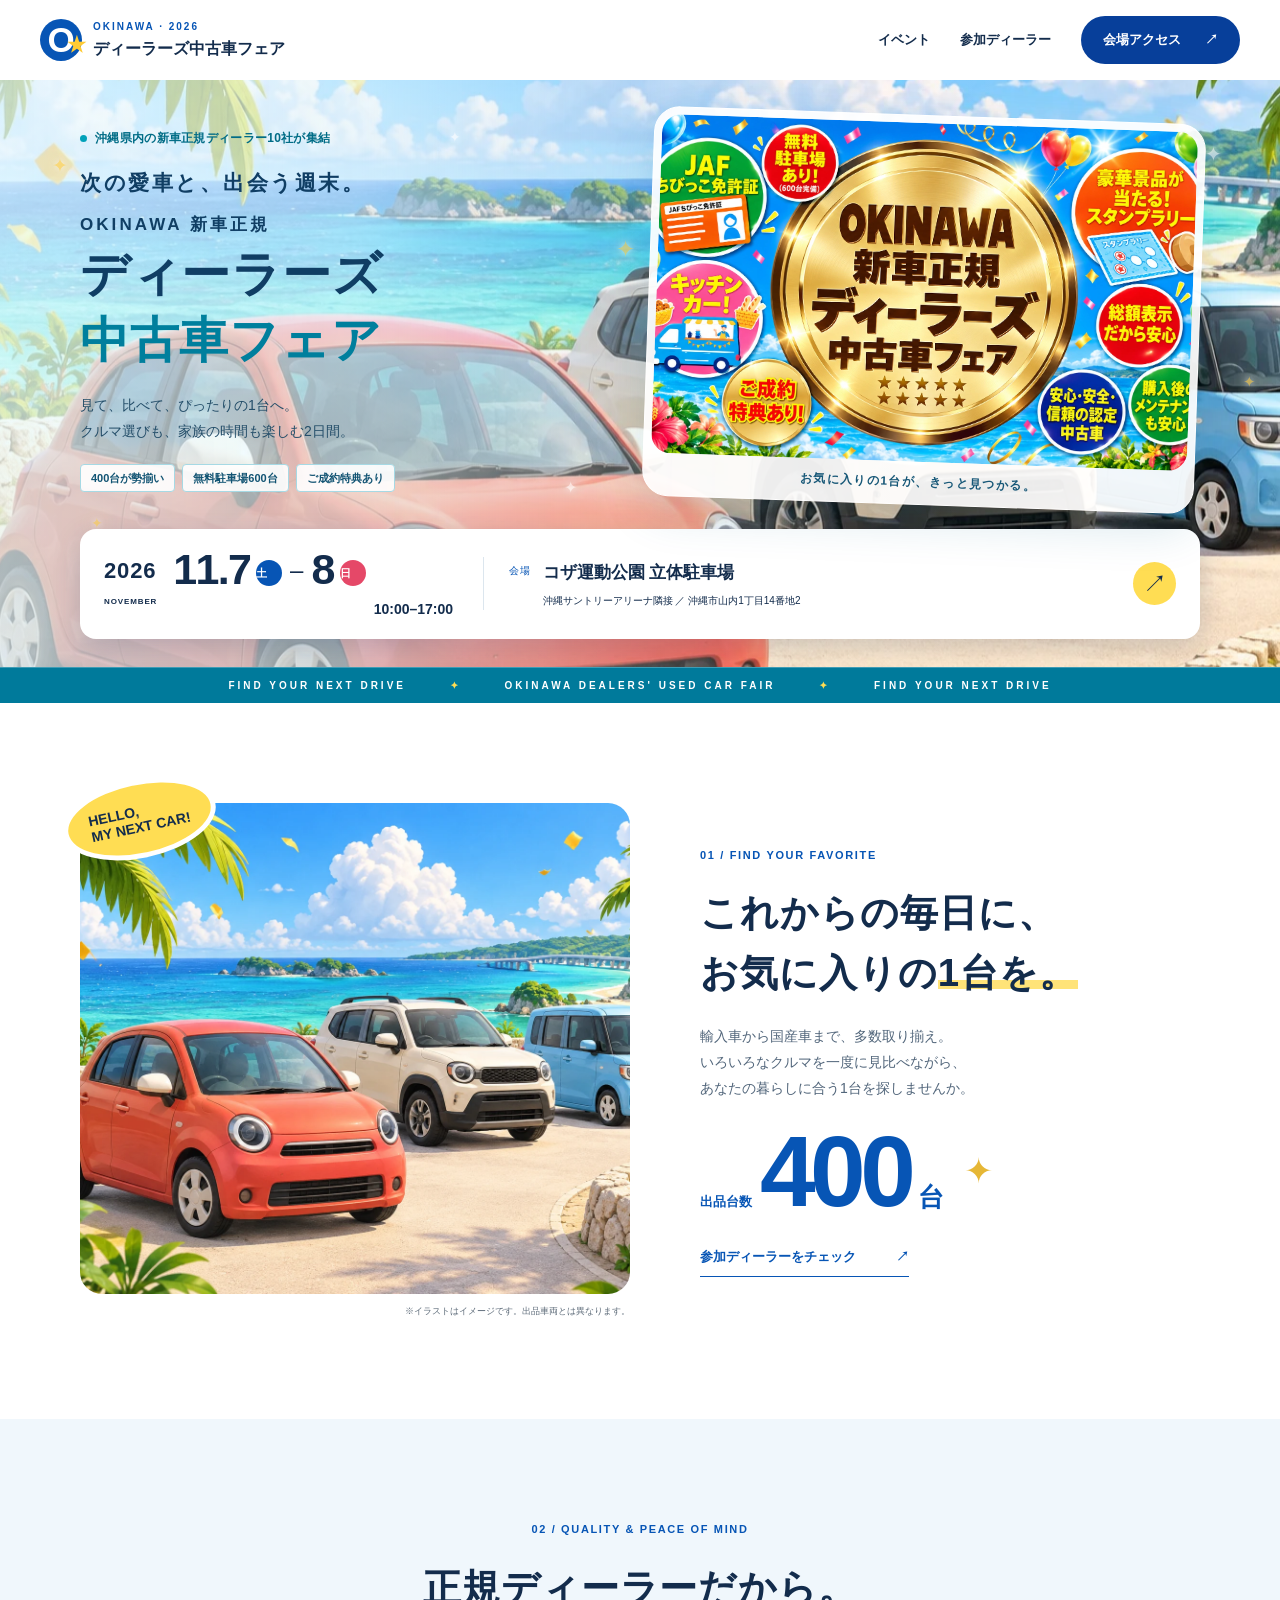
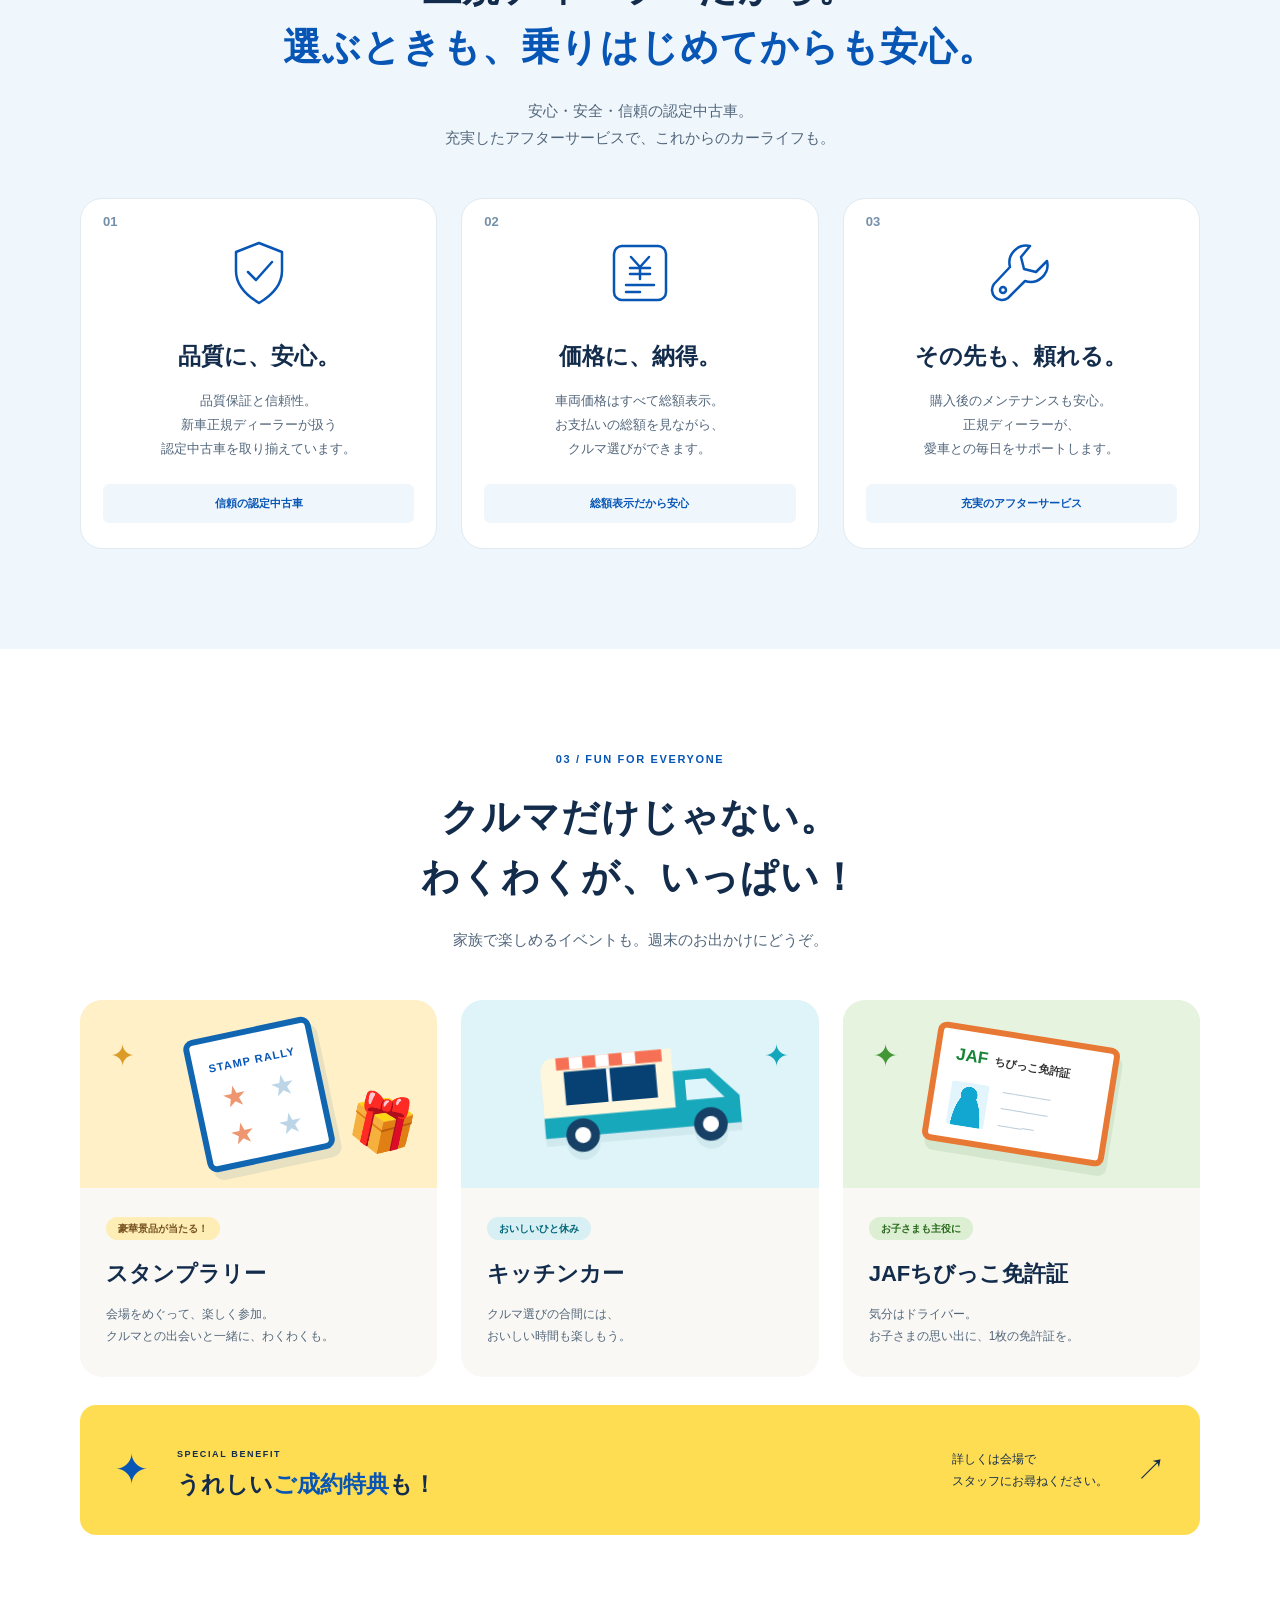
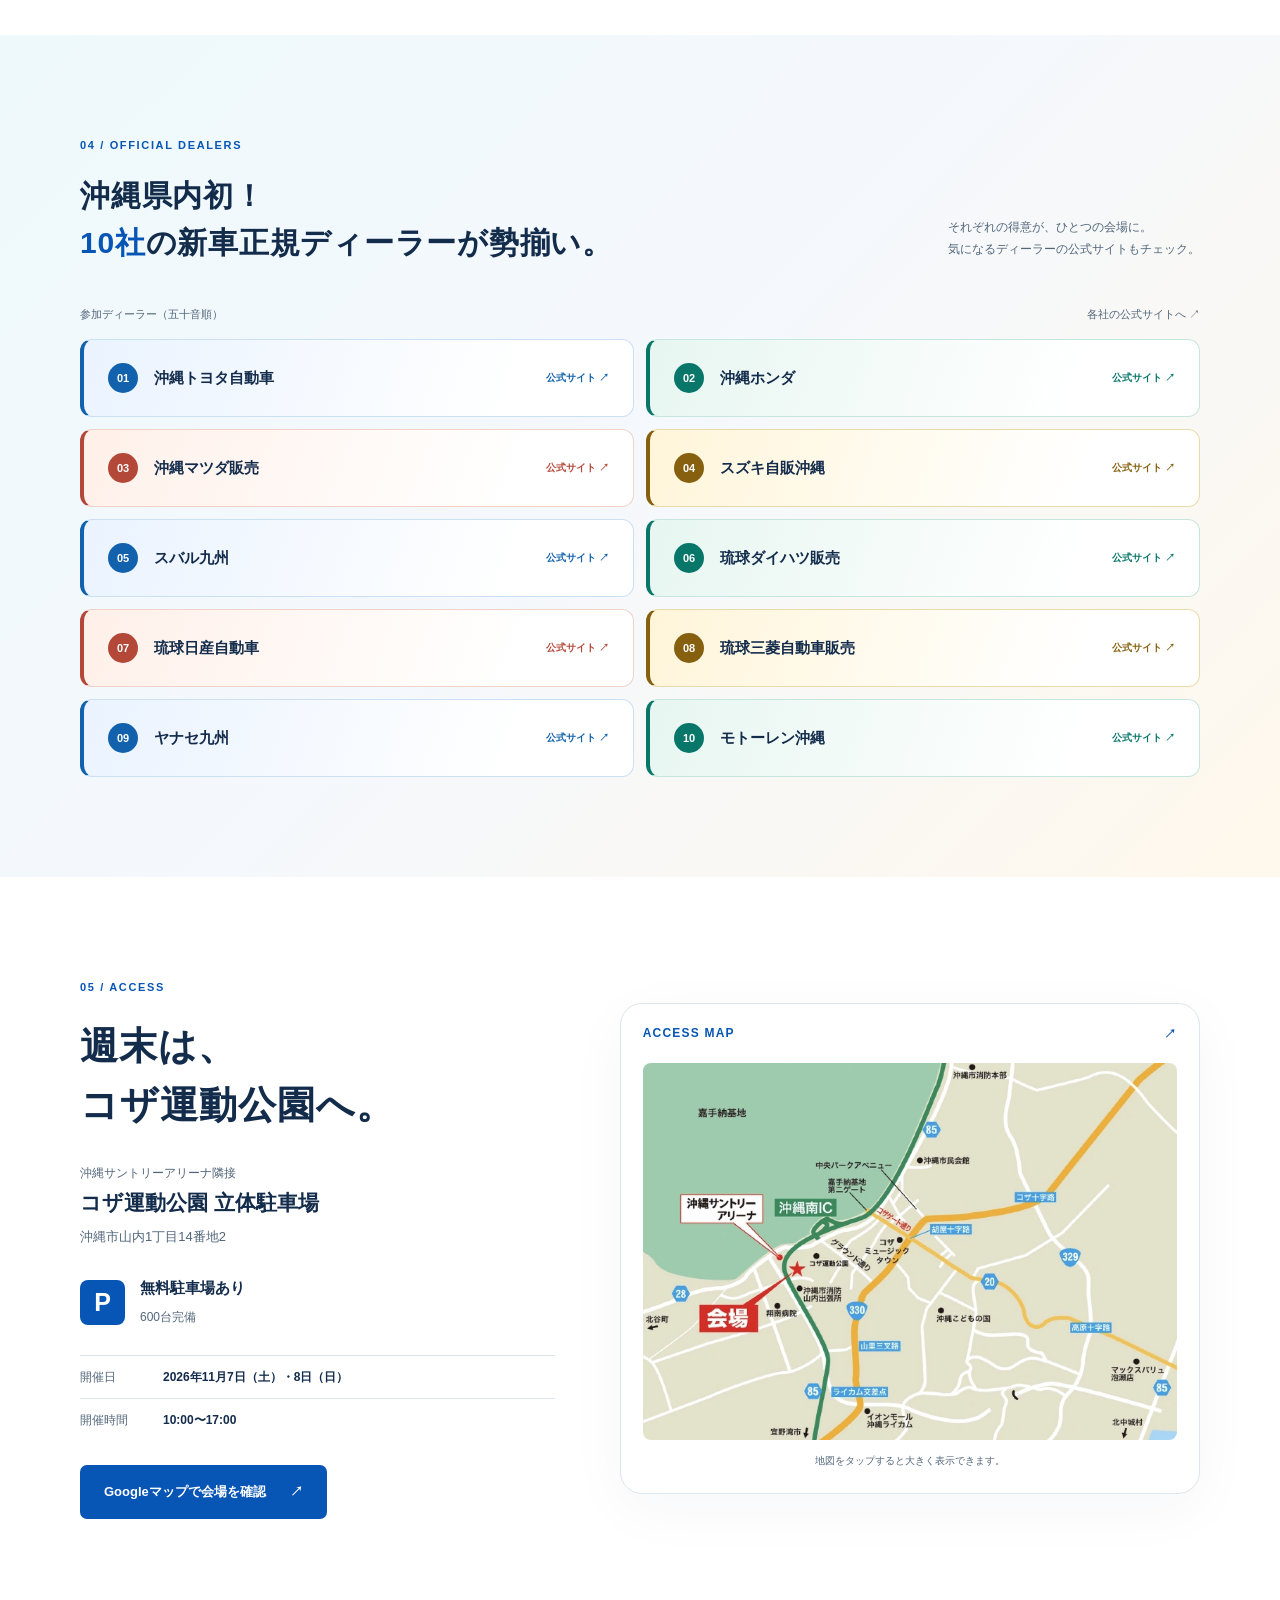
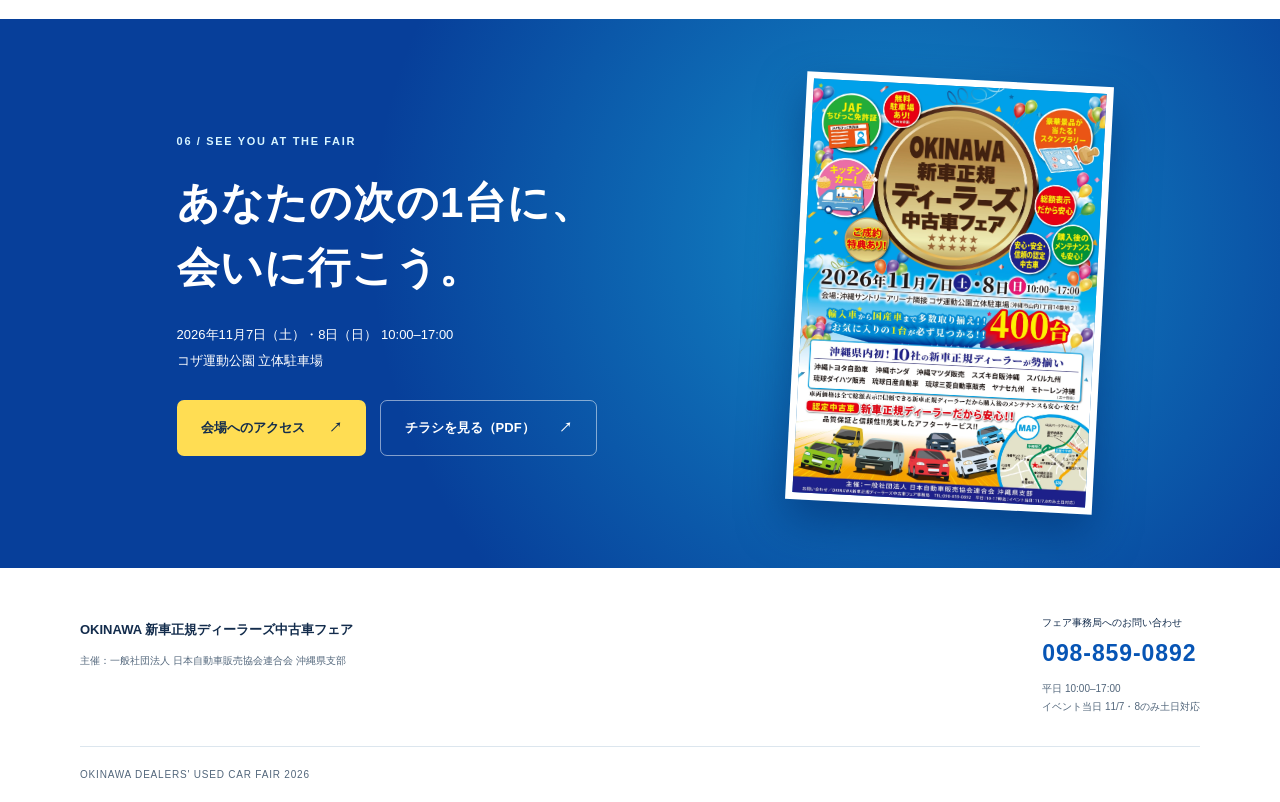
<file: index.html>
<!doctype html>
<html lang="ja">
<head>
  <meta charset="utf-8">
  <meta name="viewport" content="width=device-width, initial-scale=1">
  <title>OKINAWA 新車正規ディーラーズ中古車フェア｜2026年11月7日・8日</title>
  <meta name="description" content="沖縄県内10社の新車正規ディーラーが勢揃い。400台の中古車からお気に入りの1台を。2026年11月7日・8日、コザ運動公園立体駐車場で開催。無料駐車場600台完備。">
  <meta name="theme-color" content="#073f9a">
  <link rel="icon" href="./assets/favicon.svg" type="image/svg+xml">
  <link rel="stylesheet" href="./styles.css?v=mobilemedal12">
  <script src="./script.js?v=20261006-dealers10" defer></script>
  <link rel="stylesheet" href="./sp-preview.css?v=20261006-dealers10">
</head>
<body>
<svg xmlns="http://www.w3.org/2000/svg" width="0" height="0" style="position:absolute" aria-hidden="true"><symbol id="shield" viewBox="0 0 72 72"><path d="M36 6l23 9v19c0 16-13 26-23 32C26 60 13 50 13 34V15z"/><path d="M25 35l8 8 16-18"/></symbol><symbol id="price" viewBox="0 0 72 72"><rect x="10" y="9" width="52" height="54" rx="8"/><path d="M22 48h28M22 55h14M27 20l9 10 9-10M36 30v12M26 31h20M26 37h20"/></symbol><symbol id="tools" viewBox="0 0 72 72"><path d="M45 9a17 17 0 0 0-20 21L9 47a10 10 0 0 0 14 14l17-17A17 17 0 0 0 62 24L51 35l-12-3-3-12z"/><circle cx="18" cy="53" r="3"/></symbol></svg>
  <a class="skip-link" href="#main">本文へ移動</a>
  <header class="header">
    <a class="brand" href="#top" aria-label="OKINAWA ディーラーズ中古車フェア トップ"><span class="brand-mark" aria-hidden="true">O<span>★</span></span><span><small>OKINAWA · 2026</small>ディーラーズ中古車フェア</span></a>
    <nav aria-label="メインナビゲーション"><a href="#fun">イベント</a><a href="#dealers">参加ディーラー</a><a class="nav-access" href="#access">会場アクセス <span aria-hidden="true">↗</span></a></nav>
  </header>
  <main id="main">
    <section class="hero" id="top" aria-labelledby="hero-title">
      <div class="hero-scenery" aria-hidden="true"></div>
      <div class="hero-sparkles" aria-hidden="true"><span style="--x:4%;--y:12%;--size:22px;--delay:-0.00s">✦</span><span style="--x:35%;--y:8%;--size:16px;--delay:-0.31s">✦</span><span style="--x:48%;--y:25%;--size:27px;--delay:-0.62s">✦</span><span style="--x:94%;--y:10%;--size:24px;--delay:-0.93s">✦</span><span style="--x:97%;--y:47%;--size:18px;--delay:-1.24s">✦</span><span style="--x:44%;--y:64%;--size:19px;--delay:-1.55s">✦</span><span style="--x:7%;--y:70%;--size:16px;--delay:-1.86s">✦</span><span style="--x:54%;--y:7%;--size:12px;--delay:-2.17s">✦</span><span style="--x:73%;--y:73%;--size:14px;--delay:-2.48s">✦</span><span style="--x:29%;--y:76%;--size:13px;--delay:-2.79s">✦</span></div>
      <div class="hero-inner container">
        <div class="sp-hero-visual"><img src="./assets/hero-sp.webp" alt="" width="1024" height="1536" fetchpriority="high"><small>※車両・風景はイメージです。</small></div>
        <div class="hero-copy">
          <p class="eyebrow light"><span></span> 沖縄県内の新車正規ディーラー10社が集結</p>
          <p class="hero-kicker">次の愛車と、出会う週末。</p>
          <h1 id="hero-title"><span>OKINAWA 新車正規</span>ディーラーズ<br><em>中古車フェア</em></h1>
          <p class="hero-lead">見て、比べて、ぴったりの1台へ。<br>クルマ選びも、家族の時間も楽しむ2日間。</p>
          <div class="hero-tags"><span>400台が勢揃い</span><span>無料駐車場600台</span><span>ご成約特典あり</span></div>
        </div>
        <div class="hero-art"><picture><source media="(max-width: 760px)" srcset="./assets/hero-medal-upgraded.webp" width="1672" height="941"><img src="./assets/hero-flyer.webp" alt="金色のメダルを囲むバルーン。JAFちびっこ免許証、キッチンカー、スタンプラリーも楽しめる中古車フェア" width="1489" height="943" fetchpriority="high"></picture><span class="art-caption">お気に入りの1台が、きっと見つかる。</span></div>
        <div class="event-bar">
          <div class="event-date"><span class="date-year">2026<br><small>NOVEMBER</small></span><div><time datetime="2026-11-07">11.7<span class="day saturday">土</span></time><span class="date-separator">–</span><time datetime="2026-11-08">8<span class="day sunday">日</span></time><span class="time">10:00–17:00</span></div></div>
          <div class="event-place"><span class="label">会場</span><div><strong>コザ運動公園 立体駐車場</strong><small>沖縄サントリーアリーナ隣接 ／ 沖縄市山内1丁目14番地2</small></div></div>
          <a class="round-arrow" href="#access" aria-label="会場へのアクセスを見る">↗</a>
        </div>
      </div>
      <div class="hero-bottom" aria-hidden="true">FIND YOUR NEXT DRIVE <span>✦</span> OKINAWA DEALERS' USED CAR FAIR <span>✦</span> FIND YOUR NEXT DRIVE</div>
    </section>

    <section class="section selection container" aria-labelledby="selection-title">
      <div class="selection-photo"><img src="./assets/okinawa-drive.webp" alt="沖縄の青い海を背景に並ぶ、赤・白・青の車のイメージイラスト" width="1536" height="1024" loading="lazy"><span class="photo-note">※イラストはイメージです。出品車両とは異なります。</span><div class="photo-sticker">HELLO,<br>MY NEXT CAR!</div></div>
      <div class="selection-copy"><p class="eyebrow">01 / FIND YOUR FAVORITE</p><h2 id="selection-title">これからの毎日に、<br>お気に入りの<span class="underline">1台を。</span></h2><p>輸入車から国産車まで、多数取り揃え。<br>いろいろなクルマを一度に見比べながら、<br class="desktop-only">あなたの暮らしに合う1台を探しませんか。</p><div class="big-number"><span>出品台数</span><strong>400</strong><b>台</b><span class="number-star" aria-hidden="true">✦</span></div><a class="text-link" href="#dealers">参加ディーラーをチェック <span aria-hidden="true">↗</span></a></div>
    </section>

    <section class="section trust" id="quality" aria-labelledby="trust-title"><div class="container">
      <div class="section-heading"><p class="eyebrow">02 / QUALITY & PEACE OF MIND</p><h2 id="trust-title">正規ディーラーだから。<br><span class="blue">選ぶときも、乗りはじめてからも安心。</span></h2><p>安心・安全・信頼の認定中古車。<br>充実したアフターサービスで、これからのカーライフも。</p></div>
      <div class="trust-grid">
        <article class="trust-card"><span class="card-number">01</span><svg class="line-icon" aria-hidden="true"><use href="#shield"/></svg><h3>品質に、安心。</h3><p>品質保証と信頼性。<br>新車正規ディーラーが扱う<br>認定中古車を取り揃えています。</p><span class="card-tag">信頼の認定中古車</span></article>
        <article class="trust-card"><span class="card-number">02</span><svg class="line-icon" aria-hidden="true"><use href="#price"/></svg><h3>価格に、納得。</h3><p>車両価格はすべて総額表示。<br>お支払いの総額を見ながら、<br>クルマ選びができます。</p><span class="card-tag">総額表示だから安心</span></article>
        <article class="trust-card"><span class="card-number">03</span><svg class="line-icon" aria-hidden="true"><use href="#tools"/></svg><h3>その先も、頼れる。</h3><p>購入後のメンテナンスも安心。<br>正規ディーラーが、<br>愛車との毎日をサポートします。</p><span class="card-tag">充実のアフターサービス</span></article>
      </div>
    </div></section>

    <section class="section fun container" id="fun" aria-labelledby="fun-title"><div class="section-heading"><p class="eyebrow">03 / FUN FOR EVERYONE</p><h2 id="fun-title">クルマだけじゃない。<br>わくわくが、いっぱい！</h2><p>家族で楽しめるイベントも。週末のお出かけにどうぞ。</p></div>
      <div class="fun-grid">
        <article class="fun-card stamp"><div class="fun-art" aria-hidden="true"><div class="stamp-sheet"><span>STAMP RALLY</span><div>★<i>★</i>★<i>★</i></div></div><span class="spark">✦</span><span class="gift-box">🎁</span></div><div class="fun-content"><span class="pill">豪華景品が当たる！</span><h3>スタンプラリー</h3><p>会場をめぐって、楽しく参加。<br>クルマとの出会いと一緒に、わくわくも。</p></div></article>
        <article class="fun-card food"><div class="fun-art" aria-hidden="true"><svg class="truck" viewBox="0 0 260 145"><path fill="#fff7dd" d="M30 24h139v77H20V41a17 17 0 0 1 10-17"/><path fill="#18a8bc" d="M169 50h42l31 33v31H20V91h149z"/><path fill="#dff5fc" d="M182 61h23l20 23h-43z"/><path fill="#074174" d="M46 40h104v38H46z"/><path fill="#fff" d="M94 40h4v38h-4z"/><path fill="#f67055" d="M38 24h120v14H38z"/><path fill="#fff" d="M53 24h15v14H53zm30 0h15v14H83zm30 0h15v14h-15z"/><circle cx="62" cy="113" r="19" fill="#164065"/><circle cx="62" cy="113" r="9" fill="#fff"/><circle cx="207" cy="113" r="19" fill="#164065"/><circle cx="207" cy="113" r="9" fill="#fff"/></svg><span class="spark">✦</span></div><div class="fun-content"><span class="pill">おいしいひと休み</span><h3>キッチンカー</h3><p>クルマ選びの合間には、<br>おいしい時間も楽しもう。</p></div></article>
        <article class="fun-card kids"><div class="fun-art" aria-hidden="true"><div class="license"><b>JAF</b><span>ちびっこ免許証</span><div><i></i><span>━━━━<br>━━━━<br>━━━</span></div></div><span class="spark">✦</span></div><div class="fun-content"><span class="pill">お子さまも主役に</span><h3>JAFちびっこ免許証</h3><p>気分はドライバー。<br>お子さまの思い出に、1枚の免許証を。</p></div></article>
      </div>
      <div class="benefit"><span class="benefit-icon" aria-hidden="true">✦</span><div><small>SPECIAL BENEFIT</small><h3>うれしい<span>ご成約特典</span>も！</h3></div><p>詳しくは会場で<br>スタッフにお尋ねください。</p><span aria-hidden="true">↗</span></div>
    </section>

    <section class="section dealers" id="dealers" aria-labelledby="dealers-title"><div class="container"><div class="dealer-heading"><div><p class="eyebrow">04 / OFFICIAL DEALERS</p><h2 id="dealers-title">沖縄県内初！<br><span class="blue">10社</span>の新車正規ディーラーが勢揃い。</h2></div><p>それぞれの得意が、ひとつの会場に。<br>気になるディーラーの公式サイトもチェック。</p></div><p class="small-label">参加ディーラー（五十音順）<span>各社の公式サイトへ ↗</span></p>
      <div class="dealer-grid">
        <a href="https://www.okinawa-toyota.co.jp/" rel="noopener noreferrer"><span class="dealer-no">01</span><strong>沖縄トヨタ自動車</strong><span class="dealer-link">公式サイト ↗</span></a>
        <a href="https://www.okinawa-honda.com/" rel="noopener noreferrer"><span class="dealer-no">02</span><strong>沖縄ホンダ</strong><span class="dealer-link">公式サイト ↗</span></a>
        <a href="https://okinawa-mazda.jp/" rel="noopener noreferrer"><span class="dealer-no">03</span><strong>沖縄マツダ販売</strong><span class="dealer-link">公式サイト ↗</span></a>
        <a href="https://www.suzuki.co.jp/dealer/sj-okinawa/" rel="noopener noreferrer"><span class="dealer-no">04</span><strong>スズキ自販沖縄</strong><span class="dealer-link">公式サイト ↗</span></a>
        <a href="https://kyushu-subaru.jp/okinawa/" rel="noopener noreferrer"><span class="dealer-no">05</span><strong>スバル九州</strong><span class="dealer-link">公式サイト ↗</span></a>
        <a href="https://www.ryukyu-daihatsu.co.jp/" rel="noopener noreferrer"><span class="dealer-no">06</span><strong>琉球ダイハツ販売</strong><span class="dealer-link">公式サイト ↗</span></a>
        <a href="https://ni-ryukyu.nissan-dealer.jp/top.html" rel="noopener noreferrer"><span class="dealer-no">07</span><strong>琉球日産自動車</strong><span class="dealer-link">公式サイト ↗</span></a>
        <a href="https://www.ryukyu-mitsubishi.co.jp/" rel="noopener noreferrer"><span class="dealer-no">08</span><strong>琉球三菱自動車販売</strong><span class="dealer-link">公式サイト ↗</span></a>
        <a href="https://www.yanase.co.jp/mercedes-benz/store/011401/info/" rel="noopener noreferrer"><span class="dealer-no">09</span><strong>ヤナセ九州</strong><span class="dealer-link">公式サイト ↗</span></a>
        <a href="https://okinawa.bmw.jp/ja" rel="noopener noreferrer"><span class="dealer-no">10</span><strong>モトーレン沖縄</strong><span class="dealer-link">公式サイト ↗</span></a>
      </div>
    </div></section>

    <section class="section access container" id="access" aria-labelledby="access-title"><div class="access-copy"><p class="eyebrow">05 / ACCESS</p><h2 id="access-title">週末は、<br>コザ運動公園へ。</h2><p class="access-sub">沖縄サントリーアリーナ隣接</p><h3>コザ運動公園 立体駐車場</h3><p>沖縄市山内1丁目14番地2</p><div class="parking"><span aria-hidden="true">P</span><div><strong>無料駐車場あり</strong><small>600台完備</small></div></div><dl class="access-details"><div><dt>開催日</dt><dd>2026年11月7日（土）・8日（日）</dd></div><div><dt>開催時間</dt><dd>10:00〜17:00</dd></div></dl><a class="button blue-button" href="https://www.google.com/maps/search/?api=1&amp;query=コザ運動公園立体駐車場" rel="noopener noreferrer">Googleマップで会場を確認 <span aria-hidden="true">↗</span></a></div><div class="map-panel"><span class="map-heading">ACCESS MAP <span aria-hidden="true">↗</span></span><p class="pinch-hint">指2本で広げて（ピンチアウトして）ご覧ください。</p><a href="./assets/access-map.webp" rel="noopener" aria-label="アクセス地図を大きく表示"><img src="./assets/access-map.webp" alt="沖縄南ICの南側、沖縄サントリーアリーナ隣接のコザ運動公園が会場。周辺にはコザ十字路、胡屋十字路、国道330号があります。" width="759" height="536" loading="lazy"></a><span class="map-note">地図をタップすると大きく表示できます。</span></div></section>

    <section class="visit" id="visit" aria-labelledby="visit-title"><div class="container visit-inner"><div><p class="eyebrow light">06 / SEE YOU AT THE FAIR</p><h2 id="visit-title">あなたの次の1台に、<br>会いに行こう。</h2><p>2026年11月7日（土）・8日（日） 10:00–17:00<br>コザ運動公園 立体駐車場</p><div class="visit-buttons"><a class="button yellow-button" href="#access">会場へのアクセス <span aria-hidden="true">↗</span></a><a class="button outline-button" href="./assets/flyer.pdf" rel="noopener">チラシを見る（PDF） <span aria-hidden="true">↗</span></a></div></div><a class="flyer-preview" href="./assets/flyer.pdf" rel="noopener" aria-label="イベントのチラシPDFを開く"><img src="./assets/flyer.webp" alt="OKINAWA新車正規ディーラーズ中古車フェアのチラシ" width="1489" height="2106" loading="lazy"></a></div></section>
  </main>
  <footer class="footer container"><div><strong>OKINAWA 新車正規ディーラーズ中古車フェア</strong><p>主催：一般社団法人 日本自動車販売協会連合会 沖縄県支部</p></div><div class="contact"><small>フェア事務局へのお問い合わせ</small><a href="tel:0988590892">098-859-0892</a><p>平日 10:00–17:00<br>イベント当日 11/7・8のみ土日対応</p></div><p class="copyright">OKINAWA DEALERS' USED CAR FAIR 2026</p></footer>
  <div class="mobile-cta"><span>11/7<span class="sat-text">土</span>・8<span class="sun-text">日</span><small>10:00–17:00</small></span><a href="#access">会場アクセス <span aria-hidden="true">↗</span></a></div>
</body>
</html>
</file>
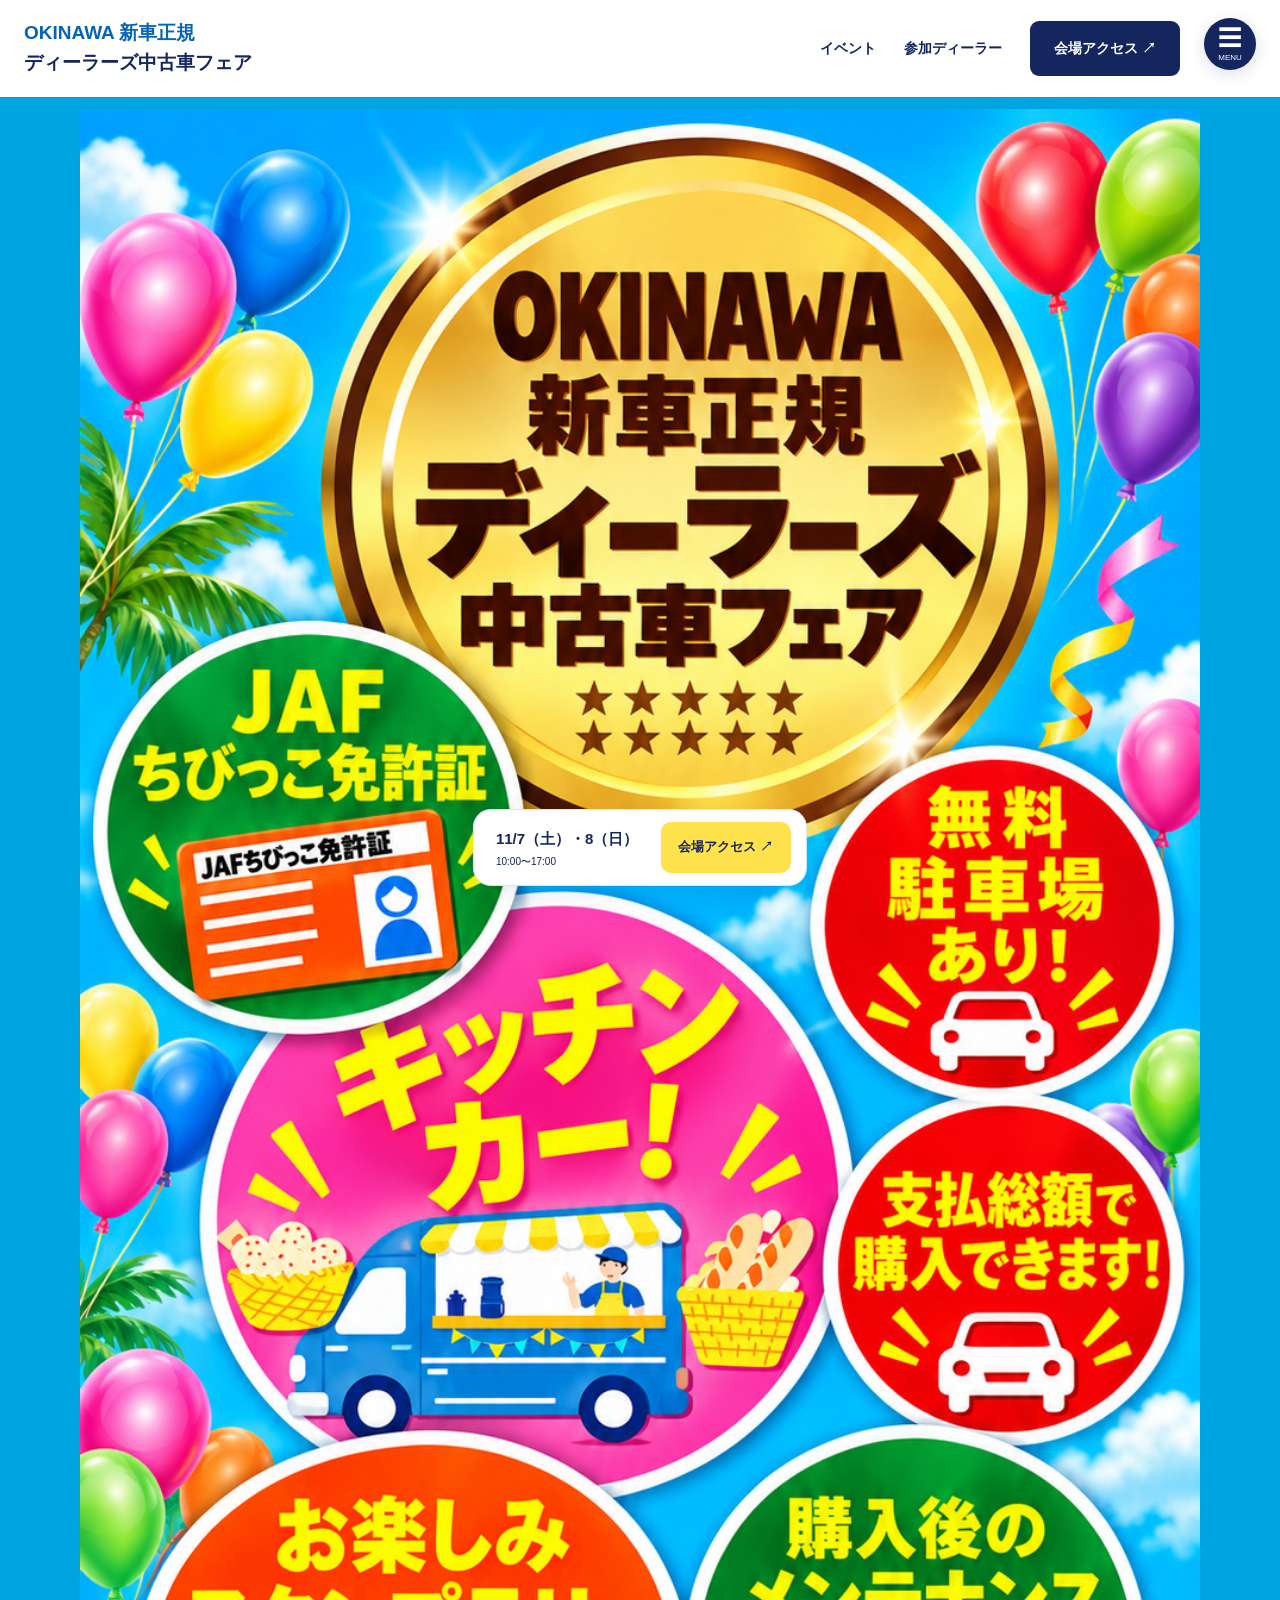
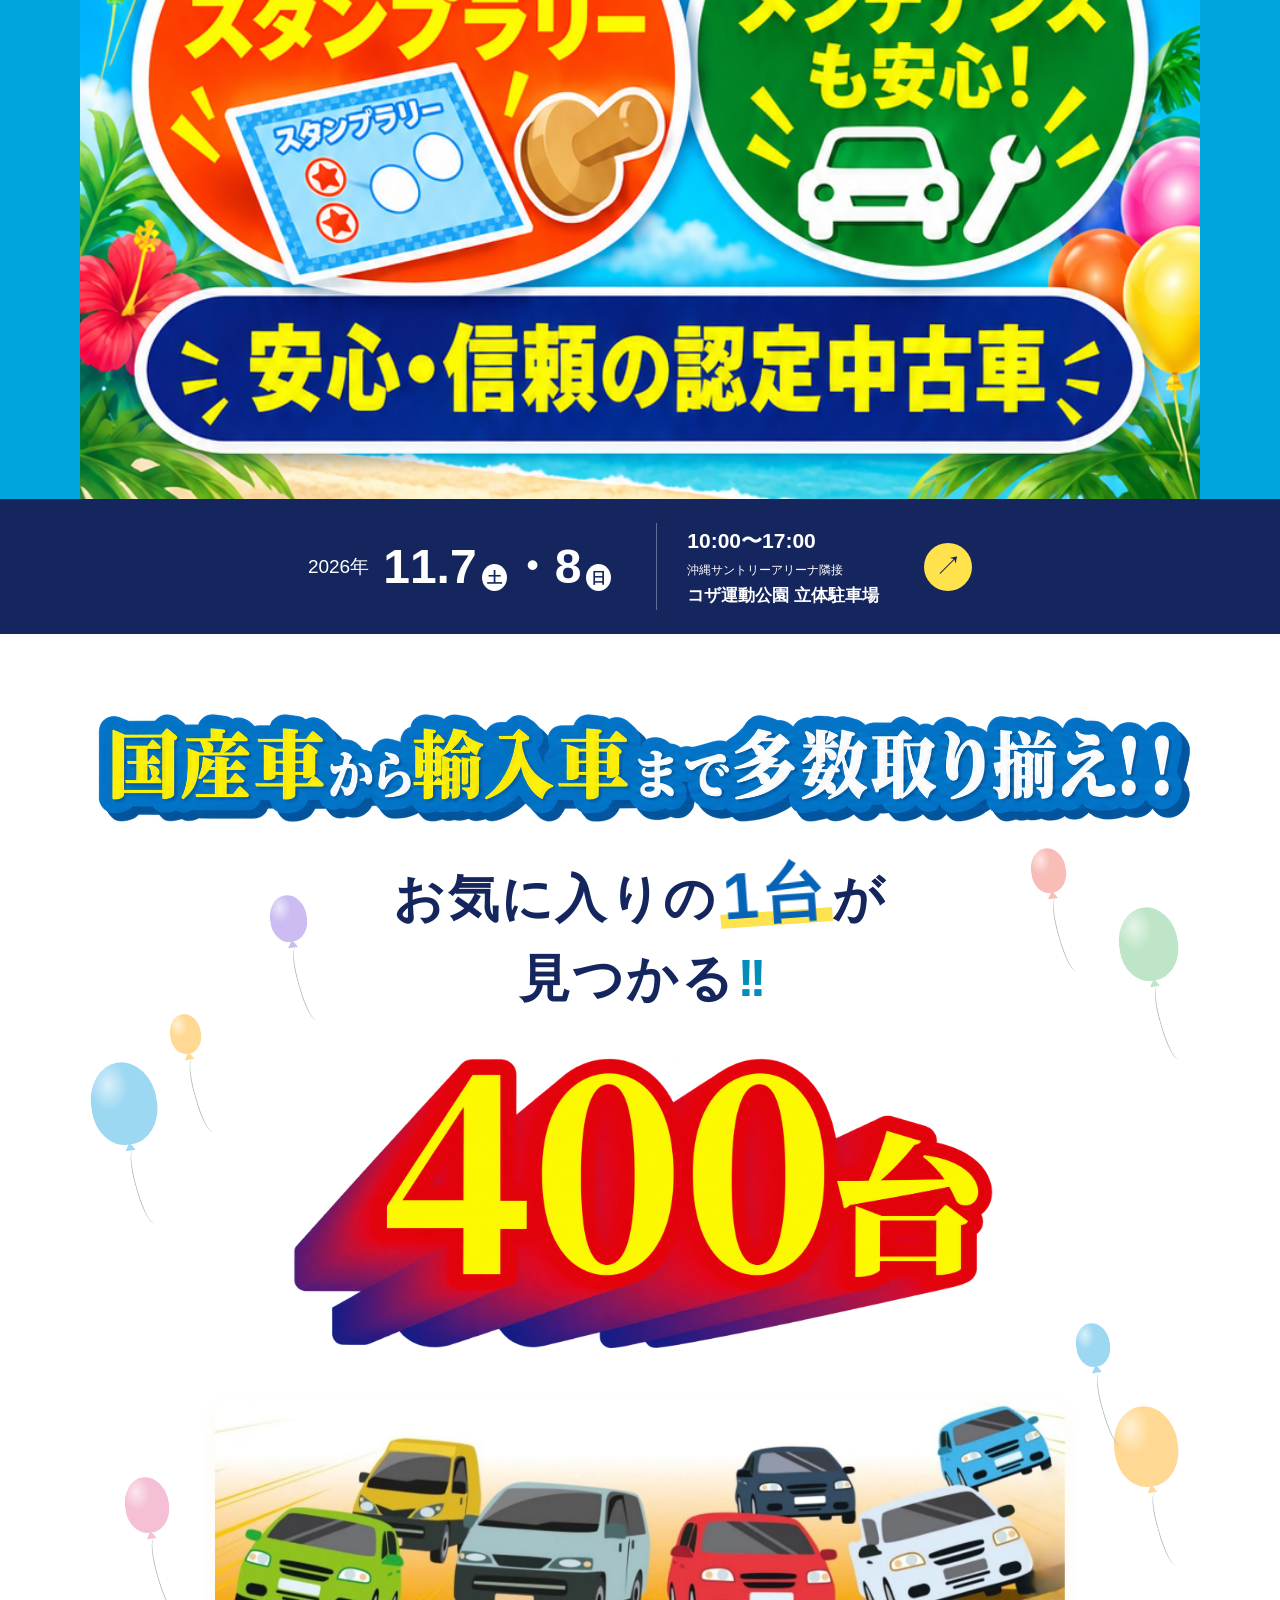
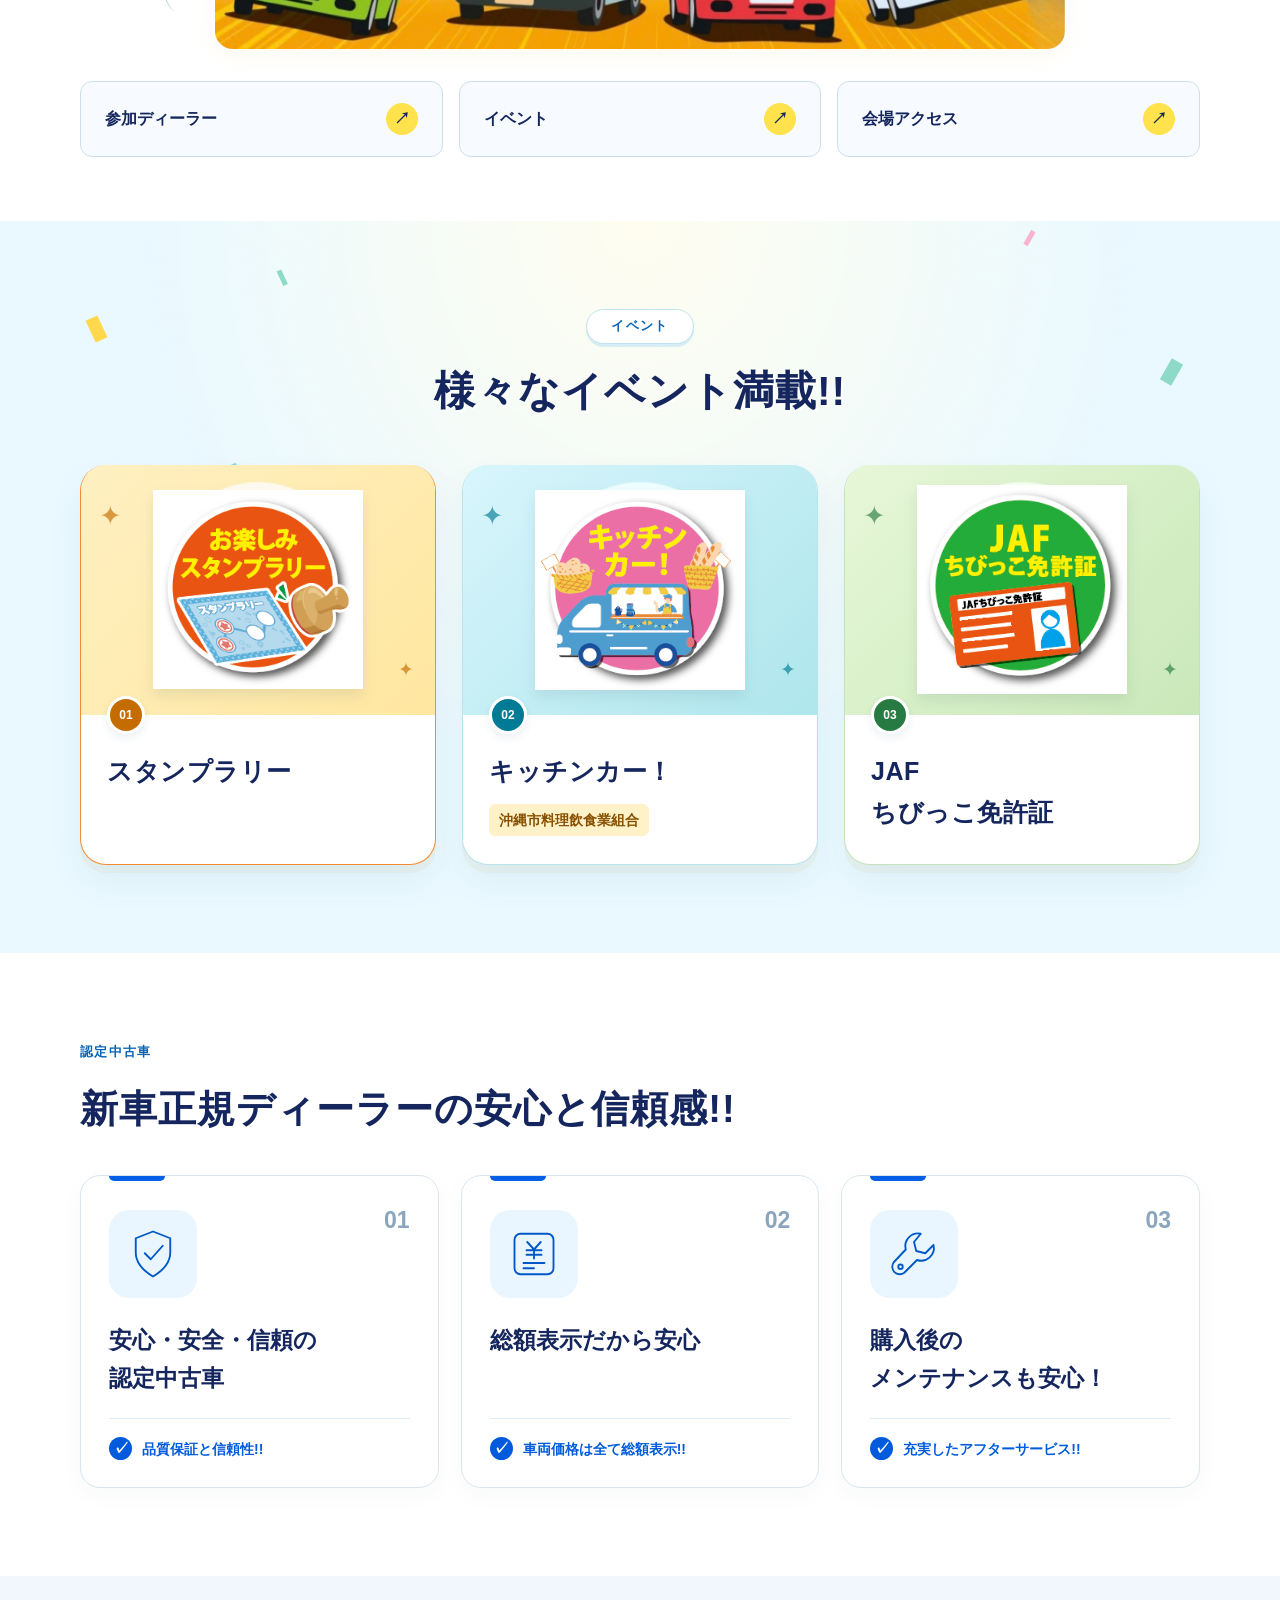
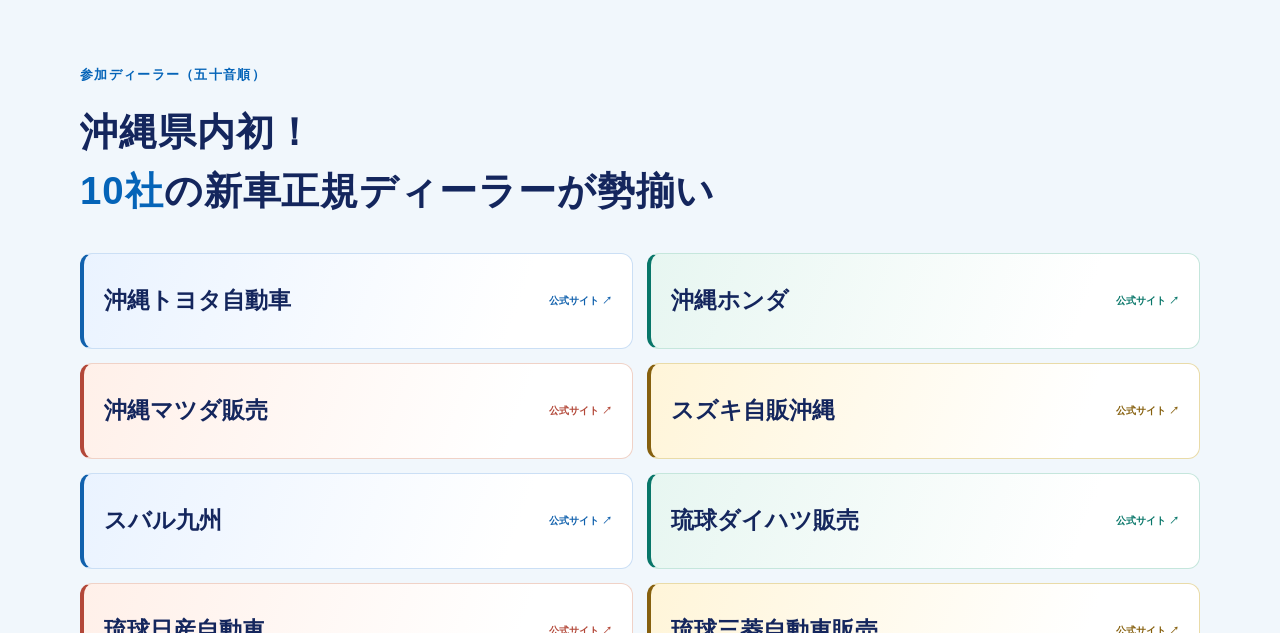
<file: revision-20261009/index.html>
<!doctype html>
<html lang="ja"><head><meta charset="utf-8"><meta name="viewport" content="width=device-width,initial-scale=1"><title>OKINAWA 新車正規ディーラーズ中古車フェア｜2026年11月7日・8日</title><meta name="description" content="沖縄県内初！10社の新車正規ディーラーが勢揃い。2026年11月7日・8日、コザ運動公園立体駐車場。400台、無料駐車場260台完備。"><link rel="icon" href="./assets/favicon.svg"><link rel="stylesheet" href="./flyer-lp.css"><script src="./premium-nav.js" defer></script><script src="./flyer-motion.js?v=14" defer></script><link rel="stylesheet" href="./revision.css?v=14"></head>
<body><svg xmlns="http://www.w3.org/2000/svg" width="0" height="0" style="position:absolute" aria-hidden="true"><symbol id="shield" viewBox="0 0 72 72"><path d="M36 6l23 9v19c0 16-13 26-23 32C26 60 13 50 13 34V15z"/><path d="M25 35l8 8 16-18"/></symbol><symbol id="price" viewBox="0 0 72 72"><rect x="10" y="9" width="52" height="54" rx="8"/><path d="M22 48h28M22 55h14M27 20l9 10 9-10M36 30v12M26 31h20M26 37h20"/></symbol><symbol id="tools" viewBox="0 0 72 72"><path d="M45 9a17 17 0 0 0-20 21L9 47a10 10 0 0 0 14 14l17-17A17 17 0 0 0 62 24L51 35l-12-3-3-12z"/><circle cx="18" cy="53" r="3"/></symbol></svg><a class="skip" href="#main">本文へ移動</a><header><a class="brand" href="#top"><small>OKINAWA 新車正規</small>ディーラーズ中古車フェア</a><nav aria-label="メインナビゲーション"><a href="#fun">イベント</a><a href="#dealers">参加ディーラー</a><a class="pill" href="#access">会場アクセス ↗</a></nav><button class="menu-toggle" aria-haspopup="dialog" aria-expanded="false" aria-controls="fair-menu"><span aria-hidden="true">☰</span><small>MENU</small></button></header>
<dialog id="fair-menu" aria-labelledby="menu-title"><div class="menu-head"><p id="menu-title">OKINAWA<br><strong>ディーラーズ中古車フェア</strong></p><button class="menu-close" aria-label="メニューを閉じる">×</button></div><img src="./assets/hero-flyer.jpg" alt=""><nav aria-label="フェア内メニュー"><a href="#top">トップ <span>↗</span></a><a href="#fun">イベント <span>↗</span></a><a href="#quality">認定中古車 <span>↗</span></a><a href="#dealers">参加ディーラー <span>↗</span></a><a href="#access">会場アクセス <span>↗</span></a><a href="./assets/flyer.pdf">チラシ <span>↗</span></a></nav><a class="button" href="./assets/flyer.pdf">チラシを見る（PDF） ↗</a><p>2026年11月7日（土）・8日（日）<br>10:00〜17:00</p></dialog>
<main id="main"><section class="hero" id="top"><h1 class="sr-only">OKINAWA 新車正規ディーラーズ中古車フェア</h1><picture><source media="(max-width:800px)" srcset="./assets/flyer-hero-sp.png" width="941" height="1672"><img class="hero-image" src="./assets/hero-flyer.jpg" alt="OKINAWA 新車正規ディーラーズ中古車フェア。JAFちびっこ免許証、キッチンカー、お楽しみスタンプラリー、支払総額で購入できます。" width="1489" height="943" fetchpriority="high"></picture><div class="date-band"><p><span>2026年</span><strong>11.7<small>土</small>・8<small>日</small></strong></p><div><b>10:00〜17:00</b><br>沖縄サントリーアリーナ隣接<br><strong>コザ運動公園 立体駐車場</strong></div><a href="#access" aria-label="会場アクセス">↗</a></div></section>
<section class="intro wrap"><div class="intro-balloons" aria-hidden="true"><i class="fair-balloon"></i><i class="fair-balloon"></i><i class="fair-balloon"></i><i class="fair-balloon"></i><i class="fair-balloon"></i><i class="fair-balloon"></i><i class="fair-balloon"></i><i class="fair-balloon"></i></div><p class="kicker stock-heading" data-text-motion="burst"><img src="./assets/stock-heading.png?v=16" width="2172" height="724" alt="国産車から輸入車まで多数取り揃え!!"></p><h2><span class="intro-line">お気に入りの<span class="one-car" data-text-motion="roll">1台</span>が</span><br><span class="intro-line">見つかる<span class="exclaim">!!</span></span></h2><div class="stock stock-art"><span class="stock-crop" data-text-motion="pop" role="img" aria-label="400台"><img src="./assets/400.png" alt="" width="1884" height="835"></span></div><div class="flyer-cars" role="button" tabindex="0" aria-label="車のイラストのアニメーションを再生"><img src="./assets/7cars.jpg" width="1874" height="552" alt="チラシに掲載された色とりどりの車のイラスト"></div><div class="shortcuts"><a href="#dealers">参加ディーラー <span>↗</span></a><a href="#fun">イベント <span>↗</span></a><a href="#access">会場アクセス <span>↗</span></a></div></section>
<section class="events section" id="fun"><div class="wrap"><p class="section-label">イベント</p><h2>様々なイベント満載!!</h2><div class="event-grid"><article><div class="event-art stamp" aria-hidden="true"><img src="./assets/stamp.png" alt=""></div><span class="event-no">01</span><h3>スタンプラリー</h3></article><article><div class="event-art food" aria-hidden="true"><img src="./assets/kitchen.png" alt=""></div><span class="event-no">02</span><h3>キッチンカー！</h3><p>沖縄市料理飲食業組合</p></article><article><div class="event-art jaf" aria-hidden="true"><img src="./assets/jaf.png" alt=""></div><span class="event-no">03</span><h3>JAF<br>ちびっこ免許証</h3></article></div>
		<!--<div class="benefit"><span data-text-motion="bounce">ご成約特典あり！</span></div>--></div></section>
<section class="section wrap" id="quality"><p class="section-label">認定中古車</p><h2>新車正規ディーラーの安心と信頼感!!</h2><div class="trust-grid"><article><span class="trust-number">01</span><svg class="trust-icon" aria-hidden="true"><use href="#shield"/></svg><h3>安心・安全・信頼の<br>認定中古車</h3><p>品質保証と信頼性!!</p></article><article><span class="trust-number">02</span><svg class="trust-icon" aria-hidden="true"><use href="#price"/></svg><h3>総額表示だから安心</h3><p>車両価格は全て総額表示!!</p></article><article><span class="trust-number">03</span><svg class="trust-icon" aria-hidden="true"><use href="#tools"/></svg><h3>購入後の<br>メンテナンスも安心！</h3><p>充実したアフターサービス!!</p></article></div></section>
<section class="section dealers" id="dealers"><div class="wrap"><p class="section-label">参加ディーラー（五十音順）</p><h2><span data-text-motion="type">沖縄県内初！</span><br><em>10社</em>の<span data-text-motion="block">新車正規ディーラー</span>が勢揃い</h2><div class="dealer-grid">
        <a href="https://www.okinawa-toyota.co.jp/" rel="noopener noreferrer"><strong>沖縄トヨタ自動車</strong><span class="dealer-link">公式サイト ↗</span></a>
        <a href="https://www.okinawa-honda.com/" rel="noopener noreferrer"><strong>沖縄ホンダ</strong><span class="dealer-link">公式サイト ↗</span></a>
        <a href="https://okinawa-mazda.jp/" rel="noopener noreferrer"><strong>沖縄マツダ販売</strong><span class="dealer-link">公式サイト ↗</span></a>
        <a href="https://www.suzuki.co.jp/dealer/sj-okinawa/" rel="noopener noreferrer"><strong>スズキ自販沖縄</strong><span class="dealer-link">公式サイト ↗</span></a>
        <a href="https://kyushu-subaru.jp/okinawa/" rel="noopener noreferrer"><strong>スバル九州</strong><span class="dealer-link">公式サイト ↗</span></a>
        <a href="https://www.ryukyu-daihatsu.co.jp/" rel="noopener noreferrer"><strong>琉球ダイハツ販売</strong><span class="dealer-link">公式サイト ↗</span></a>
        <a href="https://ni-ryukyu.nissan-dealer.jp/top.html" rel="noopener noreferrer"><strong>琉球日産自動車</strong><span class="dealer-link">公式サイト ↗</span></a>
        <a href="https://www.ryukyu-mitsubishi.co.jp/" rel="noopener noreferrer"><strong>琉球三菱自動車販売</strong><span class="dealer-link">公式サイト ↗</span></a>
        <a href="https://www.yanase.co.jp/mercedes-benz/store/011401/" rel="noopener noreferrer"><strong>ヤナセ九州</strong><span class="dealer-link">公式サイト ↗</span></a>
        <a href="https://okinawa.bmw.jp/ja" rel="noopener noreferrer"><strong>モトーレン沖縄</strong><span class="dealer-link">公式サイト ↗</span></a>
      </div></div></section>
<section class="section wrap access" id="access"><div><p class="section-label">会場</p><h2>コザ運動公園<br>立体駐車場</h2><p>沖縄サントリーアリーナ隣接<br>沖縄市山内1丁目14番地2</p><div class="parking">無料駐車場あり！<strong><span data-text-motion="pop">260</span><small>台完備</small></strong></div><p>2026年11月7日（土）・8日（日）<br><b>10:00〜17:00</b></p><a class="button" href="https://maps.app.goo.gl/4VG3jn9uLN3oYCYA8">Googleマップで確認 ↗</a></div><figure><a href="./assets/access-map-client.jpg"><img src="./assets/access-map-client.jpg" width="1818" height="1282" loading="lazy" alt="会場案内図。沖縄南ICの南側、沖縄サントリーアリーナ隣接のコザ運動公園。"></a><figcaption>地図をタップすると大きく表示できます。</figcaption></figure></section>
		<!--
<section class="section flyer-section" id="flyer"><div class="wrap flyer-layout"><div><p class="section-label">チラシ</p><h2><span data-text-motion="up">OKINAWA</span><br>新車正規ディーラーズ<br>中古車フェア</h2><p>2026年11月7日（土）・8日（日）<br>10:00〜17:00</p><a class="button" href="">チラシを見る（PDF） ↗</a></div><a href=""><img src="" width="1489" height="2105" loading="lazy" alt="中古車フェアのチラシ全体"></a></div></section>
-->
</main>
<footer class="wrap"><p>主催：一般社団法人 日本自動車販売協会連合会 沖縄県支部</p><p>お問い合わせ／OKINAWA新車正規ディーラーズ中古車フェア事務局</p><a href="tel:0988590892">098-859-0892</a><p>平日 10:00〜17:00<br>イベント当日：11/7・8のみ土日対応</p></footer><aside class="floating" aria-label="開催日時と会場アクセス"><div><b>11/7（土）・8（日）</b><small>10:00〜17:00</small></div><a href="#access">会場アクセス ↗</a></aside></body></html>
</file>
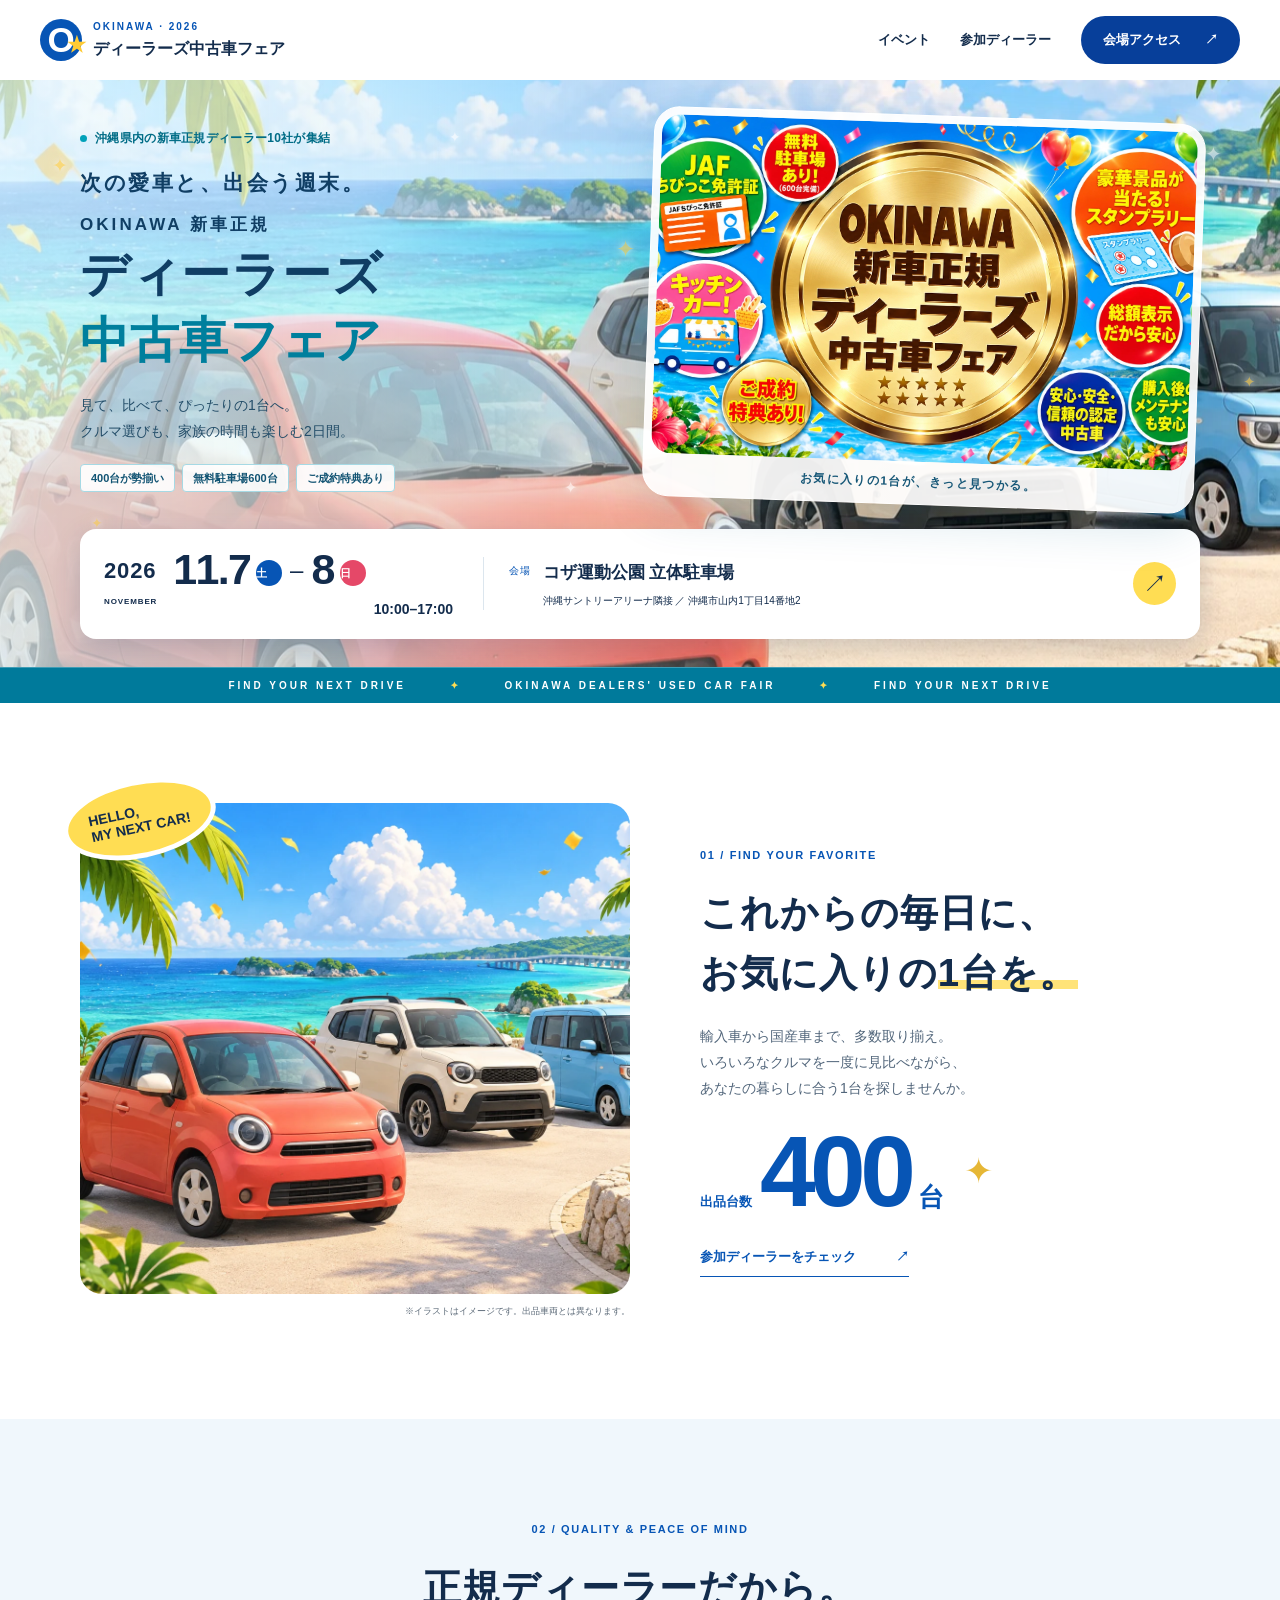
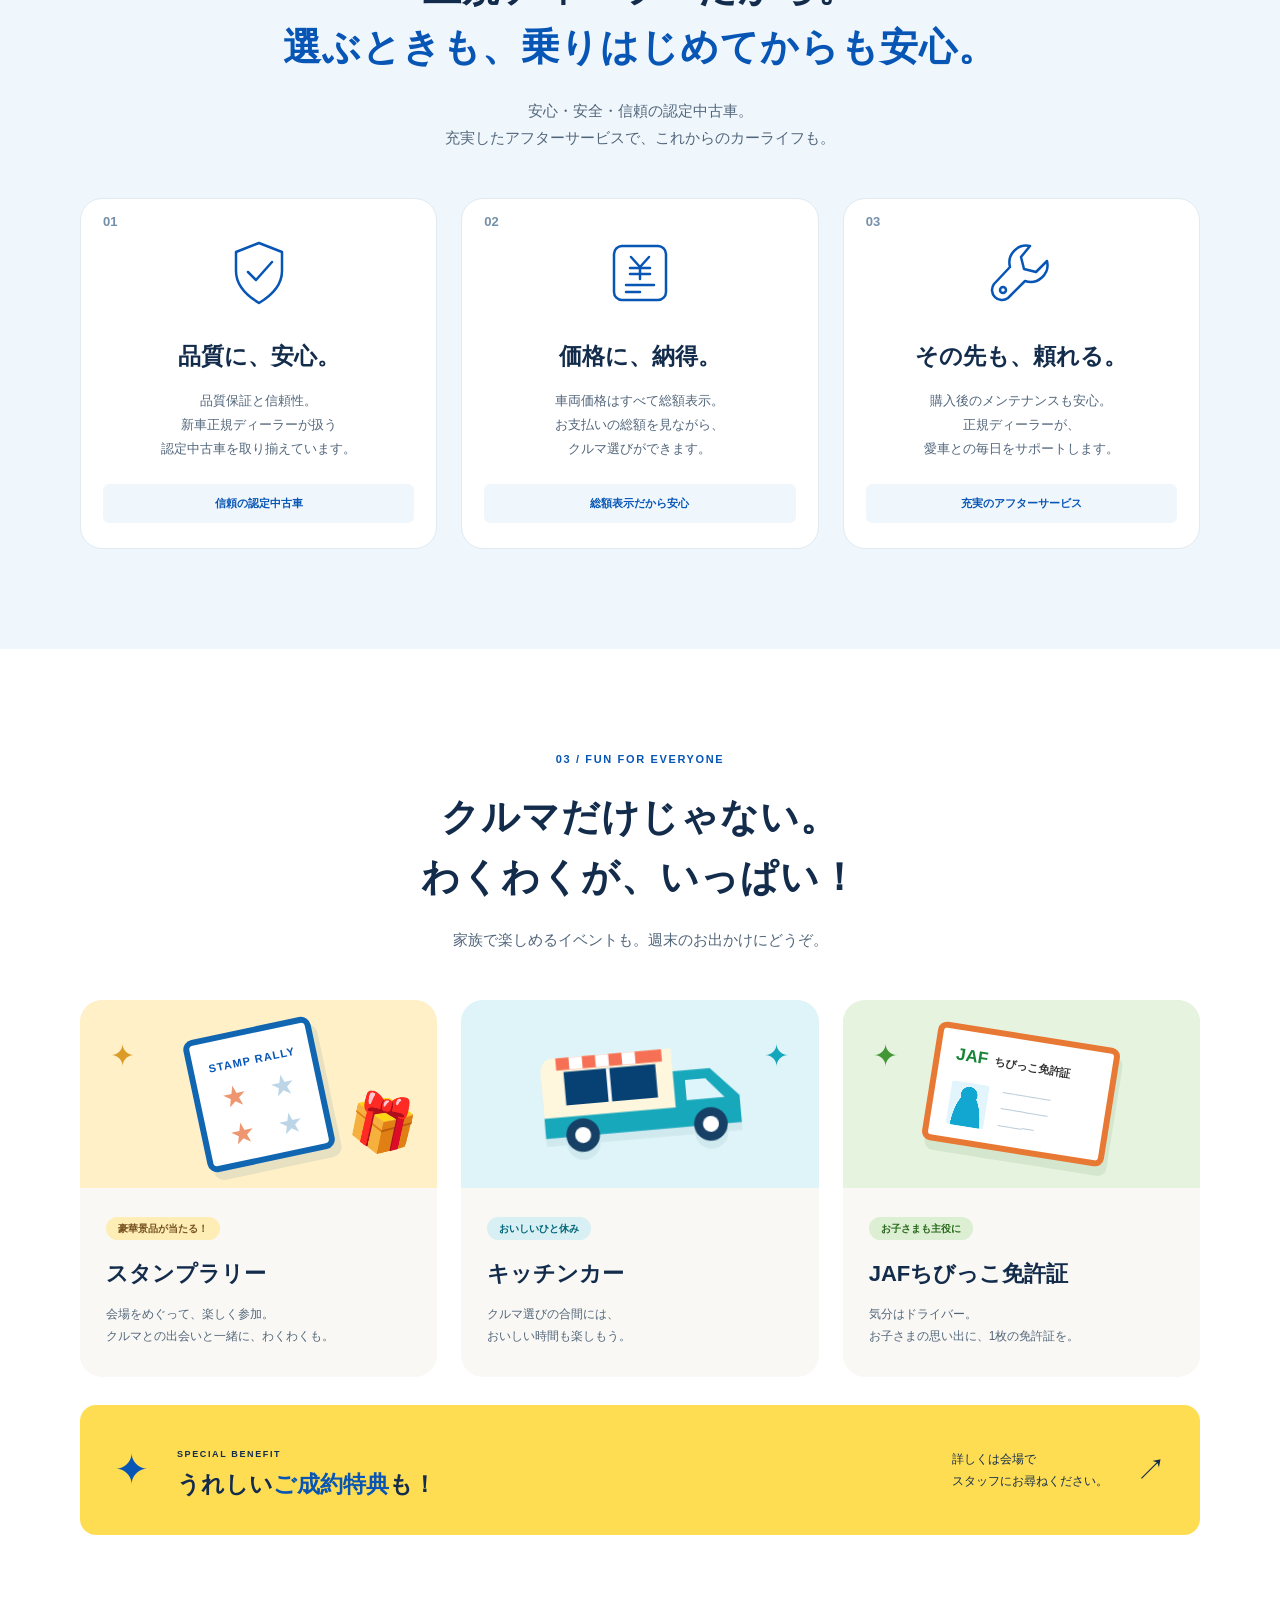
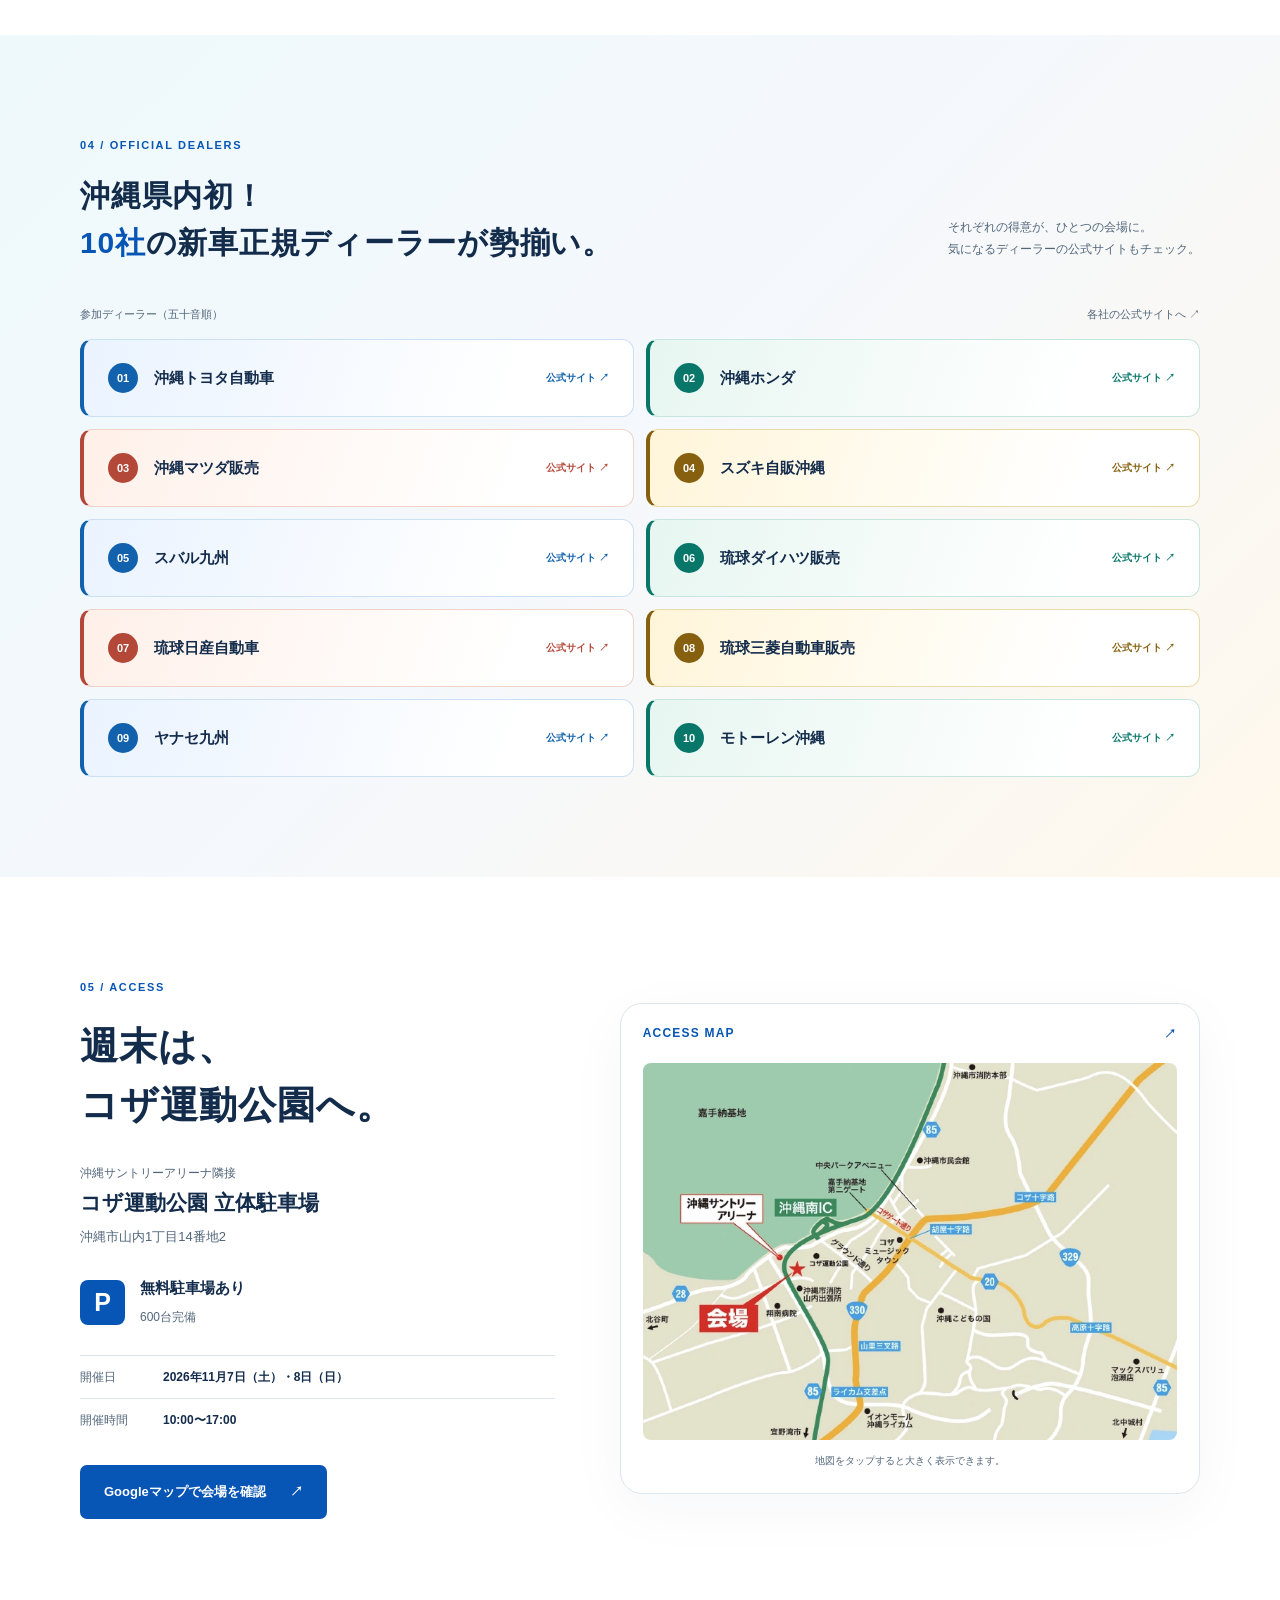
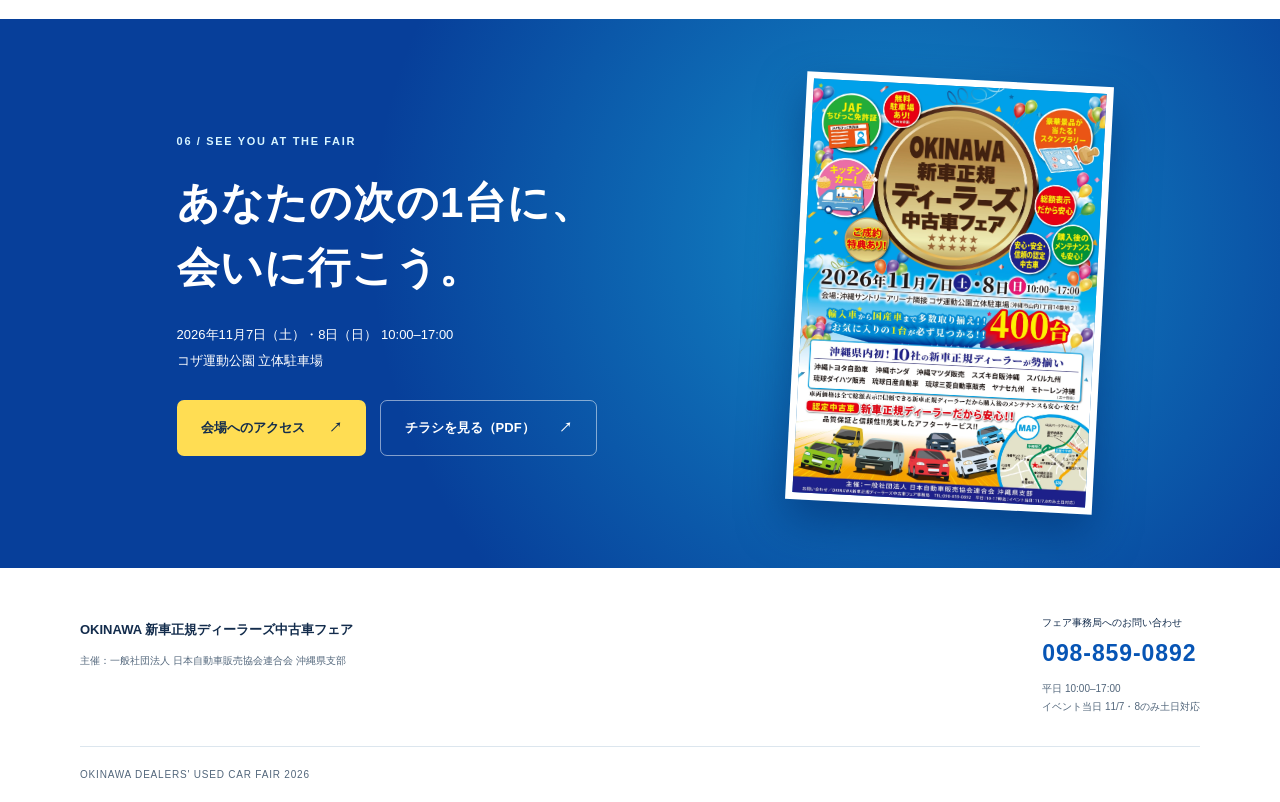
<file: sp-preview.html>
<!doctype html>
<html lang="ja">
<head>
  <meta charset="utf-8">
  <meta name="viewport" content="width=device-width, initial-scale=1">
  <title>OKINAWA 新車正規ディーラーズ中古車フェア｜2026年11月7日・8日</title>
  <meta name="description" content="沖縄県内10社の新車正規ディーラーが勢揃い。400台の中古車からお気に入りの1台を。2026年11月7日・8日、コザ運動公園立体駐車場で開催。無料駐車場600台完備。">
  <meta name="theme-color" content="#073f9a">
  <link rel="icon" href="./assets/favicon.svg" type="image/svg+xml">
  <link rel="stylesheet" href="./styles.css?v=mobilemedal12">
  <script src="./script.js?v=20261006-dealers10" defer></script>
  <meta name="robots" content="noindex, nofollow">
  <link rel="stylesheet" href="./sp-preview.css?v=20261006-dealers10">
</head>
<body>
<svg xmlns="http://www.w3.org/2000/svg" width="0" height="0" style="position:absolute" aria-hidden="true"><symbol id="shield" viewBox="0 0 72 72"><path d="M36 6l23 9v19c0 16-13 26-23 32C26 60 13 50 13 34V15z"/><path d="M25 35l8 8 16-18"/></symbol><symbol id="price" viewBox="0 0 72 72"><rect x="10" y="9" width="52" height="54" rx="8"/><path d="M22 48h28M22 55h14M27 20l9 10 9-10M36 30v12M26 31h20M26 37h20"/></symbol><symbol id="tools" viewBox="0 0 72 72"><path d="M45 9a17 17 0 0 0-20 21L9 47a10 10 0 0 0 14 14l17-17A17 17 0 0 0 62 24L51 35l-12-3-3-12z"/><circle cx="18" cy="53" r="3"/></symbol></svg>
  <a class="skip-link" href="#main">本文へ移動</a>
  <header class="header">
    <a class="brand" href="#top" aria-label="OKINAWA ディーラーズ中古車フェア トップ"><span class="brand-mark" aria-hidden="true">O<span>★</span></span><span><small>OKINAWA · 2026</small>ディーラーズ中古車フェア</span></a>
    <nav aria-label="メインナビゲーション"><a href="#fun">イベント</a><a href="#dealers">参加ディーラー</a><a class="nav-access" href="#access">会場アクセス <span aria-hidden="true">↗</span></a></nav>
  </header>
  <main id="main">
    <section class="hero" id="top" aria-labelledby="hero-title">
      <div class="hero-scenery" aria-hidden="true"></div>
      <div class="hero-sparkles" aria-hidden="true"><span style="--x:4%;--y:12%;--size:22px;--delay:-0.00s">✦</span><span style="--x:35%;--y:8%;--size:16px;--delay:-0.31s">✦</span><span style="--x:48%;--y:25%;--size:27px;--delay:-0.62s">✦</span><span style="--x:94%;--y:10%;--size:24px;--delay:-0.93s">✦</span><span style="--x:97%;--y:47%;--size:18px;--delay:-1.24s">✦</span><span style="--x:44%;--y:64%;--size:19px;--delay:-1.55s">✦</span><span style="--x:7%;--y:70%;--size:16px;--delay:-1.86s">✦</span><span style="--x:54%;--y:7%;--size:12px;--delay:-2.17s">✦</span><span style="--x:73%;--y:73%;--size:14px;--delay:-2.48s">✦</span><span style="--x:29%;--y:76%;--size:13px;--delay:-2.79s">✦</span></div>
      <div class="hero-inner container">
        <div class="sp-hero-visual"><img src="./assets/hero-sp.webp" alt="" width="1024" height="1536" fetchpriority="high"><small>※車両・風景はイメージです。</small></div>
        <div class="hero-copy">
          <p class="eyebrow light"><span></span> 沖縄県内の新車正規ディーラー10社が集結</p>
          <p class="hero-kicker">次の愛車と、出会う週末。</p>
          <h1 id="hero-title"><span>OKINAWA 新車正規</span>ディーラーズ<br><em>中古車フェア</em></h1>
          <p class="hero-lead">見て、比べて、ぴったりの1台へ。<br>クルマ選びも、家族の時間も楽しむ2日間。</p>
          <div class="hero-tags"><span>400台が勢揃い</span><span>無料駐車場600台</span><span>ご成約特典あり</span></div>
        </div>
        <div class="hero-art"><picture><source media="(max-width: 760px)" srcset="./assets/hero-medal-upgraded.webp" width="1672" height="941"><img src="./assets/hero-flyer.webp" alt="金色のメダルを囲むバルーン。JAFちびっこ免許証、キッチンカー、スタンプラリーも楽しめる中古車フェア" width="1489" height="943" fetchpriority="high"></picture><span class="art-caption">お気に入りの1台が、きっと見つかる。</span></div>
        <div class="event-bar">
          <div class="event-date"><span class="date-year">2026<br><small>NOVEMBER</small></span><div><time datetime="2026-11-07">11.7<span class="day saturday">土</span></time><span class="date-separator">–</span><time datetime="2026-11-08">8<span class="day sunday">日</span></time><span class="time">10:00–17:00</span></div></div>
          <div class="event-place"><span class="label">会場</span><div><strong>コザ運動公園 立体駐車場</strong><small>沖縄サントリーアリーナ隣接 ／ 沖縄市山内1丁目14番地2</small></div></div>
          <a class="round-arrow" href="#access" aria-label="会場へのアクセスを見る">↗</a>
        </div>
      </div>
      <div class="hero-bottom" aria-hidden="true">FIND YOUR NEXT DRIVE <span>✦</span> OKINAWA DEALERS' USED CAR FAIR <span>✦</span> FIND YOUR NEXT DRIVE</div>
    </section>

    <section class="section selection container" aria-labelledby="selection-title">
      <div class="selection-photo"><img src="./assets/okinawa-drive.webp" alt="沖縄の青い海を背景に並ぶ、赤・白・青の車のイメージイラスト" width="1536" height="1024" loading="lazy"><span class="photo-note">※イラストはイメージです。出品車両とは異なります。</span><div class="photo-sticker">HELLO,<br>MY NEXT CAR!</div></div>
      <div class="selection-copy"><p class="eyebrow">01 / FIND YOUR FAVORITE</p><h2 id="selection-title">これからの毎日に、<br>お気に入りの<span class="underline">1台を。</span></h2><p>輸入車から国産車まで、多数取り揃え。<br>いろいろなクルマを一度に見比べながら、<br class="desktop-only">あなたの暮らしに合う1台を探しませんか。</p><div class="big-number"><span>出品台数</span><strong>400</strong><b>台</b><span class="number-star" aria-hidden="true">✦</span></div><a class="text-link" href="#dealers">参加ディーラーをチェック <span aria-hidden="true">↗</span></a></div>
    </section>

    <section class="section trust" id="quality" aria-labelledby="trust-title"><div class="container">
      <div class="section-heading"><p class="eyebrow">02 / QUALITY & PEACE OF MIND</p><h2 id="trust-title">正規ディーラーだから。<br><span class="blue">選ぶときも、乗りはじめてからも安心。</span></h2><p>安心・安全・信頼の認定中古車。<br>充実したアフターサービスで、これからのカーライフも。</p></div>
      <div class="trust-grid">
        <article class="trust-card"><span class="card-number">01</span><svg class="line-icon" aria-hidden="true"><use href="#shield"/></svg><h3>品質に、安心。</h3><p>品質保証と信頼性。<br>新車正規ディーラーが扱う<br>認定中古車を取り揃えています。</p><span class="card-tag">信頼の認定中古車</span></article>
        <article class="trust-card"><span class="card-number">02</span><svg class="line-icon" aria-hidden="true"><use href="#price"/></svg><h3>価格に、納得。</h3><p>車両価格はすべて総額表示。<br>お支払いの総額を見ながら、<br>クルマ選びができます。</p><span class="card-tag">総額表示だから安心</span></article>
        <article class="trust-card"><span class="card-number">03</span><svg class="line-icon" aria-hidden="true"><use href="#tools"/></svg><h3>その先も、頼れる。</h3><p>購入後のメンテナンスも安心。<br>正規ディーラーが、<br>愛車との毎日をサポートします。</p><span class="card-tag">充実のアフターサービス</span></article>
      </div>
    </div></section>

    <section class="section fun container" id="fun" aria-labelledby="fun-title"><div class="section-heading"><p class="eyebrow">03 / FUN FOR EVERYONE</p><h2 id="fun-title">クルマだけじゃない。<br>わくわくが、いっぱい！</h2><p>家族で楽しめるイベントも。週末のお出かけにどうぞ。</p></div>
      <div class="fun-grid">
        <article class="fun-card stamp"><div class="fun-art" aria-hidden="true"><div class="stamp-sheet"><span>STAMP RALLY</span><div>★<i>★</i>★<i>★</i></div></div><span class="spark">✦</span><span class="gift-box">🎁</span></div><div class="fun-content"><span class="pill">豪華景品が当たる！</span><h3>スタンプラリー</h3><p>会場をめぐって、楽しく参加。<br>クルマとの出会いと一緒に、わくわくも。</p></div></article>
        <article class="fun-card food"><div class="fun-art" aria-hidden="true"><svg class="truck" viewBox="0 0 260 145"><path fill="#fff7dd" d="M30 24h139v77H20V41a17 17 0 0 1 10-17"/><path fill="#18a8bc" d="M169 50h42l31 33v31H20V91h149z"/><path fill="#dff5fc" d="M182 61h23l20 23h-43z"/><path fill="#074174" d="M46 40h104v38H46z"/><path fill="#fff" d="M94 40h4v38h-4z"/><path fill="#f67055" d="M38 24h120v14H38z"/><path fill="#fff" d="M53 24h15v14H53zm30 0h15v14H83zm30 0h15v14h-15z"/><circle cx="62" cy="113" r="19" fill="#164065"/><circle cx="62" cy="113" r="9" fill="#fff"/><circle cx="207" cy="113" r="19" fill="#164065"/><circle cx="207" cy="113" r="9" fill="#fff"/></svg><span class="spark">✦</span></div><div class="fun-content"><span class="pill">おいしいひと休み</span><h3>キッチンカー</h3><p>クルマ選びの合間には、<br>おいしい時間も楽しもう。</p></div></article>
        <article class="fun-card kids"><div class="fun-art" aria-hidden="true"><div class="license"><b>JAF</b><span>ちびっこ免許証</span><div><i></i><span>━━━━<br>━━━━<br>━━━</span></div></div><span class="spark">✦</span></div><div class="fun-content"><span class="pill">お子さまも主役に</span><h3>JAFちびっこ免許証</h3><p>気分はドライバー。<br>お子さまの思い出に、1枚の免許証を。</p></div></article>
      </div>
      <div class="benefit"><span class="benefit-icon" aria-hidden="true">✦</span><div><small>SPECIAL BENEFIT</small><h3>うれしい<span>ご成約特典</span>も！</h3></div><p>詳しくは会場で<br>スタッフにお尋ねください。</p><span aria-hidden="true">↗</span></div>
    </section>

    <section class="section dealers" id="dealers" aria-labelledby="dealers-title"><div class="container"><div class="dealer-heading"><div><p class="eyebrow">04 / OFFICIAL DEALERS</p><h2 id="dealers-title">沖縄県内初！<br><span class="blue">10社</span>の新車正規ディーラーが勢揃い。</h2></div><p>それぞれの得意が、ひとつの会場に。<br>気になるディーラーの公式サイトもチェック。</p></div><p class="small-label">参加ディーラー（五十音順）<span>各社の公式サイトへ ↗</span></p>
      <div class="dealer-grid">
        <a href="https://www.okinawa-toyota.co.jp/" rel="noopener noreferrer"><span class="dealer-no">01</span><strong>沖縄トヨタ自動車</strong><span class="dealer-link">公式サイト ↗</span></a>
        <a href="https://www.okinawa-honda.com/" rel="noopener noreferrer"><span class="dealer-no">02</span><strong>沖縄ホンダ</strong><span class="dealer-link">公式サイト ↗</span></a>
        <a href="https://okinawa-mazda.jp/" rel="noopener noreferrer"><span class="dealer-no">03</span><strong>沖縄マツダ販売</strong><span class="dealer-link">公式サイト ↗</span></a>
        <a href="https://www.suzuki.co.jp/dealer/sj-okinawa/" rel="noopener noreferrer"><span class="dealer-no">04</span><strong>スズキ自販沖縄</strong><span class="dealer-link">公式サイト ↗</span></a>
        <a href="https://kyushu-subaru.jp/okinawa/" rel="noopener noreferrer"><span class="dealer-no">05</span><strong>スバル九州</strong><span class="dealer-link">公式サイト ↗</span></a>
        <a href="https://www.ryukyu-daihatsu.co.jp/" rel="noopener noreferrer"><span class="dealer-no">06</span><strong>琉球ダイハツ販売</strong><span class="dealer-link">公式サイト ↗</span></a>
        <a href="https://ni-ryukyu.nissan-dealer.jp/top.html" rel="noopener noreferrer"><span class="dealer-no">07</span><strong>琉球日産自動車</strong><span class="dealer-link">公式サイト ↗</span></a>
        <a href="https://www.ryukyu-mitsubishi.co.jp/" rel="noopener noreferrer"><span class="dealer-no">08</span><strong>琉球三菱自動車販売</strong><span class="dealer-link">公式サイト ↗</span></a>
        <a href="https://www.yanase.co.jp/mercedes-benz/store/011401/info/" rel="noopener noreferrer"><span class="dealer-no">09</span><strong>ヤナセ九州</strong><span class="dealer-link">公式サイト ↗</span></a>
        <a href="https://okinawa.bmw.jp/ja" rel="noopener noreferrer"><span class="dealer-no">10</span><strong>モトーレン沖縄</strong><span class="dealer-link">公式サイト ↗</span></a>
      </div>
    </div></section>

    <section class="section access container" id="access" aria-labelledby="access-title"><div class="access-copy"><p class="eyebrow">05 / ACCESS</p><h2 id="access-title">週末は、<br>コザ運動公園へ。</h2><p class="access-sub">沖縄サントリーアリーナ隣接</p><h3>コザ運動公園 立体駐車場</h3><p>沖縄市山内1丁目14番地2</p><div class="parking"><span aria-hidden="true">P</span><div><strong>無料駐車場あり</strong><small>600台完備</small></div></div><dl class="access-details"><div><dt>開催日</dt><dd>2026年11月7日（土）・8日（日）</dd></div><div><dt>開催時間</dt><dd>10:00〜17:00</dd></div></dl><a class="button blue-button" href="https://www.google.com/maps/search/?api=1&amp;query=コザ運動公園立体駐車場" rel="noopener noreferrer">Googleマップで会場を確認 <span aria-hidden="true">↗</span></a></div><div class="map-panel"><span class="map-heading">ACCESS MAP <span aria-hidden="true">↗</span></span><p class="pinch-hint">指2本で広げて（ピンチアウトして）ご覧ください。</p><a href="./assets/access-map.webp" rel="noopener" aria-label="アクセス地図を大きく表示"><img src="./assets/access-map.webp" alt="沖縄南ICの南側、沖縄サントリーアリーナ隣接のコザ運動公園が会場。周辺にはコザ十字路、胡屋十字路、国道330号があります。" width="759" height="536" loading="lazy"></a><span class="map-note">地図をタップすると大きく表示できます。</span></div></section>

    <section class="visit" id="visit" aria-labelledby="visit-title"><div class="container visit-inner"><div><p class="eyebrow light">06 / SEE YOU AT THE FAIR</p><h2 id="visit-title">あなたの次の1台に、<br>会いに行こう。</h2><p>2026年11月7日（土）・8日（日） 10:00–17:00<br>コザ運動公園 立体駐車場</p><div class="visit-buttons"><a class="button yellow-button" href="#access">会場へのアクセス <span aria-hidden="true">↗</span></a><a class="button outline-button" href="./assets/flyer.pdf" rel="noopener">チラシを見る（PDF） <span aria-hidden="true">↗</span></a></div></div><a class="flyer-preview" href="./assets/flyer.pdf" rel="noopener" aria-label="イベントのチラシPDFを開く"><img src="./assets/flyer.webp" alt="OKINAWA新車正規ディーラーズ中古車フェアのチラシ" width="1489" height="2106" loading="lazy"></a></div></section>
  </main>
  <footer class="footer container"><div><strong>OKINAWA 新車正規ディーラーズ中古車フェア</strong><p>主催：一般社団法人 日本自動車販売協会連合会 沖縄県支部</p></div><div class="contact"><small>フェア事務局へのお問い合わせ</small><a href="tel:0988590892">098-859-0892</a><p>平日 10:00–17:00<br>イベント当日 11/7・8のみ土日対応</p></div><p class="copyright">OKINAWA DEALERS' USED CAR FAIR 2026</p></footer>
  <div class="mobile-cta"><span>11/7<span class="sat-text">土</span>・8<span class="sun-text">日</span><small>10:00–17:00</small></span><a href="#access">会場アクセス <span aria-hidden="true">↗</span></a></div>
</body>
</html>
</file>
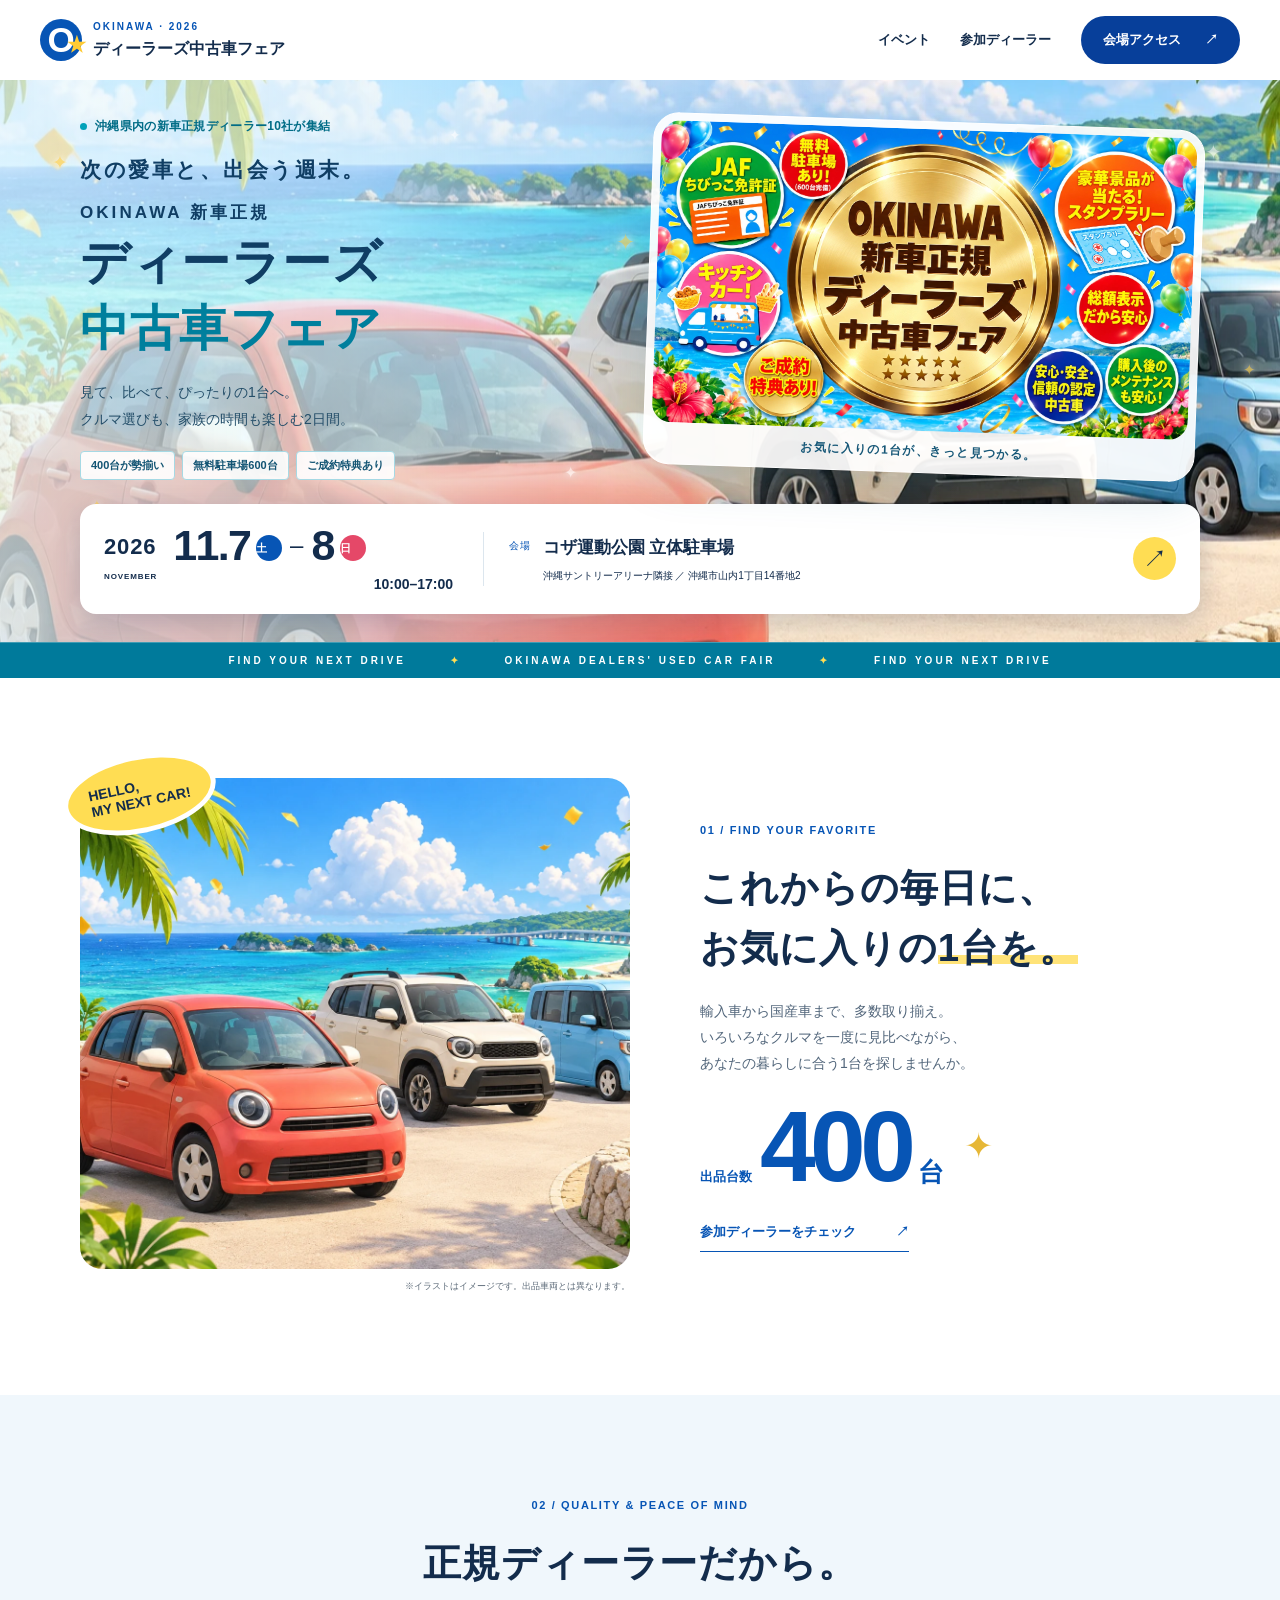
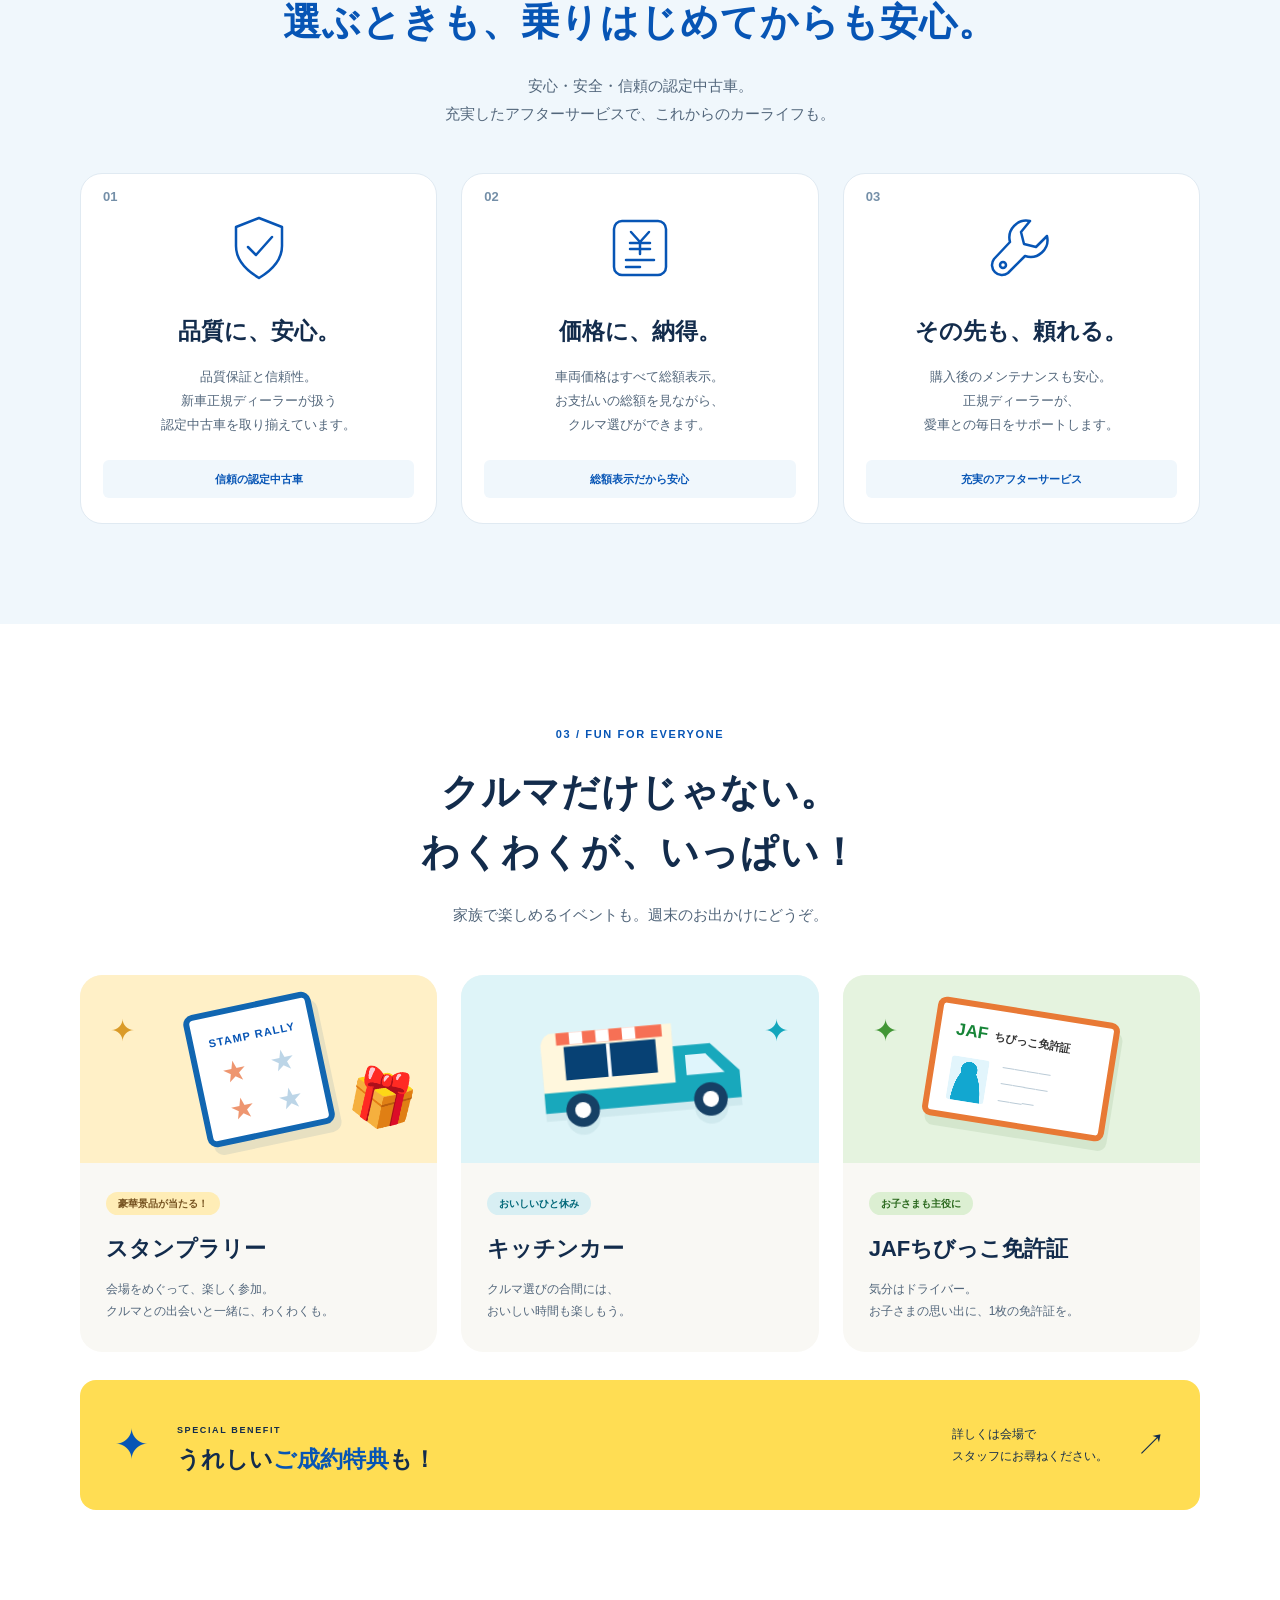
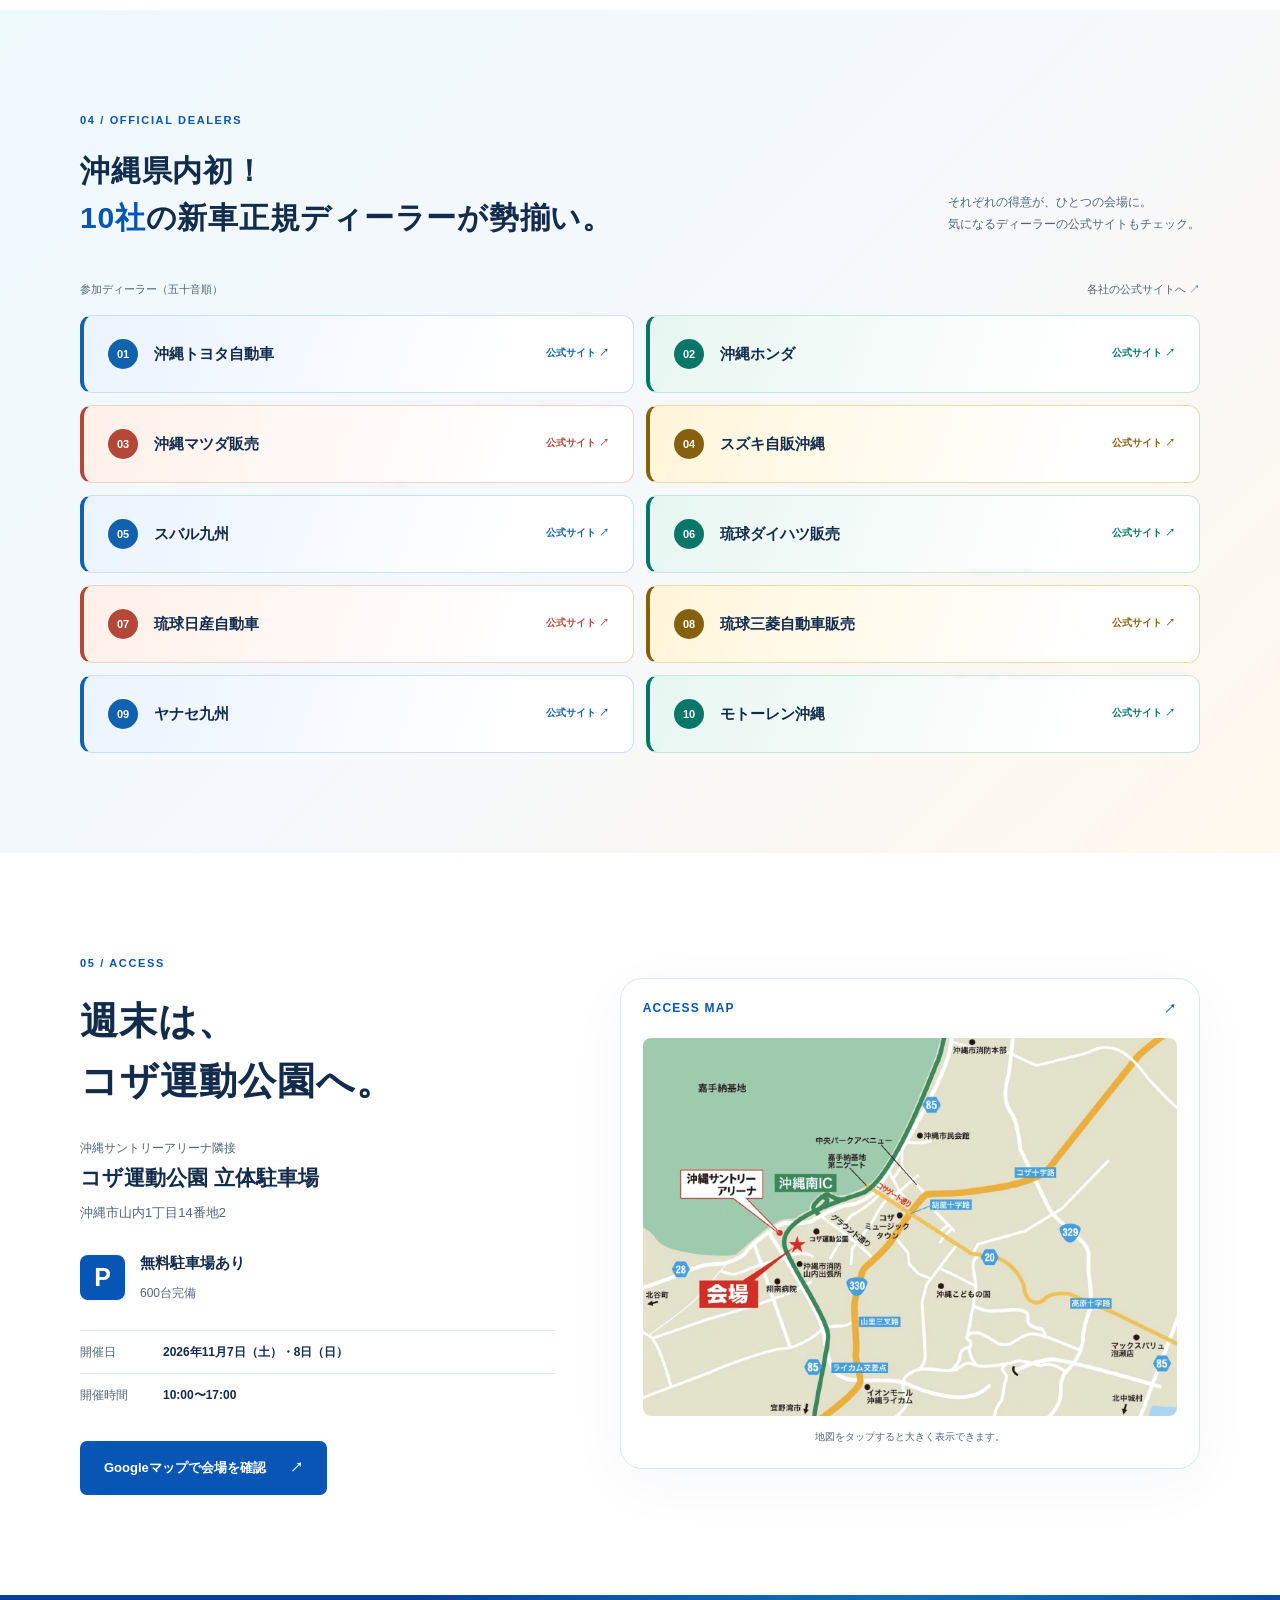
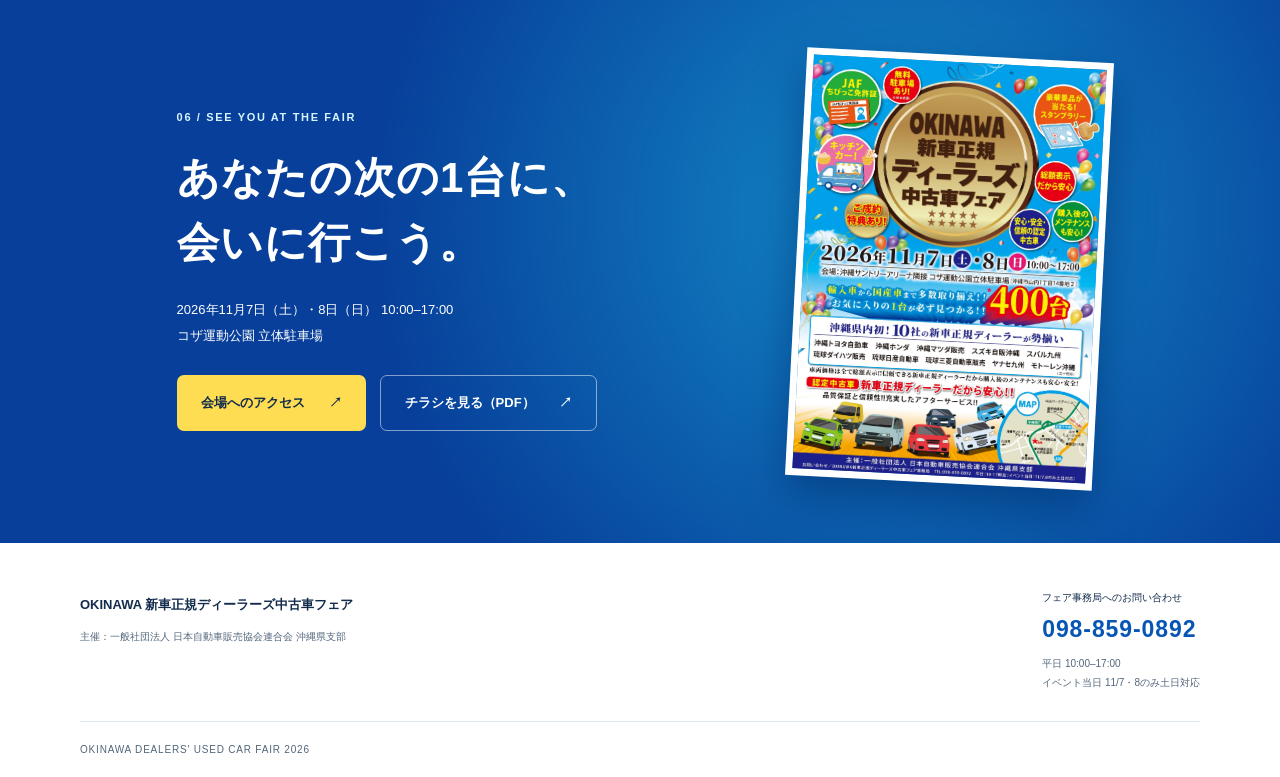
<file: variant-a-upgraded.html>
<!doctype html>
<html lang="ja">
<head>
  <meta charset="utf-8">
  <meta name="viewport" content="width=device-width, initial-scale=1">
  <title>OKINAWA 新車正規ディーラーズ中古車フェア｜2026年11月7日・8日</title>
  <meta name="description" content="沖縄県内10社の新車正規ディーラーが勢揃い。400台の中古車からお気に入りの1台を。2026年11月7日・8日、コザ運動公園立体駐車場で開催。無料駐車場600台完備。">
  <meta name="theme-color" content="#073f9a">
  <link rel="icon" href="./assets/favicon.svg" type="image/svg+xml">
  <link rel="stylesheet" href="./styles.css?v=flyer11">
  <script src="./script.js?v=20261006-dealers10" defer></script>
  <link rel="stylesheet" href="./sp-preview.css?v=20261006-dealers10">
  <link rel="stylesheet" href="./upgraded.css?v=1">
  <meta name="robots" content="noindex, nofollow">
</head>
<body class="medal-upgraded">
<svg xmlns="http://www.w3.org/2000/svg" width="0" height="0" style="position:absolute" aria-hidden="true"><symbol id="shield" viewBox="0 0 72 72"><path d="M36 6l23 9v19c0 16-13 26-23 32C26 60 13 50 13 34V15z"/><path d="M25 35l8 8 16-18"/></symbol><symbol id="price" viewBox="0 0 72 72"><rect x="10" y="9" width="52" height="54" rx="8"/><path d="M22 48h28M22 55h14M27 20l9 10 9-10M36 30v12M26 31h20M26 37h20"/></symbol><symbol id="tools" viewBox="0 0 72 72"><path d="M45 9a17 17 0 0 0-20 21L9 47a10 10 0 0 0 14 14l17-17A17 17 0 0 0 62 24L51 35l-12-3-3-12z"/><circle cx="18" cy="53" r="3"/></symbol></svg>
  <a class="skip-link" href="#main">本文へ移動</a>
  <header class="header">
    <a class="brand" href="#top" aria-label="OKINAWA ディーラーズ中古車フェア トップ"><span class="brand-mark" aria-hidden="true">O<span>★</span></span><span><small>OKINAWA · 2026</small>ディーラーズ中古車フェア</span></a>
    <nav aria-label="メインナビゲーション"><a href="#fun">イベント</a><a href="#dealers">参加ディーラー</a><a class="nav-access" href="#access">会場アクセス <span aria-hidden="true">↗</span></a></nav>
  </header>
  <main id="main">
    <section class="hero" id="top" aria-labelledby="hero-title">
      <div class="hero-scenery" aria-hidden="true"></div>
      <div class="hero-sparkles" aria-hidden="true"><span style="--x:4%;--y:12%;--size:22px;--delay:-0.00s">✦</span><span style="--x:35%;--y:8%;--size:16px;--delay:-0.31s">✦</span><span style="--x:48%;--y:25%;--size:27px;--delay:-0.62s">✦</span><span style="--x:94%;--y:10%;--size:24px;--delay:-0.93s">✦</span><span style="--x:97%;--y:47%;--size:18px;--delay:-1.24s">✦</span><span style="--x:44%;--y:64%;--size:19px;--delay:-1.55s">✦</span><span style="--x:7%;--y:70%;--size:16px;--delay:-1.86s">✦</span><span style="--x:54%;--y:7%;--size:12px;--delay:-2.17s">✦</span><span style="--x:73%;--y:73%;--size:14px;--delay:-2.48s">✦</span><span style="--x:29%;--y:76%;--size:13px;--delay:-2.79s">✦</span></div>
      <div class="hero-inner container">
        <div class="sp-hero-visual"><img src="./assets/hero-sp.webp" alt="" width="1024" height="1536" fetchpriority="high"><small>※車両・風景はイメージです。</small></div>
        <div class="hero-copy">
          <p class="eyebrow light"><span></span> 沖縄県内の新車正規ディーラー10社が集結</p>
          <p class="hero-kicker">次の愛車と、出会う週末。</p>
          <h1 id="hero-title"><span>OKINAWA 新車正規</span>ディーラーズ<br><em>中古車フェア</em></h1>
          <p class="hero-lead">見て、比べて、ぴったりの1台へ。<br>クルマ選びも、家族の時間も楽しむ2日間。</p>
          <div class="hero-tags"><span>400台が勢揃い</span><span>無料駐車場600台</span><span>ご成約特典あり</span></div>
        </div>
        <div class="hero-art"><img src="./assets/hero-medal-upgraded.webp" alt="金色のメダルを囲むバルーン。JAFちびっこ免許証、キッチンカー、スタンプラリーも楽しめる中古車フェア" width="1672" height="941" fetchpriority="high"><span class="art-caption">お気に入りの1台が、きっと見つかる。</span></div>
        <div class="event-bar">
          <div class="event-date"><span class="date-year">2026<br><small>NOVEMBER</small></span><div><time datetime="2026-11-07">11.7<span class="day saturday">土</span></time><span class="date-separator">–</span><time datetime="2026-11-08">8<span class="day sunday">日</span></time><span class="time">10:00–17:00</span></div></div>
          <div class="event-place"><span class="label">会場</span><div><strong>コザ運動公園 立体駐車場</strong><small>沖縄サントリーアリーナ隣接 ／ 沖縄市山内1丁目14番地2</small></div></div>
          <a class="round-arrow" href="#access" aria-label="会場へのアクセスを見る">↗</a>
        </div>
      </div>
      <div class="hero-bottom" aria-hidden="true">FIND YOUR NEXT DRIVE <span>✦</span> OKINAWA DEALERS' USED CAR FAIR <span>✦</span> FIND YOUR NEXT DRIVE</div>
    </section>

    <section class="section selection container" aria-labelledby="selection-title">
      <div class="selection-photo"><img src="./assets/okinawa-drive.webp" alt="沖縄の青い海を背景に並ぶ、赤・白・青の車のイメージイラスト" width="1536" height="1024" loading="lazy"><span class="photo-note">※イラストはイメージです。出品車両とは異なります。</span><div class="photo-sticker">HELLO,<br>MY NEXT CAR!</div></div>
      <div class="selection-copy"><p class="eyebrow">01 / FIND YOUR FAVORITE</p><h2 id="selection-title">これからの毎日に、<br>お気に入りの<span class="underline">1台を。</span></h2><p>輸入車から国産車まで、多数取り揃え。<br>いろいろなクルマを一度に見比べながら、<br class="desktop-only">あなたの暮らしに合う1台を探しませんか。</p><div class="big-number"><span>出品台数</span><strong>400</strong><b>台</b><span class="number-star" aria-hidden="true">✦</span></div><a class="text-link" href="#dealers">参加ディーラーをチェック <span aria-hidden="true">↗</span></a></div>
    </section>

    <section class="section trust" id="quality" aria-labelledby="trust-title"><div class="container">
      <div class="section-heading"><p class="eyebrow">02 / QUALITY & PEACE OF MIND</p><h2 id="trust-title">正規ディーラーだから。<br><span class="blue">選ぶときも、乗りはじめてからも安心。</span></h2><p>安心・安全・信頼の認定中古車。<br>充実したアフターサービスで、これからのカーライフも。</p></div>
      <div class="trust-grid">
        <article class="trust-card"><span class="card-number">01</span><svg class="line-icon" aria-hidden="true"><use href="#shield"/></svg><h3>品質に、安心。</h3><p>品質保証と信頼性。<br>新車正規ディーラーが扱う<br>認定中古車を取り揃えています。</p><span class="card-tag">信頼の認定中古車</span></article>
        <article class="trust-card"><span class="card-number">02</span><svg class="line-icon" aria-hidden="true"><use href="#price"/></svg><h3>価格に、納得。</h3><p>車両価格はすべて総額表示。<br>お支払いの総額を見ながら、<br>クルマ選びができます。</p><span class="card-tag">総額表示だから安心</span></article>
        <article class="trust-card"><span class="card-number">03</span><svg class="line-icon" aria-hidden="true"><use href="#tools"/></svg><h3>その先も、頼れる。</h3><p>購入後のメンテナンスも安心。<br>正規ディーラーが、<br>愛車との毎日をサポートします。</p><span class="card-tag">充実のアフターサービス</span></article>
      </div>
    </div></section>

    <section class="section fun container" id="fun" aria-labelledby="fun-title"><div class="section-heading"><p class="eyebrow">03 / FUN FOR EVERYONE</p><h2 id="fun-title">クルマだけじゃない。<br>わくわくが、いっぱい！</h2><p>家族で楽しめるイベントも。週末のお出かけにどうぞ。</p></div>
      <div class="fun-grid">
        <article class="fun-card stamp"><div class="fun-art" aria-hidden="true"><div class="stamp-sheet"><span>STAMP RALLY</span><div>★<i>★</i>★<i>★</i></div></div><span class="spark">✦</span><span class="gift-box">🎁</span></div><div class="fun-content"><span class="pill">豪華景品が当たる！</span><h3>スタンプラリー</h3><p>会場をめぐって、楽しく参加。<br>クルマとの出会いと一緒に、わくわくも。</p></div></article>
        <article class="fun-card food"><div class="fun-art" aria-hidden="true"><svg class="truck" viewBox="0 0 260 145"><path fill="#fff7dd" d="M30 24h139v77H20V41a17 17 0 0 1 10-17"/><path fill="#18a8bc" d="M169 50h42l31 33v31H20V91h149z"/><path fill="#dff5fc" d="M182 61h23l20 23h-43z"/><path fill="#074174" d="M46 40h104v38H46z"/><path fill="#fff" d="M94 40h4v38h-4z"/><path fill="#f67055" d="M38 24h120v14H38z"/><path fill="#fff" d="M53 24h15v14H53zm30 0h15v14H83zm30 0h15v14h-15z"/><circle cx="62" cy="113" r="19" fill="#164065"/><circle cx="62" cy="113" r="9" fill="#fff"/><circle cx="207" cy="113" r="19" fill="#164065"/><circle cx="207" cy="113" r="9" fill="#fff"/></svg><span class="spark">✦</span></div><div class="fun-content"><span class="pill">おいしいひと休み</span><h3>キッチンカー</h3><p>クルマ選びの合間には、<br>おいしい時間も楽しもう。</p></div></article>
        <article class="fun-card kids"><div class="fun-art" aria-hidden="true"><div class="license"><b>JAF</b><span>ちびっこ免許証</span><div><i></i><span>━━━━<br>━━━━<br>━━━</span></div></div><span class="spark">✦</span></div><div class="fun-content"><span class="pill">お子さまも主役に</span><h3>JAFちびっこ免許証</h3><p>気分はドライバー。<br>お子さまの思い出に、1枚の免許証を。</p></div></article>
      </div>
      <div class="benefit"><span class="benefit-icon" aria-hidden="true">✦</span><div><small>SPECIAL BENEFIT</small><h3>うれしい<span>ご成約特典</span>も！</h3></div><p>詳しくは会場で<br>スタッフにお尋ねください。</p><span aria-hidden="true">↗</span></div>
    </section>

    <section class="section dealers" id="dealers" aria-labelledby="dealers-title"><div class="container"><div class="dealer-heading"><div><p class="eyebrow">04 / OFFICIAL DEALERS</p><h2 id="dealers-title">沖縄県内初！<br><span class="blue">10社</span>の新車正規ディーラーが勢揃い。</h2></div><p>それぞれの得意が、ひとつの会場に。<br>気になるディーラーの公式サイトもチェック。</p></div><p class="small-label">参加ディーラー（五十音順）<span>各社の公式サイトへ ↗</span></p>
      <div class="dealer-grid">
        <a href="https://www.okinawa-toyota.co.jp/" rel="noopener noreferrer"><span class="dealer-no">01</span><strong>沖縄トヨタ自動車</strong><span class="dealer-link">公式サイト ↗</span></a>
        <a href="https://www.okinawa-honda.com/" rel="noopener noreferrer"><span class="dealer-no">02</span><strong>沖縄ホンダ</strong><span class="dealer-link">公式サイト ↗</span></a>
        <a href="https://okinawa-mazda.jp/" rel="noopener noreferrer"><span class="dealer-no">03</span><strong>沖縄マツダ販売</strong><span class="dealer-link">公式サイト ↗</span></a>
        <a href="https://www.suzuki.co.jp/dealer/sj-okinawa/" rel="noopener noreferrer"><span class="dealer-no">04</span><strong>スズキ自販沖縄</strong><span class="dealer-link">公式サイト ↗</span></a>
        <a href="https://kyushu-subaru.jp/okinawa/" rel="noopener noreferrer"><span class="dealer-no">05</span><strong>スバル九州</strong><span class="dealer-link">公式サイト ↗</span></a>
        <a href="https://www.ryukyu-daihatsu.co.jp/" rel="noopener noreferrer"><span class="dealer-no">06</span><strong>琉球ダイハツ販売</strong><span class="dealer-link">公式サイト ↗</span></a>
        <a href="https://ni-ryukyu.nissan-dealer.jp/top.html" rel="noopener noreferrer"><span class="dealer-no">07</span><strong>琉球日産自動車</strong><span class="dealer-link">公式サイト ↗</span></a>
        <a href="https://www.ryukyu-mitsubishi.co.jp/" rel="noopener noreferrer"><span class="dealer-no">08</span><strong>琉球三菱自動車販売</strong><span class="dealer-link">公式サイト ↗</span></a>
        <a href="https://www.yanase.co.jp/mercedes-benz/store/011401/info/" rel="noopener noreferrer"><span class="dealer-no">09</span><strong>ヤナセ九州</strong><span class="dealer-link">公式サイト ↗</span></a>
        <a href="https://okinawa.bmw.jp/ja" rel="noopener noreferrer"><span class="dealer-no">10</span><strong>モトーレン沖縄</strong><span class="dealer-link">公式サイト ↗</span></a>
      </div>
    </div></section>

    <section class="section access container" id="access" aria-labelledby="access-title"><div class="access-copy"><p class="eyebrow">05 / ACCESS</p><h2 id="access-title">週末は、<br>コザ運動公園へ。</h2><p class="access-sub">沖縄サントリーアリーナ隣接</p><h3>コザ運動公園 立体駐車場</h3><p>沖縄市山内1丁目14番地2</p><div class="parking"><span aria-hidden="true">P</span><div><strong>無料駐車場あり</strong><small>600台完備</small></div></div><dl class="access-details"><div><dt>開催日</dt><dd>2026年11月7日（土）・8日（日）</dd></div><div><dt>開催時間</dt><dd>10:00〜17:00</dd></div></dl><a class="button blue-button" href="https://www.google.com/maps/search/?api=1&amp;query=コザ運動公園立体駐車場" rel="noopener noreferrer">Googleマップで会場を確認 <span aria-hidden="true">↗</span></a></div><div class="map-panel"><span class="map-heading">ACCESS MAP <span aria-hidden="true">↗</span></span><p class="pinch-hint">指2本で広げて（ピンチアウトして）ご覧ください。</p><a href="./assets/access-map.webp" rel="noopener" aria-label="アクセス地図を大きく表示"><img src="./assets/access-map.webp" alt="沖縄南ICの南側、沖縄サントリーアリーナ隣接のコザ運動公園が会場。周辺にはコザ十字路、胡屋十字路、国道330号があります。" width="759" height="536" loading="lazy"></a><span class="map-note">地図をタップすると大きく表示できます。</span></div></section>

    <section class="visit" id="visit" aria-labelledby="visit-title"><div class="container visit-inner"><div><p class="eyebrow light">06 / SEE YOU AT THE FAIR</p><h2 id="visit-title">あなたの次の1台に、<br>会いに行こう。</h2><p>2026年11月7日（土）・8日（日） 10:00–17:00<br>コザ運動公園 立体駐車場</p><div class="visit-buttons"><a class="button yellow-button" href="#access">会場へのアクセス <span aria-hidden="true">↗</span></a><a class="button outline-button" href="./assets/flyer.pdf" rel="noopener">チラシを見る（PDF） <span aria-hidden="true">↗</span></a></div></div><a class="flyer-preview" href="./assets/flyer.pdf" rel="noopener" aria-label="イベントのチラシPDFを開く"><img src="./assets/flyer.webp" alt="OKINAWA新車正規ディーラーズ中古車フェアのチラシ" width="1489" height="2106" loading="lazy"></a></div></section>
  </main>
  <footer class="footer container"><div><strong>OKINAWA 新車正規ディーラーズ中古車フェア</strong><p>主催：一般社団法人 日本自動車販売協会連合会 沖縄県支部</p></div><div class="contact"><small>フェア事務局へのお問い合わせ</small><a href="tel:0988590892">098-859-0892</a><p>平日 10:00–17:00<br>イベント当日 11/7・8のみ土日対応</p></div><p class="copyright">OKINAWA DEALERS' USED CAR FAIR 2026</p></footer>
  <div class="mobile-cta"><span>11/7<span class="sat-text">土</span>・8<span class="sun-text">日</span><small>10:00–17:00</small></span><a href="#access">会場アクセス <span aria-hidden="true">↗</span></a></div>
</body>
</html>
</file>
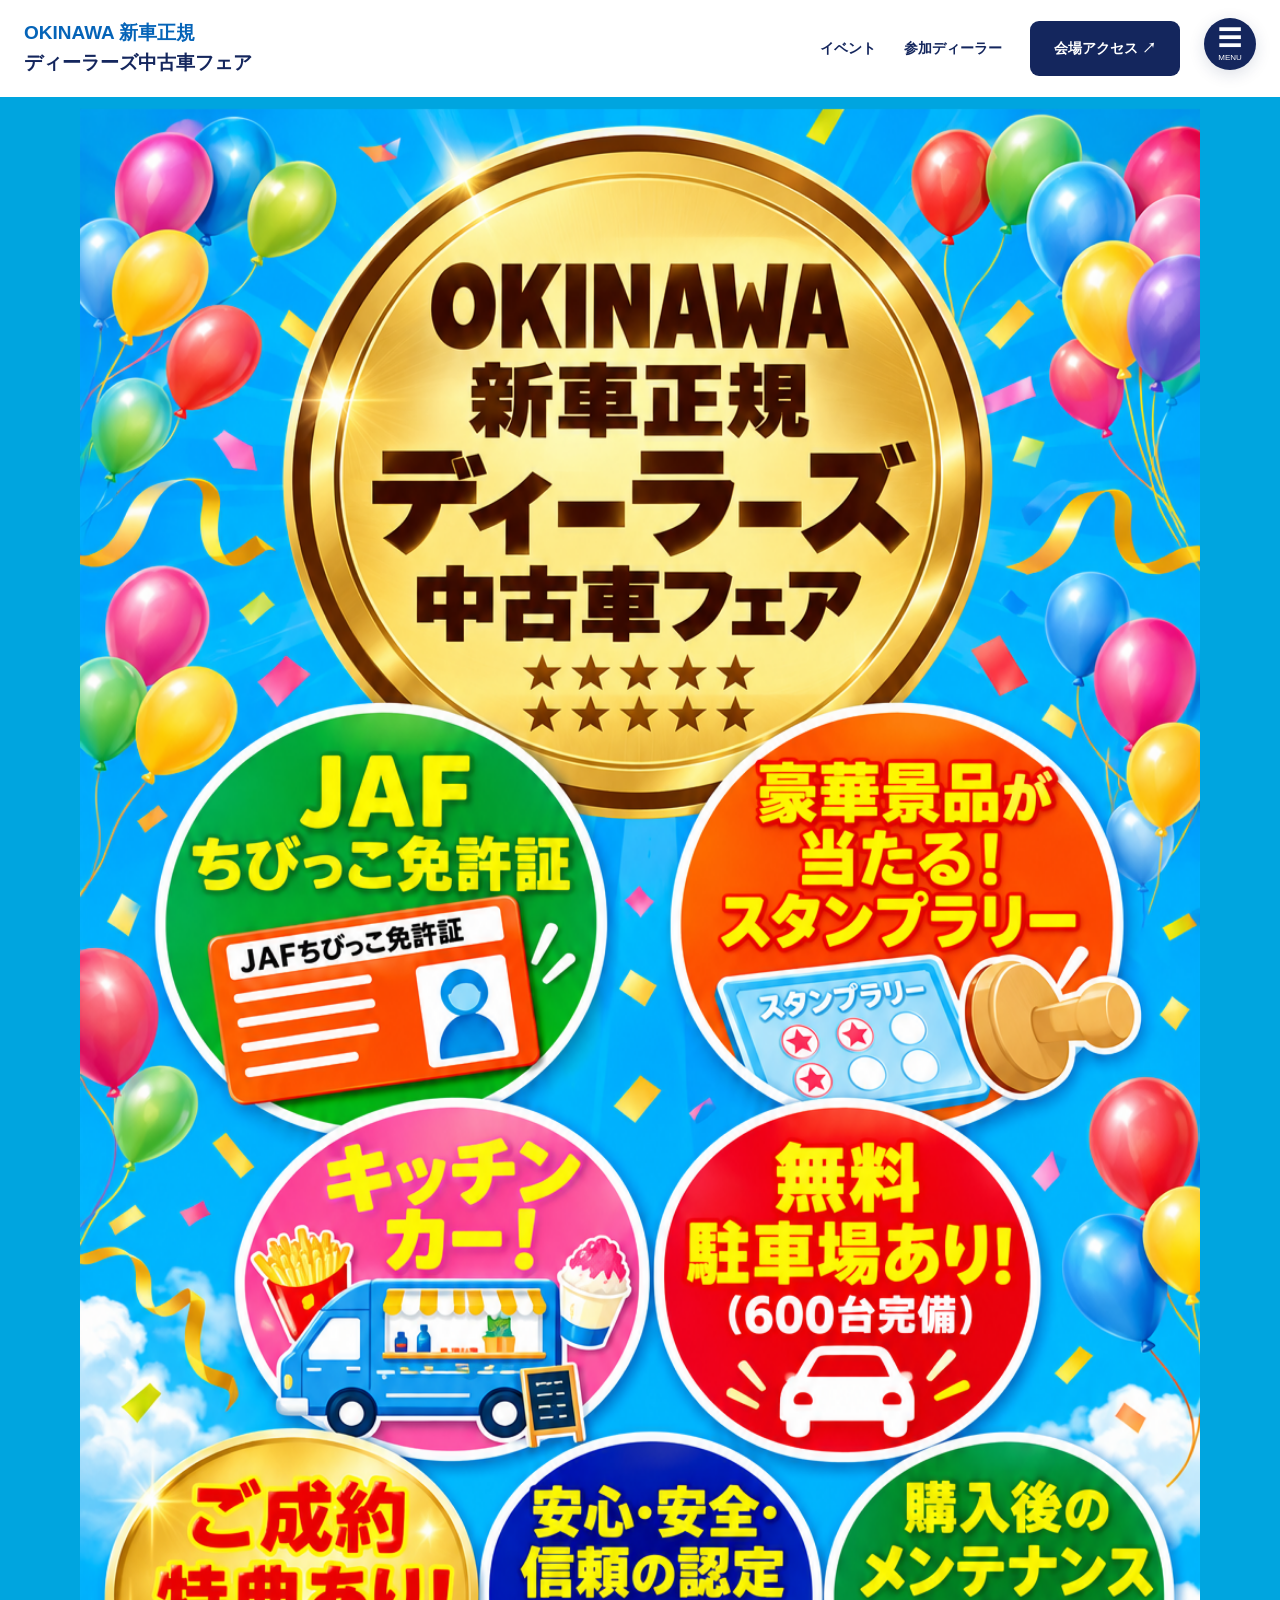
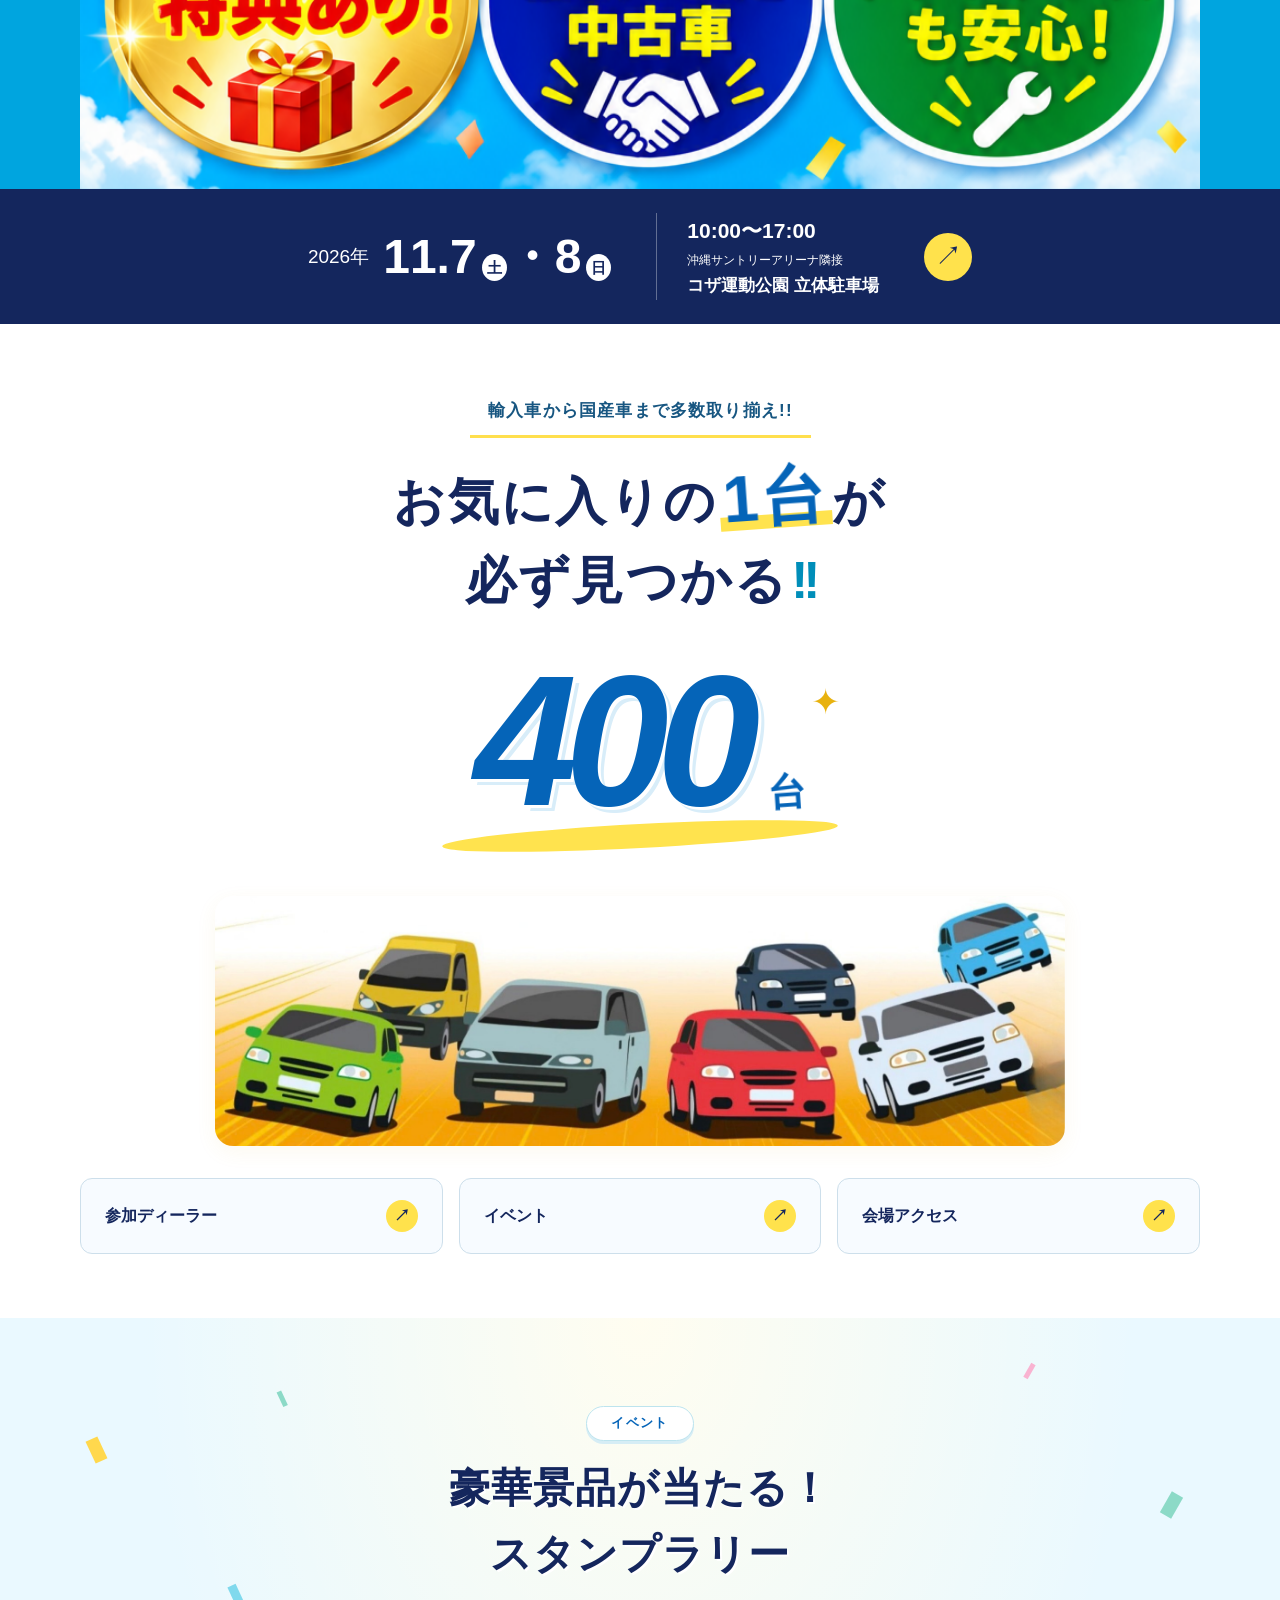
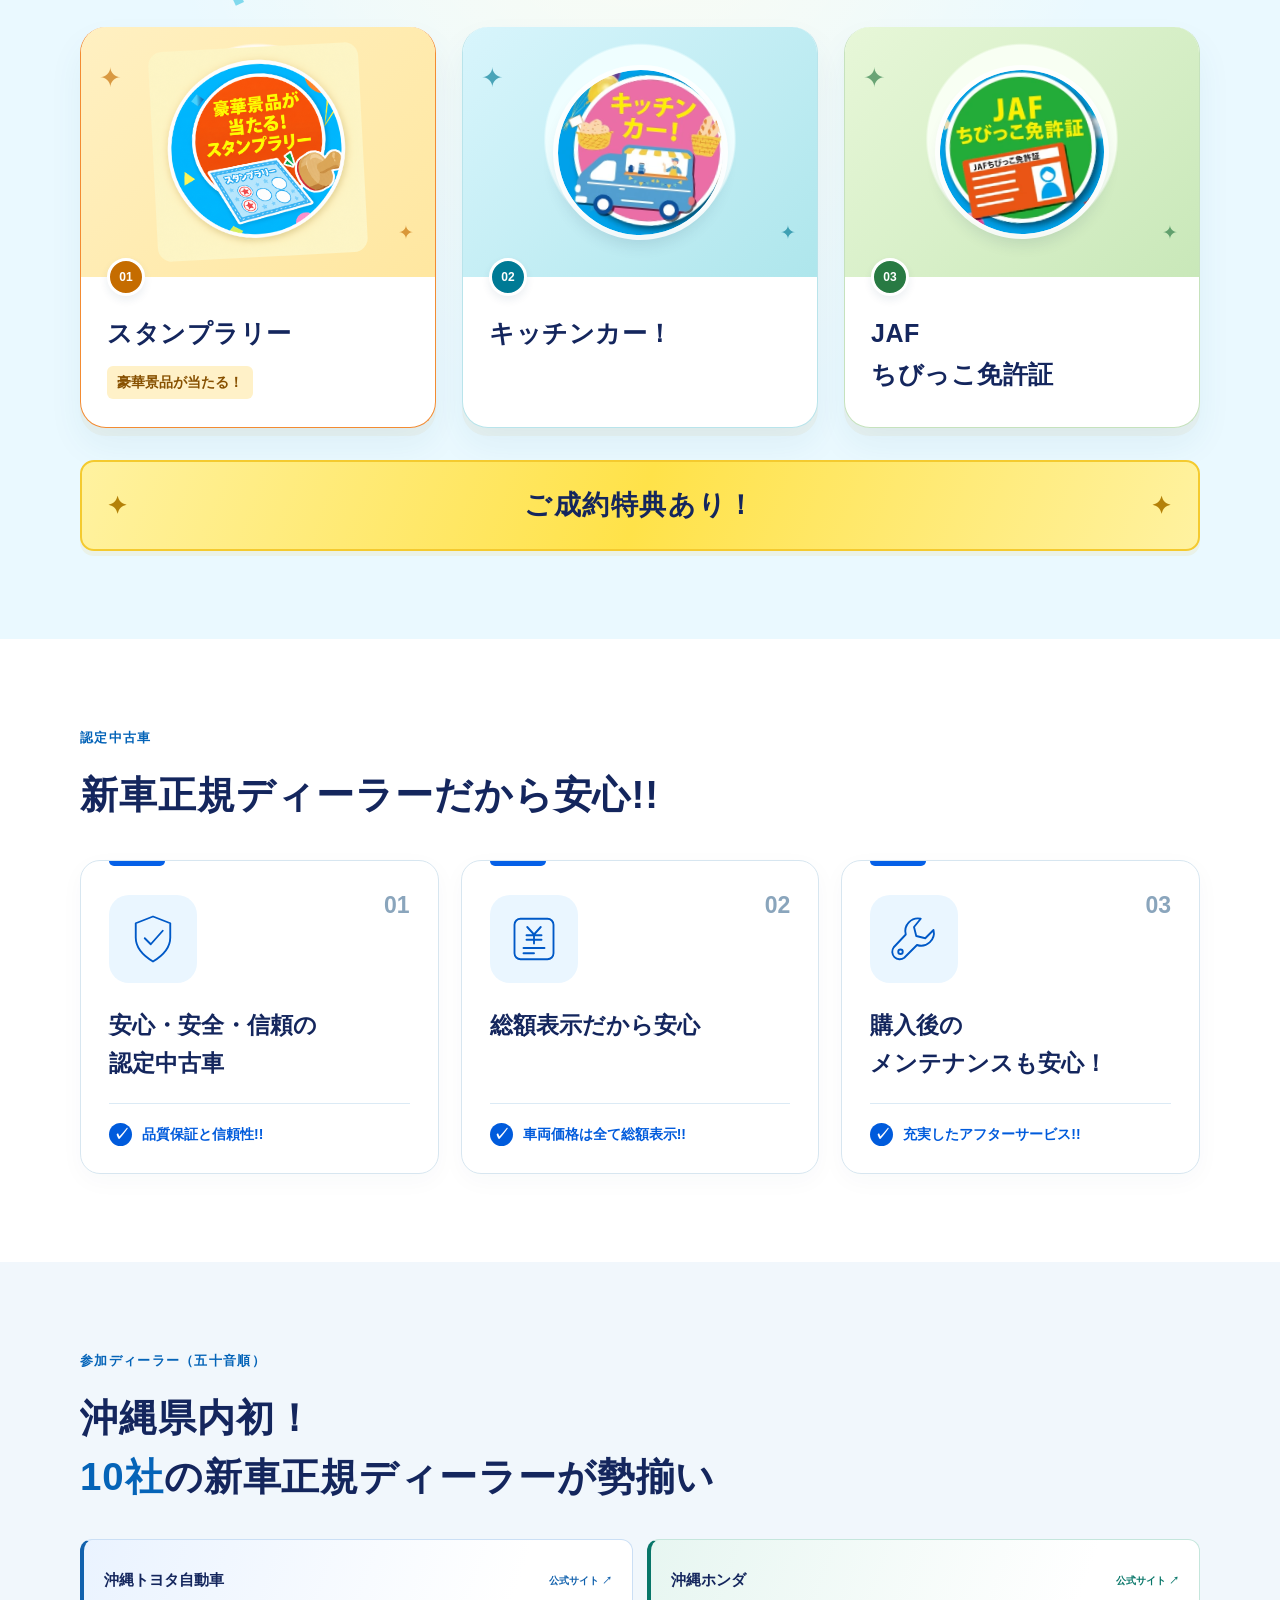
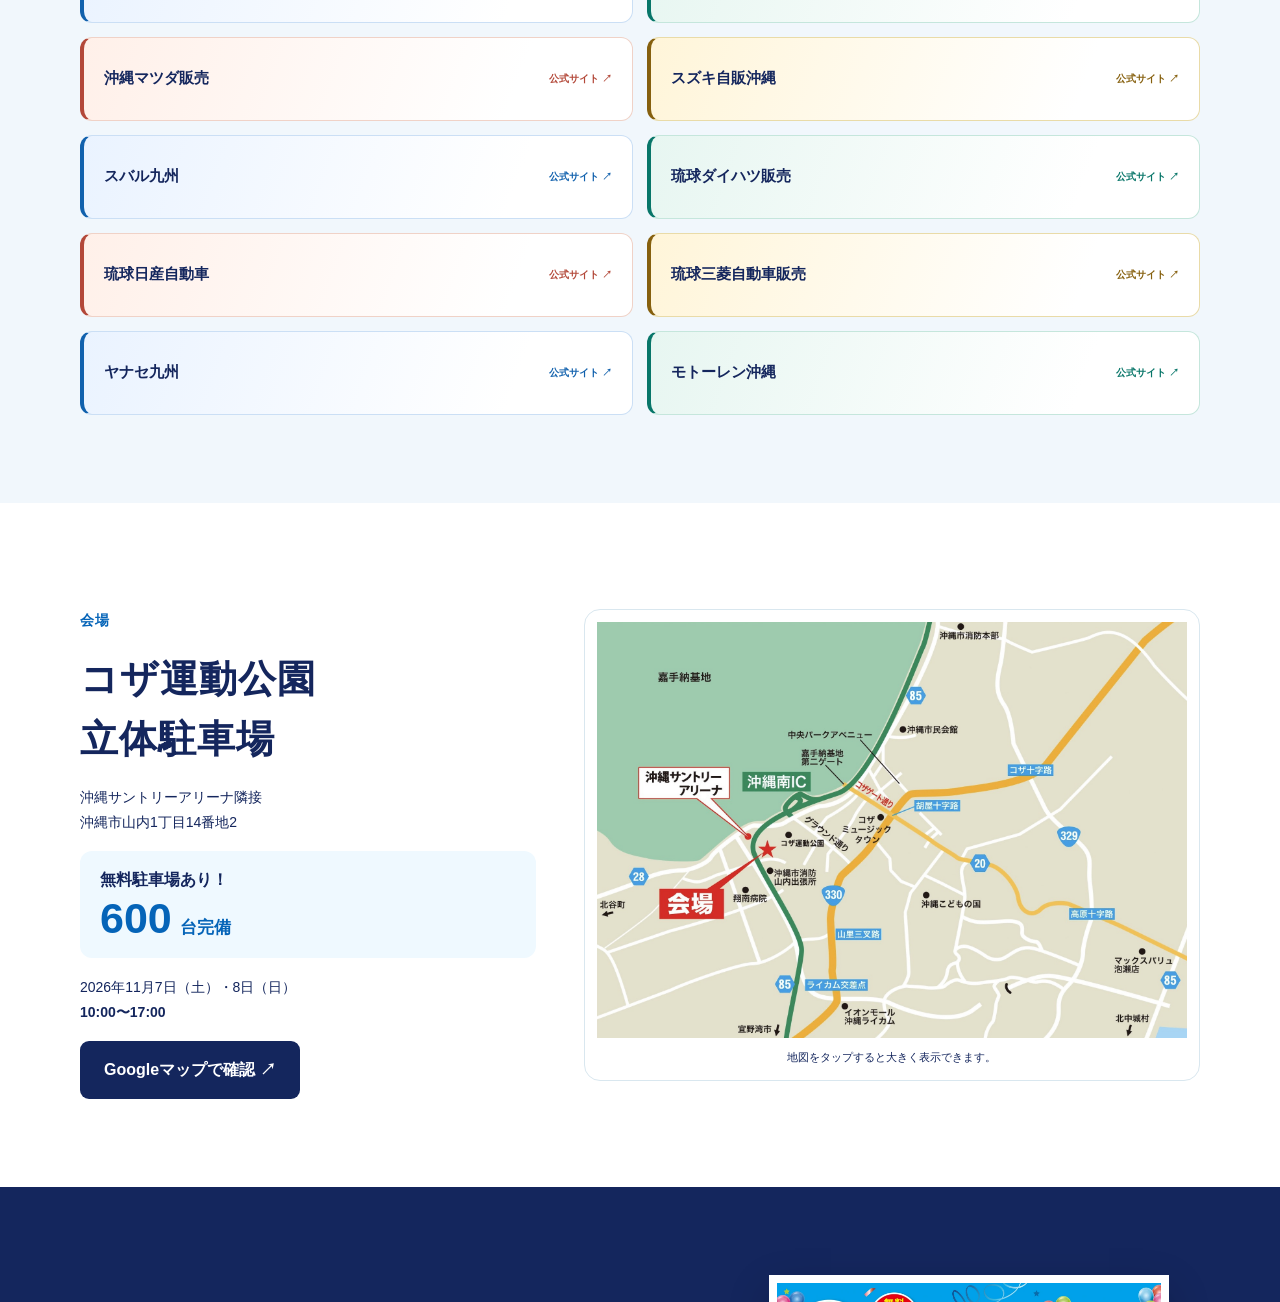
<file: variant-b-upgraded.html>
<!doctype html>
<html lang="ja"><head><meta charset="utf-8"><meta name="viewport" content="width=device-width,initial-scale=1"><title>OKINAWA 新車正規ディーラーズ中古車フェア｜2026年11月7日・8日</title><meta name="description" content="沖縄県内初！10社の新車正規ディーラーが勢揃い。2026年11月7日・8日、コザ運動公園立体駐車場。400台、無料駐車場600台完備。"><meta name="robots" content="noindex,nofollow"><link rel="icon" href="./assets/favicon.svg"><link rel="stylesheet" href="./flyer-lp.css?v=14"><script src="./premium-nav.js?v=3" defer></script><script src="./flyer-motion.js?v=5" defer></script></head>
<body><svg xmlns="http://www.w3.org/2000/svg" width="0" height="0" style="position:absolute" aria-hidden="true"><symbol id="shield" viewBox="0 0 72 72"><path d="M36 6l23 9v19c0 16-13 26-23 32C26 60 13 50 13 34V15z"/><path d="M25 35l8 8 16-18"/></symbol><symbol id="price" viewBox="0 0 72 72"><rect x="10" y="9" width="52" height="54" rx="8"/><path d="M22 48h28M22 55h14M27 20l9 10 9-10M36 30v12M26 31h20M26 37h20"/></symbol><symbol id="tools" viewBox="0 0 72 72"><path d="M45 9a17 17 0 0 0-20 21L9 47a10 10 0 0 0 14 14l17-17A17 17 0 0 0 62 24L51 35l-12-3-3-12z"/><circle cx="18" cy="53" r="3"/></symbol></svg><a class="skip" href="#main">本文へ移動</a><header><a class="brand" href="#top"><small>OKINAWA 新車正規</small>ディーラーズ中古車フェア</a><nav aria-label="メインナビゲーション"><a href="#fun">イベント</a><a href="#dealers">参加ディーラー</a><a class="pill" href="#access">会場アクセス ↗</a></nav><button class="menu-toggle" aria-haspopup="dialog" aria-expanded="false" aria-controls="fair-menu"><span aria-hidden="true">☰</span><small>MENU</small></button></header>
<dialog id="fair-menu" aria-labelledby="menu-title"><div class="menu-head"><p id="menu-title">OKINAWA<br><strong>ディーラーズ中古車フェア</strong></p><button class="menu-close" aria-label="メニューを閉じる">×</button></div><img src="./assets/hero-flyer.webp" alt=""><nav aria-label="フェア内メニュー"><a href="#top">トップ <span>↗</span></a><a href="#fun">イベント <span>↗</span></a><a href="#quality">認定中古車 <span>↗</span></a><a href="#dealers">参加ディーラー <span>↗</span></a><a href="#access">会場アクセス <span>↗</span></a><a href="#flyer">チラシ <span>↗</span></a></nav><a class="button" href="./assets/flyer.pdf">チラシを見る（PDF） ↗</a><p>2026年11月7日（土）・8日（日）<br>10:00〜17:00</p></dialog>
<main id="main"><section class="hero" id="top"><h1 class="sr-only">OKINAWA 新車正規ディーラーズ中古車フェア</h1><picture><source media="(max-width:800px)" srcset="./assets/flyer-hero-sp.png" width="1024" height="1536"><img class="hero-image" src="./assets/hero-flyer.webp" alt="OKINAWA 新車正規ディーラーズ中古車フェア。JAFちびっこ免許証、キッチンカー、スタンプラリー、ご成約特典あり。" width="1489" height="943" fetchpriority="high"></picture><div class="date-band"><p><span>2026年</span><strong>11.7<small>土</small>・8<small>日</small></strong></p><div><b>10:00〜17:00</b><br>沖縄サントリーアリーナ隣接<br><strong>コザ運動公園 立体駐車場</strong></div><a href="#access" aria-label="会場アクセス">↗</a></div></section>
<section class="intro wrap"><p class="kicker" data-text-motion="burst">輸入車から国産車まで多数取り揃え!!</p><h2><span class="intro-line">お気に入りの<span class="one-car" data-text-motion="roll">1台</span>が</span><br><span class="intro-line">必ず見つかる<span class="exclaim">!!</span></span></h2><div class="stock"><strong data-text-motion="pop">400</strong><b>台</b></div><div class="flyer-cars" role="button" tabindex="0" aria-label="車のイラストのアニメーションを再生"><img src="./assets/7cars.jpg" width="1874" height="552" alt="チラシに掲載された色とりどりの車のイラスト"></div><div class="shortcuts"><a href="#dealers">参加ディーラー <span>↗</span></a><a href="#fun">イベント <span>↗</span></a><a href="#access">会場アクセス <span>↗</span></a></div></section>
<section class="events section" id="fun"><div class="wrap"><p class="section-label">イベント</p><h2>豪華景品が当たる！<br><span data-text-motion="skate">スタンプラリー</span></h2><div class="event-grid"><article><div class="event-art stamp" aria-hidden="true"><div></div></div><span class="event-no">01</span><h3>スタンプラリー</h3><p>豪華景品が当たる！</p></article><article><div class="event-art food" aria-hidden="true"><div></div></div><span class="event-no">02</span><h3>キッチンカー！</h3></article><article><div class="event-art jaf" aria-hidden="true"><div></div></div><span class="event-no">03</span><h3>JAF<br>ちびっこ免許証</h3></article></div><div class="benefit"><span data-text-motion="bounce">ご成約特典あり！</span></div></div></section>
<section class="section wrap" id="quality"><p class="section-label">認定中古車</p><h2>新車正規ディーラーだから安心!!</h2><div class="trust-grid"><article><span class="trust-number">01</span><svg class="trust-icon" aria-hidden="true"><use href="#shield"/></svg><h3>安心・安全・信頼の<br>認定中古車</h3><p>品質保証と信頼性!!</p></article><article><span class="trust-number">02</span><svg class="trust-icon" aria-hidden="true"><use href="#price"/></svg><h3>総額表示だから安心</h3><p>車両価格は全て総額表示!!</p></article><article><span class="trust-number">03</span><svg class="trust-icon" aria-hidden="true"><use href="#tools"/></svg><h3>購入後の<br>メンテナンスも安心！</h3><p>充実したアフターサービス!!</p></article></div></section>
<section class="section dealers" id="dealers"><div class="wrap"><p class="section-label">参加ディーラー（五十音順）</p><h2><span data-text-motion="type">沖縄県内初！</span><br><em>10社</em>の<span data-text-motion="block">新車正規ディーラー</span>が勢揃い</h2><div class="dealer-grid">
        <a href="https://www.okinawa-toyota.co.jp/" rel="noopener noreferrer"><strong>沖縄トヨタ自動車</strong><span class="dealer-link">公式サイト ↗</span></a>
        <a href="https://www.okinawa-honda.com/" rel="noopener noreferrer"><strong>沖縄ホンダ</strong><span class="dealer-link">公式サイト ↗</span></a>
        <a href="https://okinawa-mazda.jp/" rel="noopener noreferrer"><strong>沖縄マツダ販売</strong><span class="dealer-link">公式サイト ↗</span></a>
        <a href="https://www.suzuki.co.jp/dealer/sj-okinawa/" rel="noopener noreferrer"><strong>スズキ自販沖縄</strong><span class="dealer-link">公式サイト ↗</span></a>
        <a href="https://kyushu-subaru.jp/okinawa/" rel="noopener noreferrer"><strong>スバル九州</strong><span class="dealer-link">公式サイト ↗</span></a>
        <a href="https://www.ryukyu-daihatsu.co.jp/" rel="noopener noreferrer"><strong>琉球ダイハツ販売</strong><span class="dealer-link">公式サイト ↗</span></a>
        <a href="https://ni-ryukyu.nissan-dealer.jp/top.html" rel="noopener noreferrer"><strong>琉球日産自動車</strong><span class="dealer-link">公式サイト ↗</span></a>
        <a href="https://www.ryukyu-mitsubishi.co.jp/" rel="noopener noreferrer"><strong>琉球三菱自動車販売</strong><span class="dealer-link">公式サイト ↗</span></a>
        <a href="https://www.yanase.co.jp/mercedes-benz/store/011401/info/" rel="noopener noreferrer"><strong>ヤナセ九州</strong><span class="dealer-link">公式サイト ↗</span></a>
        <a href="https://okinawa.bmw.jp/ja" rel="noopener noreferrer"><strong>モトーレン沖縄</strong><span class="dealer-link">公式サイト ↗</span></a>
      </div></div></section>
<section class="section wrap access" id="access"><div><p class="section-label">会場</p><h2>コザ運動公園<br>立体駐車場</h2><p>沖縄サントリーアリーナ隣接<br>沖縄市山内1丁目14番地2</p><div class="parking">無料駐車場あり！<strong><span data-text-motion="pop">600</span><small>台完備</small></strong></div><p>2026年11月7日（土）・8日（日）<br><b>10:00〜17:00</b></p><a class="button" href="https://www.google.com/maps/search/?api=1&amp;query=コザ運動公園立体駐車場">Googleマップで確認 ↗</a></div><figure><a href="./assets/access-map-client.jpg"><img src="./assets/access-map-client.jpg" width="1818" height="1282" loading="lazy" alt="会場案内図。沖縄南ICの南側、沖縄サントリーアリーナ隣接のコザ運動公園。"></a><figcaption>地図をタップすると大きく表示できます。</figcaption></figure></section>
<section class="section flyer-section" id="flyer"><div class="wrap flyer-layout"><div><p class="section-label">チラシ</p><h2><span data-text-motion="up">OKINAWA</span><br>新車正規ディーラーズ<br>中古車フェア</h2><p>2026年11月7日（土）・8日（日）<br>10:00〜17:00</p><a class="button" href="./assets/flyer.pdf">チラシを見る（PDF） ↗</a></div><a href="./assets/flyer.pdf"><img src="./assets/flyer.webp" width="1489" height="2105" loading="lazy" alt="中古車フェアのチラシ全体"></a></div></section></main>
<footer class="wrap"><p>主催：一般社団法人 日本自動車販売協会連合会 沖縄県支部</p><p>お問い合わせ／OKINAWA新車正規ディーラーズ中古車フェア事務局</p><a href="tel:0988590892">098-859-0892</a><p>平日 10:00〜17:00<br>イベント当日：11/7・8のみ土日対応</p></footer><aside class="floating" aria-label="開催日時と会場アクセス"><div><b>11/7（土）・8（日）</b><small>10:00〜17:00</small></div><a href="#access">会場アクセス ↗</a></aside></body></html>
</file>
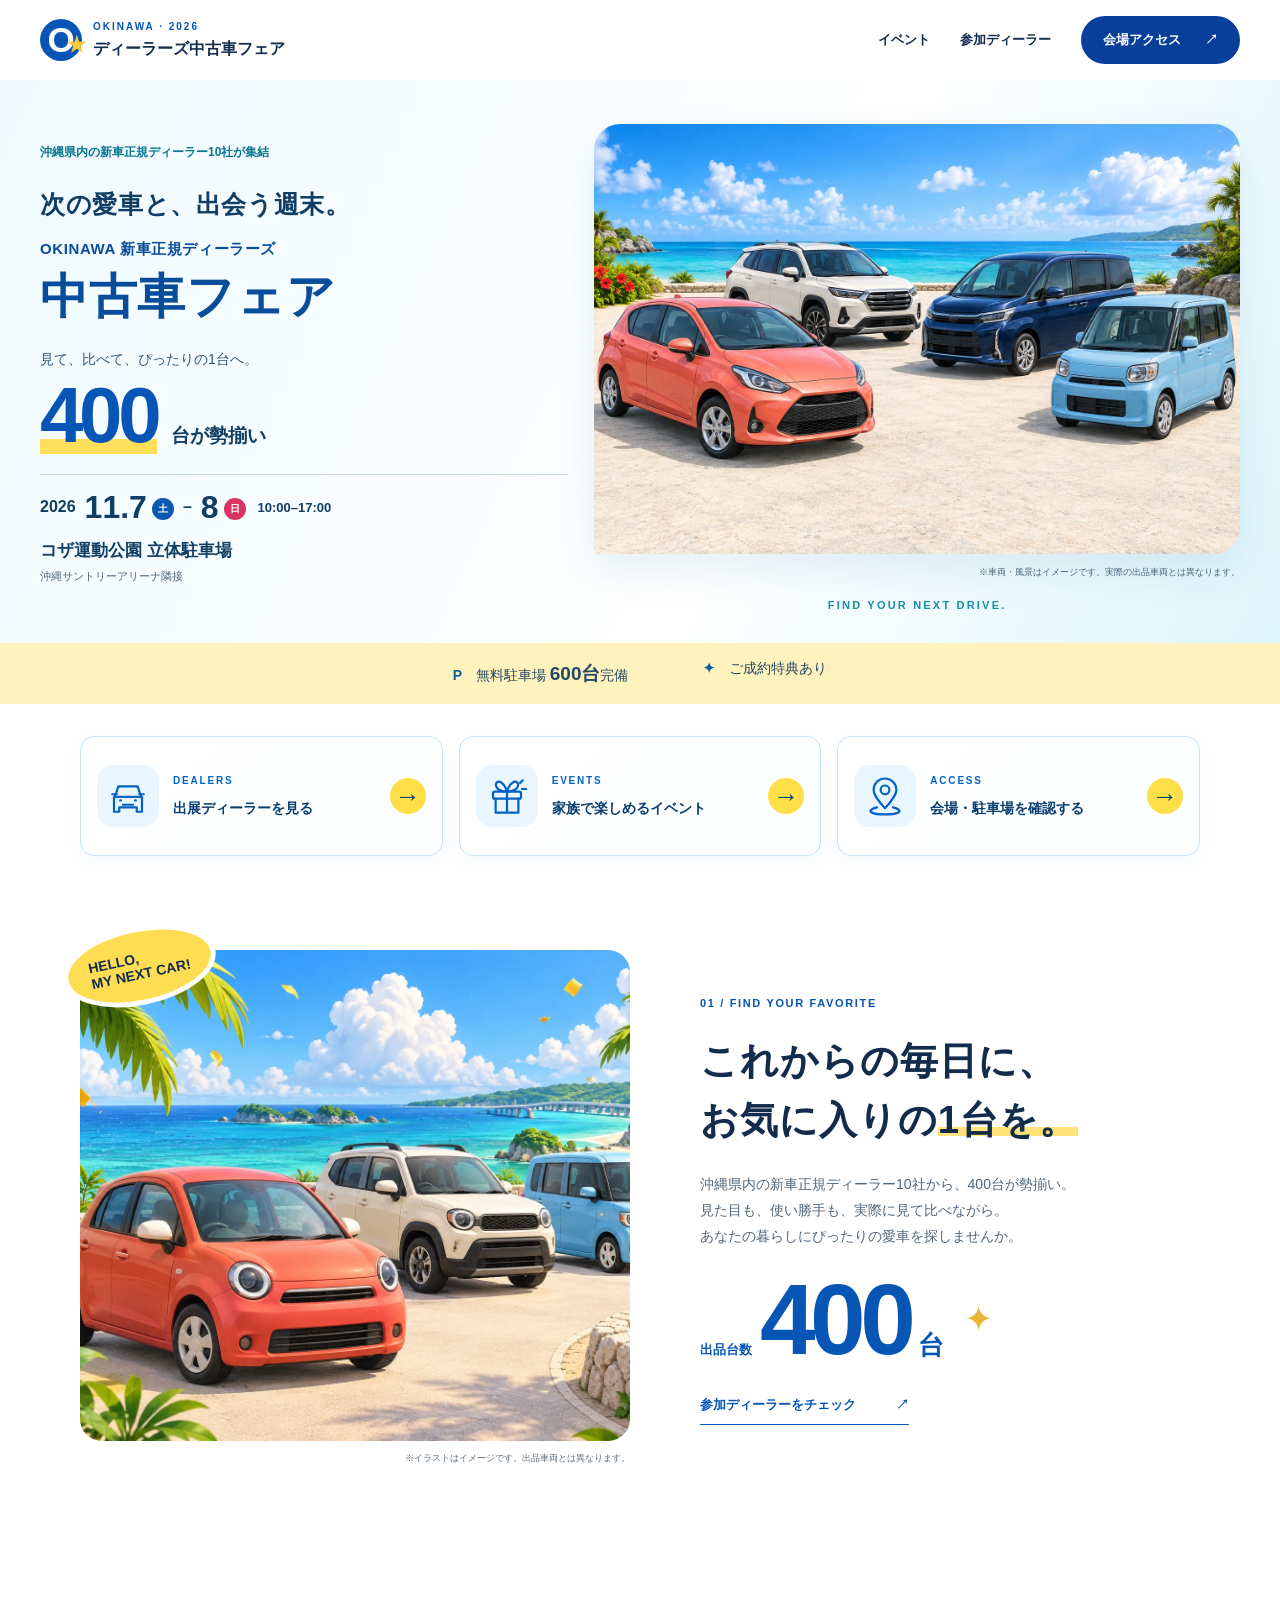
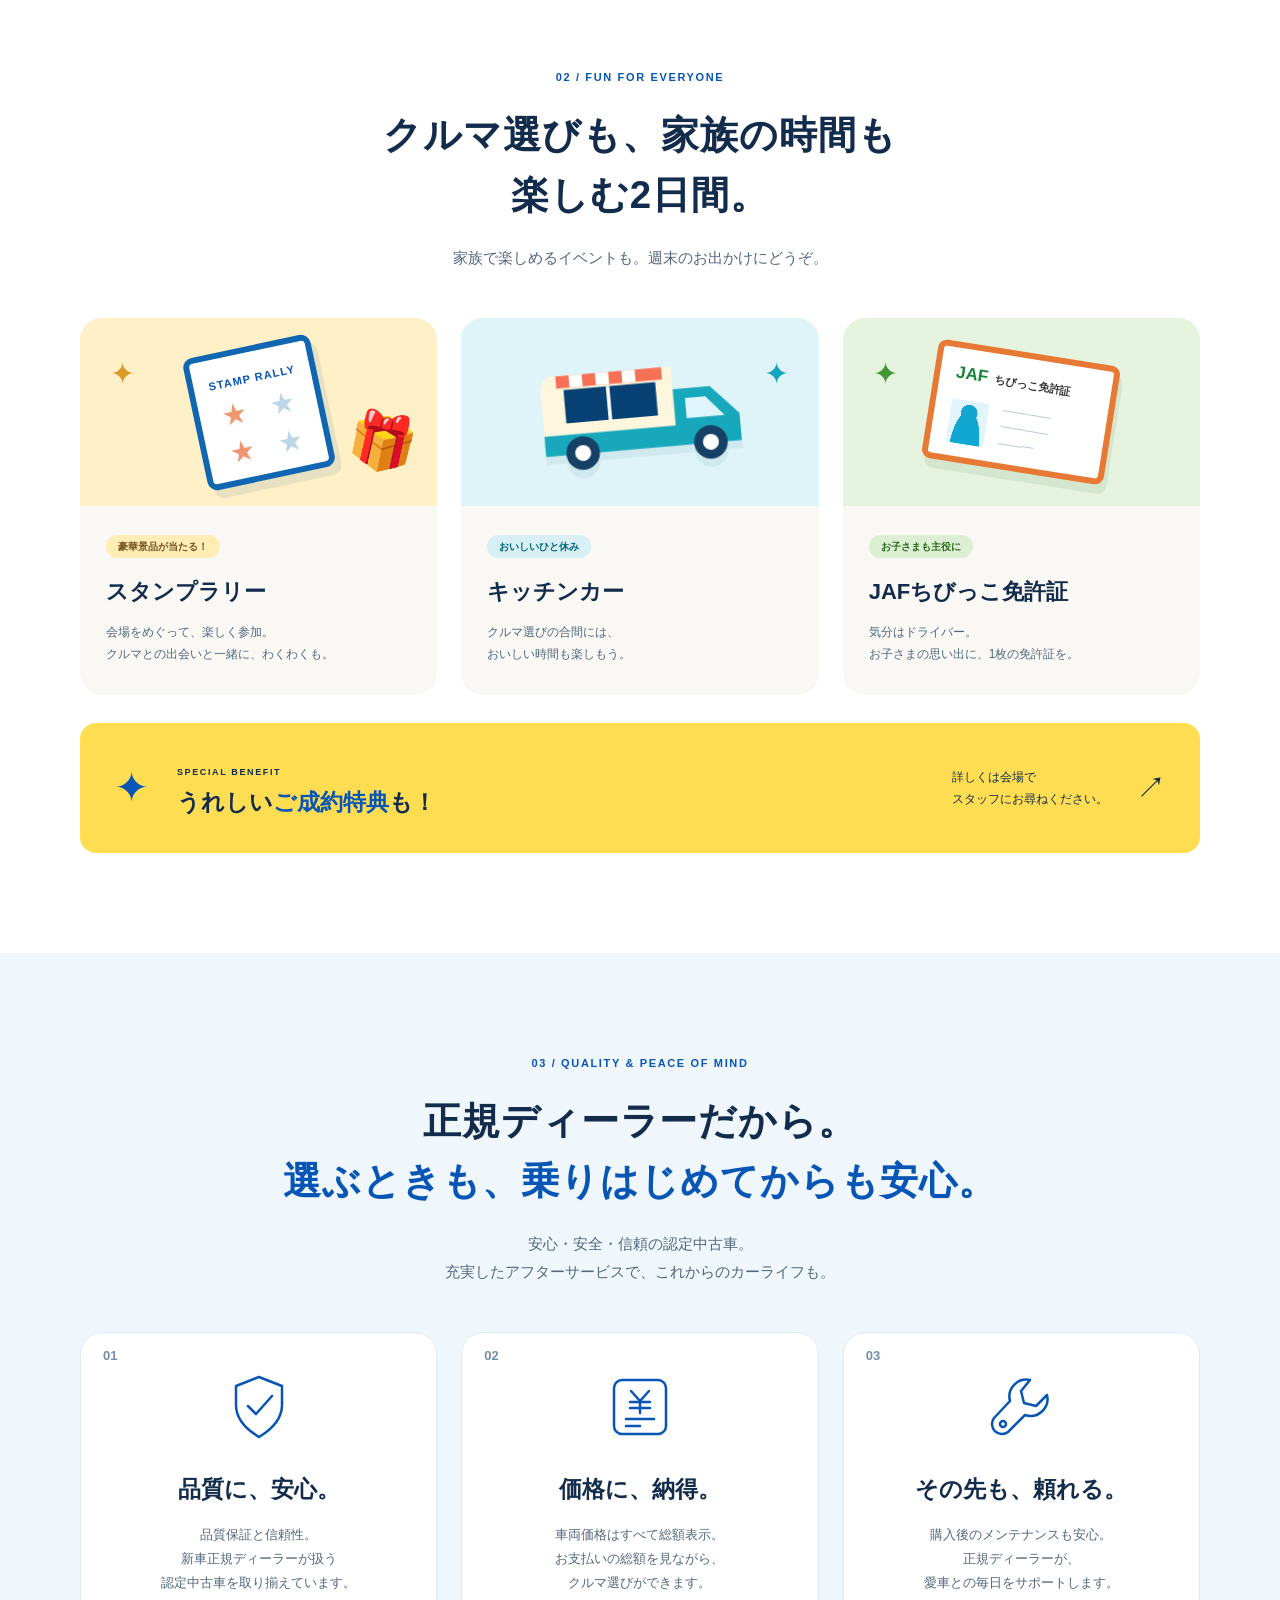
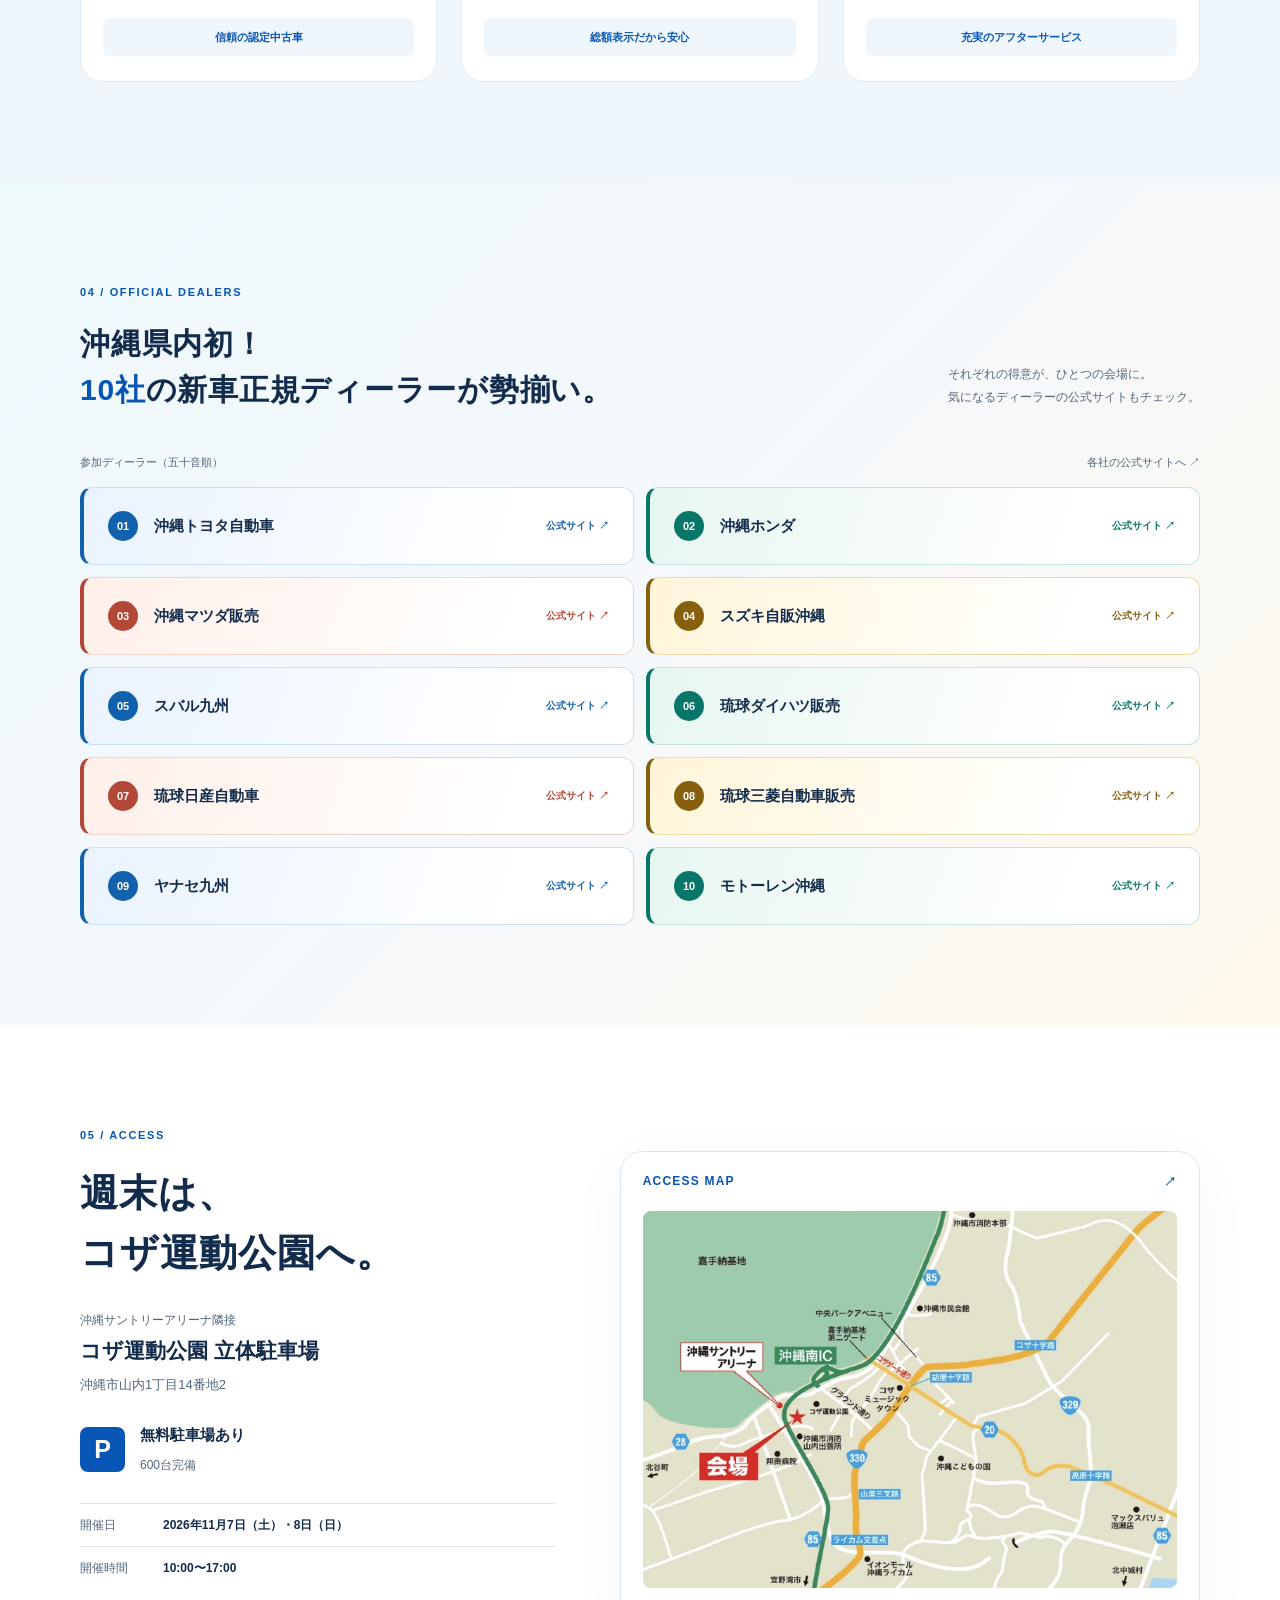
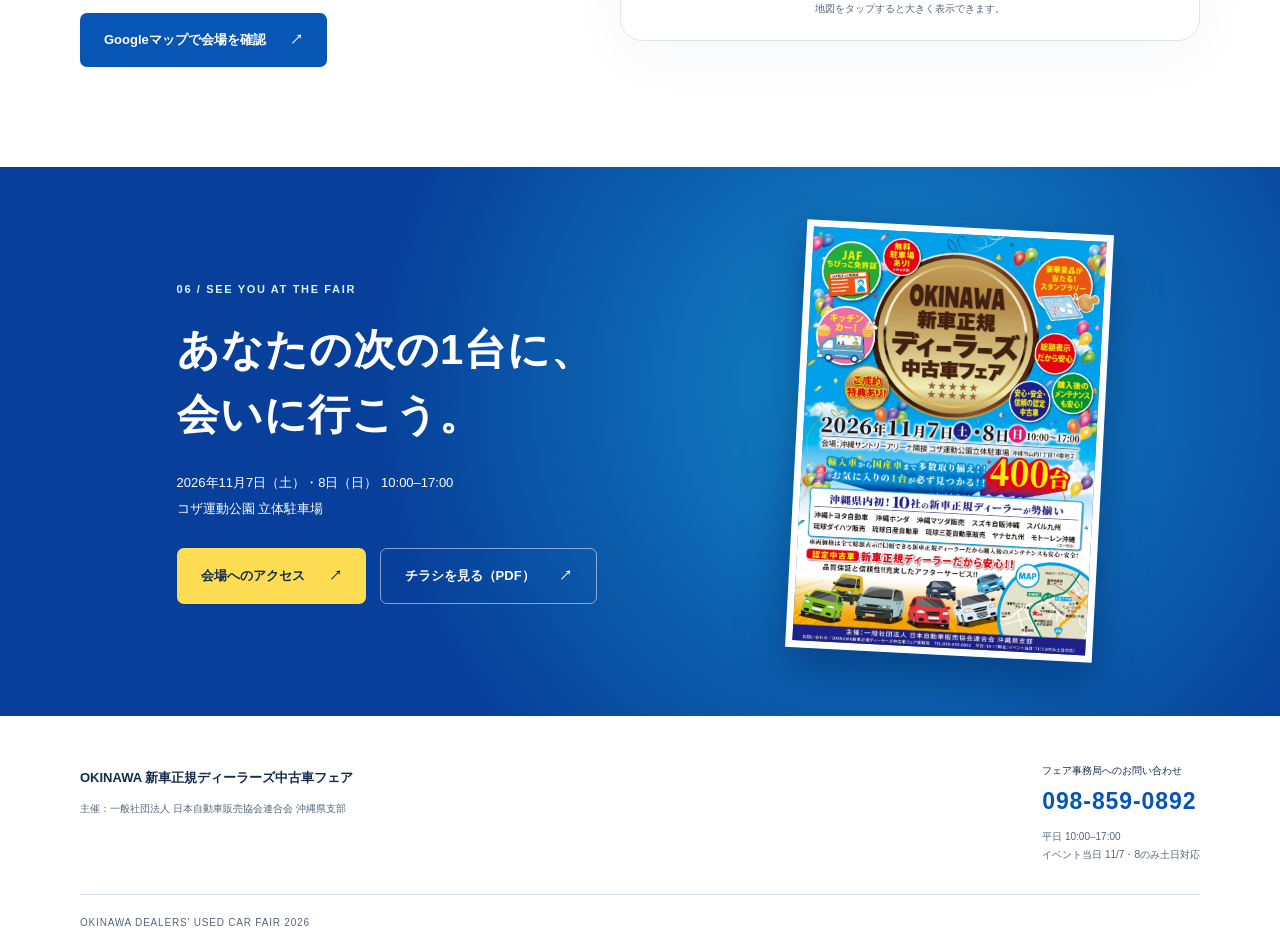
<file: variant-b.html>
<!doctype html>
<html lang="ja">
<head>
  <meta charset="utf-8">
  <meta name="viewport" content="width=device-width, initial-scale=1">
  <title>OKINAWA 新車正規ディーラーズ中古車フェア｜2026年11月7日・8日</title>
  <meta name="description" content="沖縄県内10社の新車正規ディーラーが勢揃い。400台の中古車からお気に入りの1台を。2026年11月7日・8日、コザ運動公園立体駐車場で開催。無料駐車場600台完備。">
  <meta name="theme-color" content="#073f9a">
  <link rel="icon" href="./assets/favicon.svg" type="image/svg+xml">
  <link rel="stylesheet" href="./styles.css?v=mobilemedal12">
  <script src="./script.js?v=20261006-dealers10" defer></script>
  <link rel="stylesheet" href="./sp-preview.css?v=20261006-dealers10">
  <link rel="stylesheet" href="./variant-b.css?v=responsive16">
  <meta name="robots" content="noindex, nofollow">
</head>
<body>
<svg xmlns="http://www.w3.org/2000/svg" width="0" height="0" style="position:absolute" aria-hidden="true"><symbol id="shield" viewBox="0 0 72 72"><path d="M36 6l23 9v19c0 16-13 26-23 32C26 60 13 50 13 34V15z"/><path d="M25 35l8 8 16-18"/></symbol><symbol id="price" viewBox="0 0 72 72"><rect x="10" y="9" width="52" height="54" rx="8"/><path d="M22 48h28M22 55h14M27 20l9 10 9-10M36 30v12M26 31h20M26 37h20"/></symbol><symbol id="tools" viewBox="0 0 72 72"><path d="M45 9a17 17 0 0 0-20 21L9 47a10 10 0 0 0 14 14l17-17A17 17 0 0 0 62 24L51 35l-12-3-3-12z"/><circle cx="18" cy="53" r="3"/></symbol></svg>
  <a class="skip-link" href="#main">本文へ移動</a>
  <header class="header">
    <a class="brand" href="#top" aria-label="OKINAWA ディーラーズ中古車フェア トップ"><span class="brand-mark" aria-hidden="true">O<span>★</span></span><span><small>OKINAWA · 2026</small>ディーラーズ中古車フェア</span></a>
    <nav aria-label="メインナビゲーション"><a href="#fun">イベント</a><a href="#dealers">参加ディーラー</a><a class="nav-access" href="#access">会場アクセス <span aria-hidden="true">↗</span></a></nav>
  </header>
  <main id="main">
    <section class="hero" id="top" aria-labelledby="hero-title">
      <div class="hero-scenery" aria-hidden="true"></div>
      <div class="hero-sparkles" aria-hidden="true"><span style="--x:4%;--y:12%;--size:22px;--delay:-0.00s">✦</span><span style="--x:35%;--y:8%;--size:16px;--delay:-0.31s">✦</span><span style="--x:48%;--y:25%;--size:27px;--delay:-0.62s">✦</span><span style="--x:94%;--y:10%;--size:24px;--delay:-0.93s">✦</span><span style="--x:97%;--y:47%;--size:18px;--delay:-1.24s">✦</span><span style="--x:44%;--y:64%;--size:19px;--delay:-1.55s">✦</span><span style="--x:7%;--y:70%;--size:16px;--delay:-1.86s">✦</span><span style="--x:54%;--y:7%;--size:12px;--delay:-2.17s">✦</span><span style="--x:73%;--y:73%;--size:14px;--delay:-2.48s">✦</span><span style="--x:29%;--y:76%;--size:13px;--delay:-2.79s">✦</span></div>
      <div class="hero-inner container"><div class="variant-copy">
  <p class="b-eyebrow">沖縄県内の新車正規ディーラー10社が集結</p>
  <p class="b-kicker">次の愛車と、出会う週末。</p>
  <h1><span>OKINAWA 新車正規ディーラーズ</span>中古車フェア</h1>
  <p class="b-lead">見て、比べて、ぴったりの1台へ。</p>
  <p class="b-count"><strong>400</strong><span>台が勢揃い</span></p>
  <div class="b-schedule"><p><span>2026</span> <time datetime="2026-11-07">11.7<small>土</small></time><b>–</b><time datetime="2026-11-08">8<small class="b-sun">日</small></time><em>10:00–17:00</em></p><strong>コザ運動公園 立体駐車場</strong><small>沖縄サントリーアリーナ隣接</small></div>
</div>
<figure class="variant-visual"><img src="./assets/cars-lineup-b.webp" width="1536" height="1024" alt="赤いコンパクトカー、白いSUV、紺のミニバン、水色の軽自動車が並ぶイメージ" fetchpriority="high"><figcaption>※車両・風景はイメージです。実際の出品車両とは異なります。</figcaption><span aria-hidden="true">FIND YOUR NEXT DRIVE.</span></figure>
        <div class="sp-hero-visual"><img src="./assets/hero-sp.webp" alt="" width="1024" height="1536" fetchpriority="high"><small>※車両・風景はイメージです。</small></div>
        <div class="hero-copy">
          <p class="eyebrow light"><span></span> 沖縄県内の新車正規ディーラー10社が集結</p>
          <p class="hero-kicker">次の愛車と、出会う週末。</p>
          <h1 id="hero-title"><span>OKINAWA 新車正規</span>ディーラーズ<br><em>中古車フェア</em></h1>
          <p class="hero-lead">見て、比べて、ぴったりの1台へ。<br>クルマ選びも、家族の時間も楽しむ2日間。</p>
          <div class="hero-tags"><span>400台が勢揃い</span><span>無料駐車場600台</span><span>ご成約特典あり</span></div>
        </div>
        <div class="hero-art"><picture><source media="(max-width: 760px)" srcset="./assets/hero-medal-upgraded.webp" width="1672" height="941"><img src="./assets/hero-flyer.webp" alt="金色のメダルを囲むバルーン。JAFちびっこ免許証、キッチンカー、スタンプラリーも楽しめる中古車フェア" width="1489" height="943" fetchpriority="high"></picture><span class="art-caption">お気に入りの1台が、きっと見つかる。</span></div>
        <div class="event-bar">
          <div class="event-date"><span class="date-year">2026<br><small>NOVEMBER</small></span><div><time datetime="2026-11-07">11.7<span class="day saturday">土</span></time><span class="date-separator">–</span><time datetime="2026-11-08">8<span class="day sunday">日</span></time><span class="time">10:00–17:00</span></div></div>
          <div class="event-place"><span class="label">会場</span><div><strong>コザ運動公園 立体駐車場</strong><small>沖縄サントリーアリーナ隣接 ／ 沖縄市山内1丁目14番地2</small></div></div>
          <a class="round-arrow" href="#access" aria-label="会場へのアクセスを見る">↗</a>
        </div>
      </div>
      <div class="hero-bottom" aria-hidden="true">FIND YOUR NEXT DRIVE <span>✦</span> OKINAWA DEALERS' USED CAR FAIR <span>✦</span> FIND YOUR NEXT DRIVE</div>
    </section>

<div class="b-info"><div class="container"><span><b>P</b> 無料駐車場 <strong>600台</strong>完備</span><span><b>✦</b> ご成約特典あり</span></div></div>
<nav class="b-shortcuts container" aria-label="フェアのご案内"><a href="#dealers"><span class="shortcut-icon" aria-hidden="true"><svg viewBox="0 0 48 48" fill="none" stroke="currentColor" stroke-width="2.5" stroke-linecap="round" stroke-linejoin="round"><path d="M9 25l4-12h22l4 12M8 25h32v17h-6v-5H14v5H8z"/><path d="M15 29h1m16 0h1M18 34h12M6 22h5m26 0h5"/></svg></span><span class="shortcut-copy"><small>DEALERS</small><strong>出展ディーラーを見る</strong></span><span class="shortcut-arrow" aria-hidden="true">→</span></a><a href="#fun"><span class="shortcut-icon" aria-hidden="true"><svg viewBox="0 0 48 48" fill="none" stroke="currentColor" stroke-width="2.5" stroke-linecap="round" stroke-linejoin="round"><rect x="8" y="19" width="32" height="8" rx="2"/><path d="M11 27v16h26V27M24 19v24M24 19C6 19 10 3 18 9c4 3 6 10 6 10zm0 0c18 0 14-16 6-10-4 3-6 10-6 10zM39 9l3-3M41 16h5"/></svg></span><span class="shortcut-copy"><small>EVENTS</small><strong>家族で楽しめるイベント</strong></span><span class="shortcut-arrow" aria-hidden="true">→</span></a><a href="#access"><span class="shortcut-icon" aria-hidden="true"><svg viewBox="0 0 48 48" fill="none" stroke="currentColor" stroke-width="2.5" stroke-linecap="round" stroke-linejoin="round"><path d="M24 38S11 24 11 17a13 13 0 0 1 26 0c0 7-13 21-13 21z"/><circle cx="24" cy="17" r="5"/><path d="M15 37c-13 3-9 8 9 8s22-5 9-8"/></svg></span><span class="shortcut-copy"><small>ACCESS</small><strong>会場・駐車場を確認する</strong></span><span class="shortcut-arrow" aria-hidden="true">→</span></a></nav>
    <section class="section selection container" aria-labelledby="selection-title">
      <div class="selection-photo"><picture><source media="(max-width: 760px)" srcset="./assets/cars-lineup-b.webp"><img src="./assets/okinawa-drive.webp" alt="暮らしに合わせて選べる、さまざまなタイプの車のイメージイラスト" width="1536" height="1024" loading="lazy"></picture><span class="photo-note">※イラストはイメージです。出品車両とは異なります。</span><div class="photo-sticker">HELLO,<br>MY NEXT CAR!</div></div>
      <div class="selection-copy"><p class="eyebrow">01 / FIND YOUR FAVORITE</p><h2 id="selection-title">これからの毎日に、<br>お気に入りの<span class="underline">1台を。</span></h2><p>沖縄県内の新車正規ディーラー10社から、400台が勢揃い。<br>見た目も、使い勝手も、実際に見て比べながら。<br>あなたの暮らしにぴったりの愛車を探しませんか。</p><div class="big-number"><span>出品台数</span><strong>400</strong><b>台</b><span class="number-star" aria-hidden="true">✦</span></div><a class="text-link" href="#dealers">参加ディーラーをチェック <span aria-hidden="true">↗</span></a></div>
    </section>

    <section class="section fun container" id="fun" aria-labelledby="fun-title"><div class="section-heading"><p class="eyebrow">02 / FUN FOR EVERYONE</p><h2 id="fun-title">クルマ選びも、家族の時間も<br>楽しむ2日間。</h2><p>家族で楽しめるイベントも。週末のお出かけにどうぞ。</p></div>
      <div class="fun-grid">
        <article class="fun-card stamp"><div class="fun-art" aria-hidden="true"><div class="stamp-sheet"><span>STAMP RALLY</span><div>★<i>★</i>★<i>★</i></div></div><span class="spark">✦</span><span class="gift-box">🎁</span></div><div class="fun-content"><span class="pill">豪華景品が当たる！</span><h3>スタンプラリー</h3><p>会場をめぐって、楽しく参加。<br>クルマとの出会いと一緒に、わくわくも。</p></div></article>
        <article class="fun-card food"><div class="fun-art" aria-hidden="true"><svg class="truck" viewBox="0 0 260 145"><path fill="#fff7dd" d="M30 24h139v77H20V41a17 17 0 0 1 10-17"/><path fill="#18a8bc" d="M169 50h42l31 33v31H20V91h149z"/><path fill="#dff5fc" d="M182 61h23l20 23h-43z"/><path fill="#074174" d="M46 40h104v38H46z"/><path fill="#fff" d="M94 40h4v38h-4z"/><path fill="#f67055" d="M38 24h120v14H38z"/><path fill="#fff" d="M53 24h15v14H53zm30 0h15v14H83zm30 0h15v14h-15z"/><circle cx="62" cy="113" r="19" fill="#164065"/><circle cx="62" cy="113" r="9" fill="#fff"/><circle cx="207" cy="113" r="19" fill="#164065"/><circle cx="207" cy="113" r="9" fill="#fff"/></svg><span class="spark">✦</span></div><div class="fun-content"><span class="pill">おいしいひと休み</span><h3>キッチンカー</h3><p>クルマ選びの合間には、<br>おいしい時間も楽しもう。</p></div></article>
        <article class="fun-card kids"><div class="fun-art" aria-hidden="true"><div class="license"><b>JAF</b><span>ちびっこ免許証</span><div><i></i><span>━━━━<br>━━━━<br>━━━</span></div></div><span class="spark">✦</span></div><div class="fun-content"><span class="pill">お子さまも主役に</span><h3>JAFちびっこ免許証</h3><p>気分はドライバー。<br>お子さまの思い出に、1枚の免許証を。</p></div></article>
      </div>
      <div class="benefit"><span class="benefit-icon" aria-hidden="true">✦</span><div><small>SPECIAL BENEFIT</small><h3>うれしい<span>ご成約特典</span>も！</h3></div><p>詳しくは会場で<br>スタッフにお尋ねください。</p><span aria-hidden="true">↗</span></div>
    </section>

    <section class="section trust" id="quality" aria-labelledby="trust-title"><div class="container">
      <div class="section-heading"><p class="eyebrow">03 / QUALITY & PEACE OF MIND</p><h2 id="trust-title">正規ディーラーだから。<br><span class="blue">選ぶときも、乗りはじめてからも安心。</span></h2><p>安心・安全・信頼の認定中古車。<br>充実したアフターサービスで、これからのカーライフも。</p></div>
      <div class="trust-grid">
        <article class="trust-card"><span class="card-number">01</span><svg class="line-icon" aria-hidden="true"><use href="#shield"/></svg><h3>品質に、安心。</h3><p>品質保証と信頼性。<br>新車正規ディーラーが扱う<br>認定中古車を取り揃えています。</p><span class="card-tag">信頼の認定中古車</span></article>
        <article class="trust-card"><span class="card-number">02</span><svg class="line-icon" aria-hidden="true"><use href="#price"/></svg><h3>価格に、納得。</h3><p>車両価格はすべて総額表示。<br>お支払いの総額を見ながら、<br>クルマ選びができます。</p><span class="card-tag">総額表示だから安心</span></article>
        <article class="trust-card"><span class="card-number">03</span><svg class="line-icon" aria-hidden="true"><use href="#tools"/></svg><h3>その先も、頼れる。</h3><p>購入後のメンテナンスも安心。<br>正規ディーラーが、<br>愛車との毎日をサポートします。</p><span class="card-tag">充実のアフターサービス</span></article>
      </div>
    </div></section>

    <section class="section dealers" id="dealers" aria-labelledby="dealers-title"><div class="container"><div class="dealer-heading"><div><p class="eyebrow">04 / OFFICIAL DEALERS</p><h2 id="dealers-title">沖縄県内初！<br><span class="blue">10社</span>の新車正規ディーラーが勢揃い。</h2></div><p>それぞれの得意が、ひとつの会場に。<br>気になるディーラーの公式サイトもチェック。</p></div><p class="small-label">参加ディーラー（五十音順）<span>各社の公式サイトへ ↗</span></p>
      <div class="dealer-grid">
        <a href="https://www.okinawa-toyota.co.jp/" rel="noopener noreferrer"><span class="dealer-no">01</span><strong>沖縄トヨタ自動車</strong><span class="dealer-link">公式サイト ↗</span></a>
        <a href="https://www.okinawa-honda.com/" rel="noopener noreferrer"><span class="dealer-no">02</span><strong>沖縄ホンダ</strong><span class="dealer-link">公式サイト ↗</span></a>
        <a href="https://okinawa-mazda.jp/" rel="noopener noreferrer"><span class="dealer-no">03</span><strong>沖縄マツダ販売</strong><span class="dealer-link">公式サイト ↗</span></a>
        <a href="https://www.suzuki.co.jp/dealer/sj-okinawa/" rel="noopener noreferrer"><span class="dealer-no">04</span><strong>スズキ自販沖縄</strong><span class="dealer-link">公式サイト ↗</span></a>
        <a href="https://kyushu-subaru.jp/okinawa/" rel="noopener noreferrer"><span class="dealer-no">05</span><strong>スバル九州</strong><span class="dealer-link">公式サイト ↗</span></a>
        <a href="https://www.ryukyu-daihatsu.co.jp/" rel="noopener noreferrer"><span class="dealer-no">06</span><strong>琉球ダイハツ販売</strong><span class="dealer-link">公式サイト ↗</span></a>
        <a href="https://ni-ryukyu.nissan-dealer.jp/top.html" rel="noopener noreferrer"><span class="dealer-no">07</span><strong>琉球日産自動車</strong><span class="dealer-link">公式サイト ↗</span></a>
        <a href="https://www.ryukyu-mitsubishi.co.jp/" rel="noopener noreferrer"><span class="dealer-no">08</span><strong>琉球三菱自動車販売</strong><span class="dealer-link">公式サイト ↗</span></a>
        <a href="https://www.yanase.co.jp/mercedes-benz/store/011401/info/" rel="noopener noreferrer"><span class="dealer-no">09</span><strong>ヤナセ九州</strong><span class="dealer-link">公式サイト ↗</span></a>
        <a href="https://okinawa.bmw.jp/ja" rel="noopener noreferrer"><span class="dealer-no">10</span><strong>モトーレン沖縄</strong><span class="dealer-link">公式サイト ↗</span></a>
      </div>
    </div></section>

    <section class="section access container" id="access" aria-labelledby="access-title"><div class="access-copy"><p class="eyebrow">05 / ACCESS</p><h2 id="access-title">週末は、<br>コザ運動公園へ。</h2><p class="access-sub">沖縄サントリーアリーナ隣接</p><h3>コザ運動公園 立体駐車場</h3><p>沖縄市山内1丁目14番地2</p><div class="parking"><span aria-hidden="true">P</span><div><strong>無料駐車場あり</strong><small>600台完備</small></div></div><dl class="access-details"><div><dt>開催日</dt><dd>2026年11月7日（土）・8日（日）</dd></div><div><dt>開催時間</dt><dd>10:00〜17:00</dd></div></dl><a class="button blue-button" href="https://www.google.com/maps/search/?api=1&amp;query=コザ運動公園立体駐車場" rel="noopener noreferrer">Googleマップで会場を確認 <span aria-hidden="true">↗</span></a></div><div class="map-panel"><span class="map-heading">ACCESS MAP <span aria-hidden="true">↗</span></span><p class="pinch-hint">指2本で広げて（ピンチアウトして）ご覧ください。</p><a href="./assets/access-map.webp" rel="noopener" aria-label="アクセス地図を大きく表示"><img src="./assets/access-map.webp" alt="沖縄南ICの南側、沖縄サントリーアリーナ隣接のコザ運動公園が会場。周辺にはコザ十字路、胡屋十字路、国道330号があります。" width="759" height="536" loading="lazy"></a><span class="map-note">地図をタップすると大きく表示できます。</span></div></section>

    <section class="visit" id="visit" aria-labelledby="visit-title"><div class="container visit-inner"><div><p class="eyebrow light">06 / SEE YOU AT THE FAIR</p><h2 id="visit-title">あなたの次の1台に、<br>会いに行こう。</h2><p>2026年11月7日（土）・8日（日） 10:00–17:00<br>コザ運動公園 立体駐車場</p><div class="visit-buttons"><a class="button yellow-button" href="#access">会場へのアクセス <span aria-hidden="true">↗</span></a><a class="button outline-button" href="./assets/flyer.pdf" rel="noopener">チラシを見る（PDF） <span aria-hidden="true">↗</span></a></div></div><a class="flyer-preview" href="./assets/flyer.pdf" rel="noopener" aria-label="イベントのチラシPDFを開く"><img src="./assets/flyer.webp" alt="OKINAWA新車正規ディーラーズ中古車フェアのチラシ" width="1489" height="2106" loading="lazy"></a></div></section>
  </main>
  <footer class="footer container"><div><strong>OKINAWA 新車正規ディーラーズ中古車フェア</strong><p>主催：一般社団法人 日本自動車販売協会連合会 沖縄県支部</p></div><div class="contact"><small>フェア事務局へのお問い合わせ</small><a href="tel:0988590892">098-859-0892</a><p>平日 10:00–17:00<br>イベント当日 11/7・8のみ土日対応</p></div><p class="copyright">OKINAWA DEALERS' USED CAR FAIR 2026</p></footer>
  <div class="mobile-cta"><span>11/7<span class="sat-text">土</span>・8<span class="sun-text">日</span><small>10:00–17:00</small></span><a href="#access">会場アクセス <span aria-hidden="true">↗</span></a></div>
</body>
</html>
</file>
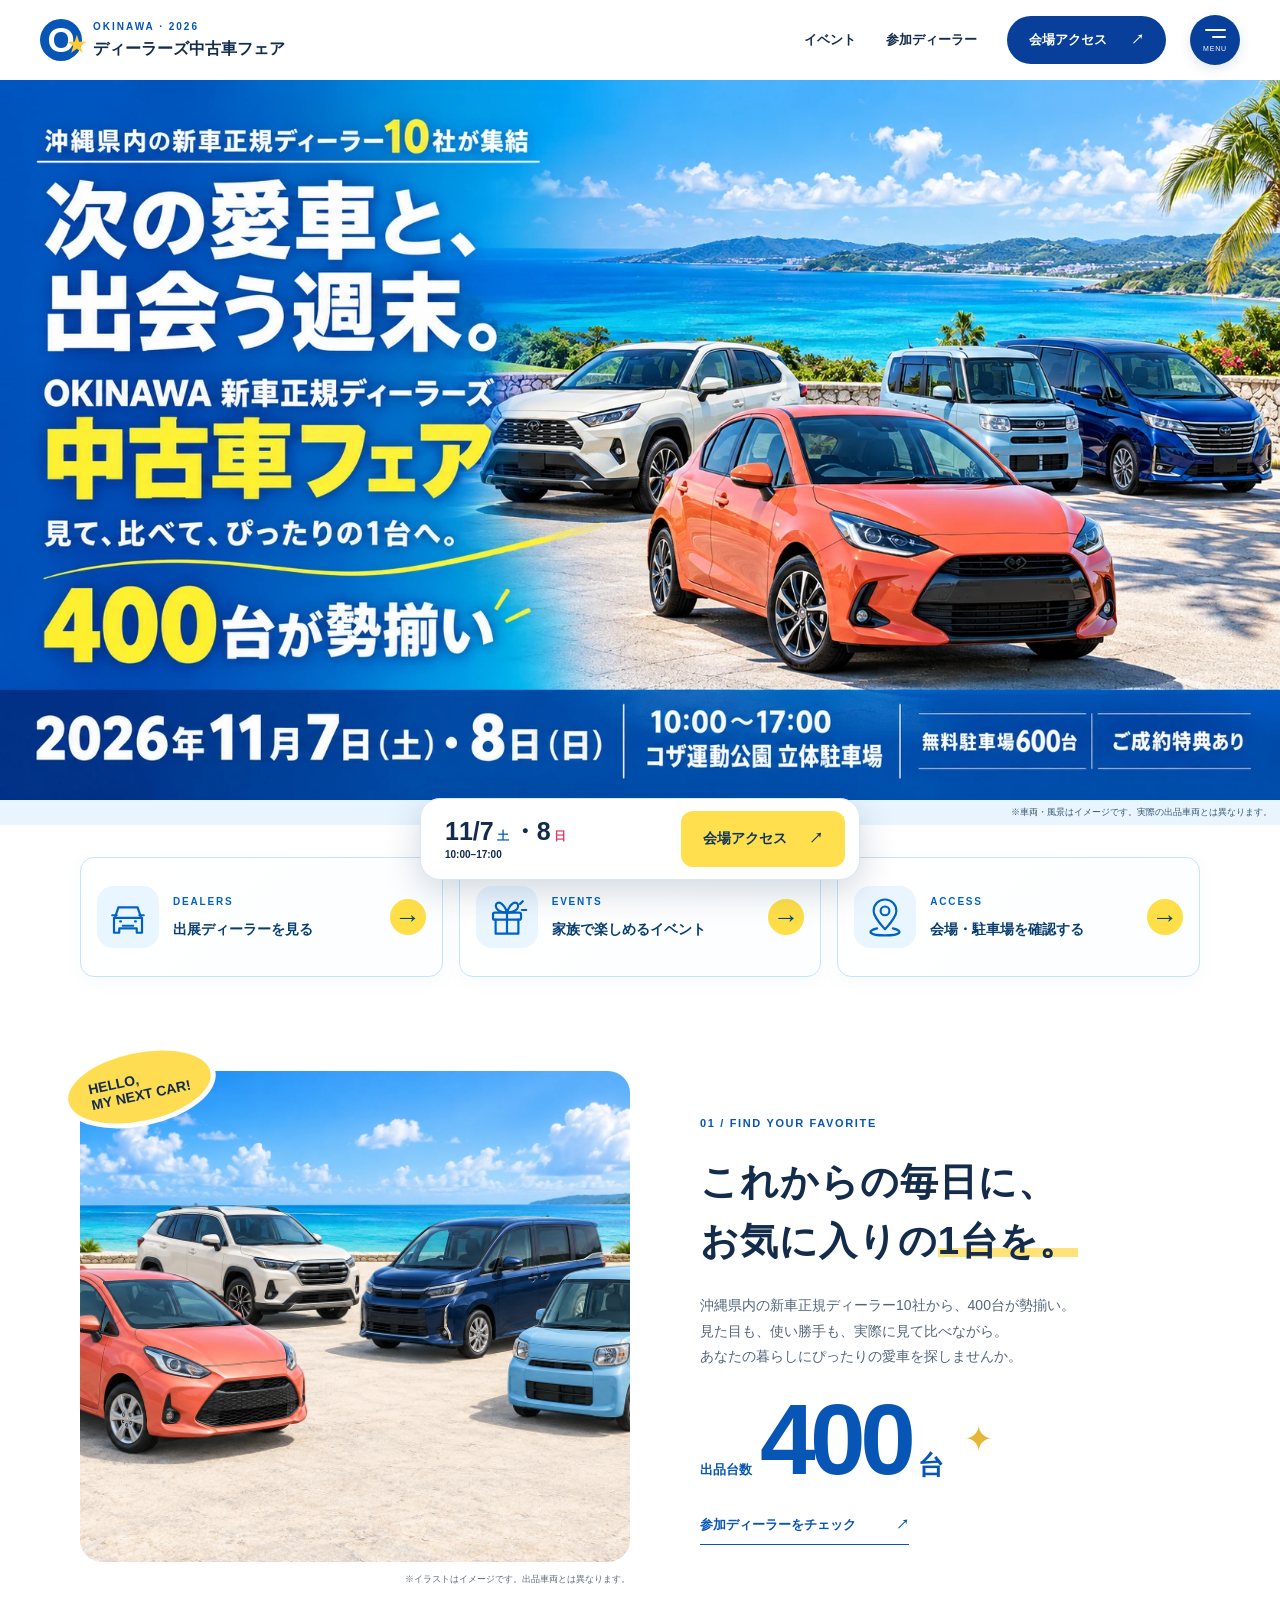
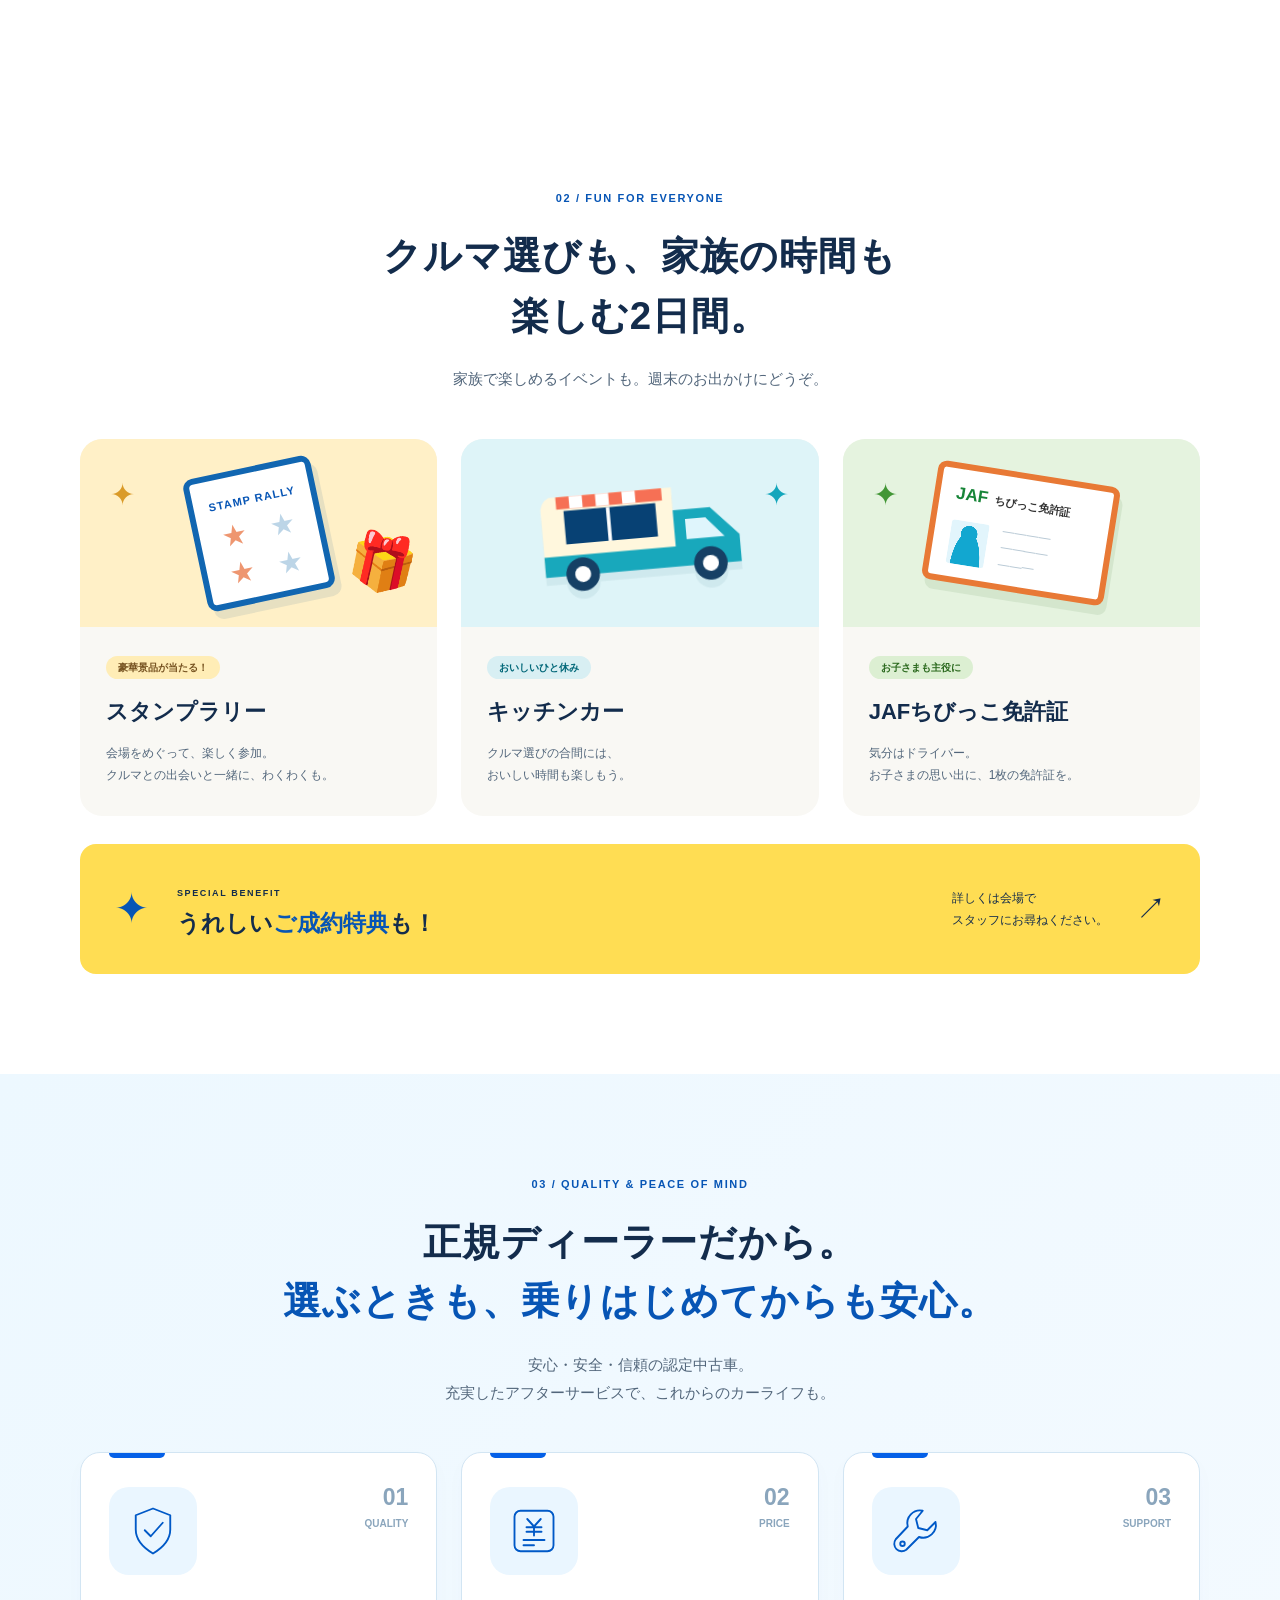
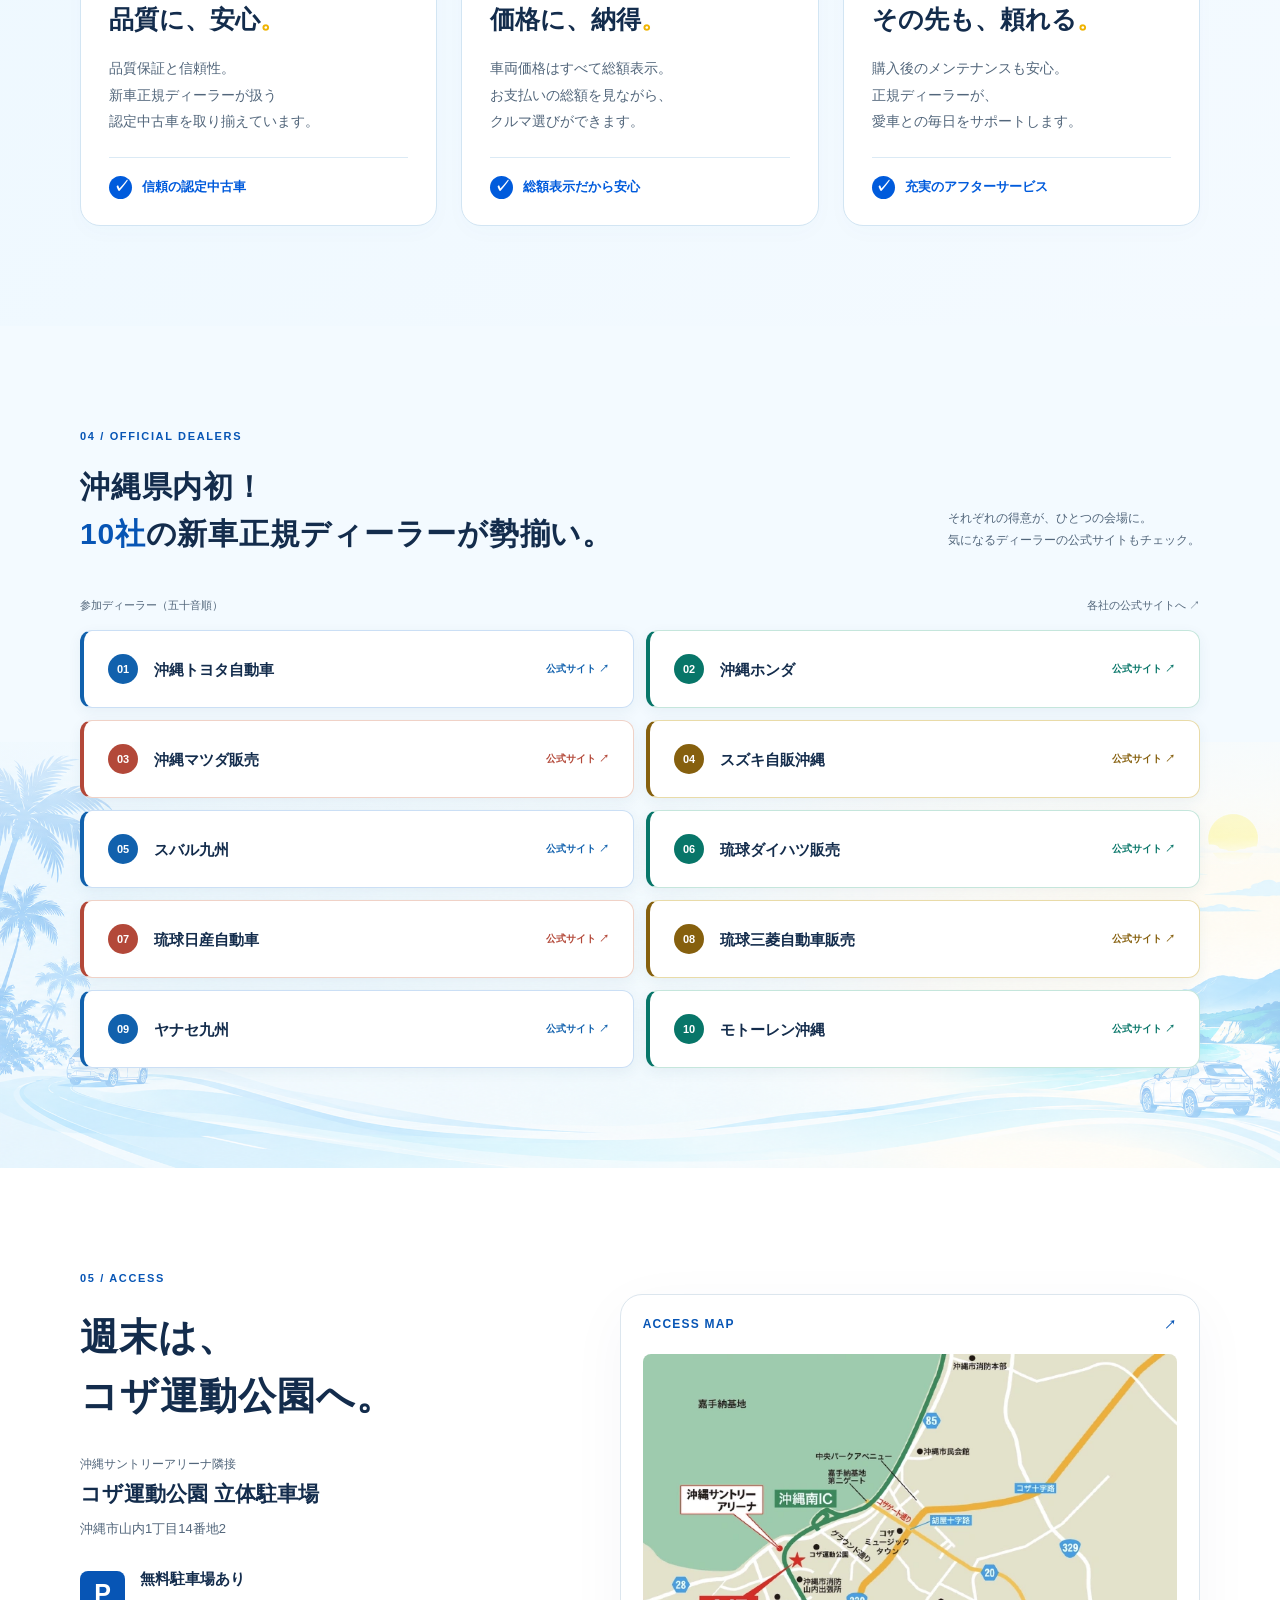
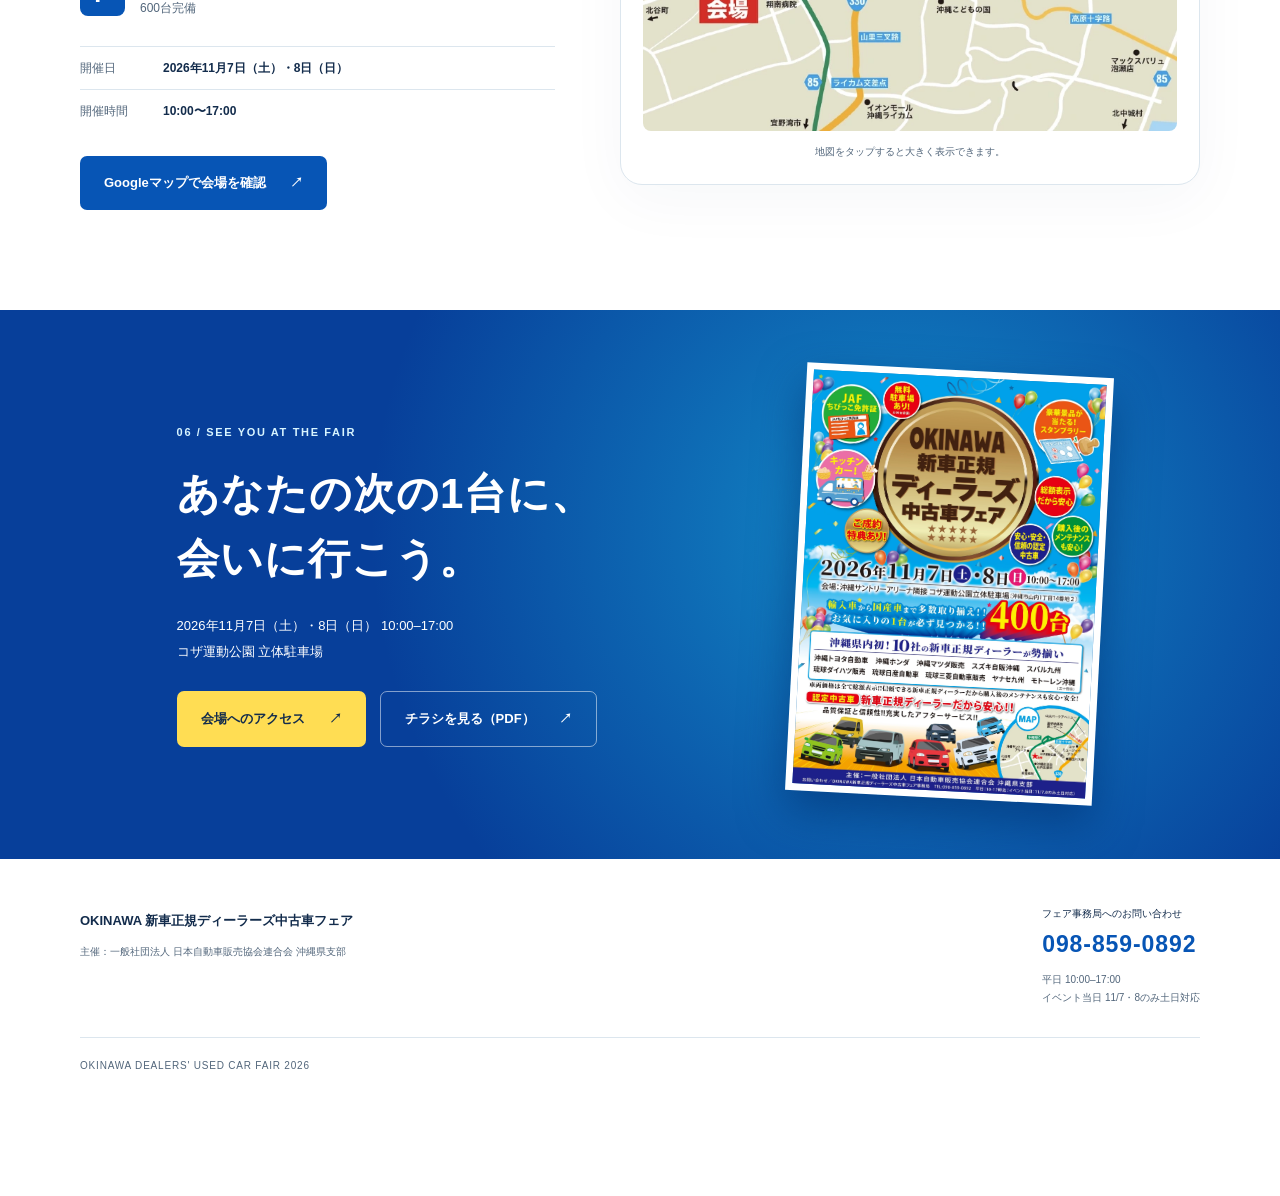
<file: archive-before-flyer/variant-b-upgraded.html>
<!doctype html>
<html lang="ja">
<head>
  <meta charset="utf-8">
  <meta name="viewport" content="width=device-width, initial-scale=1">
  <title>OKINAWA 新車正規ディーラーズ中古車フェア｜2026年11月7日・8日</title>
  <meta name="description" content="沖縄県内10社の新車正規ディーラーが勢揃い。400台の中古車からお気に入りの1台を。2026年11月7日・8日、コザ運動公園立体駐車場で開催。無料駐車場600台完備。">
  <meta name="theme-color" content="#073f9a">
  <link rel="icon" href="./assets/favicon.svg" type="image/svg+xml">
  <link rel="stylesheet" href="./styles.css?v=mobilemedal12">
  <script src="./script.js?v=20261006-dealers10" defer></script>
  <link rel="stylesheet" href="./sp-preview.css?v=20261006-dealers10">
  <link rel="stylesheet" href="./variant-b.css?v=responsive16">
  <meta name="robots" content="noindex, nofollow">
  <link rel="stylesheet" href="./upgraded.css?v=dealer-seaside20">
  <link rel="stylesheet" href="./premium-nav.css?v=3">
  <script src="./premium-nav.js?v=3" defer></script>
</head>
<body class="seaside-upgraded">
<svg xmlns="http://www.w3.org/2000/svg" width="0" height="0" style="position:absolute" aria-hidden="true"><symbol id="shield" viewBox="0 0 72 72"><path d="M36 6l23 9v19c0 16-13 26-23 32C26 60 13 50 13 34V15z"/><path d="M25 35l8 8 16-18"/></symbol><symbol id="price" viewBox="0 0 72 72"><rect x="10" y="9" width="52" height="54" rx="8"/><path d="M22 48h28M22 55h14M27 20l9 10 9-10M36 30v12M26 31h20M26 37h20"/></symbol><symbol id="tools" viewBox="0 0 72 72"><path d="M45 9a17 17 0 0 0-20 21L9 47a10 10 0 0 0 14 14l17-17A17 17 0 0 0 62 24L51 35l-12-3-3-12z"/><circle cx="18" cy="53" r="3"/></symbol></svg>
  <a class="skip-link" href="#main">本文へ移動</a>
  <header class="header">
    <a class="brand" href="#top" aria-label="OKINAWA ディーラーズ中古車フェア トップ"><span class="brand-mark" aria-hidden="true">O<span>★</span></span><span><small>OKINAWA · 2026</small>ディーラーズ中古車フェア</span></a>
    <nav aria-label="メインナビゲーション"><a href="#fun">イベント</a><a href="#dealers">参加ディーラー</a><a class="nav-access" href="#access">会場アクセス <span aria-hidden="true">↗</span></a></nav>
    <button class="menu-toggle" type="button" aria-haspopup="dialog" aria-controls="fair-menu" aria-expanded="false"><span class="menu-lines" aria-hidden="true"><i></i><i></i></span><small>MENU</small></button>
  </header>
  <dialog id="fair-menu" aria-labelledby="menu-title"><div class="menu-top"><p id="menu-title">FAIR GUIDE <small>フェアのご案内</small></p><button class="menu-close" type="button" aria-label="メニューを閉じる">×</button></div><div class="menu-intro"><span>OKINAWA / 2026</span><h2>次の愛車と、<br>出会う週末<span>。</span></h2><p>見て、比べて、ぴったりの1台へ。</p><b aria-hidden="true">400<small>CARS</small></b></div><nav aria-label="フェア内メニュー"><a href="#top"><small>01</small>トップ<span>↗</span></a><a href="#selection"><small>02</small>お気に入りの1台を<span>↗</span></a><a href="#fun"><small>03</small>家族で楽しむイベント<span>↗</span></a><a href="#quality"><small>04</small>正規ディーラーの安心<span>↗</span></a><a href="#dealers"><small>05</small>参加ディーラー<span>↗</span></a><a href="#access"><small>06</small>会場・駐車場<span>↗</span></a></nav><a class="menu-flyer" href="./assets/flyer.pdf">チラシを見る（PDF） ↗</a><p class="menu-date">2026.11.7 SAT — 11.8 SUN<br><small>10:00–17:00 ／ 無料駐車場600台</small></p></dialog>
  <main id="main">
    <section class="hero" id="top" aria-labelledby="hero-title">
      <div class="hero-scenery" aria-hidden="true"></div>
      <div class="hero-sparkles" aria-hidden="true"><span style="--x:4%;--y:12%;--size:22px;--delay:-0.00s">✦</span><span style="--x:35%;--y:8%;--size:16px;--delay:-0.31s">✦</span><span style="--x:48%;--y:25%;--size:27px;--delay:-0.62s">✦</span><span style="--x:94%;--y:10%;--size:24px;--delay:-0.93s">✦</span><span style="--x:97%;--y:47%;--size:18px;--delay:-1.24s">✦</span><span style="--x:44%;--y:64%;--size:19px;--delay:-1.55s">✦</span><span style="--x:7%;--y:70%;--size:16px;--delay:-1.86s">✦</span><span style="--x:54%;--y:7%;--size:12px;--delay:-2.17s">✦</span><span style="--x:73%;--y:73%;--size:14px;--delay:-2.48s">✦</span><span style="--x:29%;--y:76%;--size:13px;--delay:-2.79s">✦</span></div>
      <div class="seaside-banner"><img src="./assets/hero-seaside-upgraded.webp" width="1672" height="941" alt="沖縄県内の新車正規ディーラー10社が集結。次の愛車と、出会う週末。OKINAWA 新車正規ディーラーズ中古車フェア。400台が勢揃い。2026年11月7日土曜・8日日曜、10時から17時、コザ運動公園立体駐車場。無料駐車場600台、ご成約特典あり。" fetchpriority="high"><small>※車両・風景はイメージです。実際の出品車両とは異なります。</small></div>
<div class="hero-inner container"><div class="variant-copy">
  <p class="b-eyebrow">沖縄県内の新車正規ディーラー10社が集結</p>
  <p class="b-kicker">次の愛車と、出会う週末。</p>
  <h1><span>OKINAWA 新車正規ディーラーズ</span>中古車フェア</h1>
  <p class="b-lead">見て、比べて、ぴったりの1台へ。</p>
  <p class="b-count"><strong>400</strong><span>台が勢揃い</span></p>
  <div class="b-schedule"><p><span>2026</span> <time datetime="2026-11-07">11.7<small>土</small></time><b>–</b><time datetime="2026-11-08">8<small class="b-sun">日</small></time><em>10:00–17:00</em></p><strong>コザ運動公園 立体駐車場</strong><small>沖縄サントリーアリーナ隣接</small></div>
</div>
<figure class="variant-visual"><img src="./assets/cars-lineup-b.webp" width="1536" height="1024" alt="赤いコンパクトカー、白いSUV、紺のミニバン、水色の軽自動車が並ぶイメージ" fetchpriority="high"><figcaption>※車両・風景はイメージです。実際の出品車両とは異なります。</figcaption><span aria-hidden="true">FIND YOUR NEXT DRIVE.</span></figure>
        <div class="sp-hero-visual"><img src="./assets/hero-sp.webp" alt="" width="1024" height="1536" fetchpriority="high"><small>※車両・風景はイメージです。</small></div>
        <div class="hero-copy">
          <p class="eyebrow light"><span></span> 沖縄県内の新車正規ディーラー10社が集結</p>
          <p class="hero-kicker">次の愛車と、出会う週末。</p>
          <h1 id="hero-title"><span>OKINAWA 新車正規</span>ディーラーズ<br><em>中古車フェア</em></h1>
          <p class="hero-lead">見て、比べて、ぴったりの1台へ。<br>クルマ選びも、家族の時間も楽しむ2日間。</p>
          <div class="hero-tags"><span>400台が勢揃い</span><span>無料駐車場600台</span><span>ご成約特典あり</span></div>
        </div>
        <div class="hero-art"><picture><source media="(max-width: 760px)" srcset="./assets/hero-medal-upgraded.webp" width="1672" height="941"><img src="./assets/hero-flyer.webp" alt="金色のメダルを囲むバルーン。JAFちびっこ免許証、キッチンカー、スタンプラリーも楽しめる中古車フェア" width="1489" height="943" fetchpriority="high"></picture><span class="art-caption">お気に入りの1台が、きっと見つかる。</span></div>
        <div class="event-bar">
          <div class="event-date"><span class="date-year">2026<br><small>NOVEMBER</small></span><div><time datetime="2026-11-07">11.7<span class="day saturday">土</span></time><span class="date-separator">–</span><time datetime="2026-11-08">8<span class="day sunday">日</span></time><span class="time">10:00–17:00</span></div></div>
          <div class="event-place"><span class="label">会場</span><div><strong>コザ運動公園 立体駐車場</strong><small>沖縄サントリーアリーナ隣接 ／ 沖縄市山内1丁目14番地2</small></div></div>
          <a class="round-arrow" href="#access" aria-label="会場へのアクセスを見る">↗</a>
        </div>
      </div>
      <div class="hero-bottom" aria-hidden="true">FIND YOUR NEXT DRIVE <span>✦</span> OKINAWA DEALERS' USED CAR FAIR <span>✦</span> FIND YOUR NEXT DRIVE</div>
    </section>

<div class="b-info"><div class="container"><span><b>P</b> 無料駐車場 <strong>600台</strong>完備</span><span><b>✦</b> ご成約特典あり</span></div></div>
<nav class="b-shortcuts container" aria-label="フェアのご案内"><a href="#dealers"><span class="shortcut-icon" aria-hidden="true"><svg viewBox="0 0 48 48" fill="none" stroke="currentColor" stroke-width="2.5" stroke-linecap="round" stroke-linejoin="round"><path d="M9 25l4-12h22l4 12M8 25h32v17h-6v-5H14v5H8z"/><path d="M15 29h1m16 0h1M18 34h12M6 22h5m26 0h5"/></svg></span><span class="shortcut-copy"><small>DEALERS</small><strong>出展ディーラーを見る</strong></span><span class="shortcut-arrow" aria-hidden="true">→</span></a><a href="#fun"><span class="shortcut-icon" aria-hidden="true"><svg viewBox="0 0 48 48" fill="none" stroke="currentColor" stroke-width="2.5" stroke-linecap="round" stroke-linejoin="round"><rect x="8" y="19" width="32" height="8" rx="2"/><path d="M11 27v16h26V27M24 19v24M24 19C6 19 10 3 18 9c4 3 6 10 6 10zm0 0c18 0 14-16 6-10-4 3-6 10-6 10zM39 9l3-3M41 16h5"/></svg></span><span class="shortcut-copy"><small>EVENTS</small><strong>家族で楽しめるイベント</strong></span><span class="shortcut-arrow" aria-hidden="true">→</span></a><a href="#access"><span class="shortcut-icon" aria-hidden="true"><svg viewBox="0 0 48 48" fill="none" stroke="currentColor" stroke-width="2.5" stroke-linecap="round" stroke-linejoin="round"><path d="M24 38S11 24 11 17a13 13 0 0 1 26 0c0 7-13 21-13 21z"/><circle cx="24" cy="17" r="5"/><path d="M15 37c-13 3-9 8 9 8s22-5 9-8"/></svg></span><span class="shortcut-copy"><small>ACCESS</small><strong>会場・駐車場を確認する</strong></span><span class="shortcut-arrow" aria-hidden="true">→</span></a></nav>
    <section class="section selection container" id="selection" aria-labelledby="selection-title">
      <div class="selection-photo"><picture><source media="(max-width: 760px)" srcset="./assets/cars-lineup-b.webp"><img src="./assets/okinawa-drive.webp" alt="暮らしに合わせて選べる、さまざまなタイプの車のイメージイラスト" width="1536" height="1024" loading="lazy"></picture><span class="photo-note">※イラストはイメージです。出品車両とは異なります。</span><div class="photo-sticker">HELLO,<br>MY NEXT CAR!</div></div>
      <div class="selection-copy"><p class="eyebrow">01 / FIND YOUR FAVORITE</p><h2 id="selection-title">これからの毎日に、<br>お気に入りの<span class="underline">1台を。</span></h2><p>沖縄県内の新車正規ディーラー10社から、400台が勢揃い。<br>見た目も、使い勝手も、実際に見て比べながら。<br>あなたの暮らしにぴったりの愛車を探しませんか。</p><div class="big-number"><span>出品台数</span><strong>400</strong><b>台</b><span class="number-star" aria-hidden="true">✦</span></div><a class="text-link" href="#dealers">参加ディーラーをチェック <span aria-hidden="true">↗</span></a></div>
    </section>

    <section class="section fun container" id="fun" aria-labelledby="fun-title"><div class="section-heading"><p class="eyebrow">02 / FUN FOR EVERYONE</p><h2 id="fun-title">クルマ選びも、家族の時間も<br>楽しむ2日間。</h2><p>家族で楽しめるイベントも。週末のお出かけにどうぞ。</p></div>
      <div class="fun-grid">
        <article class="fun-card stamp"><div class="fun-art" aria-hidden="true"><div class="stamp-sheet"><span>STAMP RALLY</span><div>★<i>★</i>★<i>★</i></div></div><span class="spark">✦</span><span class="gift-box">🎁</span></div><div class="fun-content"><span class="pill">豪華景品が当たる！</span><h3>スタンプラリー</h3><p>会場をめぐって、楽しく参加。<br>クルマとの出会いと一緒に、わくわくも。</p></div></article>
        <article class="fun-card food"><div class="fun-art" aria-hidden="true"><svg class="truck" viewBox="0 0 260 145"><path fill="#fff7dd" d="M30 24h139v77H20V41a17 17 0 0 1 10-17"/><path fill="#18a8bc" d="M169 50h42l31 33v31H20V91h149z"/><path fill="#dff5fc" d="M182 61h23l20 23h-43z"/><path fill="#074174" d="M46 40h104v38H46z"/><path fill="#fff" d="M94 40h4v38h-4z"/><path fill="#f67055" d="M38 24h120v14H38z"/><path fill="#fff" d="M53 24h15v14H53zm30 0h15v14H83zm30 0h15v14h-15z"/><circle cx="62" cy="113" r="19" fill="#164065"/><circle cx="62" cy="113" r="9" fill="#fff"/><circle cx="207" cy="113" r="19" fill="#164065"/><circle cx="207" cy="113" r="9" fill="#fff"/></svg><span class="spark">✦</span></div><div class="fun-content"><span class="pill">おいしいひと休み</span><h3>キッチンカー</h3><p>クルマ選びの合間には、<br>おいしい時間も楽しもう。</p></div></article>
        <article class="fun-card kids"><div class="fun-art" aria-hidden="true"><div class="license"><b>JAF</b><span>ちびっこ免許証</span><div><i></i><span>━━━━<br>━━━━<br>━━━</span></div></div><span class="spark">✦</span></div><div class="fun-content"><span class="pill">お子さまも主役に</span><h3>JAFちびっこ免許証</h3><p>気分はドライバー。<br>お子さまの思い出に、1枚の免許証を。</p></div></article>
      </div>
      <div class="benefit"><span class="benefit-icon" aria-hidden="true">✦</span><div><small>SPECIAL BENEFIT</small><h3>うれしい<span>ご成約特典</span>も！</h3></div><p>詳しくは会場で<br>スタッフにお尋ねください。</p><span aria-hidden="true">↗</span></div>
    </section>

    <section class="section trust" id="quality" aria-labelledby="trust-title"><div class="container">
      <div class="section-heading"><p class="eyebrow">03 / QUALITY & PEACE OF MIND</p><h2 id="trust-title">正規ディーラーだから。<br><span class="blue">選ぶときも、乗りはじめてからも安心。</span></h2><p>安心・安全・信頼の認定中古車。<br>充実したアフターサービスで、これからのカーライフも。</p></div>
      <div class="trust-grid">
        <article class="trust-card"><span class="card-number">01</span><svg class="line-icon" aria-hidden="true"><use href="#shield"/></svg><h3>品質に、安心<span class="accent-stop">。</span></h3><p>品質保証と信頼性。<br>新車正規ディーラーが扱う<br>認定中古車を取り揃えています。</p><span class="card-tag">信頼の認定中古車</span></article>
        <article class="trust-card"><span class="card-number">02</span><svg class="line-icon" aria-hidden="true"><use href="#price"/></svg><h3>価格に、納得<span class="accent-stop">。</span></h3><p>車両価格はすべて総額表示。<br>お支払いの総額を見ながら、<br>クルマ選びができます。</p><span class="card-tag">総額表示だから安心</span></article>
        <article class="trust-card"><span class="card-number">03</span><svg class="line-icon" aria-hidden="true"><use href="#tools"/></svg><h3>その先も、頼れる<span class="accent-stop">。</span></h3><p>購入後のメンテナンスも安心。<br>正規ディーラーが、<br>愛車との毎日をサポートします。</p><span class="card-tag">充実のアフターサービス</span></article>
      </div>
    </div></section>

    <section class="section dealers" id="dealers" aria-labelledby="dealers-title"><div class="container"><div class="dealer-heading"><div><p class="eyebrow">04 / OFFICIAL DEALERS</p><h2 id="dealers-title">沖縄県内初！<br><span class="blue">10社</span>の新車正規ディーラーが勢揃い。</h2></div><p>それぞれの得意が、ひとつの会場に。<br>気になるディーラーの公式サイトもチェック。</p></div><p class="small-label">参加ディーラー（五十音順）<span>各社の公式サイトへ ↗</span></p>
      <div class="dealer-grid">
        <a href="https://www.okinawa-toyota.co.jp/" rel="noopener noreferrer"><span class="dealer-no">01</span><strong>沖縄トヨタ自動車</strong><span class="dealer-link">公式サイト ↗</span></a>
        <a href="https://www.okinawa-honda.com/" rel="noopener noreferrer"><span class="dealer-no">02</span><strong>沖縄ホンダ</strong><span class="dealer-link">公式サイト ↗</span></a>
        <a href="https://okinawa-mazda.jp/" rel="noopener noreferrer"><span class="dealer-no">03</span><strong>沖縄マツダ販売</strong><span class="dealer-link">公式サイト ↗</span></a>
        <a href="https://www.suzuki.co.jp/dealer/sj-okinawa/" rel="noopener noreferrer"><span class="dealer-no">04</span><strong>スズキ自販沖縄</strong><span class="dealer-link">公式サイト ↗</span></a>
        <a href="https://kyushu-subaru.jp/okinawa/" rel="noopener noreferrer"><span class="dealer-no">05</span><strong>スバル九州</strong><span class="dealer-link">公式サイト ↗</span></a>
        <a href="https://www.ryukyu-daihatsu.co.jp/" rel="noopener noreferrer"><span class="dealer-no">06</span><strong>琉球ダイハツ販売</strong><span class="dealer-link">公式サイト ↗</span></a>
        <a href="https://ni-ryukyu.nissan-dealer.jp/top.html" rel="noopener noreferrer"><span class="dealer-no">07</span><strong>琉球日産自動車</strong><span class="dealer-link">公式サイト ↗</span></a>
        <a href="https://www.ryukyu-mitsubishi.co.jp/" rel="noopener noreferrer"><span class="dealer-no">08</span><strong>琉球三菱自動車販売</strong><span class="dealer-link">公式サイト ↗</span></a>
        <a href="https://www.yanase.co.jp/mercedes-benz/store/011401/info/" rel="noopener noreferrer"><span class="dealer-no">09</span><strong>ヤナセ九州</strong><span class="dealer-link">公式サイト ↗</span></a>
        <a href="https://okinawa.bmw.jp/ja" rel="noopener noreferrer"><span class="dealer-no">10</span><strong>モトーレン沖縄</strong><span class="dealer-link">公式サイト ↗</span></a>
      </div>
    </div></section>

    <section class="section access container" id="access" aria-labelledby="access-title"><div class="access-copy"><p class="eyebrow">05 / ACCESS</p><h2 id="access-title">週末は、<br>コザ運動公園へ。</h2><p class="access-sub">沖縄サントリーアリーナ隣接</p><h3>コザ運動公園 立体駐車場</h3><p>沖縄市山内1丁目14番地2</p><div class="parking"><span aria-hidden="true">P</span><div><strong>無料駐車場あり</strong><small>600台完備</small></div></div><dl class="access-details"><div><dt>開催日</dt><dd>2026年11月7日（土）・8日（日）</dd></div><div><dt>開催時間</dt><dd>10:00〜17:00</dd></div></dl><a class="button blue-button" href="https://www.google.com/maps/search/?api=1&amp;query=コザ運動公園立体駐車場" rel="noopener noreferrer">Googleマップで会場を確認 <span aria-hidden="true">↗</span></a></div><div class="map-panel"><span class="map-heading">ACCESS MAP <span aria-hidden="true">↗</span></span><p class="pinch-hint">指2本で広げて（ピンチアウトして）ご覧ください。</p><a href="./assets/access-map.webp" rel="noopener" aria-label="アクセス地図を大きく表示"><img src="./assets/access-map.webp" alt="沖縄南ICの南側、沖縄サントリーアリーナ隣接のコザ運動公園が会場。周辺にはコザ十字路、胡屋十字路、国道330号があります。" width="759" height="536" loading="lazy"></a><span class="map-note">地図をタップすると大きく表示できます。</span></div></section>

    <section class="visit" id="visit" aria-labelledby="visit-title"><div class="container visit-inner"><div><p class="eyebrow light">06 / SEE YOU AT THE FAIR</p><h2 id="visit-title">あなたの次の1台に、<br>会いに行こう。</h2><p>2026年11月7日（土）・8日（日） 10:00–17:00<br>コザ運動公園 立体駐車場</p><div class="visit-buttons"><a class="button yellow-button" href="#access">会場へのアクセス <span aria-hidden="true">↗</span></a><a class="button outline-button" href="./assets/flyer.pdf" rel="noopener">チラシを見る（PDF） <span aria-hidden="true">↗</span></a></div></div><a class="flyer-preview" href="./assets/flyer.pdf" rel="noopener" aria-label="イベントのチラシPDFを開く"><img src="./assets/flyer.webp" alt="OKINAWA新車正規ディーラーズ中古車フェアのチラシ" width="1489" height="2106" loading="lazy"></a></div></section>
  </main>
  <footer class="footer container"><div><strong>OKINAWA 新車正規ディーラーズ中古車フェア</strong><p>主催：一般社団法人 日本自動車販売協会連合会 沖縄県支部</p></div><div class="contact"><small>フェア事務局へのお問い合わせ</small><a href="tel:0988590892">098-859-0892</a><p>平日 10:00–17:00<br>イベント当日 11/7・8のみ土日対応</p></div><p class="copyright">OKINAWA DEALERS' USED CAR FAIR 2026</p></footer>
  <div class="mobile-cta"><span>11/7<span class="sat-text">土</span>・8<span class="sun-text">日</span><small>10:00–17:00</small></span><a href="#access">会場アクセス <span aria-hidden="true">↗</span></a></div>
</body>
</html>
</file>
<file: styles.css>
@charset "UTF-8";
:root{--navy:#132c4c;--blue:#0755b5;--deep:#073f9a;--cyan:#00a7de;--yellow:#ffdd53;--pale:#f0f7fc;--muted:#52667b;--line:#dce6ee;--radius:22px}
*{box-sizing:border-box}html{scroll-behavior:smooth;scroll-padding-top:90px}body{margin:0;color:var(--navy);background:#fff;font-family:"Noto Sans JP","Yu Gothic",YuGothic,"Hiragino Kaku Gothic ProN",Meiryo,sans-serif;font-feature-settings:"palt";line-height:1.85;-webkit-text-size-adjust:100%}a{color:inherit;text-decoration:none}button,a{-webkit-tap-highlight-color:transparent}img{display:block;max-width:100%;height:auto}h1,h2,h3,p{margin:0}h2{font-size:clamp(27px,3vw,40px);line-height:1.55;letter-spacing:.025em;font-weight:900}h3{line-height:1.55}a:focus-visible{outline:3px solid #e57a00;outline-offset:6px}a{transition:background .2s,color .2s,transform .2s,box-shadow .2s}.container{width:min(1120px,calc(100% - 80px));margin-inline:auto}.section{padding-block:100px}.blue{color:var(--blue)}.eyebrow{font-size:11px;font-weight:800;letter-spacing:.15em;color:var(--blue);margin-bottom:18px}.eyebrow.light{color:#d8f5ff}.section-heading{text-align:center;margin-bottom:46px}.section-heading p:last-child{margin-top:20px;color:var(--muted);font-size:15px}.skip-link{position:fixed;top:-90px;left:16px;z-index:30;background:#fff;padding:10px}.skip-link:focus{top:10px}
.header{height:80px;display:flex;align-items:center;justify-content:space-between;padding-inline:40px;max-width:1600px;margin:auto;background:#fff}.brand{display:flex;align-items:center;gap:11px;font-weight:900;font-size:16px;line-height:1.4}.brand small{display:block;color:var(--blue);font-size:10px;letter-spacing:.2em;margin-bottom:4px}.brand-mark{width:42px;height:42px;border-radius:50%;background:var(--blue);color:#fff;font:900 35px/42px Arial;text-align:center;position:relative}.brand-mark span{position:absolute;right:-4px;bottom:-5px;font-size:19px;color:#ffcb34}.header nav{display:flex;align-items:center;gap:30px;font-size:13px;font-weight:700}.header nav>a:hover{color:var(--blue)}.header .nav-access{padding:12px 22px;border-radius:30px;background:var(--deep);color:white}.nav-access span{margin-left:20px}.header .nav-access:hover{background:#062c72;color:white}
.hero{background:radial-gradient(ellipse at 90% 0%,#14b9e8 0%,transparent 56%),linear-gradient(115deg,#043689,#0474c7);color:#fff;position:relative;overflow:hidden}.hero:before{content:"";position:absolute;width:850px;height:850px;border:1px solid #ffffff1f;border-radius:50%;left:-500px;top:-200px;pointer-events:none}.hero-inner{padding-block:35px 28px;display:grid;grid-template-columns:1fr 1.05fr;gap:24px 42px;align-items:center;position:relative}.hero-copy .eyebrow{letter-spacing:.025em;font-size:12px;margin-bottom:14px;display:flex;align-items:center;gap:8px}.hero-copy .eyebrow>span{height:7px;width:7px;background:var(--yellow);border-radius:50%}.hero-kicker{font-size:21px;font-weight:700;letter-spacing:.12em;margin-bottom:12px}.hero h1{font-size:clamp(34px,3.8vw,52px);line-height:1.35;letter-spacing:.015em;font-weight:900}.hero h1>span{display:block;font-size:17px;letter-spacing:.18em;margin-bottom:5px}.hero h1 em{font-style:normal;color:var(--yellow)}.hero-lead{font-size:14px;line-height:1.9;margin-top:18px;color:#e4f5ff}.hero-tags{display:flex;gap:7px;margin-top:19px;flex-wrap:wrap}.hero-tags span{border:1px solid #ffffff59;border-radius:4px;padding:3px 10px;font-size:11px;font-weight:700}.hero-art{position:relative;padding:7px;background:#ffffff20;border:1px solid #ffffff4a;border-radius:26px;transform:rotate(2deg);box-shadow:0 20px 50px #00255945}.hero-art img{width:100%;border-radius:19px;aspect-ratio:1.58;object-fit:cover}.art-caption{display:block;font-size:12px;text-align:center;letter-spacing:.12em;padding-block:9px 3px;color:#fff;font-weight:700}.event-bar{grid-column:1/-1;display:flex;align-items:center;gap:25px;background:#fff;color:var(--navy);padding:19px 24px;border-radius:16px;box-shadow:0 8px 28px #00255c30}.event-date{display:flex;align-items:center;gap:16px;flex-shrink:0}.date-year{font:bold 22px/1.15 Arial;letter-spacing:.04em}.date-year small{font-size:8px}.event-date>div{display:flex;align-items:center;gap:8px;flex-wrap:wrap}.event-date time{font:800 43px/1 Arial;letter-spacing:-.04em;white-space:nowrap}.day{font:700 11px/26px sans-serif;display:inline-block;color:white;width:26px;height:26px;border-radius:50%;vertical-align:middle;margin-left:6px}.saturday{background:var(--blue)}.sunday{background:#e54868}.date-separator{font-size:24px}.time{font:bold 14px/1.4 Arial;display:block;width:100%;text-align:right;padding-right:5px}.event-place{display:flex;gap:12px;border-left:1px solid var(--line);padding-left:25px;flex:1}.label{font-size:10px;letter-spacing:.08em;color:var(--blue);padding-top:5px;flex-shrink:0}.event-place strong{display:block;font-size:17px}.event-place small{display:block;font-size:10px;margin-top:4px}.round-arrow{display:grid;place-items:center;width:43px;height:43px;background:var(--yellow);border-radius:50%;font-size:24px;flex-shrink:0}.round-arrow:hover{transform:translate(2px,-2px)}.hero-bottom{white-space:nowrap;text-align:center;border-top:1px solid #ffffff30;padding:10px;font:700 10px/1.5 Arial;letter-spacing:.3em;color:#def4ff}.hero-bottom span{color:var(--yellow);padding:0 38px}
.selection{display:grid;grid-template-columns:1.1fr 1fr;align-items:center;gap:70px}.selection-photo{position:relative}.selection-photo img{border-radius:var(--radius);aspect-ratio:1.12;object-fit:cover}.photo-note{display:block;text-align:right;font-size:9px;color:#5d6b79;margin-top:9px}.photo-sticker{position:absolute;left:-18px;top:-23px;background:var(--yellow);color:var(--navy);padding:18px 22px;border-radius:50%;font:900 14px/1.15 Arial;transform:rotate(-12deg);border:5px solid white}.selection-copy>p:not(.eyebrow){font-size:14px;color:var(--muted);margin-top:22px}.underline{background:linear-gradient(transparent 68%,#ffe378 68%,#ffe378 88%,transparent 88%)}.big-number{display:flex;align-items:baseline;gap:8px;margin-block:12px;color:var(--blue)}.big-number>span:first-child{font-size:13px;font-weight:bold}.big-number strong{font:900 100px/1.15 Arial;letter-spacing:-.055em}.big-number b{font-size:26px}.number-star{color:#e6b736;font-size:35px;align-self:center;margin-left:12px}.text-link{display:inline-flex;gap:40px;border-bottom:1px solid var(--blue);padding-bottom:7px;font-size:13px;font-weight:700;color:var(--blue)}.text-link:hover{gap:48px}
.trust{background:var(--pale)}.trust-grid{display:grid;grid-template-columns:repeat(3,1fr);gap:24px}.trust-card{position:relative;text-align:center;background:#fff;padding:38px 22px 25px;border-radius:var(--radius);border:1px solid #e0eaf2}.card-number{position:absolute;left:22px;top:15px;font:bold 13px Arial;color:#748fa8}.line-icon{width:72px;height:72px;fill:none;stroke:var(--blue);stroke-width:2.5;stroke-linecap:round;stroke-linejoin:round;margin-bottom:20px}.trust-card h3{font-size:23px;margin-bottom:15px}.trust-card p{font-size:13px;color:var(--muted)}.card-tag{display:block;margin-top:23px;padding:9px 4px;background:var(--pale);color:var(--blue);border-radius:6px;font-size:11px;font-weight:700}
.fun-grid{display:grid;grid-template-columns:repeat(3,1fr);gap:24px}.fun-card{border-radius:var(--radius);overflow:hidden;background:#f9f8f4}.fun-art{height:188px;position:relative;display:flex;align-items:center;justify-content:center;overflow:hidden}.stamp .fun-art{background:#fff0c7}.food .fun-art{background:#def4f8}.kids .fun-art{background:#e5f3df}.fun-content{padding:24px 26px 30px}.pill{font-size:10px;font-weight:700;color:#765220;background:#ffedb6;border-radius:30px;padding:6px 12px}.food .pill{color:#006778;background:#d8eff3}.kids .pill{color:#2a681d;background:#dcefd2}.fun-content h3{font-size:22px;margin-top:15px;margin-bottom:12px}.fun-content p{font-size:12px;color:var(--muted)}.stamp-sheet{background:#fff;border:6px solid #1166b1;border-radius:10px;padding:10px 15px;transform:rotate(-12deg);box-shadow:5px 9px 0 #16518e1a;color:#0755b5}.stamp-sheet>span{font:bold 11px Arial;letter-spacing:.1em}.stamp-sheet>div{display:grid;grid-template-columns:1fr 1fr;gap:3px 10px;font-size:25px;line-height:1.4;text-align:center;color:#ee9670}.stamp-sheet i{font-style:normal;color:#bcd5e7}.gift-box{font-size:55px;position:absolute;right:20px;bottom:12px;transform:rotate(12deg)}.spark{position:absolute;left:30px;top:28px;color:#da9b29;font-size:30px}.truck{width:230px;transform:rotate(-5deg);filter:drop-shadow(0 8px 0 #11517712)}.food .spark{left:auto;right:30px;color:#13a6bc}.license{background:#fff;border:6px solid #e87935;padding:10px 16px;border-radius:9px;transform:rotate(9deg);width:184px;box-shadow:4px 9px 0 #3d73301a}.license>b{font:bold 17px Arial;color:#178538}.license>span{font-size:11px;color:#333;font-weight:700;margin-left:7px}.license>div{display:flex;gap:14px;margin-top:8px;align-items:center}.license>div>i{width:38px;height:44px;background:radial-gradient(circle at 50% 28%,#12a7d0 0 22%,transparent 23%),radial-gradient(ellipse at 50% 110%,#12a7d0 0 55%,transparent 56%),#e2f5fc;border-radius:3px}.license>div>span{color:#b8c9d5;font-size:12px;line-height:1.4}.kids .spark{color:#429636}.benefit{display:flex;align-items:center;gap:28px;background:var(--yellow);padding:26px 34px;margin-top:28px;border-radius:16px}.benefit-icon{font-size:42px;color:var(--blue)}.benefit small{font:bold 9px Arial;letter-spacing:.18em}.benefit h3{font-size:23px}.benefit h3 span{color:var(--blue)}.benefit p{font-size:12px;margin-left:auto}.benefit>span:last-child{font-size:30px}
.dealers{background:#f5f7fa}.dealer-heading{display:flex;gap:40px;align-items:end;justify-content:space-between;margin-bottom:38px}.dealer-heading h2{font-size:30px}.dealer-heading>p{font-size:12px;color:var(--muted);flex-shrink:0;padding-bottom:6px}.small-label{display:flex;justify-content:space-between;font-size:11px;color:var(--muted);margin-bottom:15px}.dealer-grid{display:grid;grid-template-columns:1fr 1fr;gap:12px}.dealer-grid>a{display:flex;align-items:center;gap:16px;background:#fff;border:1px solid #e0e7ee;padding:20px 24px;border-radius:8px;min-height:78px}.dealer-grid>a:hover{border-color:var(--blue);transform:translateY(-2px);box-shadow:0 6px 18px #10334c0d}.dealer-no{font:bold 11px Arial;color:#6985a0}.dealer-grid strong{font-size:15px}.dealer-link{font-size:10px;color:var(--blue);margin-left:auto;white-space:nowrap}
.access{display:grid;grid-template-columns:.9fr 1.1fr;gap:65px;align-items:center}.access-sub{font-size:12px;margin-top:27px;color:var(--muted)}.access h3{font-size:21px;margin-top:3px}.access-copy>p:not(.eyebrow):not(.access-sub){font-size:13px;margin-top:6px;color:var(--muted)}.parking{display:flex;align-items:center;gap:15px;margin-top:24px}.parking>span{font:700 25px/45px Arial;background:var(--blue);color:#fff;width:45px;text-align:center;border-radius:8px}.parking strong{display:block;font-size:15px}.parking small{font-size:12px;color:var(--muted)}.access-details{margin-block:24px}.access-details>div{display:flex;border-top:1px solid var(--line);padding-block:10px;font-size:12px;gap:18px}.access-details dt{color:var(--muted);width:65px;flex-shrink:0}.access-details dd{margin:0;font-weight:700}.button{display:inline-flex;align-items:center;justify-content:space-between;gap:24px;padding:15px 24px;border-radius:7px;font-size:13px;font-weight:700;min-height:54px}.button:hover{transform:translateY(-3px);box-shadow:0 6px 18px #002e6226}.blue-button{background:var(--blue);color:white}.map-panel{border:1px solid var(--line);border-radius:var(--radius);padding:22px;background:#fff;box-shadow:0 15px 60px #103d710a}.map-heading{display:flex;justify-content:space-between;font:bold 12px Arial;letter-spacing:.1em;margin-bottom:20px;color:var(--blue)}.map-panel img{width:100%;border-radius:8px}.pinch-hint{display:none;font-size:11px;color:var(--muted);margin-bottom:14px}.map-note{display:block;font-size:10px;color:var(--muted);margin-top:12px;text-align:center}
.visit{background:radial-gradient(circle at 70% 40%,#138ac7,transparent 55%),#073f9a;color:#fff;overflow:hidden}.visit-inner{display:flex;justify-content:space-between;align-items:center;padding-block:64px;gap:50px}.visit h2{font-size:42px}.visit p:not(.eyebrow){font-size:13px;line-height:2;margin-top:22px}.visit-buttons{display:flex;gap:14px;margin-top:26px;flex-wrap:wrap}.yellow-button{background:var(--yellow);color:var(--navy)}.outline-button{border:1px solid #ffffff80;color:#fff}.flyer-preview{width:185px;flex-shrink:0;transform:rotate(8deg);box-shadow:0 20px 45px #012e7299;border:6px solid white}.flyer-preview:hover{transform:rotate(3deg) scale(1.025)}.footer{padding-block:46px 22px;display:flex;flex-wrap:wrap;justify-content:space-between;gap:20px}.footer strong{font-size:13px}.footer p{font-size:10px;color:var(--muted);margin-top:9px}.contact small{display:block;font-size:10px}.contact>a{display:block;font:bold 23px/1.5 Arial;letter-spacing:.04em;color:var(--blue);margin-top:4px}.footer .copyright{width:100%;border-top:1px solid var(--line);padding-top:22px;font:10px Arial;letter-spacing:.08em}.mobile-cta{display:none}
@media(min-width:1000px) and (max-height:800px){.hero-inner{padding-top:26px;padding-bottom:22px;row-gap:22px}.hero-art{max-width:490px;justify-self:end}.hero h1{font-size:45px}.hero-lead{margin-top:12px}.hero-kicker{font-size:19px}.hero-tags{margin-top:13px}}
@media(max-width:1100px){.header{padding-inline:28px}.header nav{gap:20px}.hero-inner{gap:25px}.event-bar{gap:18px;padding:18px}.event-place{padding-left:18px}.event-place strong{font-size:14px}.event-date time{font-size:38px}.event-place small{font-size:9px}.selection{gap:40px}.access{gap:35px}.dealer-heading{display:block}.dealer-heading>p{margin-top:18px}.dealer-grid>a{padding:18px}.dealer-grid strong{font-size:13px}}
@media(max-width:760px){html{scroll-padding-top:20px}.container{width:calc(100% - 40px)}.section{padding-block:64px}.header{height:67px;padding-inline:20px}.brand{font-size:12px;gap:9px}.brand small{font-size:8px}.brand-mark{width:33px;height:33px;font-size:28px;line-height:33px}.brand-mark span{font-size:16px}.header nav>a:not(.nav-access){display:none}.header .nav-access{padding:8px 12px;font-size:10px}.nav-access span{margin-left:4px}.hero-inner{grid-template-columns:1fr;gap:23px;padding-block:27px 24px}.hero-copy{text-align:center}.hero-copy .eyebrow{font-size:10px;justify-content:center;margin-bottom:12px}.hero-kicker{font-size:16px;letter-spacing:.09em;margin-bottom:10px}.hero h1{font-size:38px;line-height:1.32}.hero h1>span{font-size:13px;letter-spacing:.12em}.hero-lead{font-size:12px;margin-top:12px}.hero-tags{justify-content:center;margin-top:16px;gap:6px}.hero-tags span{font-size:9px;padding:3px 7px}.hero-art{width:min(100%,450px);justify-self:center;transform:rotate(1.5deg);border-radius:18px;padding:5px}.hero-art img{border-radius:13px}.art-caption{font-size:10px;padding-block:6px 2px}.event-bar{display:grid;grid-template-columns:1fr 36px;padding:18px;gap:14px 8px;border-radius:13px}.event-date{grid-column:1/-1;justify-content:center;gap:13px}.event-date time{font-size:43px}.date-year{font-size:19px}.date-year small{font-size:7px}.time{font-size:12px}.event-place{border-left:0;border-top:1px solid var(--line);padding:13px 0 0;gap:8px}.event-place strong{font-size:13px}.event-place small{font-size:9px;line-height:1.65}.label{font-size:9px}.round-arrow{width:34px;height:34px;font-size:20px;align-self:center;margin-top:13px}.hero-bottom{font-size:8px;letter-spacing:.15em;text-align:left}.hero-bottom span{padding-inline:18px}.selection{grid-template-columns:1fr;gap:35px}.selection-photo{order:2;margin-top:15px}.selection-photo img{aspect-ratio:1.4}.selection-copy{order:1}.selection-copy>p:not(.eyebrow){font-size:13px;margin-top:16px}.eyebrow{font-size:9px;margin-bottom:13px}.selection h2{font-size:30px}.big-number strong{font-size:83px}.big-number{margin-block:8px}.big-number b{font-size:23px}.big-number>span:first-child{font-size:12px}.text-link{font-size:12px}.photo-sticker{left:-8px;top:-18px;padding:14px 17px;font-size:12px}.section-heading{margin-bottom:30px}.section-heading h2{font-size:26px}.section-heading p:last-child{font-size:12px;margin-top:16px}.trust-grid{grid-template-columns:1fr;gap:14px}.trust-card{padding:25px 20px 20px;display:grid;grid-template-columns:70px 1fr;text-align:left;gap:0 20px;align-items:center}.card-number{left:12px;top:10px;font-size:10px}.line-icon{grid-column:1;grid-row:1/3;width:62px;height:62px;margin:0}.trust-card h3{grid-column:2;font-size:20px;margin-bottom:8px}.trust-card p{grid-column:2;font-size:12px}.card-tag{grid-column:1/-1;text-align:center;margin-top:15px;padding:7px;font-size:10px}.fun-grid{grid-template-columns:1fr;gap:18px}.fun-card{display:grid;grid-template-columns:125px 1fr;align-items:stretch;border-radius:16px}.fun-art{height:auto;min-height:178px}.fun-content{padding:23px 15px}.fun-content h3{font-size:17px;margin-block:12px 8px}.fun-content p{font-size:11px}.pill{font-size:9px;padding:5px 8px}.stamp-sheet{transform:rotate(-12deg) scale(.7)}.gift-box{font-size:35px;right:0;bottom:12px}.spark{font-size:22px;left:10px;top:12px}.truck{width:145px;max-width:none;flex-shrink:0;transform:rotate(-6deg)}.license{transform:rotate(9deg) scale(.66);flex-shrink:0}.food .spark{right:10px}.benefit{gap:13px;padding:20px;flex-wrap:wrap;margin-top:20px}.benefit-icon{font-size:30px}.benefit h3{font-size:19px}.benefit small{font-size:8px}.benefit p{margin-left:43px;font-size:11px}.benefit>span:last-child{margin-left:auto}.dealer-heading h2{font-size:25px}.dealer-heading>p{font-size:12px}.small-label{font-size:9px;gap:10px}.dealer-grid{grid-template-columns:1fr;gap:9px}.dealer-grid>a{padding:17px;min-height:65px;gap:12px}.dealer-grid strong{font-size:14px}.dealer-link{font-size:10px}.access{grid-template-columns:1fr;gap:32px}.access h2{font-size:31px}.access h3{font-size:21px}.access-sub{margin-top:20px}.access-details>div{font-size:11px}.map-panel{padding:17px;border-radius:16px}.pinch-hint{display:block}.map-note{font-size:9px}.map-heading{margin-bottom:15px}.access .button{width:100%;font-size:12px}.visit-inner{padding-block:50px;gap:30px;align-items:start}.visit h2{font-size:29px}.visit p:not(.eyebrow){font-size:11px}.visit-buttons{gap:10px}.visit-buttons .button{font-size:11px;padding:13px 17px;min-height:48px}.flyer-preview{display:none}.footer{padding-block:32px 105px;gap:22px}.footer strong{font-size:11px}.footer p{font-size:9px}.contact>a{font-size:24px}.mobile-cta{display:flex;position:fixed;z-index:10;bottom:0;left:0;right:0;background:#fff;padding:10px 20px calc(10px + env(safe-area-inset-bottom));box-shadow:0 -4px 20px #18365c1a;align-items:center;justify-content:space-between;gap:10px;border-top:1px solid var(--line)}.mobile-cta>span{font:bold 21px/1 Arial;white-space:nowrap}.mobile-cta small{display:block;font-size:9px;margin-top:5px;letter-spacing:.07em}.sat-text,.sun-text{font-size:10px;margin-inline:3px}.sat-text{color:var(--blue)}.sun-text{color:#d12b50}.mobile-cta>a{padding:10px 18px;background:var(--blue);color:#fff;border-radius:7px;font-size:12px;font-weight:700;display:flex;align-items:center;gap:20px;min-height:44px}.desktop-only{display:none}}
@media(max-width:760px){.hero-copy{order:0}.hero .event-bar{order:1}.hero-art{order:2}}
@media(max-width:360px){.container{width:calc(100% - 32px)}.header{padding-inline:16px}.brand{font-size:10px}.hero h1{font-size:33px}.hero-copy .eyebrow{font-size:9px}.hero-tags span{font-size:8px}.event-date time{font-size:37px}.event-date{gap:10px}.event-bar{padding:15px}.fun-card{grid-template-columns:103px 1fr}.fun-content{padding:20px 12px}.fun-content h3{font-size:15px}.fun-content p{font-size:10px}.dealer-grid strong{font-size:12px}.dealer-grid>a{gap:9px}.dealer-link{font-size:9px}.section-heading h2{font-size:23px}.small-label{font-size:8px}.mobile-cta{padding-inline:16px}.mobile-cta>a{gap:10px;padding-inline:14px}}
@media(prefers-reduced-motion:reduce){html{scroll-behavior:auto}a{transition:none}}
@media print{.header nav,.mobile-cta,.hero-bottom{display:none}.section{padding-block:28px}.hero,.visit{print-color-adjust:exact;-webkit-print-color-adjust:exact}.container{width:100%}.header{padding:0}.footer{padding-bottom:20px}a{break-inside:avoid}}

/* A lightweight cinematic background, using the project's original illustration. */
.hero{isolation:isolate}
.hero-scenery{position:absolute;inset:-5%;z-index:-2;background:url('./assets/okinawa-drive.webp') center 57%/cover no-repeat;transform:scale(1.04);pointer-events:none}
.hero:after{content:"";position:absolute;inset:0;z-index:-1;background:linear-gradient(90deg,rgba(3,31,76,.82),rgba(3,50,100,.57) 48%,rgba(0,90,146,.38));pointer-events:none}
.hero:before{display:none}
.hero.motion-enabled .hero-scenery{animation:scenic-drift 5s ease-out both}
@keyframes scenic-drift{from{transform:scale(1.04) translate3d(-1%,0,0)}to{transform:scale(1.15) translate3d(1%,1%,0)}}
.hero-copy{text-shadow:0 2px 14px rgba(0,20,55,.24)}
.hero-tags span{background:rgba(3,36,77,.48)}
.hero-bottom{position:relative;background:rgba(2,38,89,.55)}
@media(max-width:760px){.hero-scenery{background-position:42% center}.hero:after{background:linear-gradient(180deg,rgba(3,31,76,.79),rgba(3,50,100,.64) 55%,rgba(0,72,130,.5))}}
@media(prefers-reduced-motion:reduce){.hero.motion-enabled .hero-scenery{animation:none}}
@media print{.hero-scenery{display:none}}

/* Clear coastal colors, with a light reading area instead of a dark tint. */
.hero{color:#103e64;background:#dff7ff}
.hero:after{background:linear-gradient(90deg,rgba(235,250,255,.72) 0%,rgba(232,249,255,.62) 28%,rgba(230,249,255,.32) 46%,rgba(230,249,255,.04) 65%,transparent 78%)}
.hero-copy{text-shadow:none}
.hero-copy .eyebrow.light{color:#006c86}
.hero-copy .eyebrow>span{background:#00a1b9}
.hero h1 em{color:#007f9d}
.hero-lead{color:#244e69}
.hero-tags span{background:rgba(255,255,255,.9);border-color:#a6d9e4;color:#125473}
.hero-art{background:rgba(255,255,255,.92);border-color:#fff;box-shadow:0 18px 45px #006b8e24}
.art-caption{color:#165777}
.hero-bottom{background:#007a9b;color:#fff;border-top-color:#ffffff40}
@media(max-width:760px){.hero:after{background:linear-gradient(180deg,rgba(235,250,255,.76),rgba(232,249,255,.66) 42%,rgba(230,249,255,.12) 70%,transparent)}}

/* Decorative PC-only glints; finish within five seconds, without controls. */
.hero-sparkles{display:none;position:absolute;inset:0;pointer-events:none;overflow:hidden}
@media(min-width:761px){
  .hero-sparkles{display:block}
  .hero-sparkles span{position:absolute;left:var(--x);top:var(--y);font-size:var(--size);line-height:1;color:#ffd45a;text-shadow:0 0 8px #fff,0 0 18px #ffe297;opacity:.65;animation:hero-glint 4.8s ease-in-out var(--delay) 1 both}
  .hero-sparkles span:nth-child(even){color:white;text-shadow:0 0 7px white,0 0 16px #b1f3ff}
}
@keyframes hero-glint{0%,42%,82%{opacity:.2;transform:scale(.55) rotate(-12deg)}20%,64%{opacity:1;transform:scale(1.22) rotate(14deg)}100%{opacity:.65;transform:scale(.85) rotate(0)}}
@media(prefers-reduced-motion:reduce){.hero-sparkles span{animation:none}}
@media print{.hero-sparkles{display:none}}

/* A coordinated fair palette for the participating dealer cards. */
.dealers{background:linear-gradient(135deg,#eef9fc 0%,#f5f8fc 50%,#fff8ec 100%)}
.dealer-grid>a{--dealer-accent:#1161ad;--dealer-tint:#eaf3ff;--dealer-border:#cbdff5;background:linear-gradient(110deg,var(--dealer-tint),#fff 78%);border-color:var(--dealer-border);border-left:4px solid var(--dealer-accent);border-radius:12px}
.dealer-grid>a:nth-child(4n+2){--dealer-accent:#087669;--dealer-tint:#e7f6f1;--dealer-border:#c5e6dc}
.dealer-grid>a:nth-child(4n+3){--dealer-accent:#b34839;--dealer-tint:#fff0e9;--dealer-border:#f0d2c7}
.dealer-grid>a:nth-child(4n){--dealer-accent:#86600e;--dealer-tint:#fff5d9;--dealer-border:#e9dba8}
.dealer-no{display:grid;place-items:center;flex:0 0 30px;width:30px;height:30px;border-radius:50%;background:var(--dealer-accent);color:#fff;font-weight:700}
.dealer-link{color:var(--dealer-accent);font-weight:700}
.dealer-grid>a:hover{border-color:var(--dealer-accent);box-shadow:0 6px 18px #10334c12}
.dealer-grid>a:focus-visible{outline-color:var(--dealer-accent)}
@media(max-width:360px){.dealer-no{flex-basis:25px;width:25px;height:25px;font-size:10px}.dealer-grid>a{padding-inline:12px}}

/* Bring the full flyer closer to the closing message and give it more space. */
@media(min-width:761px){
 .visit-inner{justify-content:center;gap:clamp(48px,7vw,100px);padding-block:60px}
 .visit-inner>div{flex:0 1 530px;min-width:0}
 .flyer-preview{width:clamp(250px,24vw,310px);transform:rotate(3deg);border-width:7px}
 .flyer-preview:hover{transform:rotate(0deg) scale(1.025)}
}
@media(min-width:761px) and (max-width:1000px){.visit-inner{gap:36px}.visit h2{font-size:34px}.flyer-preview{width:250px}}

@media(max-width:760px){.hero-art picture{display:block}.hero-art picture img{aspect-ratio:1672/941;object-fit:contain}}
</file>
<file: sp-preview.css>
/* Mobile hero: supplied SP visual, event information, then flyer artwork. */
.sp-hero-visual { display: none; }
@media (max-width: 760px) {
  .hero { background: #eaf7ff; }
  .hero::after, .hero-scenery { display: none; }
  .hero-inner.container { width: 100%; padding-top: 0; gap: 0; }
  .hero-copy {
    position: absolute; width: 1px; height: 1px; padding: 0; margin: -1px;
    overflow: hidden; clip-path: inset(50%); white-space: nowrap;
  }
  .sp-hero-visual { display: block; order: 0; width: 100%; }
  .sp-hero-visual img { width: 100%; height: auto; }
  .sp-hero-visual small { display: block; padding: 5px 16px; font-size: 9px; text-align: right; color: #36596c; }
  .hero .hero-art { display: block; order: 2; width: calc(100% - 40px); margin: 24px auto 4px; transform: none; }
  .hero .event-bar { width: calc(100% - 32px); margin: 10px auto 0; }
}
</file>
<file: revision-20261009/flyer-lp.css>
:root{--navy:#14265d;--blue:#0564b8;--sky:#00a5df;--yellow:#ffe24c}*{box-sizing:border-box}html{scroll-behavior:smooth;scroll-padding-top:20px}body{margin:0;font-family:'Noto Sans JP','Yu Gothic',Meiryo,sans-serif;color:var(--navy);line-height:1.75;background:#fff}a{color:inherit;text-decoration:none}button{font:inherit;cursor:pointer}img{max-width:100%;height:auto;display:block}h1,h2,h3,p,figure{margin:0}h2{font-size:clamp(25px,3vw,40px);line-height:1.55;letter-spacing:.025em}h3{line-height:1.65}p+p{margin-top:12px}a:focus-visible,button:focus-visible{outline:3px solid #e7a500;outline-offset:5px}.wrap{width:min(1120px,calc(100% - 48px));margin:auto}.section{padding-block:88px}.section-label{color:var(--blue);font-size:13px;font-weight:800;letter-spacing:.1em;margin-bottom:15px}header{display:flex;align-items:center;gap:28px;padding:18px max(24px,calc((100% - 1320px)/2));background:white}.brand{font-size:19px;font-weight:900;line-height:1.6}.brand small{display:block;font-size:11px;letter-spacing:.13em;color:var(--blue)}header nav{margin-left:auto;display:flex;gap:28px;align-items:center;font-size:14px;font-weight:bold}.pill,.button{display:inline-block;padding:15px 24px;border-radius:9px;background:var(--navy);color:white;font-weight:bold}.menu-toggle{border:0;background:var(--navy);color:white;display:flex;flex-direction:column;align-items:center;justify-content:center;border-radius:50%;width:52px;height:52px;flex-shrink:0;line-height:1.1}.menu-toggle span{font-size:24px}.menu-toggle small{font-size:8px;margin-top:3px}.hero{background:var(--sky);padding-top:12px}.hero-image{width:min(1120px,100%);margin:auto}.date-band{background:var(--navy);color:white;display:flex;align-items:center;justify-content:center;gap:45px;padding:24px}.date-band>p{display:flex;align-items:center;gap:14px}.date-band p>span{font-size:19px}.date-band p>strong{font-size:48px;line-height:1.2;white-space:nowrap}.date-band small{font-size:15px;background:white;color:var(--navy);border-radius:50%;padding:5px;margin-left:5px}.date-band>div{font-size:12px;border-left:1px solid #ffffff55;padding-left:30px}.date-band div>b{font-size:21px}.date-band div>strong{font-size:17px}.date-band>a{display:grid;place-items:center;background:var(--yellow);color:var(--navy);width:48px;height:48px;border-radius:50%;font-size:27px}.intro{text-align:center;padding-block:64px}.kicker{font-weight:bold;font-size:18px;margin-bottom:10px}.intro h2 span{color:var(--blue)}.stock{color:var(--blue);line-height:1.2;margin:16px 0 30px}.stock strong{font:900 clamp(86px,11vw,140px)/1 Arial}.stock b{font-size:30px}.shortcuts{display:grid;grid-template-columns:repeat(3,1fr);gap:16px}.shortcuts a{display:flex;justify-content:space-between;align-items:center;padding:21px 24px;border:1px solid #cddfeb;border-radius:12px;font-weight:bold;background:#f7fbff}.shortcuts span{display:grid;place-items:center;border-radius:50%;width:32px;height:32px;background:var(--yellow)}.events{background:#eaf9ff;text-align:center}.event-grid,.trust-grid{display:grid;grid-template-columns:repeat(3,1fr);gap:22px;margin-top:36px}.event-grid article{background:white;border-radius:24px;padding:28px 20px;border-top:5px solid #ec83b4;box-shadow:0 7px 22px #08537a08}.event-grid article:first-child{border-color:#f38b32}.event-grid article:last-child{border-color:#35ad69}.event-no{font:bold 13px Arial;color:#718c9f;display:block;margin-bottom:15px}.event-grid h3{font-size:25px}.event-grid p{font-size:14px;margin-top:8px}.benefit{margin-top:25px;background:var(--yellow);padding:18px;border-radius:12px;font-size:23px;font-weight:900}.trust-grid article{padding:28px;border:1px solid #d7e6f0;border-radius:20px;background:#f7fbfe}.trust-grid span{color:#5990b8;font:bold 14px Arial}.trust-grid h3{font-size:22px;margin:18px 0 14px}.trust-grid p{font-size:14px;color:#476480}.dealers{background:#f1f7fc}.dealers em{font-style:normal;color:var(--blue)}.dealer-grid{display:grid;grid-template-columns:1fr 1fr;gap:14px;margin-top:32px}.dealer-grid :is(a,.dealer-card){display:flex;align-items:center;gap:14px;padding:22px 20px;border:1px solid #d7e6f0;border-left:4px solid var(--blue);border-radius:10px;background:white}.dealer-no{font:bold 11px Arial;color:var(--blue)}.dealer-grid strong{font-size:15px}.dealer-link{font-size:10px;margin-left:auto;white-space:nowrap;color:var(--blue)}.access{display:grid;grid-template-columns:.85fr 1.15fr;align-items:center;gap:48px}.access p{font-size:14px;margin:17px 0}.parking{background:#eff9ff;padding:15px 20px;border-radius:12px;font-weight:bold}.parking strong{display:block;font:bold 43px Arial;color:var(--blue)}.parking small{font-size:17px;margin-left:8px}.access figure{border:1px solid #d9e7ef;border-radius:16px;overflow:hidden;padding:12px}.access figcaption{font-size:11px;padding-top:10px;text-align:center}.flyer-section{background:var(--navy);color:white}.flyer-layout{display:grid;grid-template-columns:1fr .8fr;gap:80px;align-items:center}.flyer-layout>a{max-width:400px;justify-self:center}.flyer-layout img{border:8px solid white;box-shadow:0 15px 40px #0003}.flyer-section .section-label{color:#9fdaff}.flyer-section p{margin-block:20px}.flyer-section .button{background:var(--yellow);color:var(--navy)}footer{padding-block:45px 140px;font-size:12px}footer>a{display:inline-block;font:bold 30px Arial;margin:16px 0}.floating{position:fixed;bottom:calc(14px + env(safe-area-inset-bottom));left:50%;transform:translateX(-50%);z-index:5;display:flex;align-items:center;gap:22px;background:white;padding:12px 15px 12px 22px;border:1px solid #d8e7f1;border-radius:18px;box-shadow:0 8px 30px #08274930;max-width:calc(100% - 24px);white-space:nowrap}.floating b{font-size:15px}.floating small{display:block;font-size:10px}.floating>a{background:var(--yellow);padding:14px 18px;border-radius:10px;font-size:13px;font-weight:bold}.sr-only{position:absolute;width:1px;height:1px;overflow:hidden;clip-path:inset(50%)}.skip{position:absolute;top:-100px;background:#fff;padding:12px;z-index:20}.skip:focus{top:0}.sp{display:none}#fair-menu{inset:0 0 0 auto;margin:0;border:0;width:min(440px,100%);max-width:100%;height:100dvh;max-height:100dvh;padding:25px;background:#f1f9ff;color:var(--navy);overscroll-behavior:contain}#fair-menu::backdrop{background:#11285990;backdrop-filter:blur(4px)}.menu-head{display:flex;align-items:center;justify-content:space-between;margin-bottom:20px}.menu-head p{font-size:12px}.menu-head strong{font-size:15px}.menu-close{border:0;background:var(--navy);color:#fff;border-radius:50%;width:45px;height:45px;font-size:28px}#fair-menu>img{border-radius:12px}#fair-menu nav{margin:15px 0 24px}#fair-menu nav a{display:flex;justify-content:space-between;padding:16px 0;border-bottom:1px solid #cbdfea;font-weight:bold}#fair-menu>p{font-size:12px;margin-top:22px}.menu-is-open{overflow:hidden}@media(prefers-reduced-motion:no-preference){#fair-menu[open]{animation:arrive .3s ease-out}@keyframes arrive{from{opacity:0;transform:translateX(25px)}to{opacity:1;transform:translateX(0)}}}a:hover{filter:brightness(.96)}
@media(max-width:800px){header{padding:14px 20px;gap:14px}header nav{display:none}.menu-toggle{margin-left:auto}.brand{font-size:15px}.brand small{font-size:10px}.date-band{gap:20px;flex-wrap:wrap}.date-band>p{width:100%;justify-content:center}.date-band>div{border:0;padding:0}.date-band p>strong{font-size:42px}.wrap{width:calc(100% - 36px)}.section{padding-block:56px}.intro{padding-block:45px}.kicker{font-size:13px}.sp{display:block}.shortcuts{gap:8px}.shortcuts a{padding:14px 8px;font-size:11px;flex-direction:column;gap:10px}.event-grid,.trust-grid{grid-template-columns:1fr;gap:14px;margin-top:25px}.event-grid article{padding:20px}.event-grid h3{font-size:23px}.event-no{margin-bottom:8px}.dealer-grid{grid-template-columns:1fr;gap:10px}.dealer-grid :is(a,.dealer-card){padding:18px 14px}.dealer-grid strong{font-size:14px}.dealer-link{font-size:9px}.access{grid-template-columns:1fr;gap:25px}.flyer-layout{grid-template-columns:1fr;gap:30px}.flyer-layout>a{width:min(100%,360px)}.floating{gap:14px;padding:10px 12px}.floating b{font-size:12px}.floating>a{padding:13px 12px;font-size:12px}.trust-grid h3{font-size:23px}.hero{padding-top:0}}
@media(prefers-reduced-motion:reduce){html{scroll-behavior:auto}}
.date-band p>span{white-space:nowrap;flex-shrink:0}
@media(max-width:360px){.date-band{padding:20px 15px}.date-band>p{gap:10px}.date-band p>span{font-size:16px}.date-band p>strong{font-size:36px}}
/* Event illustrations displayed directly from the supplied flyer. */
.event-grid article{padding:0 0 26px;overflow:hidden;text-align:left}.event-art{height:235px;display:grid;place-items:center;background:#fff0c4;margin-bottom:24px}.event-art.food{background:#dcf4f8}.event-art.jaf{background:#e4f3dc}.event-art>div{width:194px;height:194px;border-radius:50%;background-image:url('./assets/hero-flyer.jpg');background-repeat:no-repeat;background-size:744.5px 471.5px;box-shadow:0 8px 18px #17345b12}.event-art.stamp>div{background-position:-536px -31px}.event-art.food>div{background-position:0 -190px}.event-art.jaf>div{background-position:-10px -30px}.event-grid article>.event-no,.event-grid article>h3,.event-grid article>p{margin-left:26px;margin-right:20px}.event-grid article>h3{font-size:23px}.event-grid article>p{margin-top:8px}.event-grid article>.event-no{margin-bottom:8px}
@media(max-width:800px){.event-grid article{padding:0 0 24px}.event-art{height:220px}.event-grid article>h3{font-size:23px}}
.event-art.food>div{width:165px;height:165px;background-position:-4px -193px}.event-art.jaf>div{width:164px;height:164px;background-position:-20px -30px}
/* Preserve flyer copy while restoring the illustrated assurance cards. */
.trust-grid article{position:relative;background:#fff;padding:34px 28px 26px;display:flex;flex-direction:column;align-items:flex-start;border-radius:20px;overflow:hidden;box-shadow:0 7px 24px #16466b08}.trust-grid article:before{content:"";position:absolute;top:0;left:28px;width:56px;height:5px;background:#0560e7;border-radius:0 0 5px 5px}.trust-grid .trust-number{position:absolute;right:28px;top:31px;font:bold 23px Arial;color:#8aa5bc}.trust-icon{width:88px;height:88px;padding:17px;border-radius:20px;background:#eaf6ff;fill:none;stroke:#0059c7;stroke-width:2.5;stroke-linecap:round;stroke-linejoin:round;margin-bottom:24px}.trust-grid h3{font-size:23px;margin:0 0 20px;line-height:1.65}.trust-grid article>p{display:flex;align-items:center;gap:10px;margin-top:auto;padding-top:18px;border-top:1px solid #dbeaf5;width:100%;color:#005bdc;font-size:14px;font-weight:bold}.trust-grid article>p:before{content:"✓";display:grid;place-items:center;width:23px;height:23px;flex:0 0 23px;border-radius:50%;background:#005bdc;color:#fff;font:bold 16px Arial}
.dealer-grid :is(a,.dealer-card){--accent:#1161ad;--tint:#eaf3ff;--border:#cbdff5;background:linear-gradient(110deg,var(--tint),#fff 78%);border-color:var(--border);border-left-color:var(--accent);border-radius:12px;min-height:84px}.dealer-grid :is(a,.dealer-card):nth-child(4n+2){--accent:#087669;--tint:#e7f6f1;--border:#c5e6dc}.dealer-grid :is(a,.dealer-card):nth-child(4n+3){--accent:#b34839;--tint:#fff0e9;--border:#f0d2c7}.dealer-grid :is(a,.dealer-card):nth-child(4n){--accent:#86600e;--tint:#fff5d9;--border:#e9dba8}.dealer-no{display:grid;place-items:center;width:30px;height:30px;flex:0 0 30px;border-radius:50%;background:var(--accent);color:#fff}.dealer-link{color:var(--accent);font-weight:bold}
@media(max-width:800px){.trust-grid article{padding:28px 25px 24px}.trust-icon{width:76px;height:76px;padding:15px}.trust-grid h3{font-size:23px}.dealer-grid :is(a,.dealer-card){min-height:70px}}
@media(max-width:360px){.dealer-grid :is(a,.dealer-card){gap:10px;padding-inline:10px}.dealer-grid strong{font-size:12px}.dealer-no{width:25px;height:25px;flex-basis:25px}.trust-grid article>p{font-size:12px}}
/* Flyer copy, with a more expressive display hierarchy. */
.intro{padding-top:72px}.intro .kicker{display:inline-block;position:relative;color:#175681;font-weight:800;font-size:clamp(12px,1.5vw,17px);letter-spacing:.07em;padding:0 18px 9px;border-bottom:3px solid #ffdf4d;margin-bottom:24px}.intro h2{font-family:'Arial Black','Yu Gothic',Meiryo,sans-serif;font-weight:900;font-size:clamp(29px,4vw,52px);line-height:1.55;letter-spacing:.045em}.intro h2 .intro-line{color:var(--navy)}.intro h2 .one-car{display:inline-block;font-size:1.25em;color:#0564b8;line-height:1.1;background:linear-gradient(transparent 75%,#ffe34e 75%,#ffe34e 95%,transparent 95%);padding:0 .06em;margin:0 .025em;transform:rotate(-4deg)}.intro h2 .exclaim{color:#008eb9;letter-spacing:-.1em;margin-left:.05em}.intro .stock{display:flex;align-items:baseline;justify-content:center;gap:12px;position:relative;width:fit-content;margin:22px auto 42px;padding:0 32px 16px;isolation:isolate}.intro .stock:after{content:"";position:absolute;bottom:6px;left:0;right:0;height:24px;background:#ffe34e;border-radius:50%;transform:rotate(-3deg);z-index:-1}.intro .stock:before{content:"✦";position:absolute;right:-2px;top:18%;color:#e8b20f;font-size:35px}.intro .stock strong{font-family:'Arial Black',Arial,sans-serif;font-size:clamp(110px,15vw,186px);font-weight:900;letter-spacing:-.065em;font-style:italic;color:#0564b8;text-shadow:3px 3px 0 #fff,6px 6px 0 #d8edf9;line-height:1.05;padding-right:8px}.intro .stock b{font-size:clamp(25px,3vw,38px);font-weight:900;transform:rotate(-4deg)}
@media(max-width:800px){.intro{padding-top:44px}.intro .kicker{padding-inline:4px;letter-spacing:.015em;margin-bottom:20px}.intro h2{font-size:clamp(25px,7.4vw,42px);letter-spacing:.015em}.intro .stock{margin:18px auto 34px;padding-inline:22px}.intro .stock:before{font-size:25px;right:-4px}.intro .stock strong{font-size:clamp(108px,30vw,150px)}}
/* A festive treatment using the existing flyer artwork and unchanged copy. */
.events{position:relative;overflow:hidden;background:radial-gradient(ellipse at 50% 0,#fffdf0 0,transparent 55%),#eaf9ff}.events .wrap{position:relative;z-index:1}.events:before,.events:after{content:"";position:absolute;width:13px;height:24px;background:#ffd84d;transform:rotate(-25deg);top:13%;left:7%;box-shadow:65px 190px 0 -2px #80d9ed,-30px 430px 0 -3px #f9b3d1,190px 32px 0 -4px #8cdac7}.events:after{left:auto;right:8%;top:19%;transform:rotate(30deg);background:#8cdac7;box-shadow:-70px 210px 0 -2px #ffd84d,24px 400px 0 -3px #88d7ee,-190px -45px 0 -4px #f9b3d1}.events .section-label{display:inline-block;background:#fff;border:1px solid #bde4ee;padding:5px 24px;border-radius:30px;box-shadow:0 3px 0 #d6edf5}.events h2{font-weight:900;font-size:clamp(28px,3.2vw,43px);line-height:1.6;text-shadow:2px 2px 0 white}.event-grid{gap:26px;margin-top:40px}.event-grid article{position:relative;--event-color:#c56c00;border:1px solid #f0d5a3;border-top:0;border-radius:26px;box-shadow:0 8px 0 #c49b3b12,0 18px 35px #1d658610;padding-bottom:28px;transition:transform .2s,box-shadow .2s}.event-grid article:nth-child(2){--event-color:#007a95;border-color:#b9e4eb}.event-grid article:nth-child(3){--event-color:#287a43;border-color:#c6e2bd}.event-art{height:250px;margin-bottom:30px;position:relative;background:radial-gradient(circle at 50% 45%,#fffaf0 0 42%,transparent 43%),linear-gradient(135deg,#fff0c2,#ffe7a0)}.event-art.food{background:radial-gradient(circle at 50% 45%,#effeff 0 42%,transparent 43%),linear-gradient(135deg,#d8f5fc,#aee6ec)}.event-art.jaf{background:radial-gradient(circle at 50% 45%,#f8fff3 0 42%,transparent 43%),linear-gradient(135deg,#e7f7d8,#c9e8b9)}.event-art:before,.event-art:after{content:"✦";position:absolute;color:var(--event-color);font-size:27px;left:18px;top:28px;opacity:.65}.event-art:after{left:auto;top:auto;right:21px;bottom:28px;font-size:19px}.event-art>div{outline:5px solid #ffffffd9;box-shadow:0 10px 15px #14375420;transform:rotate(-5deg)}.event-art.food>div{transform:rotate(5deg)}.event-art.jaf>div{transform:rotate(-4deg)}.event-grid article>.event-no{position:relative;display:grid;place-items:center;width:38px;height:38px;border:3px solid white;border-radius:50%;background:var(--event-color);color:white;font:bold 12px Arial;margin-top:-49px;margin-bottom:17px;z-index:2;box-shadow:0 4px 9px #193e5c15}.event-grid article>h3{font-size:25px;letter-spacing:.02em}.event-grid article>p{display:inline-block;border-radius:6px;background:#fff1c8;padding:4px 10px;margin-top:12px;font-weight:bold;color:#875000}.benefit{position:relative;margin-top:32px;border:2px solid #f4ca2f;background:linear-gradient(110deg,#fff2a0,#ffe249 50%,#fff2a0);border-radius:14px;padding:20px 35px;box-shadow:0 5px 0 #e5bc241a;font-size:27px;letter-spacing:.06em}.benefit:before,.benefit:after{content:"✦";position:absolute;left:25px;top:50%;transform:translateY(-50%);color:#b48108;font-size:24px}.benefit:after{left:auto;right:25px}
@media(hover:hover){.event-grid article:hover{transform:translateY(-4px);box-shadow:0 15px 30px #1d65861a}}
@media(max-width:800px){.event-grid{gap:24px}.event-art{height:225px}.event-grid article{padding-bottom:25px}.event-grid article>h3{font-size:24px}.benefit{font-size:21px;padding:18px 30px}.benefit:before{left:10px;font-size:17px}.benefit:after{right:10px;font-size:17px}.events:before{left:2%}.events:after{right:2%}}
@media(prefers-reduced-motion:reduce){.event-grid article{transition:none}}
/* Brief, one-time entrances; all content is visible without JavaScript. */
@media(prefers-reduced-motion:no-preference){
.motion-reveal{transition:opacity .65s ease var(--reveal-delay,0ms),translate .65s cubic-bezier(.2,.7,.3,1) var(--reveal-delay,0ms)}
.motion-wait{opacity:0;translate:0 22px}
.hero-image{animation:hero-appear .85s ease-out both}
@keyframes hero-appear{from{opacity:.65;filter:brightness(1.08)}to{opacity:1;filter:brightness(1)}}
.stock.motion-seen strong{display:inline-block;animation:stock-arrive .65s ease-out both}
@keyframes stock-arrive{from{opacity:.4;transform:translateY(12px) scale(.95)}to{opacity:1;transform:translateY(0) scale(1)}}
.event-art>div{transition:transform .35s ease,box-shadow .35s ease}
.access figure img,.flyer-layout>a img{transition:transform .4s ease}
.dealer-grid :is(a,.dealer-card),.shortcuts a{transition:transform .2s ease,box-shadow .2s ease}
@media(hover:hover){.event-grid article:hover .event-art>div{transform:rotate(0) scale(1.04);box-shadow:0 13px 22px #14375425}.dealer-grid :is(a,.dealer-card):hover,.shortcuts a:hover{transform:translateY(-3px);box-shadow:0 8px 18px #16466b12}.access figure a{display:block;overflow:hidden}.access figure a:hover img{transform:scale(1.025)}.flyer-layout>a:hover img{transform:translateY(-4px) rotate(-1deg)}}
}
@media(prefers-reduced-motion:reduce){.motion-wait{opacity:1;translate:none}.motion-reveal,.event-art>div,.dealer-grid :is(a,.dealer-card),.shortcuts a{transition:none}.hero-image,.stock strong{animation:none}}
/* Original flyer car illustration, presented as a cropped decorative strip. */
.flyer-cars{width:min(850px,100%);aspect-ratio:3.4;margin:0 auto 32px;background-image:url('./assets/7cars.jpg');background-size:140% auto;background-position:left 94%;background-repeat:no-repeat;border-radius:18px;box-shadow:0 6px 20px #ddb73b15}
@media(max-width:800px){.flyer-cars{border-radius:10px;margin-bottom:24px;aspect-ratio:3.4}}
[data-text-motion]{display:inline-block}
@media(prefers-reduced-motion:no-preference){
.stock.motion-seen strong{animation:none}
[data-text-motion].text-play{animation-delay:.18s;animation-fill-mode:both;animation-iteration-count:1}
[data-text-motion="pop"].text-play,.stock.motion-seen strong[data-text-motion="pop"].text-play{animation:letter-pop .8s cubic-bezier(.2,.7,.3,1) .18s both}
[data-text-motion="burst"].text-play{animation-name:letter-burst;animation-duration:.85s;animation-timing-function:ease-out}
[data-text-motion="skate"].text-play{animation-name:letter-skate;animation-duration:.9s;animation-timing-function:ease-out}
[data-text-motion="bounce"].text-play{animation-name:letter-bounce;animation-duration:1s;animation-timing-function:ease-out}
[data-text-motion="type"].text-play{animation-name:letter-type;animation-duration:1.2s;animation-timing-function:steps(6,end)}
[data-text-motion="up"].text-play{animation-name:letter-up;animation-duration:.8s;animation-timing-function:ease-out}
@keyframes letter-pop{0%{opacity:0;transform:scale(.72)}55%{opacity:1;transform:scale(1.09)}78%{transform:scale(.97)}100%{transform:scale(1)}}
@keyframes letter-burst{0%{opacity:0;transform:scale(.75)}50%{opacity:1;transform:scale(1.06)}75%{transform:scale(.99)}100%{transform:scale(1)}}
@keyframes letter-skate{0%{opacity:0;transform:translateX(-35px) skewX(-10deg)}65%{opacity:1;transform:translateX(6px) skewX(3deg)}100%{transform:translateX(0) skewX(0)}}
@keyframes letter-bounce{0%{transform:translateY(0)}25%{transform:translateY(-14px)}45%{transform:translateY(0)}65%{transform:translateY(-7px)}80%{transform:translateY(0)}90%{transform:translateY(-2px)}100%{transform:translateY(0)}}
@keyframes letter-type{from{clip-path:inset(0 100% 0 0)}to{clip-path:inset(0 0 0 0)}}
@keyframes letter-up{from{opacity:0;transform:translateY(24px)}to{opacity:1;transform:translateY(0)}}
}
@media(prefers-reduced-motion:reduce){[data-text-motion]{animation:none!important;clip-path:none!important}}
[data-text-motion="block"]{position:relative}
@media(prefers-reduced-motion:no-preference){
[data-text-motion="block"].text-play:after{content:"";position:absolute;inset:0;background:#ffe24c;transform-origin:left;animation:letter-block .95s ease-in-out .18s both;pointer-events:none}
[data-text-motion="roll"].text-play{animation-name:letter-roll;animation-duration:.85s;animation-timing-function:ease-out}
@keyframes letter-block{0%{transform:scaleX(0)}40%{transform:scaleX(1);transform-origin:left}41%{transform-origin:right}100%{transform:scaleX(0);transform-origin:right}}
@keyframes letter-roll{0%{opacity:0;transform:translateY(12px) rotate(-28deg)}65%{opacity:1;transform:translateY(0) rotate(5deg)}100%{transform:translateY(0) rotate(-4deg)}}
}
@media(prefers-reduced-motion:reduce){[data-text-motion="block"]:after{display:none}}
@media(max-width:360px){.dealers h2{font-size:23px}}
.flyer-cars{background-image:none;overflow:hidden;position:relative}.flyer-cars>img{position:absolute;inset:0 auto 0 0;width:140%;max-width:none;height:100%;object-fit:cover;object-position:left 94%}
/* Supplied replacement banner: show every edge without cropping. */
.flyer-cars{aspect-ratio:auto}.flyer-cars>img{position:static;width:100%;max-width:100%;height:auto;object-fit:contain}
.flyer-cars{cursor:pointer;isolation:isolate}.flyer-cars:focus-visible{outline:3px solid #0564b8;outline-offset:6px}
@media(prefers-reduced-motion:no-preference){
.flyer-cars.cars-playing>img{animation:cars-arrival 1.25s cubic-bezier(.2,.7,.3,1) both;transform-origin:50% 80%}
.flyer-cars.cars-playing:after{content:"";position:absolute;inset:-25% -60%;background:linear-gradient(110deg,transparent 40%,#fff9 49%,transparent 57%);pointer-events:none;animation:cars-shine 1.4s ease-in-out .25s both}
@keyframes cars-arrival{0%{transform:perspective(900px) translateY(12px) scale(.94) rotateX(3deg);filter:brightness(.96)}55%{transform:perspective(900px) translateY(-3px) scale(1);filter:brightness(1.03)}76%{transform:translateY(2px) scale(.997)}100%{transform:translateY(0) scale(1);filter:brightness(1)}}
@keyframes cars-shine{0%{translate:-65% 0;opacity:0}15%{opacity:.65}80%{opacity:.65}100%{translate:65% 0;opacity:0}}
}
@media(prefers-reduced-motion:reduce){.flyer-cars.cars-playing>img{animation:none}.flyer-cars:after{display:none}}
.event-art.stamp>div{background-image:url('./assets/stamp.png');background-size:contain;background-position:center;border-radius:14px;outline:0;box-shadow:none;width:210px;height:210px;transform:rotate(-3deg)}

/* Only the menu control follows scrolling; the access banner stays in flow. */
.menu-toggle{position:fixed;right:24px;top:18px;z-index:20;box-shadow:0 4px 16px #14265d25}header{padding-right:100px}.floating{position:static;transform:none;translate:none;width:fit-content;max-width:calc(100% - 24px);margin:0 auto 32px;box-shadow:0 5px 20px #08274912}footer{padding-bottom:35px}
@media(max-width:800px){.menu-toggle{right:16px;top:13px}header{padding-right:80px}}
@media(max-width:800px){
.floating{position:fixed;left:50%;bottom:calc(14px + env(safe-area-inset-bottom));transform:translateX(-50%);margin:0;z-index:15;box-shadow:0 8px 30px #08274930}
.floating.mobile-bar-managed{opacity:0;visibility:hidden;translate:0 18px;pointer-events:none;transition:opacity .3s ease,translate .3s ease,visibility .3s}
.floating.mobile-bar-managed.mobile-bar-ready{opacity:1;visibility:visible;translate:0 0;pointer-events:auto}
footer{padding-bottom:140px}
}
@media(prefers-reduced-motion:reduce){.floating.mobile-bar-managed{transition:none;translate:none}}

/* Both brand lines keep their colors and share the same text size. */
.brand small{font-size:inherit;letter-spacing:normal;font-weight:inherit}
.dealer-grid :is(a,.dealer-card){display:grid;grid-template-columns:minmax(0,1fr) auto;align-items:center;gap:12px}
.dealer-grid strong{min-width:0}.dealer-grid .dealer-card{cursor:default}
@media(max-width:360px){.brand{font-size:13px}}
</file>
<file: revision-20261009/revision.css>
/* October 9: preserve client edits, update only requested presentation. */
.intro .stock strong,.intro .stock b{color:#ffe329;-webkit-text-stroke:2px #df171b;paint-order:stroke fill;text-shadow:3px 3px 0 #df171b,5px 5px 0 #ffcf7a;font-style:normal}
.intro .stock strong{-webkit-text-stroke:5px #df171b}.intro .stock:after{background:#fff0b6}
.event-art>img{width:210px;height:210px;object-fit:contain;filter:drop-shadow(0 7px 7px #153b5918);transition:transform .3s ease}
.dealer-grid strong{font-size:22px;font-weight:900;line-height:1.5}.dealer-grid :is(a,.dealer-card){min-height:96px;gap:16px}
@media(max-width:800px){.dealer-grid strong{font-size:19px}.dealer-grid :is(a,.dealer-card){padding:19px 16px;min-height:83px;grid-template-columns:minmax(0,1fr) auto}.dealer-link{font-size:10px}.intro .stock strong{-webkit-text-stroke:3px #df171b}.event-art>img{width:195px;height:195px}}
@media(max-width:360px){.dealer-grid strong{font-size:17px}.dealer-grid :is(a,.dealer-card){gap:8px;padding-inline:12px}.dealer-link{font-size:9px}}
@media(hover:hover) and (prefers-reduced-motion:no-preference){.event-grid article:hover .event-art>img{transform:rotate(-3deg) scale(1.04)}}
@media(prefers-reduced-motion:reduce){.event-art>img{transition:none}}
/* Flyer-like tall serif numerals and a red-to-purple extruded shadow. */
.intro .stock{gap:8px;padding:8px 24px 20px}.intro .stock:after,.intro .stock:before{display:none}
.intro .stock strong{font-family:'Times New Roman','Yu Mincho',serif;font-size:clamp(120px,16vw,200px);font-weight:700;font-style:normal;letter-spacing:-.055em;color:#fff000;-webkit-text-stroke:7px #ed001b;paint-order:stroke fill;text-shadow:-3px 4px 0 #ed001b,-7px 7px 0 #e60021,-12px 11px 0 #dd002c,-18px 15px 0 #cd003a,-24px 19px 0 #bb0647,-30px 23px 0 #a31057,-36px 27px 0 #851967;line-height:1;padding-right:2px}
.intro .stock b{font-family:'Yu Mincho','MS PMincho',serif;font-weight:900;font-size:clamp(42px,6vw,74px);color:#fff000;-webkit-text-stroke:5px #ed001b;paint-order:stroke fill;transform:none;text-shadow:-4px 5px 0 #e60021,-10px 10px 0 #cd003a,-17px 15px 0 #bb0647,-24px 20px 0 #a31057,-31px 25px 0 #851967}
@media(max-width:800px){.intro .stock{padding-left:34px;padding-right:8px;gap:5px}.intro .stock strong{font-size:clamp(116px,33vw,160px);-webkit-text-stroke:5px #ed001b;text-shadow:-3px 4px 0 #ed001b,-7px 7px 0 #dd002c,-12px 11px 0 #cd003a,-17px 15px 0 #bb0647,-22px 19px 0 #a31057,-26px 22px 0 #851967}.intro .stock b{font-size:46px;-webkit-text-stroke:4px #ed001b;text-shadow:-3px 4px 0 #ed001b,-8px 8px 0 #cd003a,-14px 12px 0 #bb0647,-20px 17px 0 #a31057,-26px 22px 0 #851967}}

.intro .stock strong,.intro .stock b{text-shadow:-1px 1px 0 rgb(234,1,29),-2px 2px 0 rgb(231,1,31),-3px 2px 0 rgb(228,2,33),-4px 3px 0 rgb(225,3,35),-5px 4px 0 rgb(223,3,38),-6px 4px 0 rgb(220,4,40),-7px 5px 0 rgb(217,5,42),-8px 6px 0 rgb(214,6,44),-9px 7px 0 rgb(211,6,46),-10px 8px 0 rgb(208,7,48),-11px 8px 0 rgb(205,8,50),-12px 9px 0 rgb(202,8,52),-13px 10px 0 rgb(199,9,54),-14px 10px 0 rgb(197,10,57),-15px 11px 0 rgb(194,10,59),-16px 12px 0 rgb(191,11,61),-17px 13px 0 rgb(188,12,63),-18px 14px 0 rgb(185,12,65),-19px 14px 0 rgb(182,13,67),-20px 15px 0 rgb(179,14,69),-21px 16px 0 rgb(176,15,71),-22px 16px 0 rgb(173,15,73),-23px 17px 0 rgb(171,16,76),-24px 18px 0 rgb(168,17,78),-25px 19px 0 rgb(165,17,80),-26px 20px 0 rgb(162,18,82),-27px 20px 0 rgb(159,19,84),-28px 21px 0 rgb(156,19,86),-29px 22px 0 rgb(153,20,88),-30px 22px 0 rgb(150,21,90),-31px 23px 0 rgb(147,22,92),-32px 24px 0 rgb(145,22,95),-33px 25px 0 rgb(142,23,97),-34px 26px 0 rgb(139,24,99),-35px 26px 0 rgb(136,24,101),-36px 27px 0 rgb(133,25,103)}.intro .stock strong{-webkit-text-stroke:10px #ed001b}.intro .stock b{-webkit-text-stroke:7px #ed001b}
@media(max-width:800px){.intro .stock strong{-webkit-text-stroke:6px #ed001b}.intro .stock b{-webkit-text-stroke:5px #ed001b}}
/* Stronger red outline, retaining the yellow letter faces. */
.intro .stock strong{-webkit-text-stroke:16px #ed001b}.intro .stock b{-webkit-text-stroke:11px #ed001b}
@media(max-width:800px){.intro .stock strong{-webkit-text-stroke:10px #ed001b}.intro .stock b{-webkit-text-stroke:8px #ed001b}}
/* Use the supplied flyer lettering directly, without altering its pixels. */
.intro .stock.stock-art{display:block;width:min(480px,90%);padding:0;margin:24px auto 38px}.stock-crop{display:block;position:relative;width:100%;aspect-ratio:1884/835;overflow:hidden}.stock-crop>img{display:block;width:100%;height:auto}


.intro .stock-heading{display:block;position:relative;width:100%;aspect-ratio:2172/250;margin:0 auto 24px;padding:0;border:0;overflow:hidden;background:none}.intro .stock-heading:before,.intro .stock-heading:after{display:none}.stock-heading img{position:absolute;width:100%;max-width:none;height:auto;left:0;top:-92%}
@media(min-width:801px){.intro .stock.stock-art{width:min(720px,90%)}}

/* A single light sweep, clipped to the transparent stock artwork. */
@media(prefers-reduced-motion:no-preference){
 .stock-crop::after{content:"";position:absolute;inset:0;pointer-events:none;opacity:0;background:linear-gradient(110deg,transparent 40%,rgba(255,255,255,.15) 44%,rgba(255,255,255,.8) 50%,rgba(255,255,255,.15) 56%,transparent 60%) -100% 0/300% 100% no-repeat;-webkit-mask:url('./assets/400.png') center/100% 100% no-repeat;mask:url('./assets/400.png') center/100% 100% no-repeat}
 .stock-crop.text-play::after{animation:stock-shine 1.1s ease-in-out 1.05s both}
 @keyframes stock-shine{0%{opacity:0;background-position:100% 0}10%{opacity:1}90%{opacity:1}100%{opacity:0;background-position:0% 0}}
}

/* Soft decorative balloons stay at the edges of this section. */
.intro{position:relative;isolation:isolate}
.intro-balloons{position:absolute;inset:0 -20px;overflow:hidden;z-index:-1;pointer-events:none}
.fair-balloon{--balloon:#77c9ee;position:absolute;left:1%;top:34%;width:55px;height:68px;border-radius:49% 51% 47% 47%;background:radial-gradient(ellipse at 30% 25%,#fff9 0%,transparent 30%),var(--balloon);opacity:.35;transform:rotate(-8deg)}
.fair-balloon:before{content:"";position:absolute;left:calc(50% - 5px);bottom:-6px;border-left:5px solid transparent;border-right:5px solid transparent;border-bottom:8px solid var(--balloon)}
.fair-balloon:after{content:"";position:absolute;left:50%;top:calc(100% + 6px);width:14px;height:75px;border-left:1px solid #8ba7b5;border-radius:50%;transform:rotate(-8deg)}
.fair-balloon:nth-child(2){--balloon:#ffcb6b;left:auto;right:1%;top:58%;width:48px;height:61px;animation-delay:-3s}
.fair-balloon:nth-child(3){--balloon:#f2a8c7;left:4%;top:77%;width:40px;height:51px;animation-delay:-5s}
.fair-balloon:nth-child(4){--balloon:#a5dcb2;left:auto;right:3%;top:19%;width:42px;height:54px;animation-delay:-1s}
@media(prefers-reduced-motion:no-preference){.fair-balloon{animation:fair-balloon-float 7s ease-in-out infinite alternate}@keyframes fair-balloon-float{from{translate:0 20px;rotate:-5deg}to{translate:8px -35px;rotate:6deg}}}
@media(max-width:800px){.intro-balloons{inset:0 -12px}.fair-balloon{width:26px;height:34px;opacity:.22;left:0;top:33%}.fair-balloon:nth-child(2){width:25px;height:32px;right:0;top:59%}.fair-balloon:nth-child(n+3){display:none}.fair-balloon:after{height:40px}}

/* Keep balloons visible above the section background and behind content. */
.intro>.intro-balloons{z-index:0;inset:0;}
.intro>:not(.intro-balloons){position:relative;z-index:1}
.intro .fair-balloon{opacity:.72;width:72px;height:90px;left:2%;}
.intro .fair-balloon:nth-child(2){left:auto;right:2%;width:65px;height:82px}
.intro .fair-balloon:nth-child(3){left:3%;width:54px;height:68px}
.intro .fair-balloon:nth-child(4){left:auto;right:3%;width:58px;height:73px}
@media(max-width:800px){.intro .fair-balloon{width:32px;height:41px;left:0;opacity:.55}.intro .fair-balloon:nth-child(2){width:30px;height:39px;right:0}}

.intro .fair-balloon:nth-child(5){--balloon:#b9a3ee;left:8%;top:18%;width:42px;height:54px;animation-delay:-2s}
.intro .fair-balloon:nth-child(6){--balloon:#f6a49c;left:auto;right:8%;top:39%;width:44px;height:56px;animation-delay:-4s}
.intro .fair-balloon:nth-child(7){--balloon:#ffcb6b;left:6%;top:57%;width:40px;height:51px;animation-delay:-6s}
.intro .fair-balloon:nth-child(8){--balloon:#77c9ee;left:auto;right:4%;top:79%;width:44px;height:56px;animation-delay:-1.5s}
@media(max-width:800px){
 .intro .fair-balloon:nth-child(-n+4){display:block;width:26px;height:34px;opacity:.65}
 .intro .fair-balloon:nth-child(1){left:0;right:auto;top:25%}
 .intro .fair-balloon:nth-child(2){left:auto;right:0;top:27%}
 .intro .fair-balloon:nth-child(3){left:0;right:auto;top:49%}
 .intro .fair-balloon:nth-child(4){left:auto;right:0;top:49%}
 .intro .fair-balloon:nth-child(n+5){display:none}
}


/* Match the trust-card heading size for every dealer name. */
.dealer-grid strong{font-size:23px;font-weight:700;line-height:1.65;white-space:nowrap;flex-shrink:0}
@media(max-width:1000px){.dealer-grid :is(a,.dealer-card){flex-wrap:wrap;gap:4px 12px}.dealer-grid .dealer-link{flex-basis:100%;text-align:right;margin-left:0}}

/* Asymmetric clusters instead of two vertical rows. */
@media(min-width:801px){
 .intro .fair-balloon:nth-child(1){left:1%;top:36%;width:66px;height:83px}
 .intro .fair-balloon:nth-child(2){right:2%;top:65%;width:64px;height:81px}
 .intro .fair-balloon:nth-child(3){left:4%;top:71%;width:44px;height:56px}
 .intro .fair-balloon:nth-child(4){right:2%;top:23%;width:59px;height:74px}
 .intro .fair-balloon:nth-child(5){left:17%;top:22%;width:37px;height:47px}
 .intro .fair-balloon:nth-child(6){right:12%;top:18%;width:35px;height:45px}
 .intro .fair-balloon:nth-child(7){left:8%;top:32%;width:31px;height:40px}
 .intro .fair-balloon:nth-child(8){right:8%;top:58%;width:34px;height:44px}
}
@media(max-width:800px){
 .intro .fair-balloon:nth-child(1){left:1%;top:26%;width:29px;height:37px}
 .intro .fair-balloon:nth-child(2){right:4%;top:52%;width:24px;height:31px}
 .intro .fair-balloon:nth-child(3){left:7%;top:50%;width:21px;height:28px}
 .intro .fair-balloon:nth-child(4){right:0;top:30%;width:25px;height:33px}
}

.floating{position:fixed;left:50%;bottom:calc(14px + env(safe-area-inset-bottom));transform:translateX(-50%);margin:0;z-index:15}footer{padding-bottom:145px}
</file>
<file: upgraded.css>
/* Separate asset-upgrade previews: preserve the original comparison pages. */
.medal-upgraded .hero-art img{aspect-ratio:1672/941;object-fit:contain}
.seaside-banner{display:none}
.seaside-upgraded .trust{background:linear-gradient(135deg,#edf8ff,#f4faff)}
.seaside-upgraded .trust-card{display:flex;flex-direction:column;align-items:flex-start;text-align:left;padding:34px 28px 26px;border:1px solid #d2e5f3;border-radius:20px;box-shadow:0 7px 22px #19639005;overflow:hidden}
.seaside-upgraded .trust-card:before{content:"";position:absolute;top:0;left:28px;width:56px;height:5px;border-radius:0 0 5px 5px;background:#0560e7}
.seaside-upgraded .card-number{left:auto;right:28px;top:31px;color:#8aa5bc;text-align:right;font:700 23px/1.2 Arial}
.seaside-upgraded .card-number:after{display:block;font:700 10px/1.6 Arial;margin-top:4px}
.seaside-upgraded .trust-card:nth-child(1) .card-number:after{content:"QUALITY"}
.seaside-upgraded .trust-card:nth-child(2) .card-number:after{content:"PRICE"}
.seaside-upgraded .trust-card:nth-child(3) .card-number:after{content:"SUPPORT"}
.seaside-upgraded .trust-card .line-icon{width:88px;height:88px;padding:17px;border-radius:20px;background:#eaf6ff;stroke:#0059c7;margin:0 0 26px;flex-shrink:0}
.seaside-upgraded .trust-card h3{font-size:25px;letter-spacing:0;margin:0 0 16px;line-height:1.5}
.seaside-upgraded .trust-card h3 .accent-stop{color:#efb300}
.seaside-upgraded .trust-card p{font-size:14px;line-height:1.9;margin-bottom:22px}
.seaside-upgraded .card-tag{display:flex;align-items:center;gap:10px;align-self:stretch;margin-top:auto;border-top:1px solid #dbeaf5;border-radius:0;padding:18px 0 0;background:transparent;color:#005bdc;font-size:13px;line-height:1.6;text-align:left}
.seaside-upgraded .card-tag:before{content:"✓";display:grid;place-items:center;width:23px;height:23px;flex:0 0 23px;border-radius:50%;background:#005bdc;color:white;font:bold 16px/1 sans-serif}
@media(min-width:761px) and (max-width:1050px){.seaside-upgraded .trust-grid{gap:14px}.seaside-upgraded .trust-card{padding-inline:18px}.seaside-upgraded .trust-card h3{font-size:20px}.seaside-upgraded .trust-card p{font-size:12px}.seaside-upgraded .card-tag{font-size:11px}.seaside-upgraded .card-number{right:18px}}
@media(max-width:760px){.seaside-upgraded .trust-card{padding:28px 25px 24px}.seaside-upgraded .trust-card .line-icon{width:76px;height:76px;padding:15px;margin-bottom:22px}.seaside-upgraded .trust-card h3{font-size:24px}.seaside-upgraded .trust-card p{font-size:14px}.seaside-upgraded .card-number{top:28px;right:25px}.seaside-upgraded .card-tag{font-size:13px}}
.seaside-upgraded .selection-photo img{aspect-ratio:1.12;object-fit:cover}
@media(max-width:760px){.seaside-upgraded .selection-photo img{aspect-ratio:3/2;object-fit:contain}}
@media(max-width:760px){
 .seaside-upgraded .hero .hero-art{width:100%;max-width:none;margin:24px 0 4px;padding:0;border:0;border-radius:0;box-shadow:none}
 .seaside-upgraded .hero .hero-art img{width:100%;border-radius:0;aspect-ratio:1672/941;object-fit:contain}
 .seaside-upgraded .hero .art-caption{padding:10px 12px;background:#fff}
}
@media(min-width:761px){
 .seaside-upgraded .hero{background:#e8f5ff}
 .seaside-upgraded .hero-inner,.seaside-upgraded .b-info{display:none}
 .seaside-banner{display:block;width:100%;margin:0 auto}
 .seaside-banner img{width:100%;height:auto}
 .seaside-banner>small{display:block;text-align:right;font-size:9px;color:#345773;padding:4px 8px}
}
/* Calm blue backdrop keeps the dealer names prominent. */
.seaside-upgraded .dealers{background-color:#f3faff;background-image:linear-gradient(#f3faff 0%,#f3faff 42%,#f3faff00 65%),url('./assets/dealer-seaside.png');background-position:center,center bottom;background-size:100% 100%,100% auto;background-repeat:no-repeat}
.seaside-upgraded .dealer-grid>a{background:#fff;box-shadow:0 4px 14px #254c7310}

@media(max-width:760px){.seaside-upgraded .dealers{background-image:linear-gradient(#f3faff 0%,#f3faff 64%,#f3faff00 82%),url('./assets/dealer-seaside.png');background-size:100% 100%,auto 430px;background-position:center,right bottom}}
</file>
<file: flyer-lp.css>
:root{--navy:#14265d;--blue:#0564b8;--sky:#00a5df;--yellow:#ffe24c}*{box-sizing:border-box}html{scroll-behavior:smooth;scroll-padding-top:20px}body{margin:0;font-family:'Noto Sans JP','Yu Gothic',Meiryo,sans-serif;color:var(--navy);line-height:1.75;background:#fff}a{color:inherit;text-decoration:none}button{font:inherit;cursor:pointer}img{max-width:100%;height:auto;display:block}h1,h2,h3,p,figure{margin:0}h2{font-size:clamp(25px,3vw,40px);line-height:1.55;letter-spacing:.025em}h3{line-height:1.65}p+p{margin-top:12px}a:focus-visible,button:focus-visible{outline:3px solid #e7a500;outline-offset:5px}.wrap{width:min(1120px,calc(100% - 48px));margin:auto}.section{padding-block:88px}.section-label{color:var(--blue);font-size:13px;font-weight:800;letter-spacing:.1em;margin-bottom:15px}header{display:flex;align-items:center;gap:28px;padding:18px max(24px,calc((100% - 1320px)/2));background:white}.brand{font-size:19px;font-weight:900;line-height:1.6}.brand small{display:block;font-size:11px;letter-spacing:.13em;color:var(--blue)}header nav{margin-left:auto;display:flex;gap:28px;align-items:center;font-size:14px;font-weight:bold}.pill,.button{display:inline-block;padding:15px 24px;border-radius:9px;background:var(--navy);color:white;font-weight:bold}.menu-toggle{border:0;background:var(--navy);color:white;display:flex;flex-direction:column;align-items:center;justify-content:center;border-radius:50%;width:52px;height:52px;flex-shrink:0;line-height:1.1}.menu-toggle span{font-size:24px}.menu-toggle small{font-size:8px;margin-top:3px}.hero{background:var(--sky);padding-top:12px}.hero-image{width:min(1120px,100%);margin:auto}.date-band{background:var(--navy);color:white;display:flex;align-items:center;justify-content:center;gap:45px;padding:24px}.date-band>p{display:flex;align-items:center;gap:14px}.date-band p>span{font-size:19px}.date-band p>strong{font-size:48px;line-height:1.2;white-space:nowrap}.date-band small{font-size:15px;background:white;color:var(--navy);border-radius:50%;padding:5px;margin-left:5px}.date-band>div{font-size:12px;border-left:1px solid #ffffff55;padding-left:30px}.date-band div>b{font-size:21px}.date-band div>strong{font-size:17px}.date-band>a{display:grid;place-items:center;background:var(--yellow);color:var(--navy);width:48px;height:48px;border-radius:50%;font-size:27px}.intro{text-align:center;padding-block:64px}.kicker{font-weight:bold;font-size:18px;margin-bottom:10px}.intro h2 span{color:var(--blue)}.stock{color:var(--blue);line-height:1.2;margin:16px 0 30px}.stock strong{font:900 clamp(86px,11vw,140px)/1 Arial}.stock b{font-size:30px}.shortcuts{display:grid;grid-template-columns:repeat(3,1fr);gap:16px}.shortcuts a{display:flex;justify-content:space-between;align-items:center;padding:21px 24px;border:1px solid #cddfeb;border-radius:12px;font-weight:bold;background:#f7fbff}.shortcuts span{display:grid;place-items:center;border-radius:50%;width:32px;height:32px;background:var(--yellow)}.events{background:#eaf9ff;text-align:center}.event-grid,.trust-grid{display:grid;grid-template-columns:repeat(3,1fr);gap:22px;margin-top:36px}.event-grid article{background:white;border-radius:24px;padding:28px 20px;border-top:5px solid #ec83b4;box-shadow:0 7px 22px #08537a08}.event-grid article:first-child{border-color:#f38b32}.event-grid article:last-child{border-color:#35ad69}.event-no{font:bold 13px Arial;color:#718c9f;display:block;margin-bottom:15px}.event-grid h3{font-size:25px}.event-grid p{font-size:14px;margin-top:8px}.benefit{margin-top:25px;background:var(--yellow);padding:18px;border-radius:12px;font-size:23px;font-weight:900}.trust-grid article{padding:28px;border:1px solid #d7e6f0;border-radius:20px;background:#f7fbfe}.trust-grid span{color:#5990b8;font:bold 14px Arial}.trust-grid h3{font-size:22px;margin:18px 0 14px}.trust-grid p{font-size:14px;color:#476480}.dealers{background:#f1f7fc}.dealers em{font-style:normal;color:var(--blue)}.dealer-grid{display:grid;grid-template-columns:1fr 1fr;gap:14px;margin-top:32px}.dealer-grid :is(a,.dealer-card){display:flex;align-items:center;gap:14px;padding:22px 20px;border:1px solid #d7e6f0;border-left:4px solid var(--blue);border-radius:10px;background:white}.dealer-no{font:bold 11px Arial;color:var(--blue)}.dealer-grid strong{font-size:15px}.dealer-link{font-size:10px;margin-left:auto;white-space:nowrap;color:var(--blue)}.access{display:grid;grid-template-columns:.85fr 1.15fr;align-items:center;gap:48px}.access p{font-size:14px;margin:17px 0}.parking{background:#eff9ff;padding:15px 20px;border-radius:12px;font-weight:bold}.parking strong{display:block;font:bold 43px Arial;color:var(--blue)}.parking small{font-size:17px;margin-left:8px}.access figure{border:1px solid #d9e7ef;border-radius:16px;overflow:hidden;padding:12px}.access figcaption{font-size:11px;padding-top:10px;text-align:center}.flyer-section{background:var(--navy);color:white}.flyer-layout{display:grid;grid-template-columns:1fr .8fr;gap:80px;align-items:center}.flyer-layout>a{max-width:400px;justify-self:center}.flyer-layout img{border:8px solid white;box-shadow:0 15px 40px #0003}.flyer-section .section-label{color:#9fdaff}.flyer-section p{margin-block:20px}.flyer-section .button{background:var(--yellow);color:var(--navy)}footer{padding-block:45px 140px;font-size:12px}footer>a{display:inline-block;font:bold 30px Arial;margin:16px 0}.floating{position:fixed;bottom:calc(14px + env(safe-area-inset-bottom));left:50%;transform:translateX(-50%);z-index:5;display:flex;align-items:center;gap:22px;background:white;padding:12px 15px 12px 22px;border:1px solid #d8e7f1;border-radius:18px;box-shadow:0 8px 30px #08274930;max-width:calc(100% - 24px);white-space:nowrap}.floating b{font-size:15px}.floating small{display:block;font-size:10px}.floating>a{background:var(--yellow);padding:14px 18px;border-radius:10px;font-size:13px;font-weight:bold}.sr-only{position:absolute;width:1px;height:1px;overflow:hidden;clip-path:inset(50%)}.skip{position:absolute;top:-100px;background:#fff;padding:12px;z-index:20}.skip:focus{top:0}.sp{display:none}#fair-menu{inset:0 0 0 auto;margin:0;border:0;width:min(440px,100%);max-width:100%;height:100dvh;max-height:100dvh;padding:25px;background:#f1f9ff;color:var(--navy);overscroll-behavior:contain}#fair-menu::backdrop{background:#11285990;backdrop-filter:blur(4px)}.menu-head{display:flex;align-items:center;justify-content:space-between;margin-bottom:20px}.menu-head p{font-size:12px}.menu-head strong{font-size:15px}.menu-close{border:0;background:var(--navy);color:#fff;border-radius:50%;width:45px;height:45px;font-size:28px}#fair-menu>img{border-radius:12px}#fair-menu nav{margin:15px 0 24px}#fair-menu nav a{display:flex;justify-content:space-between;padding:16px 0;border-bottom:1px solid #cbdfea;font-weight:bold}#fair-menu>p{font-size:12px;margin-top:22px}.menu-is-open{overflow:hidden}@media(prefers-reduced-motion:no-preference){#fair-menu[open]{animation:arrive .3s ease-out}@keyframes arrive{from{opacity:0;transform:translateX(25px)}to{opacity:1;transform:translateX(0)}}}a:hover{filter:brightness(.96)}
@media(max-width:800px){header{padding:14px 20px;gap:14px}header nav{display:none}.menu-toggle{margin-left:auto}.brand{font-size:15px}.brand small{font-size:10px}.date-band{gap:20px;flex-wrap:wrap}.date-band>p{width:100%;justify-content:center}.date-band>div{border:0;padding:0}.date-band p>strong{font-size:42px}.wrap{width:calc(100% - 36px)}.section{padding-block:56px}.intro{padding-block:45px}.kicker{font-size:13px}.sp{display:block}.shortcuts{gap:8px}.shortcuts a{padding:14px 8px;font-size:11px;flex-direction:column;gap:10px}.event-grid,.trust-grid{grid-template-columns:1fr;gap:14px;margin-top:25px}.event-grid article{padding:20px}.event-grid h3{font-size:23px}.event-no{margin-bottom:8px}.dealer-grid{grid-template-columns:1fr;gap:10px}.dealer-grid :is(a,.dealer-card){padding:18px 14px}.dealer-grid strong{font-size:14px}.dealer-link{font-size:9px}.access{grid-template-columns:1fr;gap:25px}.flyer-layout{grid-template-columns:1fr;gap:30px}.flyer-layout>a{width:min(100%,360px)}.floating{gap:14px;padding:10px 12px}.floating b{font-size:12px}.floating>a{padding:13px 12px;font-size:12px}.trust-grid h3{font-size:23px}.hero{padding-top:0}}
@media(prefers-reduced-motion:reduce){html{scroll-behavior:auto}}
.date-band p>span{white-space:nowrap;flex-shrink:0}
@media(max-width:360px){.date-band{padding:20px 15px}.date-band>p{gap:10px}.date-band p>span{font-size:16px}.date-band p>strong{font-size:36px}}
/* Event illustrations displayed directly from the supplied flyer. */
.event-grid article{padding:0 0 26px;overflow:hidden;text-align:left}.event-art{height:235px;display:grid;place-items:center;background:#fff0c4;margin-bottom:24px}.event-art.food{background:#dcf4f8}.event-art.jaf{background:#e4f3dc}.event-art>div{width:194px;height:194px;border-radius:50%;background-image:url('./assets/hero-flyer.webp');background-repeat:no-repeat;background-size:744.5px 471.5px;box-shadow:0 8px 18px #17345b12}.event-art.stamp>div{background-position:-536px -31px}.event-art.food>div{background-position:0 -190px}.event-art.jaf>div{background-position:-10px -30px}.event-grid article>.event-no,.event-grid article>h3,.event-grid article>p{margin-left:26px;margin-right:20px}.event-grid article>h3{font-size:23px}.event-grid article>p{margin-top:8px}.event-grid article>.event-no{margin-bottom:8px}
@media(max-width:800px){.event-grid article{padding:0 0 24px}.event-art{height:220px}.event-grid article>h3{font-size:23px}}
.event-art.food>div{width:165px;height:165px;background-position:-4px -193px}.event-art.jaf>div{width:164px;height:164px;background-position:-20px -30px}
/* Preserve flyer copy while restoring the illustrated assurance cards. */
.trust-grid article{position:relative;background:#fff;padding:34px 28px 26px;display:flex;flex-direction:column;align-items:flex-start;border-radius:20px;overflow:hidden;box-shadow:0 7px 24px #16466b08}.trust-grid article:before{content:"";position:absolute;top:0;left:28px;width:56px;height:5px;background:#0560e7;border-radius:0 0 5px 5px}.trust-grid .trust-number{position:absolute;right:28px;top:31px;font:bold 23px Arial;color:#8aa5bc}.trust-icon{width:88px;height:88px;padding:17px;border-radius:20px;background:#eaf6ff;fill:none;stroke:#0059c7;stroke-width:2.5;stroke-linecap:round;stroke-linejoin:round;margin-bottom:24px}.trust-grid h3{font-size:23px;margin:0 0 20px;line-height:1.65}.trust-grid article>p{display:flex;align-items:center;gap:10px;margin-top:auto;padding-top:18px;border-top:1px solid #dbeaf5;width:100%;color:#005bdc;font-size:14px;font-weight:bold}.trust-grid article>p:before{content:"✓";display:grid;place-items:center;width:23px;height:23px;flex:0 0 23px;border-radius:50%;background:#005bdc;color:#fff;font:bold 16px Arial}
.dealer-grid :is(a,.dealer-card){--accent:#1161ad;--tint:#eaf3ff;--border:#cbdff5;background:linear-gradient(110deg,var(--tint),#fff 78%);border-color:var(--border);border-left-color:var(--accent);border-radius:12px;min-height:84px}.dealer-grid :is(a,.dealer-card):nth-child(4n+2){--accent:#087669;--tint:#e7f6f1;--border:#c5e6dc}.dealer-grid :is(a,.dealer-card):nth-child(4n+3){--accent:#b34839;--tint:#fff0e9;--border:#f0d2c7}.dealer-grid :is(a,.dealer-card):nth-child(4n){--accent:#86600e;--tint:#fff5d9;--border:#e9dba8}.dealer-no{display:grid;place-items:center;width:30px;height:30px;flex:0 0 30px;border-radius:50%;background:var(--accent);color:#fff}.dealer-link{color:var(--accent);font-weight:bold}
@media(max-width:800px){.trust-grid article{padding:28px 25px 24px}.trust-icon{width:76px;height:76px;padding:15px}.trust-grid h3{font-size:23px}.dealer-grid :is(a,.dealer-card){min-height:70px}}
@media(max-width:360px){.dealer-grid :is(a,.dealer-card){gap:10px;padding-inline:10px}.dealer-grid strong{font-size:12px}.dealer-no{width:25px;height:25px;flex-basis:25px}.trust-grid article>p{font-size:12px}}
/* Flyer copy, with a more expressive display hierarchy. */
.intro{padding-top:72px}.intro .kicker{display:inline-block;position:relative;color:#175681;font-weight:800;font-size:clamp(12px,1.5vw,17px);letter-spacing:.07em;padding:0 18px 9px;border-bottom:3px solid #ffdf4d;margin-bottom:24px}.intro h2{font-family:'Arial Black','Yu Gothic',Meiryo,sans-serif;font-weight:900;font-size:clamp(29px,4vw,52px);line-height:1.55;letter-spacing:.045em}.intro h2 .intro-line{color:var(--navy)}.intro h2 .one-car{display:inline-block;font-size:1.25em;color:#0564b8;line-height:1.1;background:linear-gradient(transparent 75%,#ffe34e 75%,#ffe34e 95%,transparent 95%);padding:0 .06em;margin:0 .025em;transform:rotate(-4deg)}.intro h2 .exclaim{color:#008eb9;letter-spacing:-.1em;margin-left:.05em}.intro .stock{display:flex;align-items:baseline;justify-content:center;gap:12px;position:relative;width:fit-content;margin:22px auto 42px;padding:0 32px 16px;isolation:isolate}.intro .stock:after{content:"";position:absolute;bottom:6px;left:0;right:0;height:24px;background:#ffe34e;border-radius:50%;transform:rotate(-3deg);z-index:-1}.intro .stock:before{content:"✦";position:absolute;right:-2px;top:18%;color:#e8b20f;font-size:35px}.intro .stock strong{font-family:'Arial Black',Arial,sans-serif;font-size:clamp(110px,15vw,186px);font-weight:900;letter-spacing:-.065em;font-style:italic;color:#0564b8;text-shadow:3px 3px 0 #fff,6px 6px 0 #d8edf9;line-height:1.05;padding-right:8px}.intro .stock b{font-size:clamp(25px,3vw,38px);font-weight:900;transform:rotate(-4deg)}
@media(max-width:800px){.intro{padding-top:44px}.intro .kicker{padding-inline:4px;letter-spacing:.015em;margin-bottom:20px}.intro h2{font-size:clamp(25px,7.4vw,42px);letter-spacing:.015em}.intro .stock{margin:18px auto 34px;padding-inline:22px}.intro .stock:before{font-size:25px;right:-4px}.intro .stock strong{font-size:clamp(108px,30vw,150px)}}
/* A festive treatment using the existing flyer artwork and unchanged copy. */
.events{position:relative;overflow:hidden;background:radial-gradient(ellipse at 50% 0,#fffdf0 0,transparent 55%),#eaf9ff}.events .wrap{position:relative;z-index:1}.events:before,.events:after{content:"";position:absolute;width:13px;height:24px;background:#ffd84d;transform:rotate(-25deg);top:13%;left:7%;box-shadow:65px 190px 0 -2px #80d9ed,-30px 430px 0 -3px #f9b3d1,190px 32px 0 -4px #8cdac7}.events:after{left:auto;right:8%;top:19%;transform:rotate(30deg);background:#8cdac7;box-shadow:-70px 210px 0 -2px #ffd84d,24px 400px 0 -3px #88d7ee,-190px -45px 0 -4px #f9b3d1}.events .section-label{display:inline-block;background:#fff;border:1px solid #bde4ee;padding:5px 24px;border-radius:30px;box-shadow:0 3px 0 #d6edf5}.events h2{font-weight:900;font-size:clamp(28px,3.2vw,43px);line-height:1.6;text-shadow:2px 2px 0 white}.event-grid{gap:26px;margin-top:40px}.event-grid article{position:relative;--event-color:#c56c00;border:1px solid #f0d5a3;border-top:0;border-radius:26px;box-shadow:0 8px 0 #c49b3b12,0 18px 35px #1d658610;padding-bottom:28px;transition:transform .2s,box-shadow .2s}.event-grid article:nth-child(2){--event-color:#007a95;border-color:#b9e4eb}.event-grid article:nth-child(3){--event-color:#287a43;border-color:#c6e2bd}.event-art{height:250px;margin-bottom:30px;position:relative;background:radial-gradient(circle at 50% 45%,#fffaf0 0 42%,transparent 43%),linear-gradient(135deg,#fff0c2,#ffe7a0)}.event-art.food{background:radial-gradient(circle at 50% 45%,#effeff 0 42%,transparent 43%),linear-gradient(135deg,#d8f5fc,#aee6ec)}.event-art.jaf{background:radial-gradient(circle at 50% 45%,#f8fff3 0 42%,transparent 43%),linear-gradient(135deg,#e7f7d8,#c9e8b9)}.event-art:before,.event-art:after{content:"✦";position:absolute;color:var(--event-color);font-size:27px;left:18px;top:28px;opacity:.65}.event-art:after{left:auto;top:auto;right:21px;bottom:28px;font-size:19px}.event-art>div{outline:5px solid #ffffffd9;box-shadow:0 10px 15px #14375420;transform:rotate(-5deg)}.event-art.food>div{transform:rotate(5deg)}.event-art.jaf>div{transform:rotate(-4deg)}.event-grid article>.event-no{position:relative;display:grid;place-items:center;width:38px;height:38px;border:3px solid white;border-radius:50%;background:var(--event-color);color:white;font:bold 12px Arial;margin-top:-49px;margin-bottom:17px;z-index:2;box-shadow:0 4px 9px #193e5c15}.event-grid article>h3{font-size:25px;letter-spacing:.02em}.event-grid article>p{display:inline-block;border-radius:6px;background:#fff1c8;padding:4px 10px;margin-top:12px;font-weight:bold;color:#875000}.benefit{position:relative;margin-top:32px;border:2px solid #f4ca2f;background:linear-gradient(110deg,#fff2a0,#ffe249 50%,#fff2a0);border-radius:14px;padding:20px 35px;box-shadow:0 5px 0 #e5bc241a;font-size:27px;letter-spacing:.06em}.benefit:before,.benefit:after{content:"✦";position:absolute;left:25px;top:50%;transform:translateY(-50%);color:#b48108;font-size:24px}.benefit:after{left:auto;right:25px}
@media(hover:hover){.event-grid article:hover{transform:translateY(-4px);box-shadow:0 15px 30px #1d65861a}}
@media(max-width:800px){.event-grid{gap:24px}.event-art{height:225px}.event-grid article{padding-bottom:25px}.event-grid article>h3{font-size:24px}.benefit{font-size:21px;padding:18px 30px}.benefit:before{left:10px;font-size:17px}.benefit:after{right:10px;font-size:17px}.events:before{left:2%}.events:after{right:2%}}
@media(prefers-reduced-motion:reduce){.event-grid article{transition:none}}
/* Brief, one-time entrances; all content is visible without JavaScript. */
@media(prefers-reduced-motion:no-preference){
.motion-reveal{transition:opacity .65s ease var(--reveal-delay,0ms),translate .65s cubic-bezier(.2,.7,.3,1) var(--reveal-delay,0ms)}
.motion-wait{opacity:0;translate:0 22px}
.hero-image{animation:hero-appear .85s ease-out both}
@keyframes hero-appear{from{opacity:.65;filter:brightness(1.08)}to{opacity:1;filter:brightness(1)}}
.stock.motion-seen strong{display:inline-block;animation:stock-arrive .65s ease-out both}
@keyframes stock-arrive{from{opacity:.4;transform:translateY(12px) scale(.95)}to{opacity:1;transform:translateY(0) scale(1)}}
.event-art>div{transition:transform .35s ease,box-shadow .35s ease}
.access figure img,.flyer-layout>a img{transition:transform .4s ease}
.dealer-grid :is(a,.dealer-card),.shortcuts a{transition:transform .2s ease,box-shadow .2s ease}
@media(hover:hover){.event-grid article:hover .event-art>div{transform:rotate(0) scale(1.04);box-shadow:0 13px 22px #14375425}.dealer-grid :is(a,.dealer-card):hover,.shortcuts a:hover{transform:translateY(-3px);box-shadow:0 8px 18px #16466b12}.access figure a{display:block;overflow:hidden}.access figure a:hover img{transform:scale(1.025)}.flyer-layout>a:hover img{transform:translateY(-4px) rotate(-1deg)}}
}
@media(prefers-reduced-motion:reduce){.motion-wait{opacity:1;translate:none}.motion-reveal,.event-art>div,.dealer-grid :is(a,.dealer-card),.shortcuts a{transition:none}.hero-image,.stock strong{animation:none}}
/* Original flyer car illustration, presented as a cropped decorative strip. */
.flyer-cars{width:min(850px,100%);aspect-ratio:3.4;margin:0 auto 32px;background-image:url('./assets/flyer.webp');background-size:140% auto;background-position:left 94%;background-repeat:no-repeat;border-radius:18px;box-shadow:0 6px 20px #ddb73b15}
@media(max-width:800px){.flyer-cars{border-radius:10px;margin-bottom:24px;aspect-ratio:3.4}}
[data-text-motion]{display:inline-block}
@media(prefers-reduced-motion:no-preference){
.stock.motion-seen strong{animation:none}
[data-text-motion].text-play{animation-delay:.18s;animation-fill-mode:both;animation-iteration-count:1}
[data-text-motion="pop"].text-play,.stock.motion-seen strong[data-text-motion="pop"].text-play{animation:letter-pop .8s cubic-bezier(.2,.7,.3,1) .18s both}
[data-text-motion="burst"].text-play{animation-name:letter-burst;animation-duration:.85s;animation-timing-function:ease-out}
[data-text-motion="skate"].text-play{animation-name:letter-skate;animation-duration:.9s;animation-timing-function:ease-out}
[data-text-motion="bounce"].text-play{animation-name:letter-bounce;animation-duration:1s;animation-timing-function:ease-out}
[data-text-motion="type"].text-play{animation-name:letter-type;animation-duration:1.2s;animation-timing-function:steps(6,end)}
[data-text-motion="up"].text-play{animation-name:letter-up;animation-duration:.8s;animation-timing-function:ease-out}
@keyframes letter-pop{0%{opacity:0;transform:scale(.72)}55%{opacity:1;transform:scale(1.09)}78%{transform:scale(.97)}100%{transform:scale(1)}}
@keyframes letter-burst{0%{opacity:0;transform:scale(.75)}50%{opacity:1;transform:scale(1.06)}75%{transform:scale(.99)}100%{transform:scale(1)}}
@keyframes letter-skate{0%{opacity:0;transform:translateX(-35px) skewX(-10deg)}65%{opacity:1;transform:translateX(6px) skewX(3deg)}100%{transform:translateX(0) skewX(0)}}
@keyframes letter-bounce{0%{transform:translateY(0)}25%{transform:translateY(-14px)}45%{transform:translateY(0)}65%{transform:translateY(-7px)}80%{transform:translateY(0)}90%{transform:translateY(-2px)}100%{transform:translateY(0)}}
@keyframes letter-type{from{clip-path:inset(0 100% 0 0)}to{clip-path:inset(0 0 0 0)}}
@keyframes letter-up{from{opacity:0;transform:translateY(24px)}to{opacity:1;transform:translateY(0)}}
}
@media(prefers-reduced-motion:reduce){[data-text-motion]{animation:none!important;clip-path:none!important}}
[data-text-motion="block"]{position:relative}
@media(prefers-reduced-motion:no-preference){
[data-text-motion="block"].text-play:after{content:"";position:absolute;inset:0;background:#ffe24c;transform-origin:left;animation:letter-block .95s ease-in-out .18s both;pointer-events:none}
[data-text-motion="roll"].text-play{animation-name:letter-roll;animation-duration:.85s;animation-timing-function:ease-out}
@keyframes letter-block{0%{transform:scaleX(0)}40%{transform:scaleX(1);transform-origin:left}41%{transform-origin:right}100%{transform:scaleX(0);transform-origin:right}}
@keyframes letter-roll{0%{opacity:0;transform:translateY(12px) rotate(-28deg)}65%{opacity:1;transform:translateY(0) rotate(5deg)}100%{transform:translateY(0) rotate(-4deg)}}
}
@media(prefers-reduced-motion:reduce){[data-text-motion="block"]:after{display:none}}
@media(max-width:360px){.dealers h2{font-size:23px}}
.flyer-cars{background-image:none;overflow:hidden;position:relative}.flyer-cars>img{position:absolute;inset:0 auto 0 0;width:140%;max-width:none;height:100%;object-fit:cover;object-position:left 94%}
/* Supplied replacement banner: show every edge without cropping. */
.flyer-cars{aspect-ratio:auto}.flyer-cars>img{position:static;width:100%;max-width:100%;height:auto;object-fit:contain}
.flyer-cars{cursor:pointer;isolation:isolate}.flyer-cars:focus-visible{outline:3px solid #0564b8;outline-offset:6px}
@media(prefers-reduced-motion:no-preference){
.flyer-cars.cars-playing>img{animation:cars-arrival 1.25s cubic-bezier(.2,.7,.3,1) both;transform-origin:50% 80%}
.flyer-cars.cars-playing:after{content:"";position:absolute;inset:-25% -60%;background:linear-gradient(110deg,transparent 40%,#fff9 49%,transparent 57%);pointer-events:none;animation:cars-shine 1.4s ease-in-out .25s both}
@keyframes cars-arrival{0%{transform:perspective(900px) translateY(12px) scale(.94) rotateX(3deg);filter:brightness(.96)}55%{transform:perspective(900px) translateY(-3px) scale(1);filter:brightness(1.03)}76%{transform:translateY(2px) scale(.997)}100%{transform:translateY(0) scale(1);filter:brightness(1)}}
@keyframes cars-shine{0%{translate:-65% 0;opacity:0}15%{opacity:.65}80%{opacity:.65}100%{translate:65% 0;opacity:0}}
}
@media(prefers-reduced-motion:reduce){.flyer-cars.cars-playing>img{animation:none}.flyer-cars:after{display:none}}
.event-art.stamp>div{background-image:url('./assets/event-stamp-rally.png');background-size:contain;background-position:center;border-radius:14px;outline:0;box-shadow:none;width:210px;height:210px;transform:rotate(-3deg)}

/* Only the menu control follows scrolling; the access banner stays in flow. */
.menu-toggle{position:fixed;right:24px;top:18px;z-index:20;box-shadow:0 4px 16px #14265d25}header{padding-right:100px}.floating{position:static;transform:none;translate:none;width:fit-content;max-width:calc(100% - 24px);margin:0 auto 32px;box-shadow:0 5px 20px #08274912}footer{padding-bottom:35px}
@media(max-width:800px){.menu-toggle{right:16px;top:13px}header{padding-right:80px}}
@media(max-width:800px){
.floating{position:fixed;left:50%;bottom:calc(14px + env(safe-area-inset-bottom));transform:translateX(-50%);margin:0;z-index:15;box-shadow:0 8px 30px #08274930}
.floating.mobile-bar-managed{opacity:0;visibility:hidden;translate:0 18px;pointer-events:none;transition:opacity .3s ease,translate .3s ease,visibility .3s}
.floating.mobile-bar-managed.mobile-bar-ready{opacity:1;visibility:visible;translate:0 0;pointer-events:auto}
footer{padding-bottom:140px}
}
@media(prefers-reduced-motion:reduce){.floating.mobile-bar-managed{transition:none;translate:none}}

/* Both brand lines keep their colors and share the same text size. */
.brand small{font-size:inherit;letter-spacing:normal;font-weight:inherit}
.dealer-grid :is(a,.dealer-card){display:grid;grid-template-columns:minmax(0,1fr) auto;align-items:center;gap:12px}
.dealer-grid strong{min-width:0}.dealer-grid .dealer-card{cursor:default}
@media(max-width:360px){.brand{font-size:13px}}
</file>
<file: variant-b.css>
.variant-copy,.variant-visual{display:none}
.selection-photo picture{display:block}
.selection-photo img{aspect-ratio:1.12;object-fit:cover}
@media(max-width:760px){.selection-photo img{aspect-ratio:3/2;object-fit:contain}}
.b-info{background:#fff2bd;color:#254964;font-size:14px}
.b-info>.container{display:flex;justify-content:center;gap:75px;padding:13px 0}
.b-info b{display:inline-block;margin-right:10px;color:#086399}.b-info strong{font-size:19px}
.b-shortcuts{display:grid;grid-template-columns:repeat(3,1fr);gap:18px;padding-block:24px}
.b-shortcuts a{position:relative;padding:14px 22px;border:1px solid #cde2ec;border-radius:9px;font-size:14px;font-weight:700;background:#fff;color:#123f65}
.b-shortcuts small{display:block;color:#0084a3;font:700 9px/1.6 Arial;letter-spacing:.14em;margin-bottom:4px}
.b-shortcuts a>span{position:absolute;right:18px;top:25px}.b-shortcuts a:hover{background:#eef9fc;border-color:#007eac;transform:translateY(-2px)}
@media(min-width:761px){
 .hero{background:linear-gradient(115deg,#effaff,#fff 60%,#ddf6fc);color:#103e64}
 .hero:after,.hero-scenery,.hero-sparkles,.hero-copy,.hero .hero-art,.hero .event-bar,.hero-bottom{display:none}
 .hero-inner.container{width:min(1240px,calc(100% - 80px));grid-template-columns:45fr 55fr;gap:26px;padding-block:36px 32px}
 .variant-copy{display:block}
 .b-eyebrow{color:#06778f;font-size:12px;font-weight:800;margin-bottom:18px}
 .b-kicker{font-size:25px;font-weight:800;letter-spacing:.025em;margin-bottom:12px}
 .variant-copy h1{font-size:clamp(36px,3.75vw,54px);font-weight:900;line-height:1.35;letter-spacing:.015em;color:#084d9b}
 .variant-copy h1>span{font-size:15px;letter-spacing:.04em;margin-bottom:6px}
 .b-lead{font-size:14px;margin-top:17px;color:#345773}
 .b-count{display:flex;gap:14px;align-items:baseline;margin-block:0 15px}
 .b-count strong{font:900 78px/1.1 Arial;letter-spacing:-.055em;color:#0755b5;background:linear-gradient(transparent 77%,#ffdf59 77%,#ffdf59 94%,transparent 94%)}
 .b-count>span{font-size:19px;font-weight:800}
 .b-schedule{border-top:1px solid #c4dce9;padding-top:14px}
 .b-schedule p{display:flex;align-items:center;gap:9px;white-space:nowrap;line-height:1.4}
 .b-schedule p>span{font:bold 16px Arial}.b-schedule time{font:800 32px Arial}
 .b-schedule time small{display:inline-block;font:700 10px/22px sans-serif;background:#0b59b0;border-radius:50%;color:#fff;text-align:center;width:22px;height:22px;margin-left:5px;vertical-align:middle}
 .b-schedule time .b-sun{background:#d63661}.b-schedule em{font:bold 13px Arial;font-style:normal;margin-left:3px}
 .b-schedule>strong{display:block;font-size:17px;margin-top:9px}.b-schedule>small{display:block;font-size:11px;color:#52667b}
 .variant-visual{display:block;position:relative;margin:0;min-width:0;padding-top:8px}
 .variant-visual img{width:100%;height:auto;border-radius:26px 26px 26px 5px;box-shadow:0 16px 40px #08658c1a}
 .variant-visual figcaption{font-size:9px;text-align:right;color:#496579;margin-top:10px}
 .variant-visual>span{display:block;font:800 11px Arial;letter-spacing:.2em;color:#168da9;margin-top:18px;text-align:center}
 .selection{padding-top:62px}
}
@media(min-width:761px) and (max-width:1000px){
 .hero-inner.container{width:calc(100% - 48px);gap:20px}.b-kicker{font-size:20px}.b-eyebrow{font-size:10px}.variant-copy h1{font-size:35px}.variant-copy h1>span{font-size:11px}.b-count strong{font-size:65px}.b-schedule p{flex-wrap:wrap;gap:6px}.b-schedule time{font-size:27px}.b-shortcuts a{font-size:11px;padding-inline:14px}.b-shortcuts a>span{right:10px}
}
@media(max-width:760px){
 .b-info{font-size:11px}.b-info>.container{gap:18px;padding-block:12px;flex-wrap:wrap}.b-info strong{font-size:15px}.b-info b{margin-right:4px}
 .b-shortcuts{grid-template-columns:1fr;gap:8px;padding-block:20px}.b-shortcuts a{font-size:13px;padding:12px 17px}.b-shortcuts small{font-size:8px}.b-shortcuts a>span{top:23px}.selection{padding-top:36px}
}

/* Icon-led navigation cards matched to the supplied reference. */
.b-shortcuts{gap:16px;padding-block:32px}
.b-shortcuts a{display:flex;align-items:center;gap:14px;padding:22px 16px;min-height:120px;border:1px solid #c6e3fa;border-radius:14px;box-shadow:0 5px 18px #09699a0b;background:linear-gradient(135deg,#fff,#fcfeff)}
.b-shortcuts a>span{position:static}
.shortcut-icon{display:grid;place-items:center;flex:0 0 62px;width:62px;height:62px;border-radius:16px;background:#eaf6ff;color:#0063c3}
.shortcut-icon svg{width:42px;height:42px}
.shortcut-copy{min-width:0;flex:1}
.b-shortcuts small{font-size:10px;letter-spacing:.18em;margin-bottom:8px;color:#0063c3}
.shortcut-copy strong{display:block;font-size:14px;line-height:1.6;color:#083d70}
.shortcut-arrow{display:grid;place-items:center;flex:0 0 36px;width:36px;height:36px;border-radius:50%;background:#ffdf48;color:#004674;font:500 26px/1 sans-serif}
.b-shortcuts a:hover{background:white;border-color:#78bdf1;box-shadow:0 9px 25px #09699a17}
.b-shortcuts a:focus-visible{outline:3px solid #0063c3;outline-offset:4px}
@media(min-width:761px) and (max-width:1050px){.b-shortcuts{gap:10px}.b-shortcuts a{gap:8px;padding:17px 11px}.shortcut-icon{flex-basis:42px;width:42px;height:48px;border-radius:12px}.shortcut-icon svg{width:32px;height:32px}.shortcut-copy strong{font-size:12px}.shortcut-arrow{flex-basis:28px;width:28px;height:28px;font-size:22px}}
@media(max-width:760px){.b-shortcuts{gap:12px;padding-block:24px}.b-shortcuts a{min-height:100px;padding:17px 15px;gap:14px}.shortcut-icon{flex-basis:55px;width:55px;height:55px;border-radius:14px}.shortcut-icon svg{width:38px;height:38px}.shortcut-copy strong{font-size:13px}.b-shortcuts small{font-size:9px;margin-bottom:5px}.shortcut-arrow{flex-basis:32px;width:32px;height:32px;font-size:24px}}
@media(max-width:360px){.b-shortcuts a{gap:10px;padding-inline:12px}.shortcut-icon{flex-basis:44px;width:44px;height:48px}.shortcut-copy strong{font-size:12px}.shortcut-arrow{flex-basis:28px;width:28px;height:28px}}
</file>
<file: archive-before-flyer/styles.css>
@charset "UTF-8";
:root{--navy:#132c4c;--blue:#0755b5;--deep:#073f9a;--cyan:#00a7de;--yellow:#ffdd53;--pale:#f0f7fc;--muted:#52667b;--line:#dce6ee;--radius:22px}
*{box-sizing:border-box}html{scroll-behavior:smooth;scroll-padding-top:90px}body{margin:0;color:var(--navy);background:#fff;font-family:"Noto Sans JP","Yu Gothic",YuGothic,"Hiragino Kaku Gothic ProN",Meiryo,sans-serif;font-feature-settings:"palt";line-height:1.85;-webkit-text-size-adjust:100%}a{color:inherit;text-decoration:none}button,a{-webkit-tap-highlight-color:transparent}img{display:block;max-width:100%;height:auto}h1,h2,h3,p{margin:0}h2{font-size:clamp(27px,3vw,40px);line-height:1.55;letter-spacing:.025em;font-weight:900}h3{line-height:1.55}a:focus-visible{outline:3px solid #e57a00;outline-offset:6px}a{transition:background .2s,color .2s,transform .2s,box-shadow .2s}.container{width:min(1120px,calc(100% - 80px));margin-inline:auto}.section{padding-block:100px}.blue{color:var(--blue)}.eyebrow{font-size:11px;font-weight:800;letter-spacing:.15em;color:var(--blue);margin-bottom:18px}.eyebrow.light{color:#d8f5ff}.section-heading{text-align:center;margin-bottom:46px}.section-heading p:last-child{margin-top:20px;color:var(--muted);font-size:15px}.skip-link{position:fixed;top:-90px;left:16px;z-index:30;background:#fff;padding:10px}.skip-link:focus{top:10px}
.header{height:80px;display:flex;align-items:center;justify-content:space-between;padding-inline:40px;max-width:1600px;margin:auto;background:#fff}.brand{display:flex;align-items:center;gap:11px;font-weight:900;font-size:16px;line-height:1.4}.brand small{display:block;color:var(--blue);font-size:10px;letter-spacing:.2em;margin-bottom:4px}.brand-mark{width:42px;height:42px;border-radius:50%;background:var(--blue);color:#fff;font:900 35px/42px Arial;text-align:center;position:relative}.brand-mark span{position:absolute;right:-4px;bottom:-5px;font-size:19px;color:#ffcb34}.header nav{display:flex;align-items:center;gap:30px;font-size:13px;font-weight:700}.header nav>a:hover{color:var(--blue)}.header .nav-access{padding:12px 22px;border-radius:30px;background:var(--deep);color:white}.nav-access span{margin-left:20px}.header .nav-access:hover{background:#062c72;color:white}
.hero{background:radial-gradient(ellipse at 90% 0%,#14b9e8 0%,transparent 56%),linear-gradient(115deg,#043689,#0474c7);color:#fff;position:relative;overflow:hidden}.hero:before{content:"";position:absolute;width:850px;height:850px;border:1px solid #ffffff1f;border-radius:50%;left:-500px;top:-200px;pointer-events:none}.hero-inner{padding-block:35px 28px;display:grid;grid-template-columns:1fr 1.05fr;gap:24px 42px;align-items:center;position:relative}.hero-copy .eyebrow{letter-spacing:.025em;font-size:12px;margin-bottom:14px;display:flex;align-items:center;gap:8px}.hero-copy .eyebrow>span{height:7px;width:7px;background:var(--yellow);border-radius:50%}.hero-kicker{font-size:21px;font-weight:700;letter-spacing:.12em;margin-bottom:12px}.hero h1{font-size:clamp(34px,3.8vw,52px);line-height:1.35;letter-spacing:.015em;font-weight:900}.hero h1>span{display:block;font-size:17px;letter-spacing:.18em;margin-bottom:5px}.hero h1 em{font-style:normal;color:var(--yellow)}.hero-lead{font-size:14px;line-height:1.9;margin-top:18px;color:#e4f5ff}.hero-tags{display:flex;gap:7px;margin-top:19px;flex-wrap:wrap}.hero-tags span{border:1px solid #ffffff59;border-radius:4px;padding:3px 10px;font-size:11px;font-weight:700}.hero-art{position:relative;padding:7px;background:#ffffff20;border:1px solid #ffffff4a;border-radius:26px;transform:rotate(2deg);box-shadow:0 20px 50px #00255945}.hero-art img{width:100%;border-radius:19px;aspect-ratio:1.58;object-fit:cover}.art-caption{display:block;font-size:12px;text-align:center;letter-spacing:.12em;padding-block:9px 3px;color:#fff;font-weight:700}.event-bar{grid-column:1/-1;display:flex;align-items:center;gap:25px;background:#fff;color:var(--navy);padding:19px 24px;border-radius:16px;box-shadow:0 8px 28px #00255c30}.event-date{display:flex;align-items:center;gap:16px;flex-shrink:0}.date-year{font:bold 22px/1.15 Arial;letter-spacing:.04em}.date-year small{font-size:8px}.event-date>div{display:flex;align-items:center;gap:8px;flex-wrap:wrap}.event-date time{font:800 43px/1 Arial;letter-spacing:-.04em;white-space:nowrap}.day{font:700 11px/26px sans-serif;display:inline-block;color:white;width:26px;height:26px;border-radius:50%;vertical-align:middle;margin-left:6px}.saturday{background:var(--blue)}.sunday{background:#e54868}.date-separator{font-size:24px}.time{font:bold 14px/1.4 Arial;display:block;width:100%;text-align:right;padding-right:5px}.event-place{display:flex;gap:12px;border-left:1px solid var(--line);padding-left:25px;flex:1}.label{font-size:10px;letter-spacing:.08em;color:var(--blue);padding-top:5px;flex-shrink:0}.event-place strong{display:block;font-size:17px}.event-place small{display:block;font-size:10px;margin-top:4px}.round-arrow{display:grid;place-items:center;width:43px;height:43px;background:var(--yellow);border-radius:50%;font-size:24px;flex-shrink:0}.round-arrow:hover{transform:translate(2px,-2px)}.hero-bottom{white-space:nowrap;text-align:center;border-top:1px solid #ffffff30;padding:10px;font:700 10px/1.5 Arial;letter-spacing:.3em;color:#def4ff}.hero-bottom span{color:var(--yellow);padding:0 38px}
.selection{display:grid;grid-template-columns:1.1fr 1fr;align-items:center;gap:70px}.selection-photo{position:relative}.selection-photo img{border-radius:var(--radius);aspect-ratio:1.12;object-fit:cover}.photo-note{display:block;text-align:right;font-size:9px;color:#5d6b79;margin-top:9px}.photo-sticker{position:absolute;left:-18px;top:-23px;background:var(--yellow);color:var(--navy);padding:18px 22px;border-radius:50%;font:900 14px/1.15 Arial;transform:rotate(-12deg);border:5px solid white}.selection-copy>p:not(.eyebrow){font-size:14px;color:var(--muted);margin-top:22px}.underline{background:linear-gradient(transparent 68%,#ffe378 68%,#ffe378 88%,transparent 88%)}.big-number{display:flex;align-items:baseline;gap:8px;margin-block:12px;color:var(--blue)}.big-number>span:first-child{font-size:13px;font-weight:bold}.big-number strong{font:900 100px/1.15 Arial;letter-spacing:-.055em}.big-number b{font-size:26px}.number-star{color:#e6b736;font-size:35px;align-self:center;margin-left:12px}.text-link{display:inline-flex;gap:40px;border-bottom:1px solid var(--blue);padding-bottom:7px;font-size:13px;font-weight:700;color:var(--blue)}.text-link:hover{gap:48px}
.trust{background:var(--pale)}.trust-grid{display:grid;grid-template-columns:repeat(3,1fr);gap:24px}.trust-card{position:relative;text-align:center;background:#fff;padding:38px 22px 25px;border-radius:var(--radius);border:1px solid #e0eaf2}.card-number{position:absolute;left:22px;top:15px;font:bold 13px Arial;color:#748fa8}.line-icon{width:72px;height:72px;fill:none;stroke:var(--blue);stroke-width:2.5;stroke-linecap:round;stroke-linejoin:round;margin-bottom:20px}.trust-card h3{font-size:23px;margin-bottom:15px}.trust-card p{font-size:13px;color:var(--muted)}.card-tag{display:block;margin-top:23px;padding:9px 4px;background:var(--pale);color:var(--blue);border-radius:6px;font-size:11px;font-weight:700}
.fun-grid{display:grid;grid-template-columns:repeat(3,1fr);gap:24px}.fun-card{border-radius:var(--radius);overflow:hidden;background:#f9f8f4}.fun-art{height:188px;position:relative;display:flex;align-items:center;justify-content:center;overflow:hidden}.stamp .fun-art{background:#fff0c7}.food .fun-art{background:#def4f8}.kids .fun-art{background:#e5f3df}.fun-content{padding:24px 26px 30px}.pill{font-size:10px;font-weight:700;color:#765220;background:#ffedb6;border-radius:30px;padding:6px 12px}.food .pill{color:#006778;background:#d8eff3}.kids .pill{color:#2a681d;background:#dcefd2}.fun-content h3{font-size:22px;margin-top:15px;margin-bottom:12px}.fun-content p{font-size:12px;color:var(--muted)}.stamp-sheet{background:#fff;border:6px solid #1166b1;border-radius:10px;padding:10px 15px;transform:rotate(-12deg);box-shadow:5px 9px 0 #16518e1a;color:#0755b5}.stamp-sheet>span{font:bold 11px Arial;letter-spacing:.1em}.stamp-sheet>div{display:grid;grid-template-columns:1fr 1fr;gap:3px 10px;font-size:25px;line-height:1.4;text-align:center;color:#ee9670}.stamp-sheet i{font-style:normal;color:#bcd5e7}.gift-box{font-size:55px;position:absolute;right:20px;bottom:12px;transform:rotate(12deg)}.spark{position:absolute;left:30px;top:28px;color:#da9b29;font-size:30px}.truck{width:230px;transform:rotate(-5deg);filter:drop-shadow(0 8px 0 #11517712)}.food .spark{left:auto;right:30px;color:#13a6bc}.license{background:#fff;border:6px solid #e87935;padding:10px 16px;border-radius:9px;transform:rotate(9deg);width:184px;box-shadow:4px 9px 0 #3d73301a}.license>b{font:bold 17px Arial;color:#178538}.license>span{font-size:11px;color:#333;font-weight:700;margin-left:7px}.license>div{display:flex;gap:14px;margin-top:8px;align-items:center}.license>div>i{width:38px;height:44px;background:radial-gradient(circle at 50% 28%,#12a7d0 0 22%,transparent 23%),radial-gradient(ellipse at 50% 110%,#12a7d0 0 55%,transparent 56%),#e2f5fc;border-radius:3px}.license>div>span{color:#b8c9d5;font-size:12px;line-height:1.4}.kids .spark{color:#429636}.benefit{display:flex;align-items:center;gap:28px;background:var(--yellow);padding:26px 34px;margin-top:28px;border-radius:16px}.benefit-icon{font-size:42px;color:var(--blue)}.benefit small{font:bold 9px Arial;letter-spacing:.18em}.benefit h3{font-size:23px}.benefit h3 span{color:var(--blue)}.benefit p{font-size:12px;margin-left:auto}.benefit>span:last-child{font-size:30px}
.dealers{background:#f5f7fa}.dealer-heading{display:flex;gap:40px;align-items:end;justify-content:space-between;margin-bottom:38px}.dealer-heading h2{font-size:30px}.dealer-heading>p{font-size:12px;color:var(--muted);flex-shrink:0;padding-bottom:6px}.small-label{display:flex;justify-content:space-between;font-size:11px;color:var(--muted);margin-bottom:15px}.dealer-grid{display:grid;grid-template-columns:1fr 1fr;gap:12px}.dealer-grid>a{display:flex;align-items:center;gap:16px;background:#fff;border:1px solid #e0e7ee;padding:20px 24px;border-radius:8px;min-height:78px}.dealer-grid>a:hover{border-color:var(--blue);transform:translateY(-2px);box-shadow:0 6px 18px #10334c0d}.dealer-no{font:bold 11px Arial;color:#6985a0}.dealer-grid strong{font-size:15px}.dealer-link{font-size:10px;color:var(--blue);margin-left:auto;white-space:nowrap}
.access{display:grid;grid-template-columns:.9fr 1.1fr;gap:65px;align-items:center}.access-sub{font-size:12px;margin-top:27px;color:var(--muted)}.access h3{font-size:21px;margin-top:3px}.access-copy>p:not(.eyebrow):not(.access-sub){font-size:13px;margin-top:6px;color:var(--muted)}.parking{display:flex;align-items:center;gap:15px;margin-top:24px}.parking>span{font:700 25px/45px Arial;background:var(--blue);color:#fff;width:45px;text-align:center;border-radius:8px}.parking strong{display:block;font-size:15px}.parking small{font-size:12px;color:var(--muted)}.access-details{margin-block:24px}.access-details>div{display:flex;border-top:1px solid var(--line);padding-block:10px;font-size:12px;gap:18px}.access-details dt{color:var(--muted);width:65px;flex-shrink:0}.access-details dd{margin:0;font-weight:700}.button{display:inline-flex;align-items:center;justify-content:space-between;gap:24px;padding:15px 24px;border-radius:7px;font-size:13px;font-weight:700;min-height:54px}.button:hover{transform:translateY(-3px);box-shadow:0 6px 18px #002e6226}.blue-button{background:var(--blue);color:white}.map-panel{border:1px solid var(--line);border-radius:var(--radius);padding:22px;background:#fff;box-shadow:0 15px 60px #103d710a}.map-heading{display:flex;justify-content:space-between;font:bold 12px Arial;letter-spacing:.1em;margin-bottom:20px;color:var(--blue)}.map-panel img{width:100%;border-radius:8px}.pinch-hint{display:none;font-size:11px;color:var(--muted);margin-bottom:14px}.map-note{display:block;font-size:10px;color:var(--muted);margin-top:12px;text-align:center}
.visit{background:radial-gradient(circle at 70% 40%,#138ac7,transparent 55%),#073f9a;color:#fff;overflow:hidden}.visit-inner{display:flex;justify-content:space-between;align-items:center;padding-block:64px;gap:50px}.visit h2{font-size:42px}.visit p:not(.eyebrow){font-size:13px;line-height:2;margin-top:22px}.visit-buttons{display:flex;gap:14px;margin-top:26px;flex-wrap:wrap}.yellow-button{background:var(--yellow);color:var(--navy)}.outline-button{border:1px solid #ffffff80;color:#fff}.flyer-preview{width:185px;flex-shrink:0;transform:rotate(8deg);box-shadow:0 20px 45px #012e7299;border:6px solid white}.flyer-preview:hover{transform:rotate(3deg) scale(1.025)}.footer{padding-block:46px 22px;display:flex;flex-wrap:wrap;justify-content:space-between;gap:20px}.footer strong{font-size:13px}.footer p{font-size:10px;color:var(--muted);margin-top:9px}.contact small{display:block;font-size:10px}.contact>a{display:block;font:bold 23px/1.5 Arial;letter-spacing:.04em;color:var(--blue);margin-top:4px}.footer .copyright{width:100%;border-top:1px solid var(--line);padding-top:22px;font:10px Arial;letter-spacing:.08em}.mobile-cta{display:none}
@media(min-width:1000px) and (max-height:800px){.hero-inner{padding-top:26px;padding-bottom:22px;row-gap:22px}.hero-art{max-width:490px;justify-self:end}.hero h1{font-size:45px}.hero-lead{margin-top:12px}.hero-kicker{font-size:19px}.hero-tags{margin-top:13px}}
@media(max-width:1100px){.header{padding-inline:28px}.header nav{gap:20px}.hero-inner{gap:25px}.event-bar{gap:18px;padding:18px}.event-place{padding-left:18px}.event-place strong{font-size:14px}.event-date time{font-size:38px}.event-place small{font-size:9px}.selection{gap:40px}.access{gap:35px}.dealer-heading{display:block}.dealer-heading>p{margin-top:18px}.dealer-grid>a{padding:18px}.dealer-grid strong{font-size:13px}}
@media(max-width:760px){html{scroll-padding-top:20px}.container{width:calc(100% - 40px)}.section{padding-block:64px}.header{height:67px;padding-inline:20px}.brand{font-size:12px;gap:9px}.brand small{font-size:8px}.brand-mark{width:33px;height:33px;font-size:28px;line-height:33px}.brand-mark span{font-size:16px}.header nav>a:not(.nav-access){display:none}.header .nav-access{padding:8px 12px;font-size:10px}.nav-access span{margin-left:4px}.hero-inner{grid-template-columns:1fr;gap:23px;padding-block:27px 24px}.hero-copy{text-align:center}.hero-copy .eyebrow{font-size:10px;justify-content:center;margin-bottom:12px}.hero-kicker{font-size:16px;letter-spacing:.09em;margin-bottom:10px}.hero h1{font-size:38px;line-height:1.32}.hero h1>span{font-size:13px;letter-spacing:.12em}.hero-lead{font-size:12px;margin-top:12px}.hero-tags{justify-content:center;margin-top:16px;gap:6px}.hero-tags span{font-size:9px;padding:3px 7px}.hero-art{width:min(100%,450px);justify-self:center;transform:rotate(1.5deg);border-radius:18px;padding:5px}.hero-art img{border-radius:13px}.art-caption{font-size:10px;padding-block:6px 2px}.event-bar{display:grid;grid-template-columns:1fr 36px;padding:18px;gap:14px 8px;border-radius:13px}.event-date{grid-column:1/-1;justify-content:center;gap:13px}.event-date time{font-size:43px}.date-year{font-size:19px}.date-year small{font-size:7px}.time{font-size:12px}.event-place{border-left:0;border-top:1px solid var(--line);padding:13px 0 0;gap:8px}.event-place strong{font-size:13px}.event-place small{font-size:9px;line-height:1.65}.label{font-size:9px}.round-arrow{width:34px;height:34px;font-size:20px;align-self:center;margin-top:13px}.hero-bottom{font-size:8px;letter-spacing:.15em;text-align:left}.hero-bottom span{padding-inline:18px}.selection{grid-template-columns:1fr;gap:35px}.selection-photo{order:2;margin-top:15px}.selection-photo img{aspect-ratio:1.4}.selection-copy{order:1}.selection-copy>p:not(.eyebrow){font-size:13px;margin-top:16px}.eyebrow{font-size:9px;margin-bottom:13px}.selection h2{font-size:30px}.big-number strong{font-size:83px}.big-number{margin-block:8px}.big-number b{font-size:23px}.big-number>span:first-child{font-size:12px}.text-link{font-size:12px}.photo-sticker{left:-8px;top:-18px;padding:14px 17px;font-size:12px}.section-heading{margin-bottom:30px}.section-heading h2{font-size:26px}.section-heading p:last-child{font-size:12px;margin-top:16px}.trust-grid{grid-template-columns:1fr;gap:14px}.trust-card{padding:25px 20px 20px;display:grid;grid-template-columns:70px 1fr;text-align:left;gap:0 20px;align-items:center}.card-number{left:12px;top:10px;font-size:10px}.line-icon{grid-column:1;grid-row:1/3;width:62px;height:62px;margin:0}.trust-card h3{grid-column:2;font-size:20px;margin-bottom:8px}.trust-card p{grid-column:2;font-size:12px}.card-tag{grid-column:1/-1;text-align:center;margin-top:15px;padding:7px;font-size:10px}.fun-grid{grid-template-columns:1fr;gap:18px}.fun-card{display:grid;grid-template-columns:125px 1fr;align-items:stretch;border-radius:16px}.fun-art{height:auto;min-height:178px}.fun-content{padding:23px 15px}.fun-content h3{font-size:17px;margin-block:12px 8px}.fun-content p{font-size:11px}.pill{font-size:9px;padding:5px 8px}.stamp-sheet{transform:rotate(-12deg) scale(.7)}.gift-box{font-size:35px;right:0;bottom:12px}.spark{font-size:22px;left:10px;top:12px}.truck{width:145px;max-width:none;flex-shrink:0;transform:rotate(-6deg)}.license{transform:rotate(9deg) scale(.66);flex-shrink:0}.food .spark{right:10px}.benefit{gap:13px;padding:20px;flex-wrap:wrap;margin-top:20px}.benefit-icon{font-size:30px}.benefit h3{font-size:19px}.benefit small{font-size:8px}.benefit p{margin-left:43px;font-size:11px}.benefit>span:last-child{margin-left:auto}.dealer-heading h2{font-size:25px}.dealer-heading>p{font-size:12px}.small-label{font-size:9px;gap:10px}.dealer-grid{grid-template-columns:1fr;gap:9px}.dealer-grid>a{padding:17px;min-height:65px;gap:12px}.dealer-grid strong{font-size:14px}.dealer-link{font-size:10px}.access{grid-template-columns:1fr;gap:32px}.access h2{font-size:31px}.access h3{font-size:21px}.access-sub{margin-top:20px}.access-details>div{font-size:11px}.map-panel{padding:17px;border-radius:16px}.pinch-hint{display:block}.map-note{font-size:9px}.map-heading{margin-bottom:15px}.access .button{width:100%;font-size:12px}.visit-inner{padding-block:50px;gap:30px;align-items:start}.visit h2{font-size:29px}.visit p:not(.eyebrow){font-size:11px}.visit-buttons{gap:10px}.visit-buttons .button{font-size:11px;padding:13px 17px;min-height:48px}.flyer-preview{display:none}.footer{padding-block:32px 105px;gap:22px}.footer strong{font-size:11px}.footer p{font-size:9px}.contact>a{font-size:24px}.mobile-cta{display:flex;position:fixed;z-index:10;bottom:0;left:0;right:0;background:#fff;padding:10px 20px calc(10px + env(safe-area-inset-bottom));box-shadow:0 -4px 20px #18365c1a;align-items:center;justify-content:space-between;gap:10px;border-top:1px solid var(--line)}.mobile-cta>span{font:bold 21px/1 Arial;white-space:nowrap}.mobile-cta small{display:block;font-size:9px;margin-top:5px;letter-spacing:.07em}.sat-text,.sun-text{font-size:10px;margin-inline:3px}.sat-text{color:var(--blue)}.sun-text{color:#d12b50}.mobile-cta>a{padding:10px 18px;background:var(--blue);color:#fff;border-radius:7px;font-size:12px;font-weight:700;display:flex;align-items:center;gap:20px;min-height:44px}.desktop-only{display:none}}
@media(max-width:760px){.hero-copy{order:0}.hero .event-bar{order:1}.hero-art{order:2}}
@media(max-width:360px){.container{width:calc(100% - 32px)}.header{padding-inline:16px}.brand{font-size:10px}.hero h1{font-size:33px}.hero-copy .eyebrow{font-size:9px}.hero-tags span{font-size:8px}.event-date time{font-size:37px}.event-date{gap:10px}.event-bar{padding:15px}.fun-card{grid-template-columns:103px 1fr}.fun-content{padding:20px 12px}.fun-content h3{font-size:15px}.fun-content p{font-size:10px}.dealer-grid strong{font-size:12px}.dealer-grid>a{gap:9px}.dealer-link{font-size:9px}.section-heading h2{font-size:23px}.small-label{font-size:8px}.mobile-cta{padding-inline:16px}.mobile-cta>a{gap:10px;padding-inline:14px}}
@media(prefers-reduced-motion:reduce){html{scroll-behavior:auto}a{transition:none}}
@media print{.header nav,.mobile-cta,.hero-bottom{display:none}.section{padding-block:28px}.hero,.visit{print-color-adjust:exact;-webkit-print-color-adjust:exact}.container{width:100%}.header{padding:0}.footer{padding-bottom:20px}a{break-inside:avoid}}

/* A lightweight cinematic background, using the project's original illustration. */
.hero{isolation:isolate}
.hero-scenery{position:absolute;inset:-5%;z-index:-2;background:url('./assets/okinawa-drive.webp') center 57%/cover no-repeat;transform:scale(1.04);pointer-events:none}
.hero:after{content:"";position:absolute;inset:0;z-index:-1;background:linear-gradient(90deg,rgba(3,31,76,.82),rgba(3,50,100,.57) 48%,rgba(0,90,146,.38));pointer-events:none}
.hero:before{display:none}
.hero.motion-enabled .hero-scenery{animation:scenic-drift 5s ease-out both}
@keyframes scenic-drift{from{transform:scale(1.04) translate3d(-1%,0,0)}to{transform:scale(1.15) translate3d(1%,1%,0)}}
.hero-copy{text-shadow:0 2px 14px rgba(0,20,55,.24)}
.hero-tags span{background:rgba(3,36,77,.48)}
.hero-bottom{position:relative;background:rgba(2,38,89,.55)}
@media(max-width:760px){.hero-scenery{background-position:42% center}.hero:after{background:linear-gradient(180deg,rgba(3,31,76,.79),rgba(3,50,100,.64) 55%,rgba(0,72,130,.5))}}
@media(prefers-reduced-motion:reduce){.hero.motion-enabled .hero-scenery{animation:none}}
@media print{.hero-scenery{display:none}}

/* Clear coastal colors, with a light reading area instead of a dark tint. */
.hero{color:#103e64;background:#dff7ff}
.hero:after{background:linear-gradient(90deg,rgba(235,250,255,.72) 0%,rgba(232,249,255,.62) 28%,rgba(230,249,255,.32) 46%,rgba(230,249,255,.04) 65%,transparent 78%)}
.hero-copy{text-shadow:none}
.hero-copy .eyebrow.light{color:#006c86}
.hero-copy .eyebrow>span{background:#00a1b9}
.hero h1 em{color:#007f9d}
.hero-lead{color:#244e69}
.hero-tags span{background:rgba(255,255,255,.9);border-color:#a6d9e4;color:#125473}
.hero-art{background:rgba(255,255,255,.92);border-color:#fff;box-shadow:0 18px 45px #006b8e24}
.art-caption{color:#165777}
.hero-bottom{background:#007a9b;color:#fff;border-top-color:#ffffff40}
@media(max-width:760px){.hero:after{background:linear-gradient(180deg,rgba(235,250,255,.76),rgba(232,249,255,.66) 42%,rgba(230,249,255,.12) 70%,transparent)}}

/* Decorative PC-only glints; finish within five seconds, without controls. */
.hero-sparkles{display:none;position:absolute;inset:0;pointer-events:none;overflow:hidden}
@media(min-width:761px){
  .hero-sparkles{display:block}
  .hero-sparkles span{position:absolute;left:var(--x);top:var(--y);font-size:var(--size);line-height:1;color:#ffd45a;text-shadow:0 0 8px #fff,0 0 18px #ffe297;opacity:.65;animation:hero-glint 4.8s ease-in-out var(--delay) 1 both}
  .hero-sparkles span:nth-child(even){color:white;text-shadow:0 0 7px white,0 0 16px #b1f3ff}
}
@keyframes hero-glint{0%,42%,82%{opacity:.2;transform:scale(.55) rotate(-12deg)}20%,64%{opacity:1;transform:scale(1.22) rotate(14deg)}100%{opacity:.65;transform:scale(.85) rotate(0)}}
@media(prefers-reduced-motion:reduce){.hero-sparkles span{animation:none}}
@media print{.hero-sparkles{display:none}}

/* A coordinated fair palette for the participating dealer cards. */
.dealers{background:linear-gradient(135deg,#eef9fc 0%,#f5f8fc 50%,#fff8ec 100%)}
.dealer-grid>a{--dealer-accent:#1161ad;--dealer-tint:#eaf3ff;--dealer-border:#cbdff5;background:linear-gradient(110deg,var(--dealer-tint),#fff 78%);border-color:var(--dealer-border);border-left:4px solid var(--dealer-accent);border-radius:12px}
.dealer-grid>a:nth-child(4n+2){--dealer-accent:#087669;--dealer-tint:#e7f6f1;--dealer-border:#c5e6dc}
.dealer-grid>a:nth-child(4n+3){--dealer-accent:#b34839;--dealer-tint:#fff0e9;--dealer-border:#f0d2c7}
.dealer-grid>a:nth-child(4n){--dealer-accent:#86600e;--dealer-tint:#fff5d9;--dealer-border:#e9dba8}
.dealer-no{display:grid;place-items:center;flex:0 0 30px;width:30px;height:30px;border-radius:50%;background:var(--dealer-accent);color:#fff;font-weight:700}
.dealer-link{color:var(--dealer-accent);font-weight:700}
.dealer-grid>a:hover{border-color:var(--dealer-accent);box-shadow:0 6px 18px #10334c12}
.dealer-grid>a:focus-visible{outline-color:var(--dealer-accent)}
@media(max-width:360px){.dealer-no{flex-basis:25px;width:25px;height:25px;font-size:10px}.dealer-grid>a{padding-inline:12px}}

/* Bring the full flyer closer to the closing message and give it more space. */
@media(min-width:761px){
 .visit-inner{justify-content:center;gap:clamp(48px,7vw,100px);padding-block:60px}
 .visit-inner>div{flex:0 1 530px;min-width:0}
 .flyer-preview{width:clamp(250px,24vw,310px);transform:rotate(3deg);border-width:7px}
 .flyer-preview:hover{transform:rotate(0deg) scale(1.025)}
}
@media(min-width:761px) and (max-width:1000px){.visit-inner{gap:36px}.visit h2{font-size:34px}.flyer-preview{width:250px}}

@media(max-width:760px){.hero-art picture{display:block}.hero-art picture img{aspect-ratio:1672/941;object-fit:contain}}
</file>
<file: archive-before-flyer/sp-preview.css>
/* Mobile hero: supplied SP visual, event information, then flyer artwork. */
.sp-hero-visual { display: none; }
@media (max-width: 760px) {
  .hero { background: #eaf7ff; }
  .hero::after, .hero-scenery { display: none; }
  .hero-inner.container { width: 100%; padding-top: 0; gap: 0; }
  .hero-copy {
    position: absolute; width: 1px; height: 1px; padding: 0; margin: -1px;
    overflow: hidden; clip-path: inset(50%); white-space: nowrap;
  }
  .sp-hero-visual { display: block; order: 0; width: 100%; }
  .sp-hero-visual img { width: 100%; height: auto; }
  .sp-hero-visual small { display: block; padding: 5px 16px; font-size: 9px; text-align: right; color: #36596c; }
  .hero .hero-art { display: block; order: 2; width: calc(100% - 40px); margin: 24px auto 4px; transform: none; }
  .hero .event-bar { width: calc(100% - 32px); margin: 10px auto 0; }
}
</file>
<file: archive-before-flyer/variant-b.css>
.variant-copy,.variant-visual{display:none}
.selection-photo picture{display:block}
.selection-photo img{aspect-ratio:1.12;object-fit:cover}
@media(max-width:760px){.selection-photo img{aspect-ratio:3/2;object-fit:contain}}
.b-info{background:#fff2bd;color:#254964;font-size:14px}
.b-info>.container{display:flex;justify-content:center;gap:75px;padding:13px 0}
.b-info b{display:inline-block;margin-right:10px;color:#086399}.b-info strong{font-size:19px}
.b-shortcuts{display:grid;grid-template-columns:repeat(3,1fr);gap:18px;padding-block:24px}
.b-shortcuts a{position:relative;padding:14px 22px;border:1px solid #cde2ec;border-radius:9px;font-size:14px;font-weight:700;background:#fff;color:#123f65}
.b-shortcuts small{display:block;color:#0084a3;font:700 9px/1.6 Arial;letter-spacing:.14em;margin-bottom:4px}
.b-shortcuts a>span{position:absolute;right:18px;top:25px}.b-shortcuts a:hover{background:#eef9fc;border-color:#007eac;transform:translateY(-2px)}
@media(min-width:761px){
 .hero{background:linear-gradient(115deg,#effaff,#fff 60%,#ddf6fc);color:#103e64}
 .hero:after,.hero-scenery,.hero-sparkles,.hero-copy,.hero .hero-art,.hero .event-bar,.hero-bottom{display:none}
 .hero-inner.container{width:min(1240px,calc(100% - 80px));grid-template-columns:45fr 55fr;gap:26px;padding-block:36px 32px}
 .variant-copy{display:block}
 .b-eyebrow{color:#06778f;font-size:12px;font-weight:800;margin-bottom:18px}
 .b-kicker{font-size:25px;font-weight:800;letter-spacing:.025em;margin-bottom:12px}
 .variant-copy h1{font-size:clamp(36px,3.75vw,54px);font-weight:900;line-height:1.35;letter-spacing:.015em;color:#084d9b}
 .variant-copy h1>span{font-size:15px;letter-spacing:.04em;margin-bottom:6px}
 .b-lead{font-size:14px;margin-top:17px;color:#345773}
 .b-count{display:flex;gap:14px;align-items:baseline;margin-block:0 15px}
 .b-count strong{font:900 78px/1.1 Arial;letter-spacing:-.055em;color:#0755b5;background:linear-gradient(transparent 77%,#ffdf59 77%,#ffdf59 94%,transparent 94%)}
 .b-count>span{font-size:19px;font-weight:800}
 .b-schedule{border-top:1px solid #c4dce9;padding-top:14px}
 .b-schedule p{display:flex;align-items:center;gap:9px;white-space:nowrap;line-height:1.4}
 .b-schedule p>span{font:bold 16px Arial}.b-schedule time{font:800 32px Arial}
 .b-schedule time small{display:inline-block;font:700 10px/22px sans-serif;background:#0b59b0;border-radius:50%;color:#fff;text-align:center;width:22px;height:22px;margin-left:5px;vertical-align:middle}
 .b-schedule time .b-sun{background:#d63661}.b-schedule em{font:bold 13px Arial;font-style:normal;margin-left:3px}
 .b-schedule>strong{display:block;font-size:17px;margin-top:9px}.b-schedule>small{display:block;font-size:11px;color:#52667b}
 .variant-visual{display:block;position:relative;margin:0;min-width:0;padding-top:8px}
 .variant-visual img{width:100%;height:auto;border-radius:26px 26px 26px 5px;box-shadow:0 16px 40px #08658c1a}
 .variant-visual figcaption{font-size:9px;text-align:right;color:#496579;margin-top:10px}
 .variant-visual>span{display:block;font:800 11px Arial;letter-spacing:.2em;color:#168da9;margin-top:18px;text-align:center}
 .selection{padding-top:62px}
}
@media(min-width:761px) and (max-width:1000px){
 .hero-inner.container{width:calc(100% - 48px);gap:20px}.b-kicker{font-size:20px}.b-eyebrow{font-size:10px}.variant-copy h1{font-size:35px}.variant-copy h1>span{font-size:11px}.b-count strong{font-size:65px}.b-schedule p{flex-wrap:wrap;gap:6px}.b-schedule time{font-size:27px}.b-shortcuts a{font-size:11px;padding-inline:14px}.b-shortcuts a>span{right:10px}
}
@media(max-width:760px){
 .b-info{font-size:11px}.b-info>.container{gap:18px;padding-block:12px;flex-wrap:wrap}.b-info strong{font-size:15px}.b-info b{margin-right:4px}
 .b-shortcuts{grid-template-columns:1fr;gap:8px;padding-block:20px}.b-shortcuts a{font-size:13px;padding:12px 17px}.b-shortcuts small{font-size:8px}.b-shortcuts a>span{top:23px}.selection{padding-top:36px}
}

/* Icon-led navigation cards matched to the supplied reference. */
.b-shortcuts{gap:16px;padding-block:32px}
.b-shortcuts a{display:flex;align-items:center;gap:14px;padding:22px 16px;min-height:120px;border:1px solid #c6e3fa;border-radius:14px;box-shadow:0 5px 18px #09699a0b;background:linear-gradient(135deg,#fff,#fcfeff)}
.b-shortcuts a>span{position:static}
.shortcut-icon{display:grid;place-items:center;flex:0 0 62px;width:62px;height:62px;border-radius:16px;background:#eaf6ff;color:#0063c3}
.shortcut-icon svg{width:42px;height:42px}
.shortcut-copy{min-width:0;flex:1}
.b-shortcuts small{font-size:10px;letter-spacing:.18em;margin-bottom:8px;color:#0063c3}
.shortcut-copy strong{display:block;font-size:14px;line-height:1.6;color:#083d70}
.shortcut-arrow{display:grid;place-items:center;flex:0 0 36px;width:36px;height:36px;border-radius:50%;background:#ffdf48;color:#004674;font:500 26px/1 sans-serif}
.b-shortcuts a:hover{background:white;border-color:#78bdf1;box-shadow:0 9px 25px #09699a17}
.b-shortcuts a:focus-visible{outline:3px solid #0063c3;outline-offset:4px}
@media(min-width:761px) and (max-width:1050px){.b-shortcuts{gap:10px}.b-shortcuts a{gap:8px;padding:17px 11px}.shortcut-icon{flex-basis:42px;width:42px;height:48px;border-radius:12px}.shortcut-icon svg{width:32px;height:32px}.shortcut-copy strong{font-size:12px}.shortcut-arrow{flex-basis:28px;width:28px;height:28px;font-size:22px}}
@media(max-width:760px){.b-shortcuts{gap:12px;padding-block:24px}.b-shortcuts a{min-height:100px;padding:17px 15px;gap:14px}.shortcut-icon{flex-basis:55px;width:55px;height:55px;border-radius:14px}.shortcut-icon svg{width:38px;height:38px}.shortcut-copy strong{font-size:13px}.b-shortcuts small{font-size:9px;margin-bottom:5px}.shortcut-arrow{flex-basis:32px;width:32px;height:32px;font-size:24px}}
@media(max-width:360px){.b-shortcuts a{gap:10px;padding-inline:12px}.shortcut-icon{flex-basis:44px;width:44px;height:48px}.shortcut-copy strong{font-size:12px}.shortcut-arrow{flex-basis:28px;width:28px;height:28px}}
</file>
<file: archive-before-flyer/upgraded.css>
/* Separate asset-upgrade previews: preserve the original comparison pages. */
.medal-upgraded .hero-art img{aspect-ratio:1672/941;object-fit:contain}
.seaside-banner{display:none}
.seaside-upgraded .trust{background:linear-gradient(135deg,#edf8ff,#f4faff)}
.seaside-upgraded .trust-card{display:flex;flex-direction:column;align-items:flex-start;text-align:left;padding:34px 28px 26px;border:1px solid #d2e5f3;border-radius:20px;box-shadow:0 7px 22px #19639005;overflow:hidden}
.seaside-upgraded .trust-card:before{content:"";position:absolute;top:0;left:28px;width:56px;height:5px;border-radius:0 0 5px 5px;background:#0560e7}
.seaside-upgraded .card-number{left:auto;right:28px;top:31px;color:#8aa5bc;text-align:right;font:700 23px/1.2 Arial}
.seaside-upgraded .card-number:after{display:block;font:700 10px/1.6 Arial;margin-top:4px}
.seaside-upgraded .trust-card:nth-child(1) .card-number:after{content:"QUALITY"}
.seaside-upgraded .trust-card:nth-child(2) .card-number:after{content:"PRICE"}
.seaside-upgraded .trust-card:nth-child(3) .card-number:after{content:"SUPPORT"}
.seaside-upgraded .trust-card .line-icon{width:88px;height:88px;padding:17px;border-radius:20px;background:#eaf6ff;stroke:#0059c7;margin:0 0 26px;flex-shrink:0}
.seaside-upgraded .trust-card h3{font-size:25px;letter-spacing:0;margin:0 0 16px;line-height:1.5}
.seaside-upgraded .trust-card h3 .accent-stop{color:#efb300}
.seaside-upgraded .trust-card p{font-size:14px;line-height:1.9;margin-bottom:22px}
.seaside-upgraded .card-tag{display:flex;align-items:center;gap:10px;align-self:stretch;margin-top:auto;border-top:1px solid #dbeaf5;border-radius:0;padding:18px 0 0;background:transparent;color:#005bdc;font-size:13px;line-height:1.6;text-align:left}
.seaside-upgraded .card-tag:before{content:"✓";display:grid;place-items:center;width:23px;height:23px;flex:0 0 23px;border-radius:50%;background:#005bdc;color:white;font:bold 16px/1 sans-serif}
@media(min-width:761px) and (max-width:1050px){.seaside-upgraded .trust-grid{gap:14px}.seaside-upgraded .trust-card{padding-inline:18px}.seaside-upgraded .trust-card h3{font-size:20px}.seaside-upgraded .trust-card p{font-size:12px}.seaside-upgraded .card-tag{font-size:11px}.seaside-upgraded .card-number{right:18px}}
@media(max-width:760px){.seaside-upgraded .trust-card{padding:28px 25px 24px}.seaside-upgraded .trust-card .line-icon{width:76px;height:76px;padding:15px;margin-bottom:22px}.seaside-upgraded .trust-card h3{font-size:24px}.seaside-upgraded .trust-card p{font-size:14px}.seaside-upgraded .card-number{top:28px;right:25px}.seaside-upgraded .card-tag{font-size:13px}}
.seaside-upgraded .selection-photo img{aspect-ratio:1.12;object-fit:cover}
@media(max-width:760px){.seaside-upgraded .selection-photo img{aspect-ratio:3/2;object-fit:contain}}
@media(max-width:760px){
 .seaside-upgraded .hero .hero-art{width:100%;max-width:none;margin:24px 0 4px;padding:0;border:0;border-radius:0;box-shadow:none}
 .seaside-upgraded .hero .hero-art img{width:100%;border-radius:0;aspect-ratio:1672/941;object-fit:contain}
 .seaside-upgraded .hero .art-caption{padding:10px 12px;background:#fff}
}
@media(min-width:761px){
 .seaside-upgraded .hero{background:#e8f5ff}
 .seaside-upgraded .hero-inner,.seaside-upgraded .b-info{display:none}
 .seaside-banner{display:block;width:100%;margin:0 auto}
 .seaside-banner img{width:100%;height:auto}
 .seaside-banner>small{display:block;text-align:right;font-size:9px;color:#345773;padding:4px 8px}
}
/* Calm blue backdrop keeps the dealer names prominent. */
.seaside-upgraded .dealers{background-color:#f3faff;background-image:linear-gradient(#f3faff 0%,#f3faff 42%,#f3faff00 65%),url('./assets/dealer-seaside.png');background-position:center,center bottom;background-size:100% 100%,100% auto;background-repeat:no-repeat}
.seaside-upgraded .dealer-grid>a{background:#fff;box-shadow:0 4px 14px #254c7310}

@media(max-width:760px){.seaside-upgraded .dealers{background-image:linear-gradient(#f3faff 0%,#f3faff 64%,#f3faff00 82%),url('./assets/dealer-seaside.png');background-size:100% 100%,auto 430px;background-position:center,right bottom}}
</file>
<file: archive-before-flyer/premium-nav.css>
.menu-toggle{display:none}#fair-menu{position:fixed;inset:0 0 0 auto;margin:0;width:min(440px,100%);max-width:100%;height:100dvh;max-height:100dvh;padding:28px;border:0;background:linear-gradient(145deg,#f1f9ff,#fff);color:#123254;box-shadow:-10px 0 60px #002c5420}#fair-menu::backdrop{background:#082b4e80;backdrop-filter:blur(5px)}.menu-top{display:flex;align-items:center;justify-content:space-between;margin-bottom:28px}.menu-top p{font-weight:800;letter-spacing:.15em;color:#0058bb}.menu-top small{display:block;font-size:11px;letter-spacing:0;margin-top:5px}.menu-close{border:1px solid #cce0f1;background:white;border-radius:50%;width:46px;height:46px;font-size:30px;color:#123254;cursor:pointer}#fair-menu nav a{display:flex;align-items:center;gap:15px;padding:19px 0;border-bottom:1px solid #dce9f3;font-weight:700;font-size:16px}#fair-menu nav small{font:11px Arial;color:#0065bc}#fair-menu nav span{margin-left:auto;color:#0065bc}.menu-flyer{display:block;margin-top:26px;padding:16px;text-align:center;border-radius:12px;background:#ffdf4d;font-weight:700}.menu-date{margin-top:24px;font-weight:800;letter-spacing:.05em;font-size:14px}.menu-date small{font-size:11px;font-weight:400}.seaside-upgraded .mobile-cta{display:flex;position:fixed;z-index:30;left:50%;right:auto;bottom:20px;transform:translateX(-50%);width:440px;max-width:calc(100% - 24px);align-items:center;justify-content:space-between;gap:16px;background:#fff;border:1px solid #d7e7f3;border-radius:20px;padding:12px 14px 12px 24px;box-shadow:0 10px 36px #002d5530}.seaside-upgraded .mobile-cta>span{font:bold 25px/1 Arial;white-space:nowrap}.seaside-upgraded .mobile-cta small{display:block;font-size:10px;margin-top:6px}.seaside-upgraded .mobile-cta>a{display:flex;align-items:center;gap:22px;background:#ffdf4d;color:#103557;border-radius:12px;padding:15px 22px;font-size:14px;font-weight:800;min-height:48px}.seaside-upgraded .footer{padding-bottom:125px}.sat-text,.sun-text{font-size:12px;margin-inline:3px}.sat-text{color:#0864bc}.sun-text{color:#d83c61}body.menu-is-open{overflow:hidden}.menu-toggle:focus-visible,.menu-close:focus-visible{outline:3px solid #0877df;outline-offset:4px}
@media(max-width:760px){.seaside-upgraded .header nav{display:none}.menu-toggle{display:flex;flex-direction:column;align-items:center;justify-content:center;gap:2px;border:1px solid #d4e6f4;background:#f1f8ff;color:#0754a8;border-radius:12px;width:48px;height:48px;cursor:pointer}.menu-toggle>span{font-size:23px;line-height:1}.menu-toggle small{font-size:8px;letter-spacing:.08em}.seaside-upgraded .mobile-cta{bottom:calc(10px + env(safe-area-inset-bottom));padding:10px 12px 10px 17px;border-radius:16px;gap:8px}.seaside-upgraded .mobile-cta>span{font-size:22px}.seaside-upgraded .mobile-cta>a{font-size:12px;padding:13px 16px;gap:14px}#fair-menu{padding:22px}#fair-menu nav a{padding:16px 0;font-size:15px}}
/* A seaside invitation, with editorial typography and a ticket-style footer. */
#fair-menu{background:#f4faff url('./assets/dealer-seaside.png') right bottom/auto 350px no-repeat;padding:24px 26px 35px;overscroll-behavior:contain;scrollbar-width:thin}.menu-top{margin-bottom:20px}.menu-top p{font-size:10px;letter-spacing:.22em}.menu-top small{font-size:10px;letter-spacing:.05em;font-weight:500}.menu-close{background:#073f9a;color:#fff;border:0;box-shadow:0 5px 15px #073f9a20}.menu-intro{position:relative;padding:5px 0 24px;border-bottom:2px solid #104c91}.menu-intro>span{font:700 9px Arial;letter-spacing:.2em;color:#007d9b}.menu-intro h2{font-size:32px;line-height:1.45;letter-spacing:.03em;margin:12px 0 8px}.menu-intro h2 span{color:#efb900}.menu-intro p{font-size:11px;color:#587089}.menu-intro>b{position:absolute;right:0;top:15px;transform:rotate(9deg);background:#ffe15a;width:66px;height:66px;border-radius:50%;display:flex;flex-direction:column;align-items:center;justify-content:center;font:800 25px/1 Arial;border:4px solid #fff;box-shadow:0 4px 12px #a17b0015}.menu-intro b small{font-size:8px;letter-spacing:.1em;margin-top:4px}#fair-menu nav a{padding:16px 0;font-size:16px;border-color:#cbdfea;gap:14px;transition:color .2s,padding .2s}#fair-menu nav a>small{font:italic 12px Georgia;color:#4c879c}#fair-menu nav a>span{display:grid;place-items:center;width:28px;height:28px;border:1px solid #c9dfed;border-radius:50%;font-size:15px;background:#ffffff99}#fair-menu nav a:hover{color:#007c9f;padding-left:6px}#fair-menu nav a:hover>span{background:#ffdf4d;border-color:#ffdf4d}.menu-flyer{border-radius:6px 18px 6px 18px;background:#073f9a;color:white;box-shadow:0 7px 20px #073f9a20;font-size:13px;margin-top:22px;padding:17px}.menu-date{border-top:1px dashed #81afc6;margin-top:22px;padding-top:17px;font-size:15px;letter-spacing:.06em}.menu-date small{display:block;margin-top:7px;font-size:10px}.menu-toggle{background:#073f9a;color:white;border:0;border-radius:50%;width:50px;height:50px;box-shadow:0 4px 12px #073f9a20;gap:7px}.menu-lines{display:flex;flex-direction:column;gap:5px;width:21px}.menu-lines i{display:block;height:2px;background:white;border-radius:2px;width:21px}.menu-lines i:last-child{width:14px;align-self:flex-end}.menu-toggle small{font-size:7px;letter-spacing:.12em}
@keyframes menu-arrive{from{opacity:0;transform:translateX(28px)}to{opacity:1;transform:translateX(0)}}
@media(prefers-reduced-motion:no-preference){#fair-menu[open]{animation:menu-arrive .32s ease-out}#fair-menu[open] nav{animation:menu-arrive .45s ease-out}}
@media(max-width:360px){#fair-menu{padding:20px}.menu-intro h2{font-size:28px}.menu-intro>b{width:58px;height:58px;font-size:22px}#fair-menu nav a{font-size:14px}}
/* Desktop uses the same guide as a right-side drawer. */
@media(min-width:761px){.seaside-upgraded .header{gap:24px}.seaside-upgraded .header nav{margin-left:auto}.menu-toggle{display:flex;flex-direction:column;align-items:center;justify-content:center;flex-shrink:0;cursor:pointer}.seaside-upgraded .header .brand{flex-shrink:0}#fair-menu{width:460px} }
@media(min-width:761px) and (max-width:1000px){.seaside-upgraded .header{gap:14px}.seaside-upgraded .header nav>a:not(.nav-access){display:none}}
</file>
